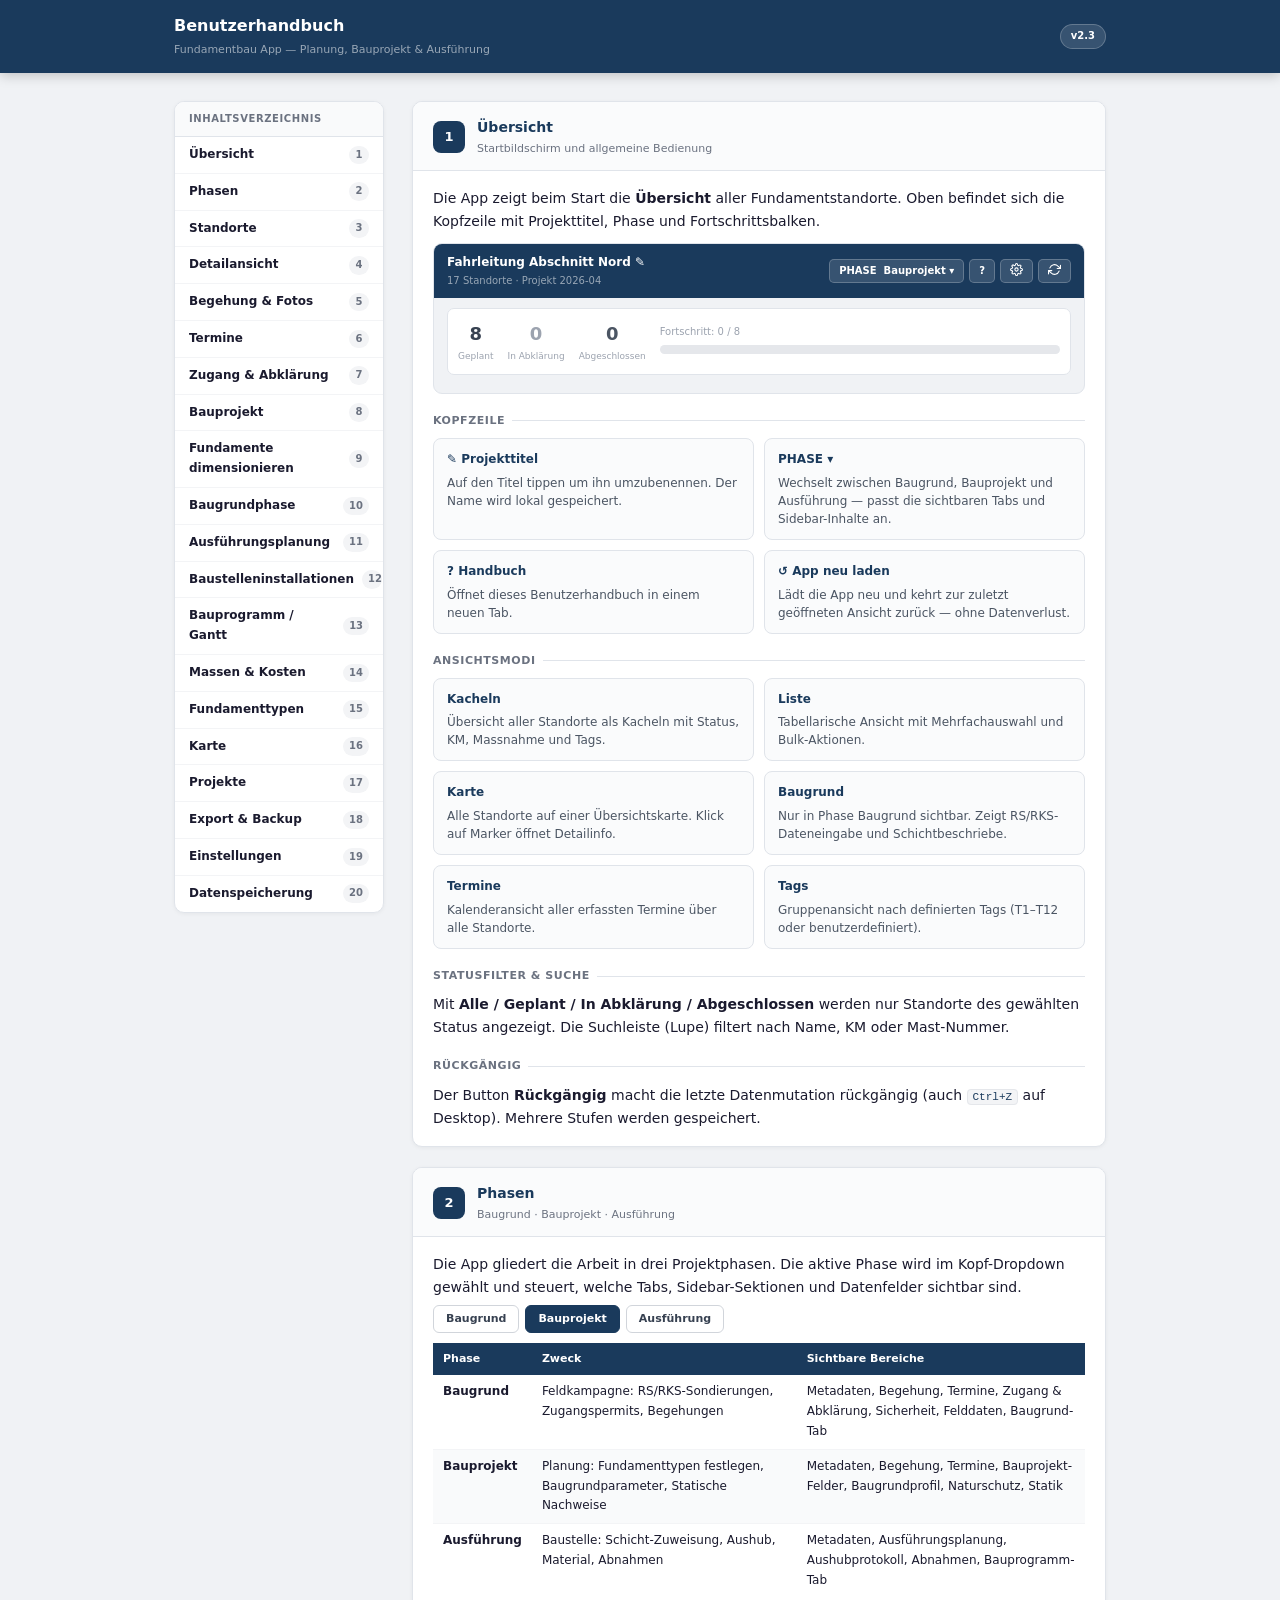
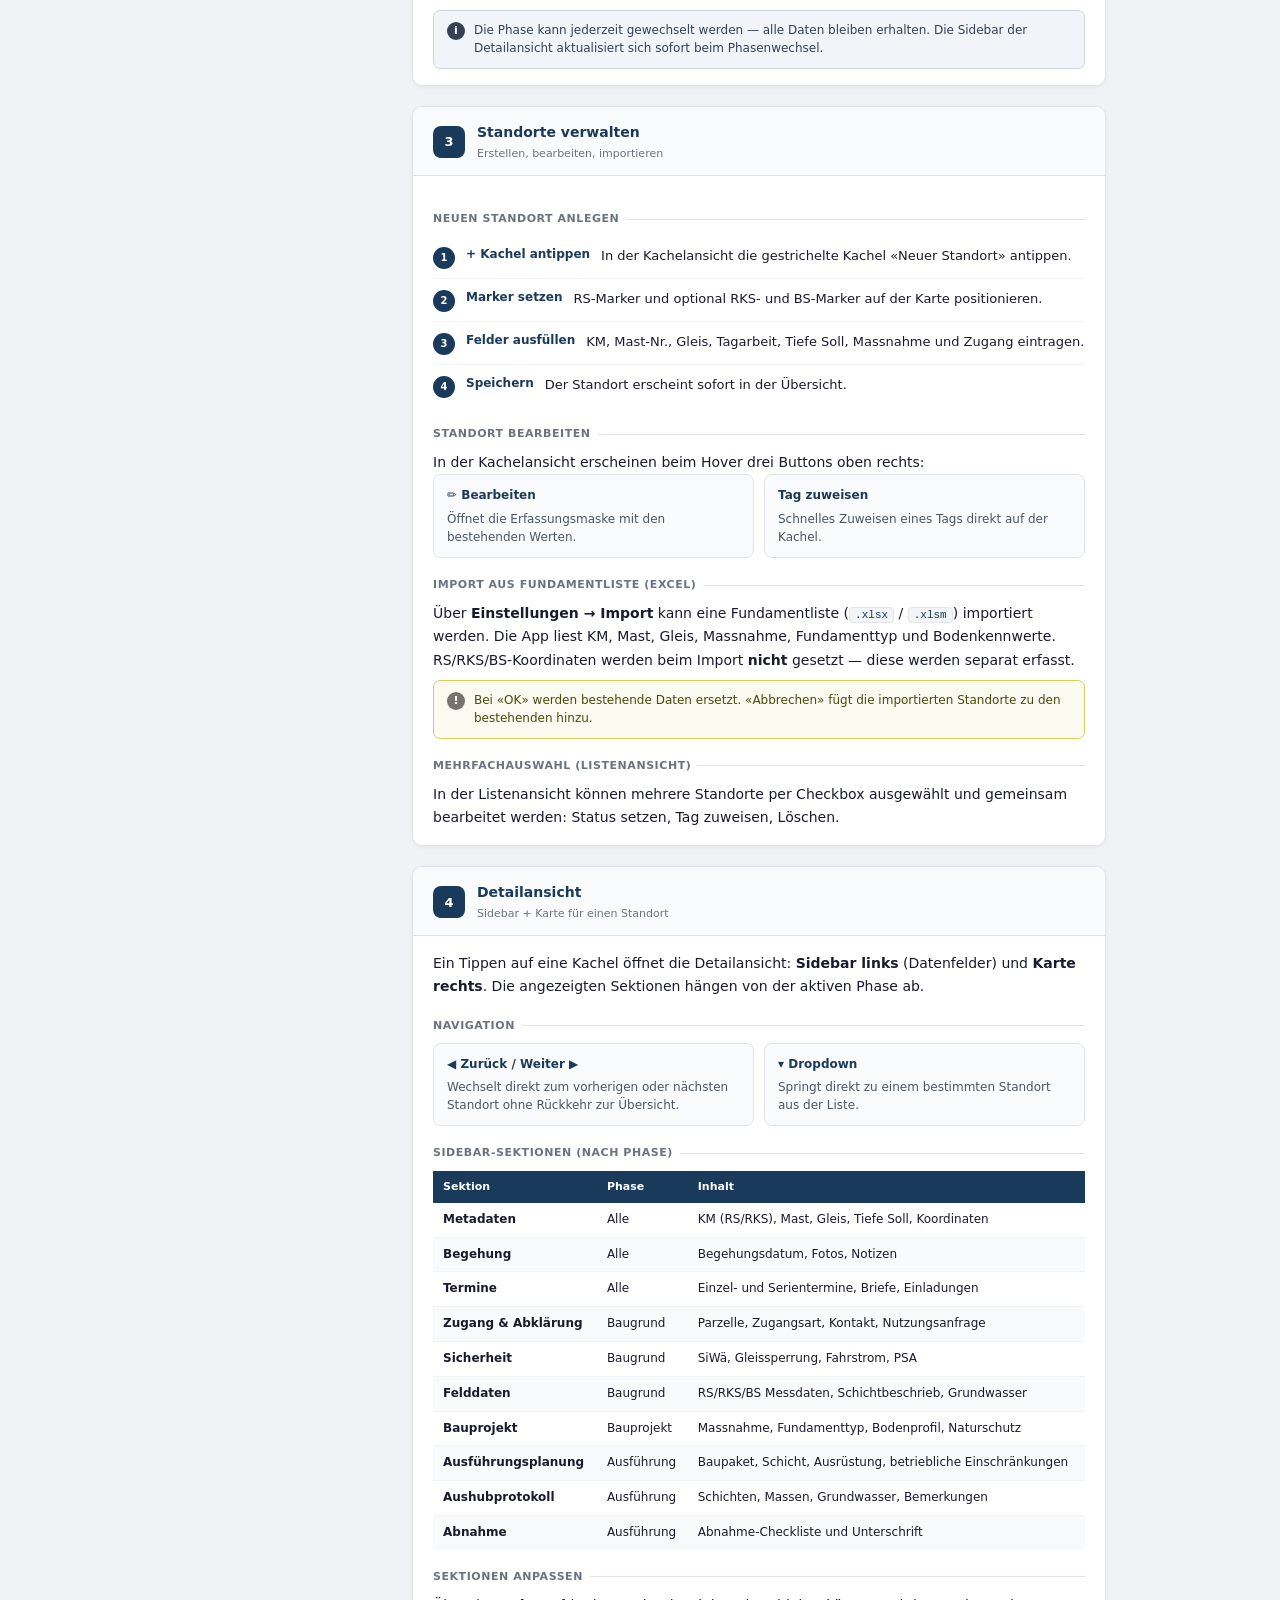
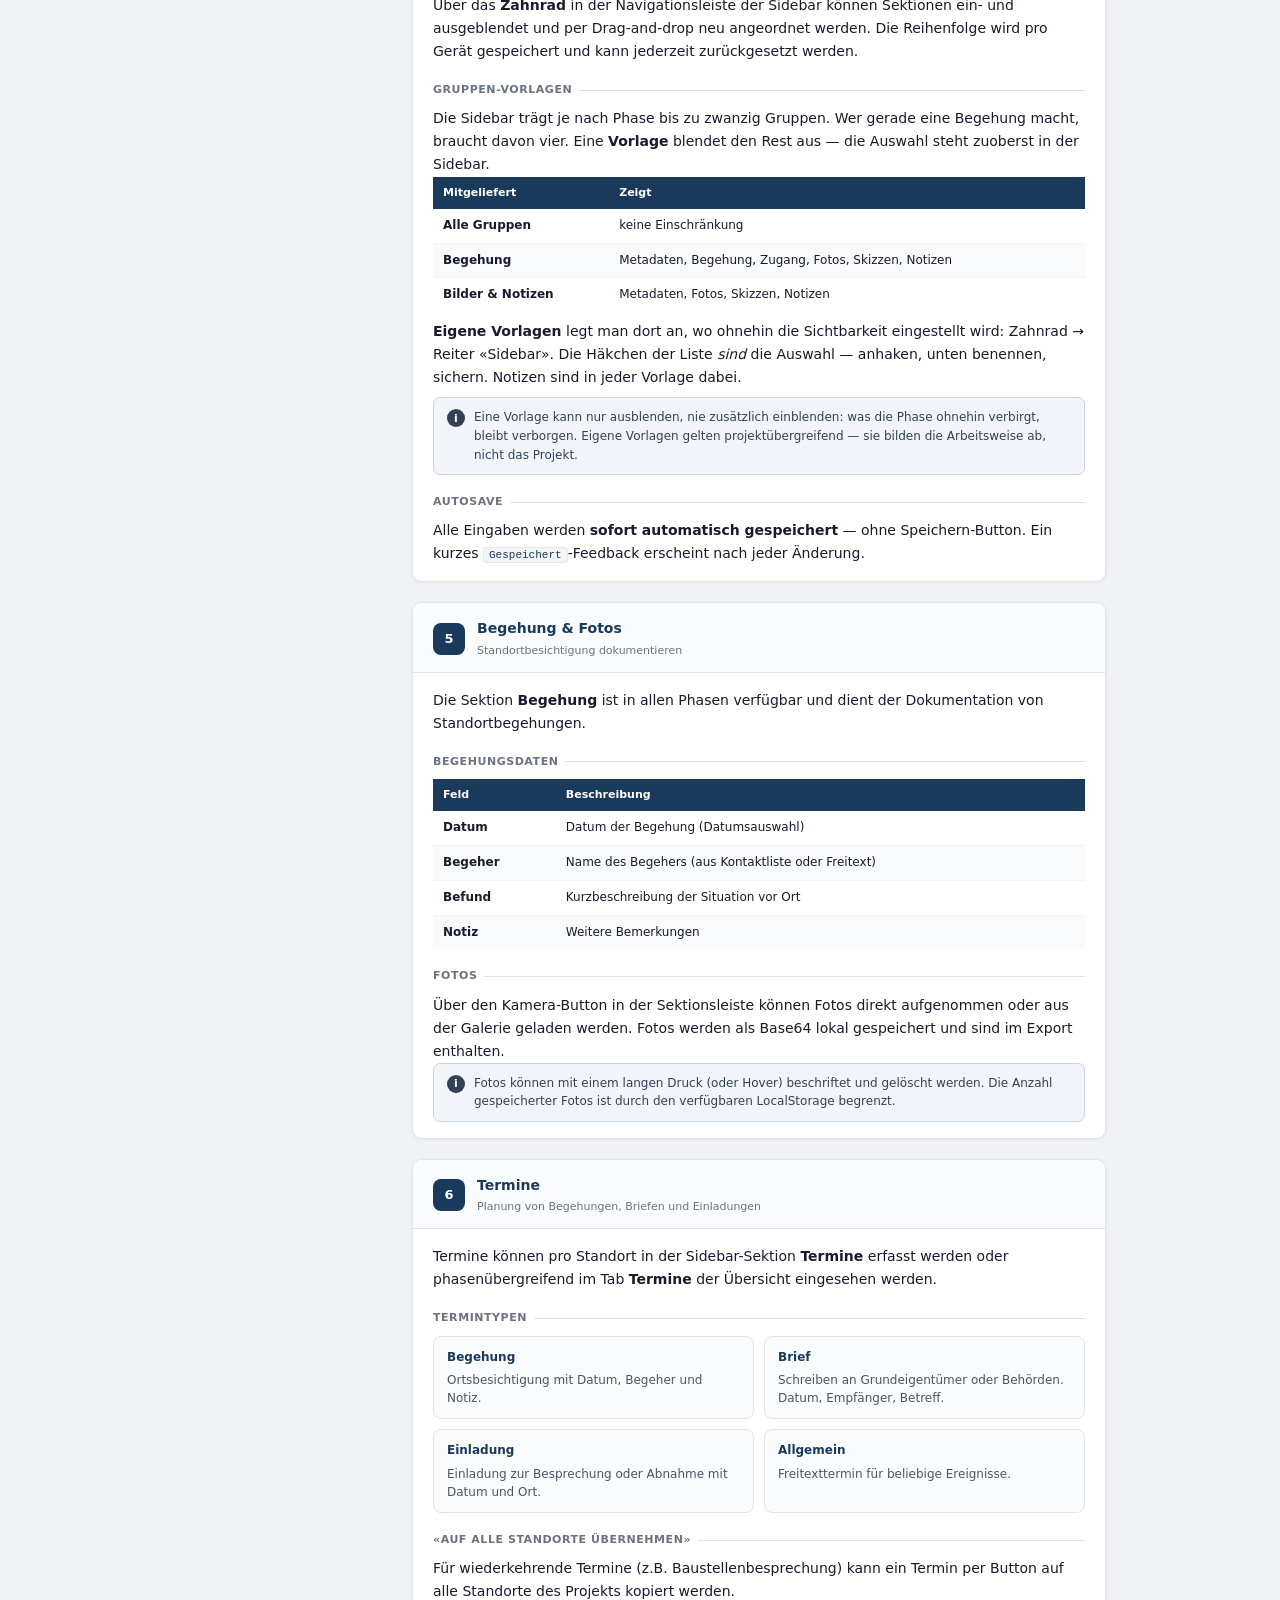
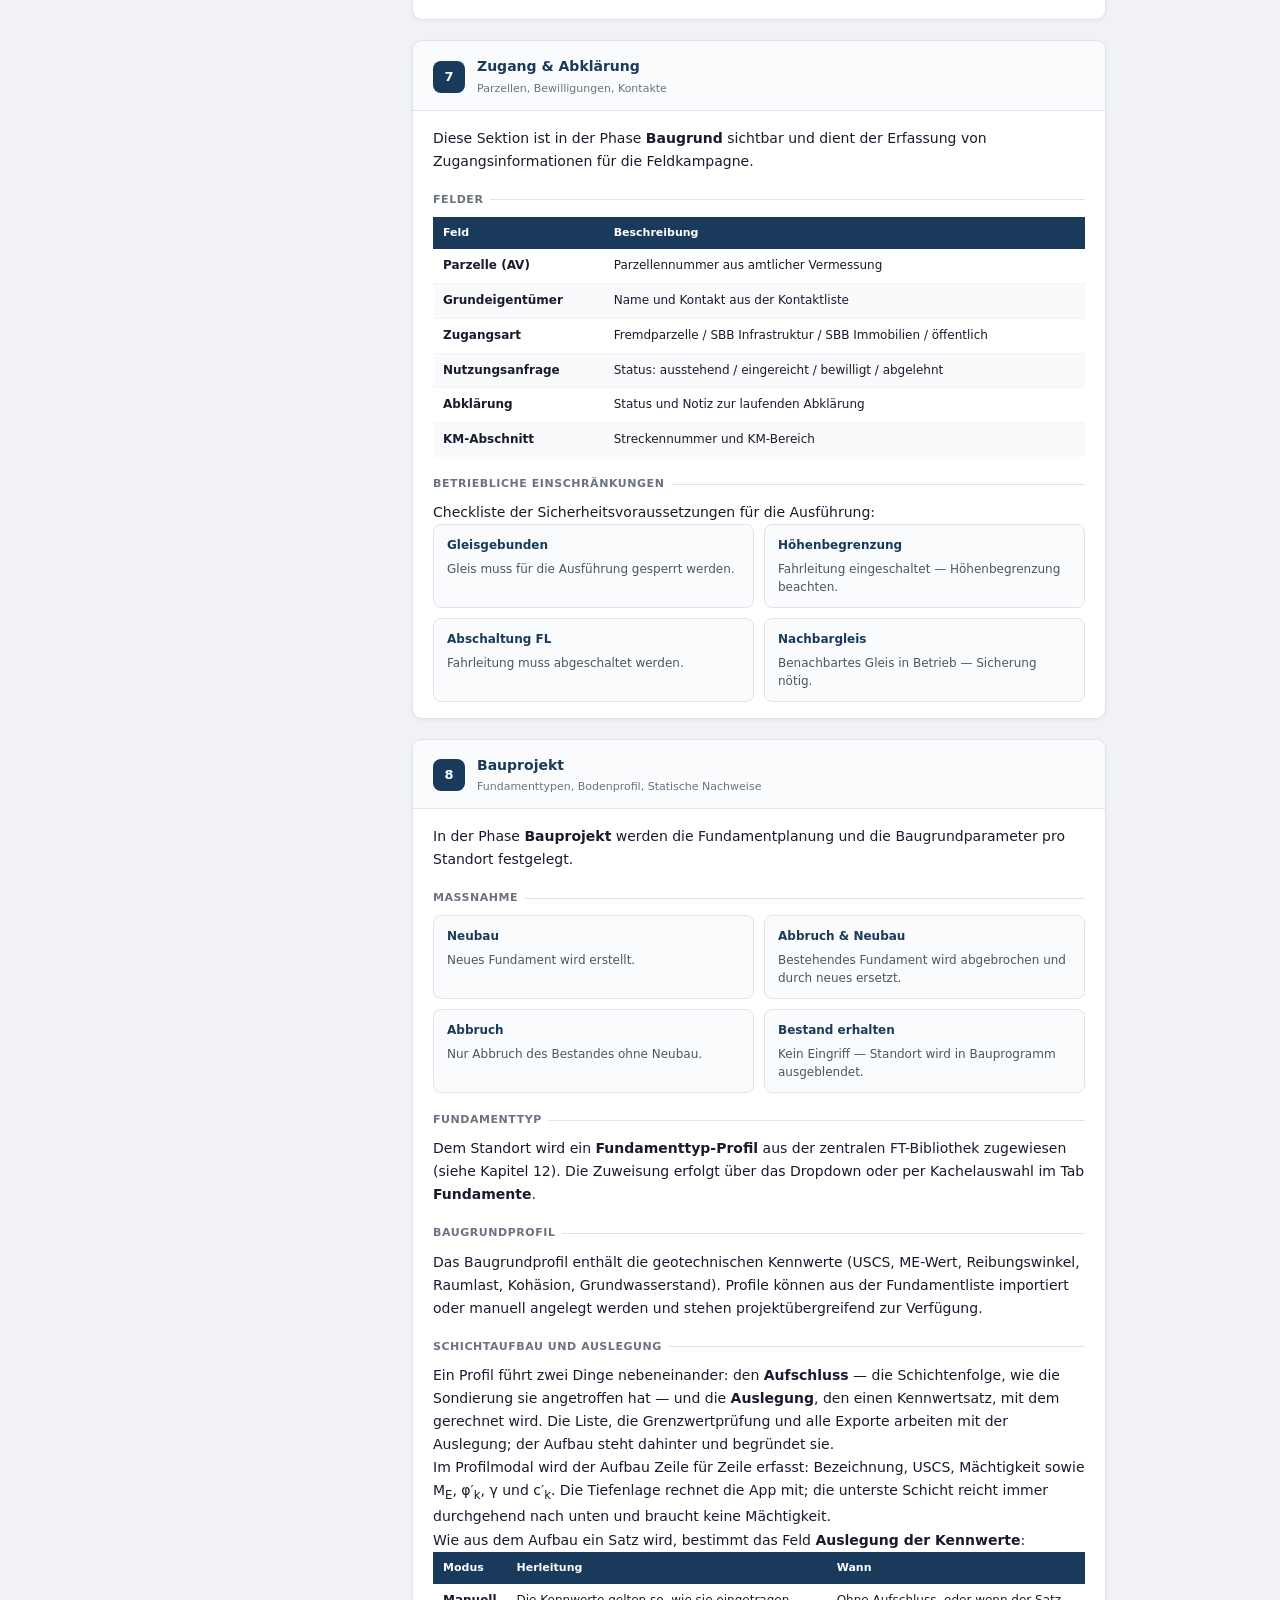
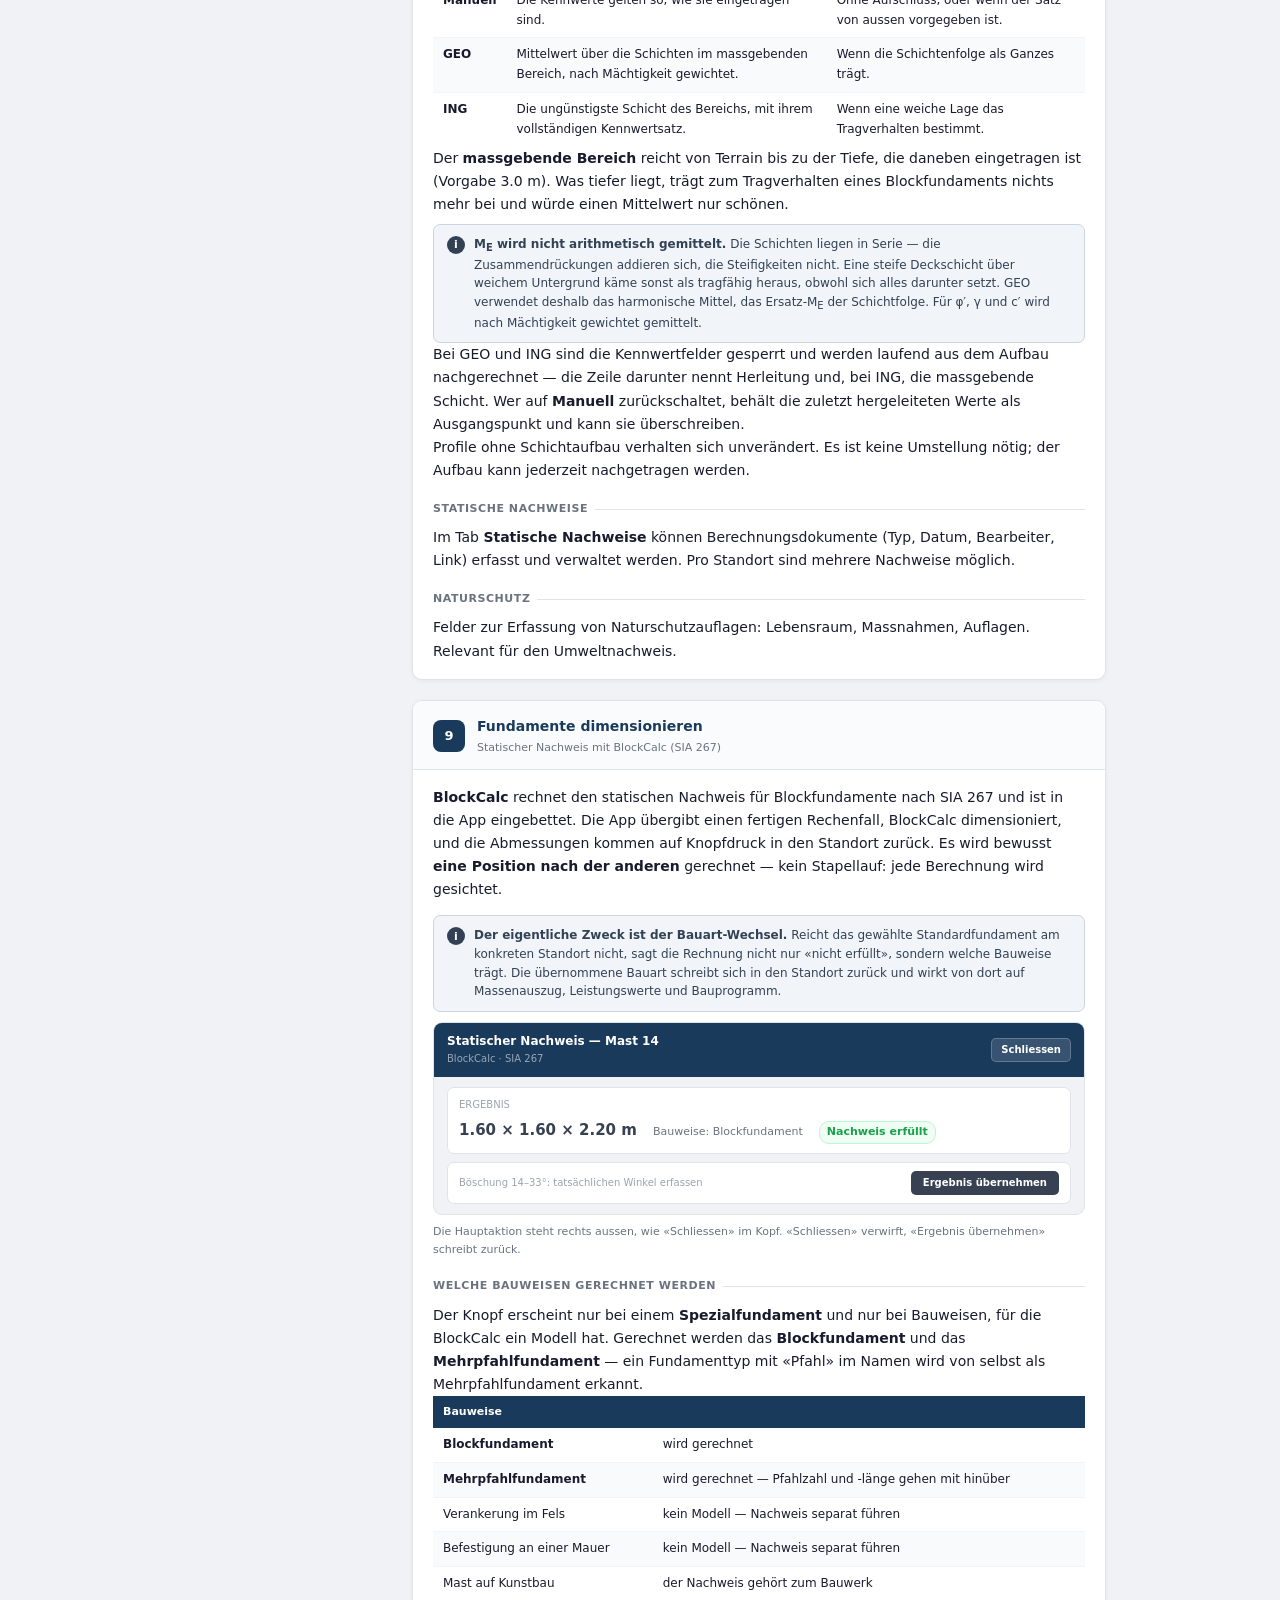
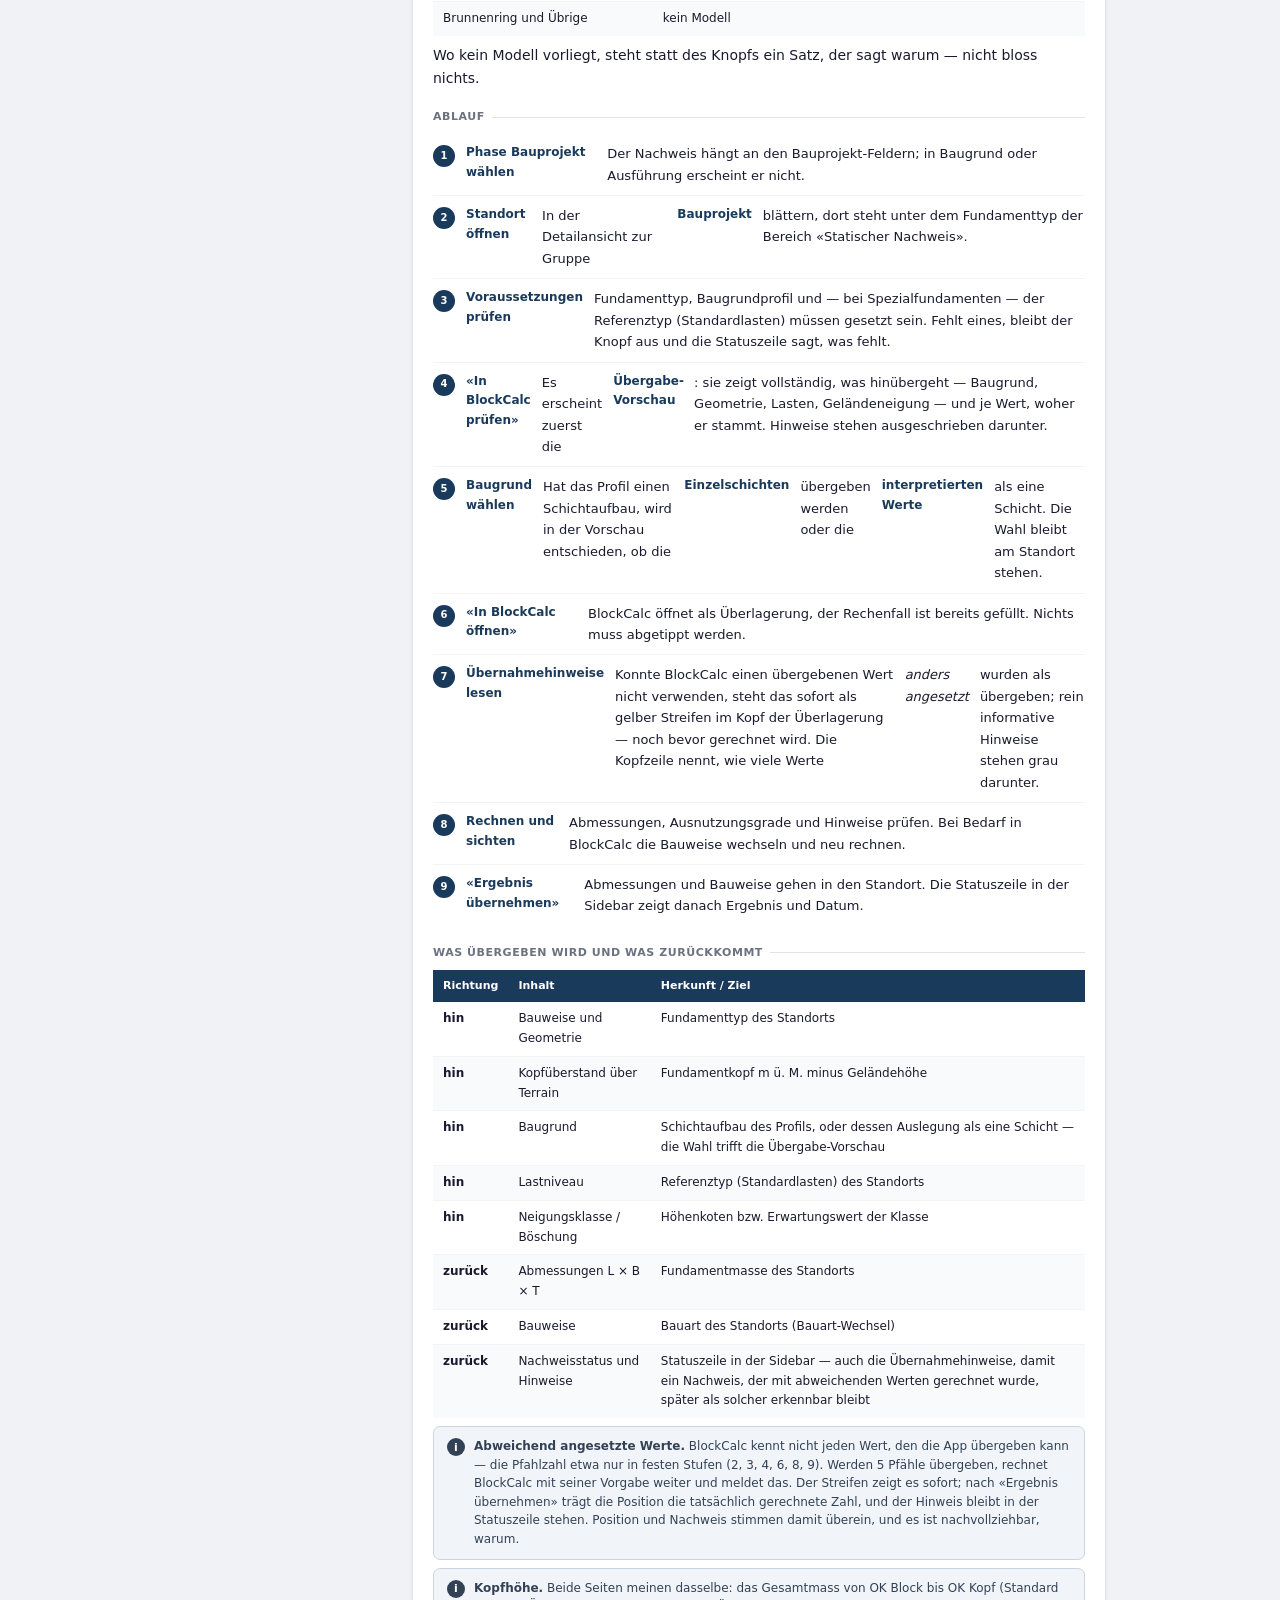
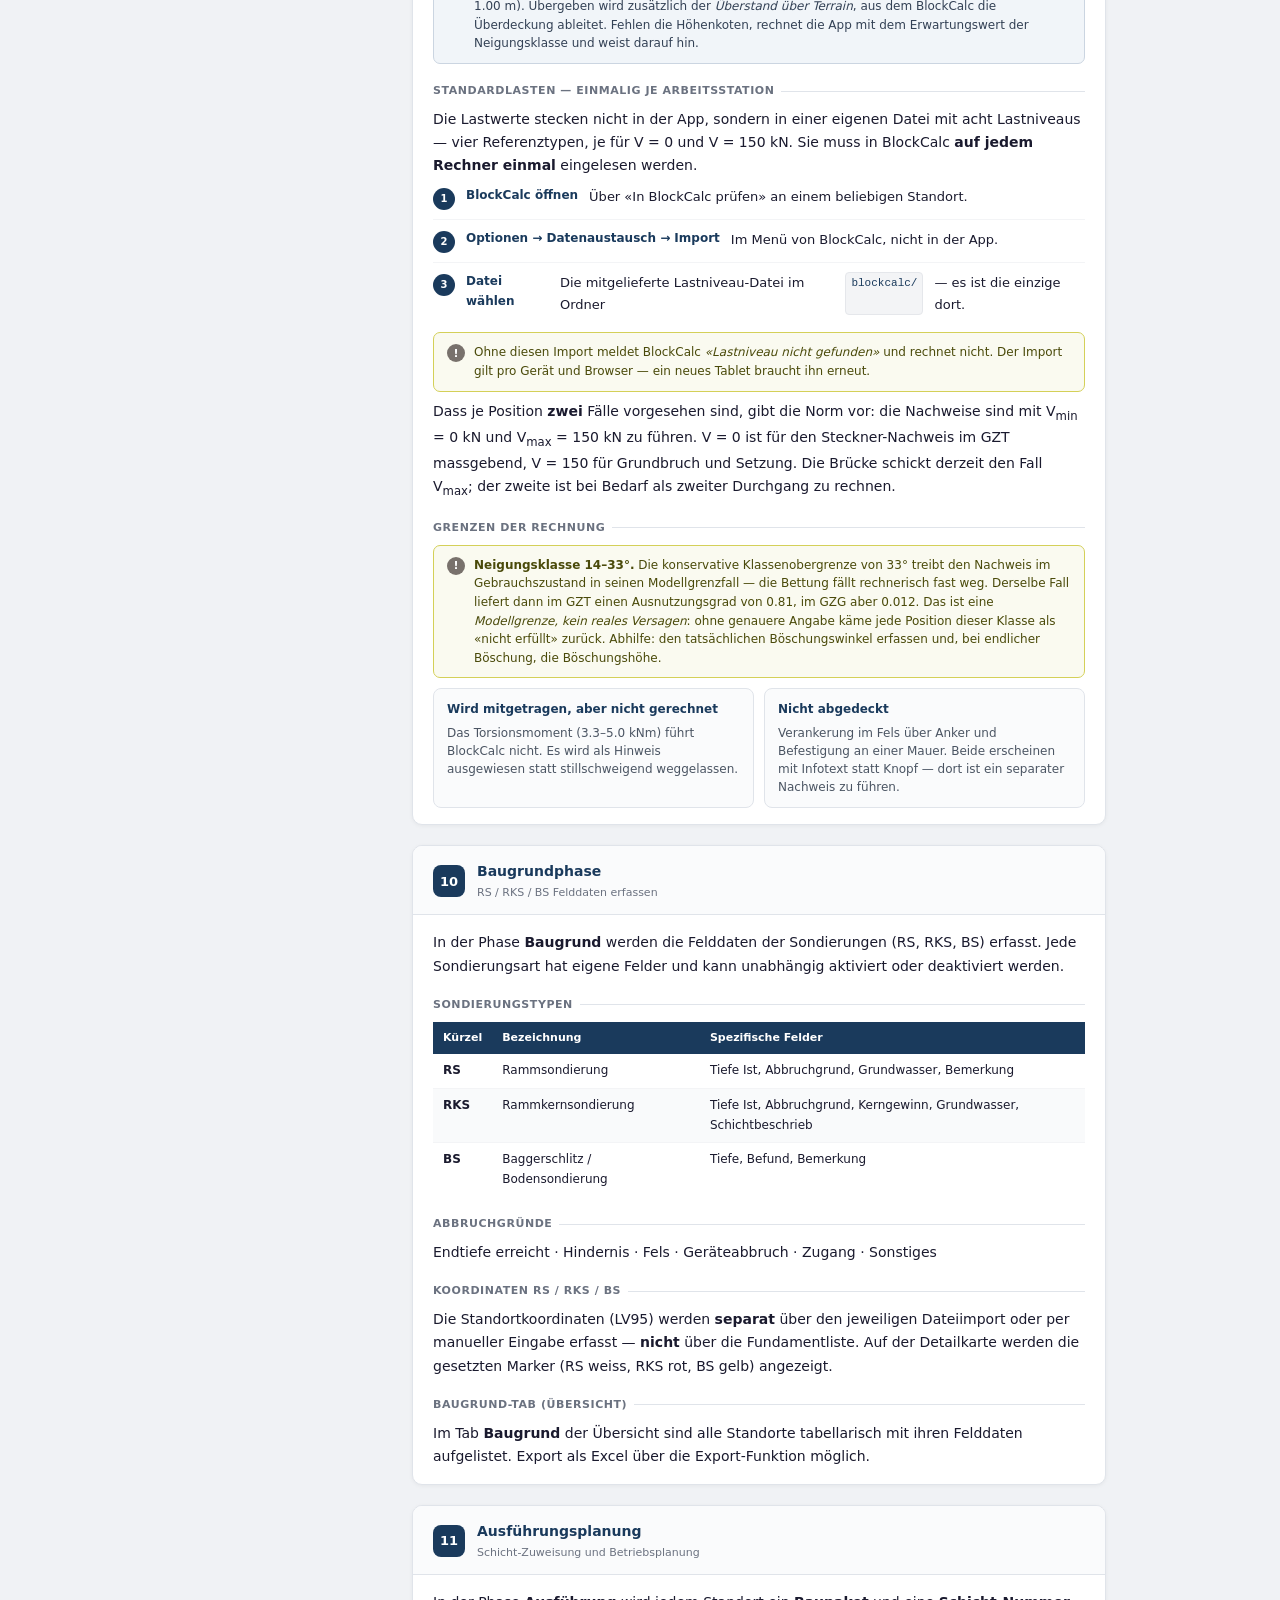
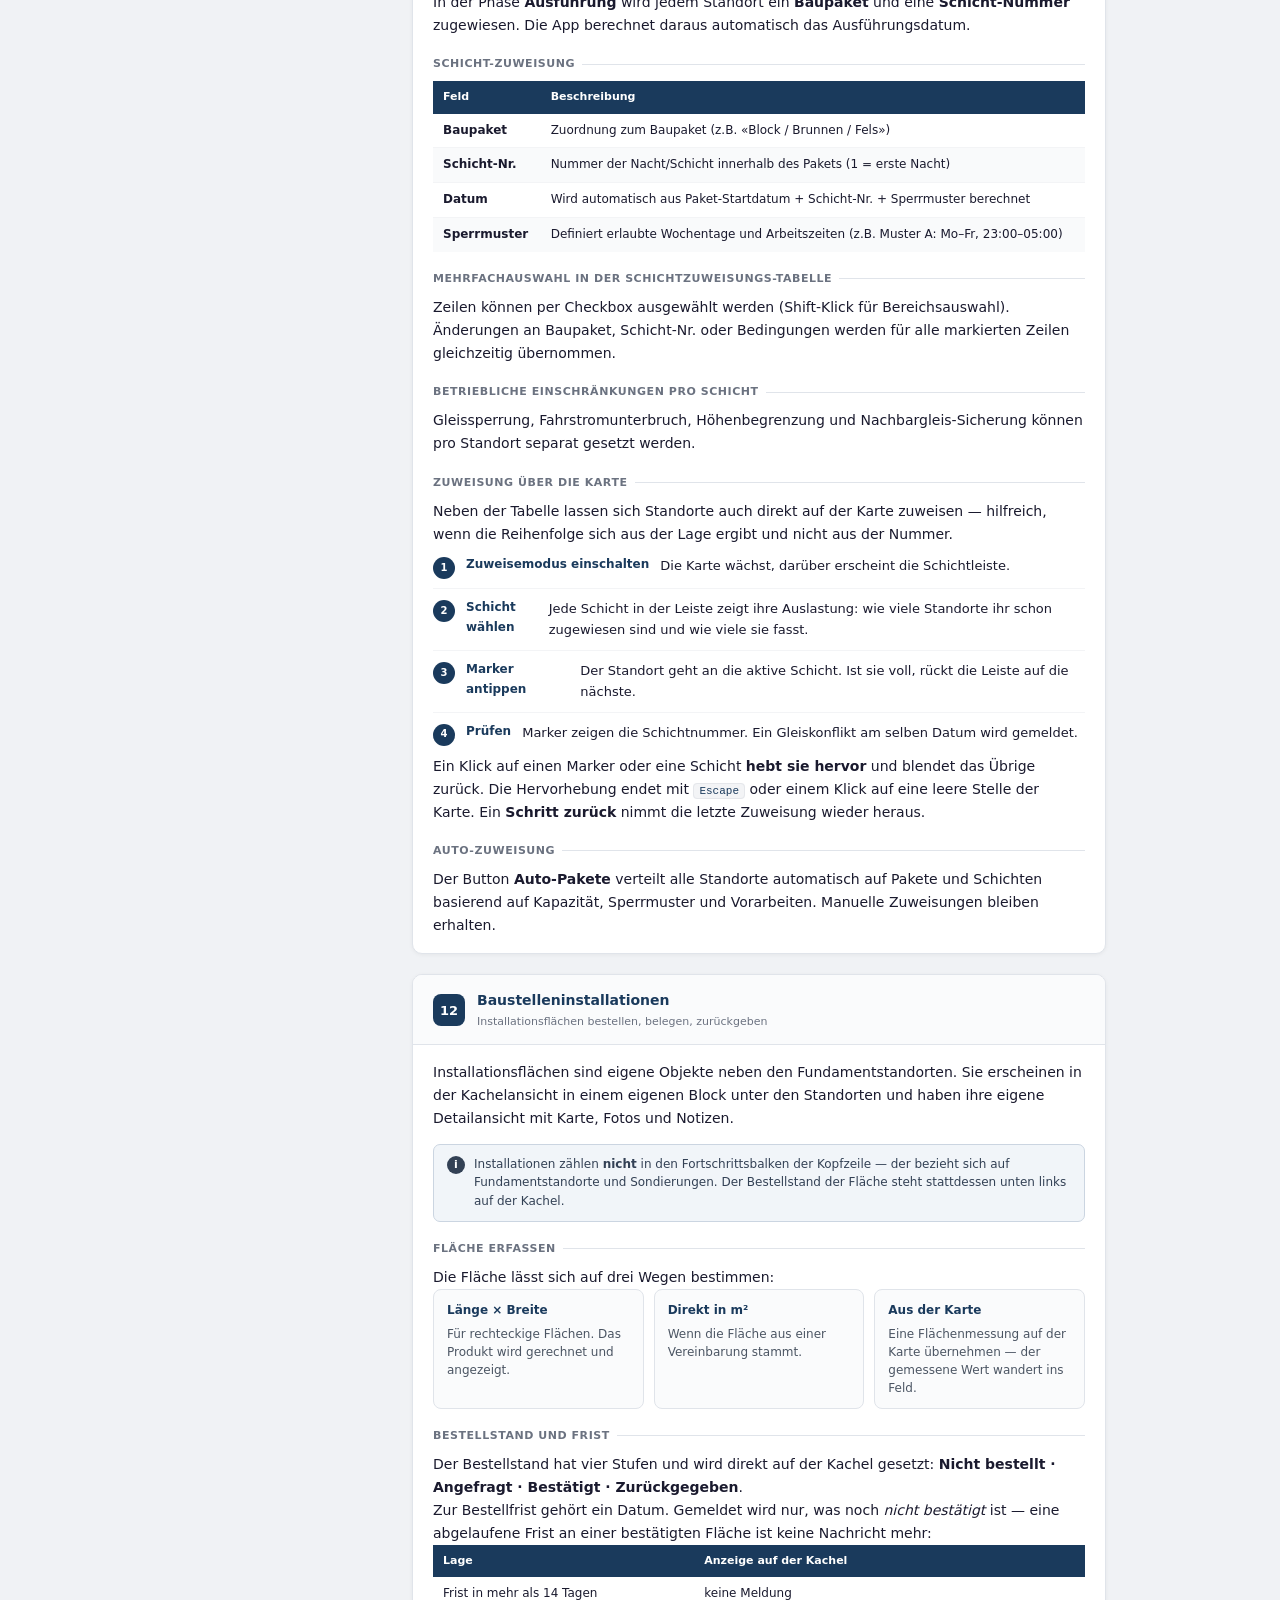
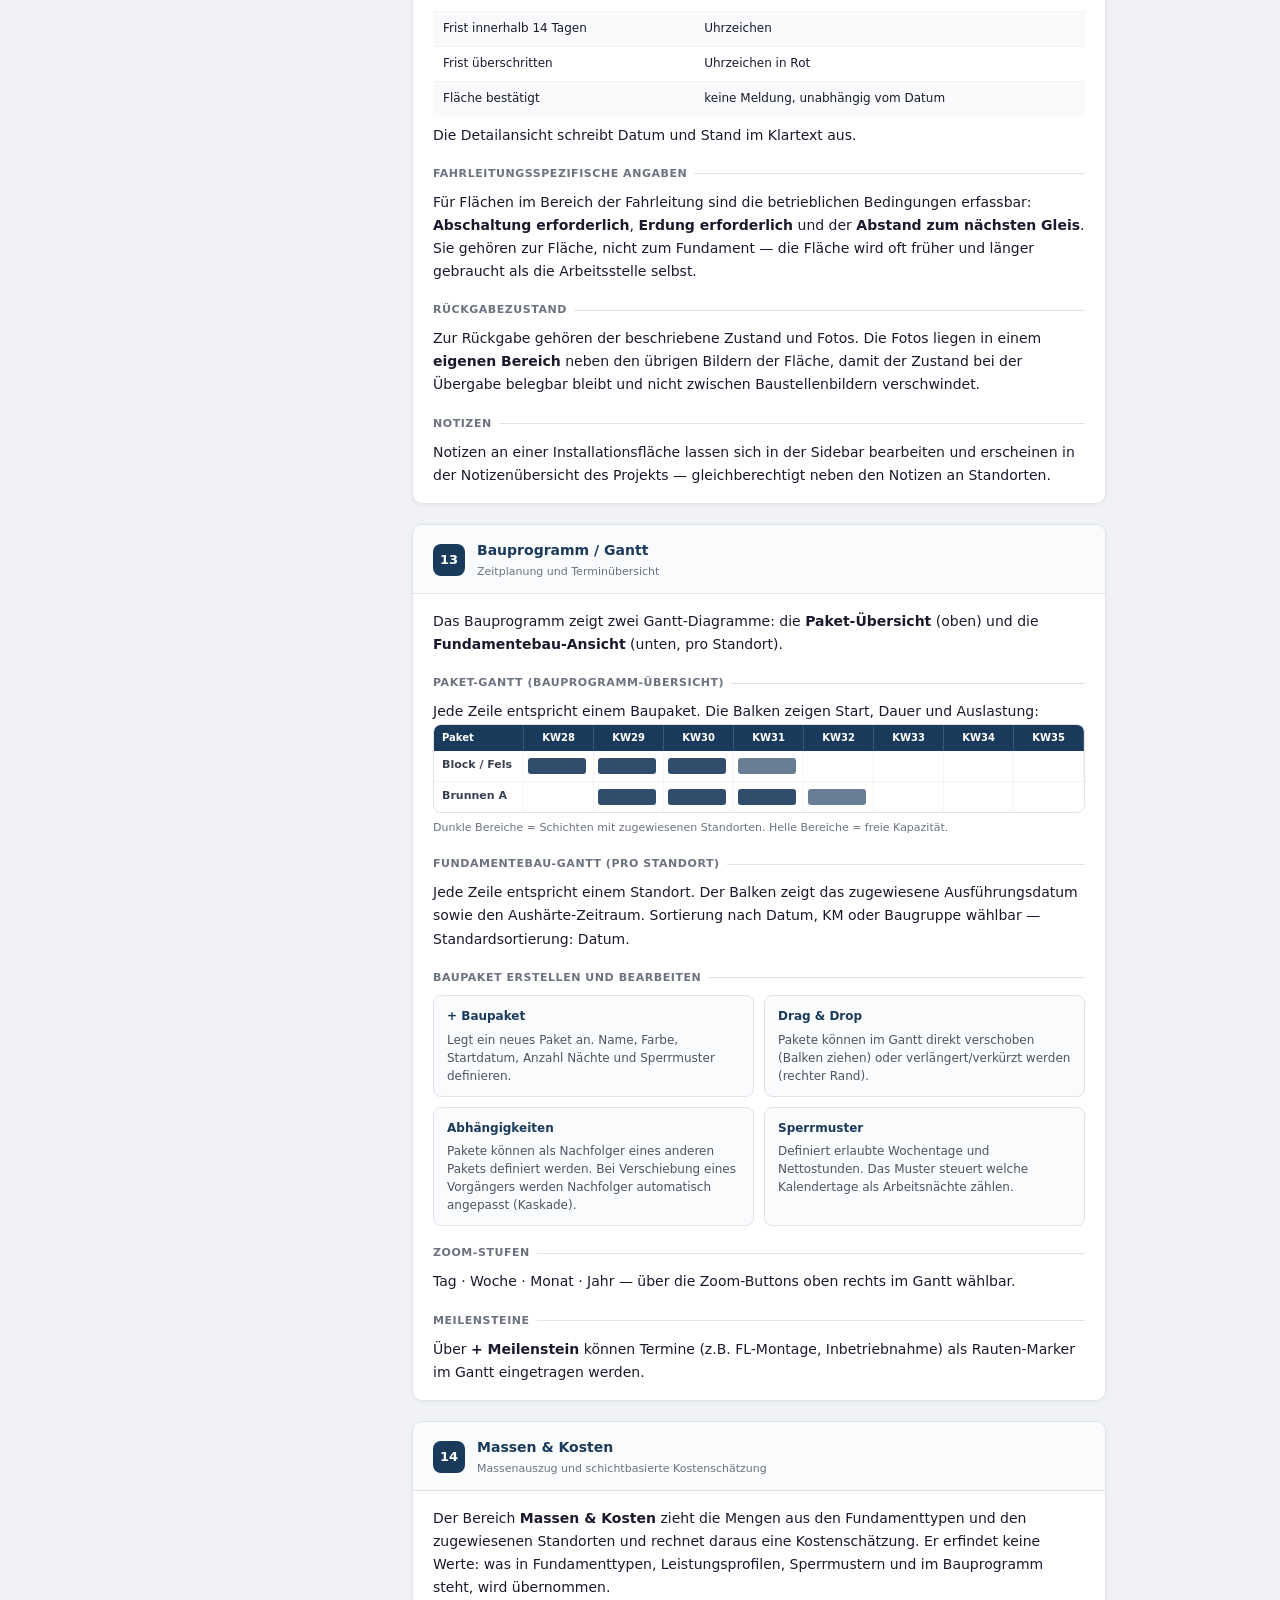
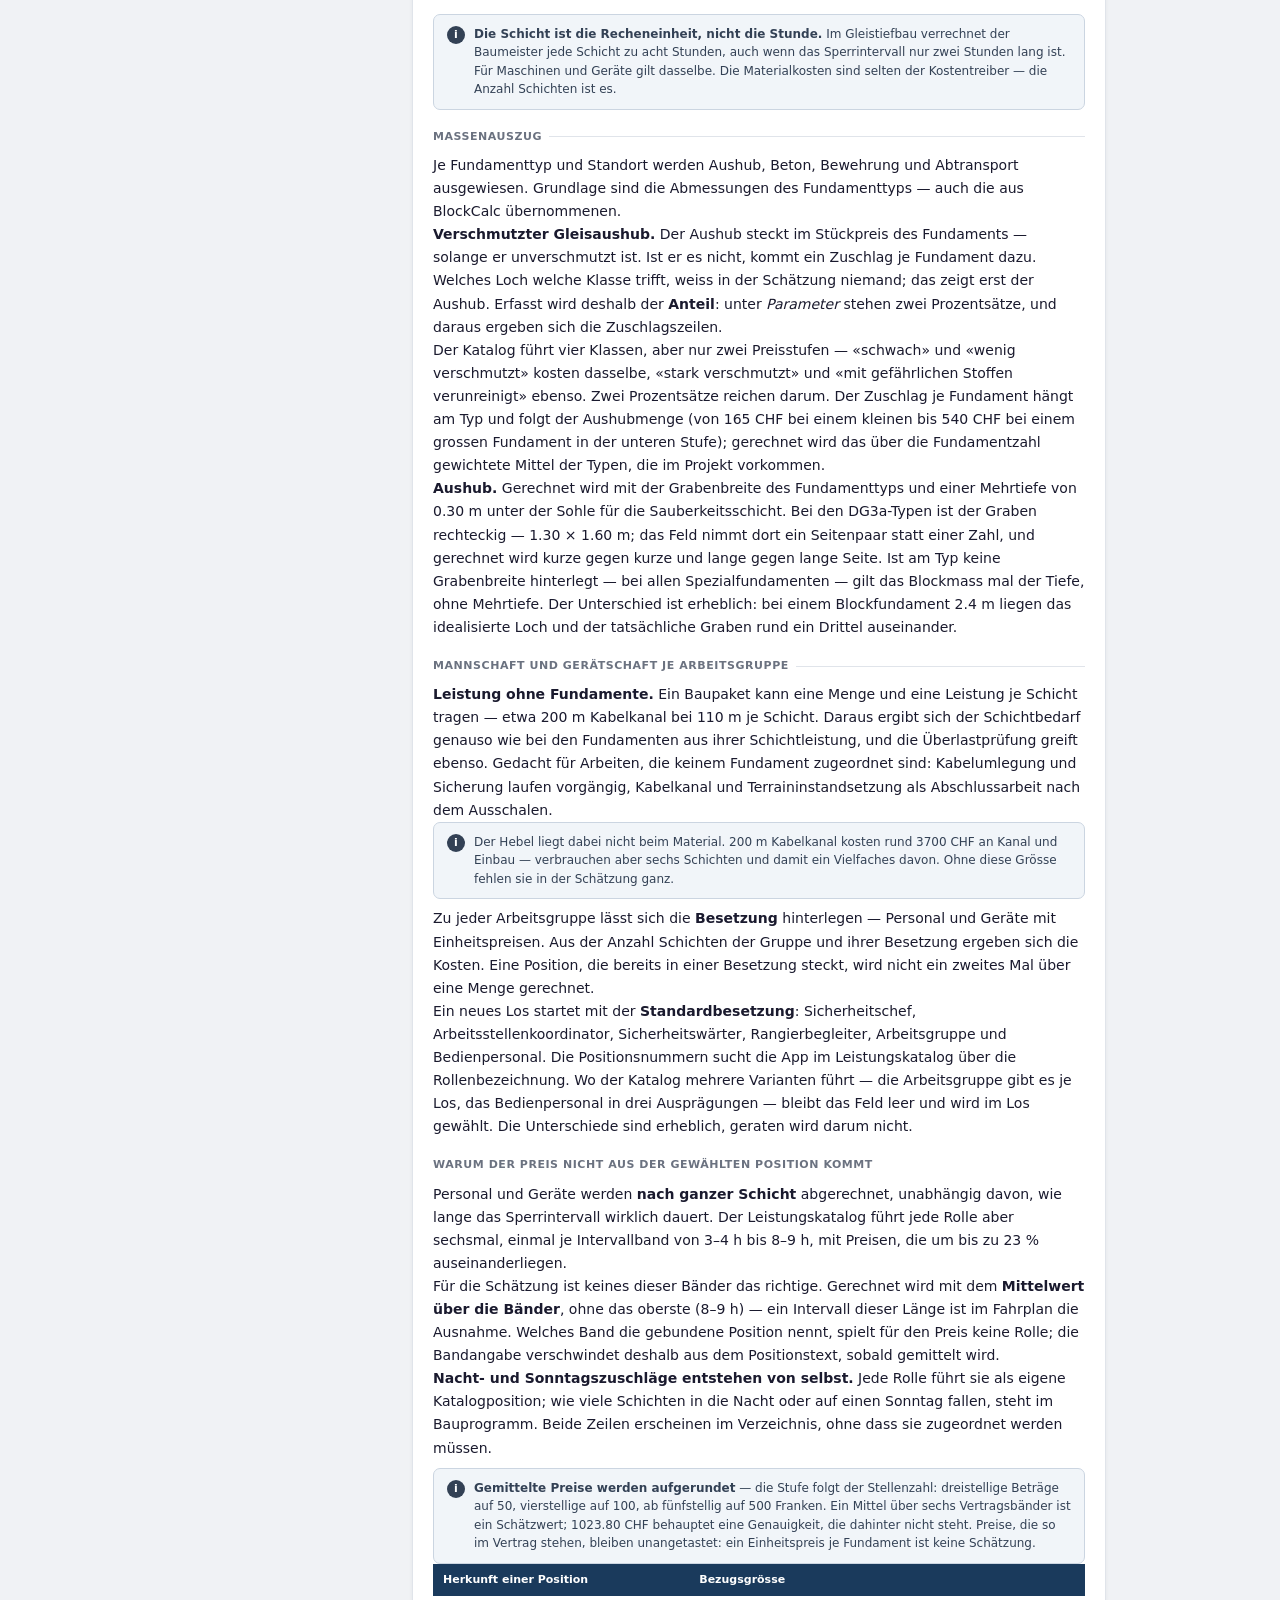
<file: manual.html>
<!DOCTYPE html>
<html lang="de">
<head>
<meta charset="UTF-8">
<meta name="viewport" content="width=device-width, initial-scale=1.0">
<title>Benutzerhandbuch – Fundamentbau App</title>
<style>
  :root {
    --brand: #1a3a5c;
    --brand-light: #2a5080;
    --bg: #f0f2f5;
    --white: #ffffff;
    --border: #e0e4ea;
    --text: #1a1a2e;
    --muted: #6b7280;
    --subtle: #9ca3af;
  }

  * { box-sizing: border-box; margin: 0; padding: 0; }

  body {
    font-family: 'Segoe UI', system-ui, sans-serif;
    background: var(--bg);
    color: var(--text);
    font-size: 14px;
    line-height: 1.65;
  }

  /* ── Header ── */
  .page-header {
    background: var(--brand);
    color: white;
    position: sticky;
    top: 0;
    z-index: 100;
    box-shadow: 0 2px 12px rgba(0,0,0,0.22);
  }
  .page-header-inner {
    max-width: 980px;
    margin: 0 auto;
    padding: 13px 24px;
    display: flex;
    align-items: center;
    justify-content: space-between;
    gap: 16px;
  }
  .page-header h1 { font-size: 16px; font-weight: 700; }
  .page-header p  { font-size: 11px; opacity: 0.55; margin-top: 2px; }
  .header-badge {
    font-size: 10px; font-weight: 700; padding: 3px 10px;
    background: rgba(255,255,255,0.13); border: 1px solid rgba(255,255,255,0.22);
    border-radius: 20px; white-space: nowrap;
  }

  /* ── Layout ── */
  .layout {
    max-width: 980px;
    margin: 0 auto;
    padding: 28px 24px;
    display: grid;
    grid-template-columns: 210px 1fr;
    gap: 28px;
    align-items: start;
  }

  /* ── Sidebar Nav ── */
  .sidebar {
    position: sticky;
    top: 64px;
    background: white;
    border-radius: 10px;
    border: 1px solid var(--border);
    overflow: hidden;
    box-shadow: 0 1px 4px rgba(0,0,0,0.05);
  }
  .sidebar-title {
    padding: 9px 14px;
    font-size: 10px;
    font-weight: 700;
    text-transform: uppercase;
    letter-spacing: 0.06em;
    color: var(--muted);
    background: #f9fafb;
    border-bottom: 1px solid var(--border);
  }
  .sidebar nav a {
    display: flex;
    align-items: center;
    gap: 8px;
    padding: 8px 14px;
    font-size: 12px;
    font-weight: 600;
    color: var(--text);
    text-decoration: none;
    border-bottom: 1px solid #f3f4f6;
    transition: background 0.1s, color 0.1s;
  }
  .sidebar nav a:last-child { border-bottom: none; }
  .sidebar nav a:hover { background: #f1f5f9; color: var(--brand); }
  .sidebar nav a .nav-num {
    margin-left: auto;
    font-size: 10px;
    font-weight: 700;
    color: var(--muted);
    background: #f3f4f6;
    padding: 1px 6px;
    border-radius: 10px;
    min-width: 20px;
    text-align: center;
  }

  /* ── Main Content ── */
  .content { min-width: 0; }

  /* ── Section ── */
  .section {
    background: white;
    border-radius: 10px;
    border: 1px solid var(--border);
    margin-bottom: 20px;
    overflow: hidden;
    box-shadow: 0 1px 4px rgba(0,0,0,0.05);
  }
  .section-header {
    padding: 14px 20px 12px;
    border-bottom: 1px solid var(--border);
    display: flex;
    align-items: center;
    gap: 12px;
    background: #fafbfc;
  }
  .section-num {
    width: 32px; height: 32px;
    background: var(--brand);
    border-radius: 8px;
    display: flex; align-items: center; justify-content: center;
    color: white; font-size: 13px; font-weight: 700;
    flex-shrink: 0;
  }
  .section-header h2 { font-size: 14px; font-weight: 700; color: var(--brand); }
  .section-header p  { font-size: 11px; color: var(--muted); margin-top: 1px; }
  .section-body { padding: 16px 20px; }
  .section-body > * + * { margin-top: 14px; }

  /* ── Subsection ── */
  .sub { margin-top: 18px; }
  .sub h3 {
    font-size: 11px; font-weight: 700; text-transform: uppercase;
    letter-spacing: 0.05em; color: var(--muted); margin-bottom: 8px;
    display: flex; align-items: center; gap: 7px;
  }
  .sub h3::after { content: ''; flex: 1; height: 1px; background: var(--border); }

  /* ── Info boxes ── */
  .info-box {
    padding: 10px 13px; border-radius: 7px;
    font-size: 12px; line-height: 1.55;
    display: flex; gap: 9px; align-items: flex-start;
  }
  .ib-icon {
    font-size: 11px; font-weight: 700;
    width: 18px; height: 18px; border-radius: 50%;
    display: flex; align-items: center; justify-content: center;
    flex-shrink: 0; margin-top: 1px;
  }
  .info-tip  { background: #f1f5f9; border: 1px solid #cbd5e1; color: #334155; }
  .info-tip  .ib-icon { background: #334155; color: white; }
  .info-warn { background: #fafaf0; border: 1px solid #d4d058; color: #4a4a0a; }
  .info-warn .ib-icon { background: #78716c; color: white; }
  .info-ok   { background: #f0faf4; border: 1px solid #bbddc9; color: #1a4a2e; }
  .info-ok   .ib-icon { background: #374151; color: white; }

  /* ── Two column ── */
  .two-col { display: grid; grid-template-columns: 1fr 1fr; gap: 10px; }
  .three-col { display: grid; grid-template-columns: 1fr 1fr 1fr; gap: 10px; }

  /* ── Feature card ── */
  .feat-card {
    border: 1px solid var(--border); border-radius: 8px;
    padding: 11px 13px; background: #fafbfc;
  }
  .feat-card h4 { font-size: 12px; font-weight: 700; color: var(--brand); margin-bottom: 4px; }
  .feat-card p  { font-size: 12px; color: #4b5563; line-height: 1.5; }

  /* ── Step list ── */
  .steps { list-style: none; counter-reset: steps; }
  .steps li {
    counter-increment: steps;
    display: flex; gap: 11px;
    padding: 9px 0;
    border-bottom: 1px solid #f3f4f6;
    font-size: 13px;
  }
  .steps li:last-child { border-bottom: none; }
  .steps li::before {
    content: counter(steps);
    min-width: 22px; height: 22px;
    background: var(--brand); color: white;
    border-radius: 50%; font-size: 10px; font-weight: 700;
    display: flex; align-items: center; justify-content: center;
    flex-shrink: 0; margin-top: 2px;
  }
  .steps li strong { display: block; font-size: 12px; color: var(--brand); margin-bottom: 2px; }

  /* ── Table ── */
  .data-table { width: 100%; border-collapse: collapse; font-size: 12px; }
  .data-table th {
    background: var(--brand); color: white;
    padding: 7px 10px; text-align: left; font-size: 11px; font-weight: 700;
  }
  .data-table td { padding: 7px 10px; border-bottom: 1px solid #f3f4f6; vertical-align: top; }
  .data-table tr:last-child td { border-bottom: none; }
  .data-table tr:nth-child(even) td { background: #f9fafb; }

  /* ── Badge ── */
  .badge {
    display: inline-flex; align-items: center;
    padding: 1px 7px; border-radius: 10px;
    font-size: 11px; font-weight: 700;
    background: #f3f4f6; color: #374151; border: 1px solid #e5e7eb;
  }
  .badge-phase {
    padding: 2px 8px; border-radius: 5px; font-size: 11px; font-weight: 700;
    background: #1a3a5c; color: white;
  }

  /* ── Mockup UI ── */
  .mockup {
    border: 1px solid var(--border);
    border-radius: 9px; overflow: hidden;
    background: var(--bg); margin: 10px 0;
    font-size: 12px;
  }
  .mockup-bar {
    background: var(--brand);
    padding: 9px 13px;
    display: flex; align-items: center; justify-content: space-between; gap: 8px;
  }
  .mockup-bar-title { color: white; font-size: 12px; font-weight: 700; }
  .mockup-bar-sub   { color: rgba(255,255,255,0.55); font-size: 10px; }
  .mockup-btn {
    background: rgba(255,255,255,0.13);
    border: 1px solid rgba(255,255,255,0.22);
    color: white; padding: 3px 9px; border-radius: 5px;
    font-size: 10px; font-weight: 700;
  }
  .mockup-body { padding: 10px 13px; }

  /* ── Inline code ── */
  code {
    background: #f3f4f6; border: 1px solid #e5e7eb;
    padding: 1px 5px; border-radius: 4px;
    font-size: 11px; font-family: 'Courier New', monospace;
    color: var(--brand);
  }

  /* ── Progress demo ── */
  .prog-bar {
    height: 9px; background: #e5e7eb; border-radius: 5px; overflow: hidden;
    display: flex; margin: 5px 0;
  }
  .pb-g { background: #374151; }
  .pb-a { background: #9ca3af; }

  /* ── Phase chip row ── */
  .phase-row {
    display: flex; gap: 6px; flex-wrap: wrap; margin: 6px 0;
  }
  .phase-chip {
    padding: 4px 12px; border-radius: 6px; font-size: 11px; font-weight: 700;
    border: 1px solid #d1d5db; background: white; color: #374151;
  }
  .phase-chip.active {
    background: var(--brand); color: white; border-color: var(--brand);
  }

  /* ── Gantt demo bar ── */
  .gantt-demo {
    border: 1px solid var(--border); border-radius: 8px; overflow: hidden;
    font-size: 11px; background: white;
  }
  .gantt-header {
    background: var(--brand); color: white;
    display: grid; grid-template-columns: 90px repeat(8,1fr);
    font-size: 10px; font-weight: 700;
  }
  .gantt-header div { padding: 5px 4px; border-right: 1px solid rgba(255,255,255,0.15); text-align: center; }
  .gantt-header div:first-child { text-align: left; padding-left: 8px; }
  .gantt-row {
    display: grid; grid-template-columns: 90px repeat(8,1fr);
    border-bottom: 1px solid #f3f4f6;
  }
  .gantt-row:last-child { border-bottom: none; }
  .gantt-cell { padding: 5px 4px; border-right: 1px solid #f3f4f6; }
  .gantt-cell:first-child { font-weight: 600; color: #374151; padding-left: 8px; }
  .gantt-bar {
    height: 16px; border-radius: 3px; background: var(--brand);
    opacity: 0.65; margin: 2px 0;
  }
  .gantt-bar.sat { opacity: 0.9; }

  /* ── Responsive ── */
  @media (max-width: 720px) {
    .layout { grid-template-columns: 1fr; padding: 14px; gap: 14px; }
    .sidebar { position: static; }
    .two-col, .three-col { grid-template-columns: 1fr; }
  }

  /* ── Footer ── */
  .page-footer {
    max-width: 980px; margin: 0 auto;
    padding: 16px 24px 40px;
    text-align: center; font-size: 11px; color: var(--subtle);
  }
</style>
</head>
<body>

<div class="page-header">
  <div class="page-header-inner">
    <div>
      <h1>Benutzerhandbuch</h1>
      <p>Fundamentbau App — Planung, Bauprojekt &amp; Ausführung</p>
    </div>
    <span class="header-badge">v2.3</span>
  </div>
</div>

<div class="layout">

  <!-- ══════════ NAV ══════════ -->
  <div class="sidebar">
    <div class="sidebar-title">Inhaltsverzeichnis</div>
    <nav>
      <a href="#uebersicht">Übersicht<span class="nav-num">1</span></a>
      <a href="#phasen">Phasen<span class="nav-num">2</span></a>
      <a href="#standorte">Standorte<span class="nav-num">3</span></a>
      <a href="#detailansicht">Detailansicht<span class="nav-num">4</span></a>
      <a href="#begehung">Begehung &amp; Fotos<span class="nav-num">5</span></a>
      <a href="#termine">Termine<span class="nav-num">6</span></a>
      <a href="#zugang">Zugang &amp; Abklärung<span class="nav-num">7</span></a>
      <a href="#bauprojekt">Bauprojekt<span class="nav-num">8</span></a>
      <a href="#blockcalc">Fundamente dimensionieren<span class="nav-num">9</span></a>
      <a href="#baugrund">Baugrundphase<span class="nav-num">10</span></a>
      <a href="#ausfplanung">Ausführungsplanung<span class="nav-num">11</span></a>
      <a href="#installationen">Baustelleninstallationen<span class="nav-num">12</span></a>
      <a href="#bauprogramm">Bauprogramm / Gantt<span class="nav-num">13</span></a>
      <a href="#kosten">Massen &amp; Kosten<span class="nav-num">14</span></a>
      <a href="#fundamenttypen">Fundamenttypen<span class="nav-num">15</span></a>
      <a href="#karte">Karte<span class="nav-num">16</span></a>
      <a href="#projekte">Projekte<span class="nav-num">17</span></a>
      <a href="#export">Export &amp; Backup<span class="nav-num">18</span></a>
      <a href="#einstellungen">Einstellungen<span class="nav-num">19</span></a>
      <a href="#daten">Datenspeicherung<span class="nav-num">20</span></a>
    </nav>
  </div>

  <!-- ══════════ CONTENT ══════════ -->
  <div class="content">

    <!-- 1 · ÜBERSICHT -->
    <div class="section" id="uebersicht">
      <div class="section-header">
        <div class="section-num">1</div>
        <div><h2>Übersicht</h2><p>Startbildschirm und allgemeine Bedienung</p></div>
      </div>
      <div class="section-body">
        <p>Die App zeigt beim Start die <strong>Übersicht</strong> aller Fundamentstandorte. Oben befindet sich die Kopfzeile mit Projekttitel, Phase und Fortschrittsbalken.</p>

        <div class="mockup">
          <div class="mockup-bar">
            <div>
              <div class="mockup-bar-title">Fahrleitung Abschnitt Nord ✎</div>
              <div class="mockup-bar-sub">17 Standorte · Projekt 2026-04</div>
            </div>
            <div style="display:flex;gap:5px;">
              <div class="mockup-btn">PHASE &nbsp;Bauprojekt ▾</div>
              <div class="mockup-btn">?</div>
              <div class="mockup-btn"><svg width="13" height="13" viewBox="0 0 24 24" fill="none" stroke="currentColor" stroke-width="2" stroke-linecap="round" stroke-linejoin="round" style="flex-shrink:0;vertical-align:-2px;" aria-hidden="true"><circle cx="12" cy="12" r="3"/><path d="M19.4 15a1.65 1.65 0 0 0 .33 1.82l.06.06a2 2 0 1 1-2.83 2.83l-.06-.06a1.65 1.65 0 0 0-1.82-.33 1.65 1.65 0 0 0-1 1.51V21a2 2 0 0 1-4 0v-.09A1.65 1.65 0 0 0 9 19.4a1.65 1.65 0 0 0-1.82.33l-.06.06a2 2 0 1 1-2.83-2.83l.06-.06a1.65 1.65 0 0 0 .33-1.82 1.65 1.65 0 0 0-1.51-1H3a2 2 0 0 1 0-4h.09A1.65 1.65 0 0 0 4.6 9a1.65 1.65 0 0 0-.33-1.82l-.06-.06a2 2 0 1 1 2.83-2.83l.06.06A1.65 1.65 0 0 0 9 4.6a1.65 1.65 0 0 0 1-1.51V3a2 2 0 0 1 4 0v.09a1.65 1.65 0 0 0 1 1.51 1.65 1.65 0 0 0 1.82-.33l.06-.06a2 2 0 1 1 2.83 2.83l-.06.06a1.65 1.65 0 0 0-.33 1.82V9a1.65 1.65 0 0 0 1.51 1H21a2 2 0 0 1 0 4h-.09a1.65 1.65 0 0 0-1.51 1z"/></svg></div>
              <div class="mockup-btn"><svg width="13" height="13" viewBox="0 0 24 24" fill="none" stroke="currentColor" stroke-width="2" stroke-linecap="round" stroke-linejoin="round" style="flex-shrink:0;vertical-align:-2px;" aria-hidden="true"><polyline points="23 4 23 10 17 10"/><polyline points="1 20 1 14 7 14"/><path d="M3.51 9a9 9 0 0 1 14.85-3.36L23 10M1 14l4.64 4.36A9 9 0 0 0 20.49 15"/></svg></div>
            </div>
          </div>
          <div class="mockup-body">
            <div style="display:flex;gap:14px;align-items:center;padding:10px;background:white;border-radius:7px;border:1px solid var(--border);margin-bottom:8px;">
              <div style="text-align:center;"><div style="font-size:18px;font-weight:700;color:#374151;">8</div><div style="font-size:9px;color:#9ca3af;">Geplant</div></div>
              <div style="text-align:center;"><div style="font-size:18px;font-weight:700;color:#9ca3af;">0</div><div style="font-size:9px;color:#9ca3af;">In Abklärung</div></div>
              <div style="text-align:center;"><div style="font-size:18px;font-weight:700;color:#4b5563;">0</div><div style="font-size:9px;color:#9ca3af;">Abgeschlossen</div></div>
              <div style="flex:1;">
                <div style="font-size:10px;color:#9ca3af;margin-bottom:3px;">Fortschritt: 0 / 8</div>
                <div class="prog-bar"><div class="pb-g" style="width:0;"></div><div class="pb-a" style="width:0;"></div></div>
              </div>
            </div>
          </div>
        </div>

        <div class="sub">
          <h3>Kopfzeile</h3>
          <div class="two-col">
            <div class="feat-card"><h4>✎ Projekttitel</h4><p>Auf den Titel tippen um ihn umzubenennen. Der Name wird lokal gespeichert.</p></div>
            <div class="feat-card"><h4>PHASE ▾</h4><p>Wechselt zwischen Baugrund, Bauprojekt und Ausführung — passt die sichtbaren Tabs und Sidebar-Inhalte an.</p></div>
            <div class="feat-card"><h4>? Handbuch</h4><p>Öffnet dieses Benutzerhandbuch in einem neuen Tab.</p></div>
            <div class="feat-card"><h4>↺ App neu laden</h4><p>Lädt die App neu und kehrt zur zuletzt geöffneten Ansicht zurück — ohne Datenverlust.</p></div>
          </div>
        </div>

        <div class="sub">
          <h3>Ansichtsmodi</h3>
          <div class="two-col">
            <div class="feat-card"><h4>Kacheln</h4><p>Übersicht aller Standorte als Kacheln mit Status, KM, Massnahme und Tags.</p></div>
            <div class="feat-card"><h4>Liste</h4><p>Tabellarische Ansicht mit Mehrfachauswahl und Bulk-Aktionen.</p></div>
            <div class="feat-card"><h4>Karte</h4><p>Alle Standorte auf einer Übersichtskarte. Klick auf Marker öffnet Detailinfo.</p></div>
            <div class="feat-card"><h4>Baugrund</h4><p>Nur in Phase Baugrund sichtbar. Zeigt RS/RKS-Dateneingabe und Schichtbeschriebe.</p></div>
            <div class="feat-card"><h4>Termine</h4><p>Kalenderansicht aller erfassten Termine über alle Standorte.</p></div>
            <div class="feat-card"><h4>Tags</h4><p>Gruppenansicht nach definierten Tags (T1–T12 oder benutzerdefiniert).</p></div>
          </div>
        </div>

        <div class="sub">
          <h3>Statusfilter &amp; Suche</h3>
          <p>Mit <strong>Alle / Geplant / In Abklärung / Abgeschlossen</strong> werden nur Standorte des gewählten Status angezeigt. Die Suchleiste (Lupe) filtert nach Name, KM oder Mast-Nummer.</p>
        </div>

        <div class="sub">
          <h3>Rückgängig</h3>
          <p>Der Button <strong>Rückgängig</strong> macht die letzte Datenmutation rückgängig (auch <code>Ctrl+Z</code> auf Desktop). Mehrere Stufen werden gespeichert.</p>
        </div>
      </div>
    </div>

    <!-- 2 · PHASEN -->
    <div class="section" id="phasen">
      <div class="section-header">
        <div class="section-num">2</div>
        <div><h2>Phasen</h2><p>Baugrund · Bauprojekt · Ausführung</p></div>
      </div>
      <div class="section-body">
        <p>Die App gliedert die Arbeit in drei Projektphasen. Die aktive Phase wird im Kopf-Dropdown gewählt und steuert, welche Tabs, Sidebar-Sektionen und Datenfelder sichtbar sind.</p>

        <div class="phase-row">
          <div class="phase-chip">Baugrund</div>
          <div class="phase-chip active">Bauprojekt</div>
          <div class="phase-chip">Ausführung</div>
        </div>

        <table class="data-table" style="margin-top:10px;">
          <thead><tr><th>Phase</th><th>Zweck</th><th>Sichtbare Bereiche</th></tr></thead>
          <tbody>
            <tr>
              <td><strong>Baugrund</strong></td>
              <td>Feldkampagne: RS/RKS-Sondierungen, Zugangspermits, Begehungen</td>
              <td>Metadaten, Begehung, Termine, Zugang &amp; Abklärung, Sicherheit, Felddaten, Baugrund-Tab</td>
            </tr>
            <tr>
              <td><strong>Bauprojekt</strong></td>
              <td>Planung: Fundamenttypen festlegen, Baugrundparameter, Statische Nachweise</td>
              <td>Metadaten, Begehung, Termine, Bauprojekt-Felder, Baugrundprofil, Naturschutz, Statik</td>
            </tr>
            <tr>
              <td><strong>Ausführung</strong></td>
              <td>Baustelle: Schicht-Zuweisung, Aushub, Material, Abnahmen</td>
              <td>Metadaten, Ausführungsplanung, Aushubprotokoll, Abnahmen, Bauprogramm-Tab</td>
            </tr>
          </tbody>
        </table>

        <div class="info-box info-tip" style="margin-top:12px;">
          <span class="ib-icon">i</span>
          <span>Die Phase kann jederzeit gewechselt werden — alle Daten bleiben erhalten. Die Sidebar der Detailansicht aktualisiert sich sofort beim Phasenwechsel.</span>
        </div>
      </div>
    </div>

    <!-- 3 · STANDORTE -->
    <div class="section" id="standorte">
      <div class="section-header">
        <div class="section-num">3</div>
        <div><h2>Standorte verwalten</h2><p>Erstellen, bearbeiten, importieren</p></div>
      </div>
      <div class="section-body">

        <div class="sub">
          <h3>Neuen Standort anlegen</h3>
          <ol class="steps">
            <li><strong>+ Kachel antippen</strong>In der Kachelansicht die gestrichelte Kachel «Neuer Standort» antippen.</li>
            <li><strong>Marker setzen</strong>RS-Marker und optional RKS- und BS-Marker auf der Karte positionieren.</li>
            <li><strong>Felder ausfüllen</strong>KM, Mast-Nr., Gleis, Tagarbeit, Tiefe Soll, Massnahme und Zugang eintragen.</li>
            <li><strong>Speichern</strong>Der Standort erscheint sofort in der Übersicht.</li>
          </ol>
        </div>

        <div class="sub">
          <h3>Standort bearbeiten</h3>
          <p>In der Kachelansicht erscheinen beim Hover drei Buttons oben rechts:</p>
          <div class="two-col">
            <div class="feat-card"><h4>✏ Bearbeiten</h4><p>Öffnet die Erfassungsmaske mit den bestehenden Werten.</p></div>
            <div class="feat-card"><h4>Tag zuweisen</h4><p>Schnelles Zuweisen eines Tags direkt auf der Kachel.</p></div>
          </div>
        </div>

        <div class="sub">
          <h3>Import aus Fundamentliste (Excel)</h3>
          <p>Über <strong>Einstellungen → Import</strong> kann eine Fundamentliste (<code>.xlsx</code> / <code>.xlsm</code>) importiert werden. Die App liest KM, Mast, Gleis, Massnahme, Fundamenttyp und Bodenkennwerte. RS/RKS/BS-Koordinaten werden beim Import <strong>nicht</strong> gesetzt — diese werden separat erfasst.</p>
          <div class="info-box info-warn" style="margin-top:8px;">
            <span class="ib-icon">!</span>
            <span>Bei «OK» werden bestehende Daten ersetzt. «Abbrechen» fügt die importierten Standorte zu den bestehenden hinzu.</span>
          </div>
        </div>

        <div class="sub">
          <h3>Mehrfachauswahl (Listenansicht)</h3>
          <p>In der Listenansicht können mehrere Standorte per Checkbox ausgewählt und gemeinsam bearbeitet werden: Status setzen, Tag zuweisen, Löschen.</p>
        </div>
      </div>
    </div>

    <!-- 4 · DETAILANSICHT -->
    <div class="section" id="detailansicht">
      <div class="section-header">
        <div class="section-num">4</div>
        <div><h2>Detailansicht</h2><p>Sidebar + Karte für einen Standort</p></div>
      </div>
      <div class="section-body">
        <p>Ein Tippen auf eine Kachel öffnet die Detailansicht: <strong>Sidebar links</strong> (Datenfelder) und <strong>Karte rechts</strong>. Die angezeigten Sektionen hängen von der aktiven Phase ab.</p>

        <div class="sub">
          <h3>Navigation</h3>
          <div class="two-col">
            <div class="feat-card"><h4>◀ Zurück / Weiter ▶</h4><p>Wechselt direkt zum vorherigen oder nächsten Standort ohne Rückkehr zur Übersicht.</p></div>
            <div class="feat-card"><h4>▾ Dropdown</h4><p>Springt direkt zu einem bestimmten Standort aus der Liste.</p></div>
          </div>
        </div>

        <div class="sub">
          <h3>Sidebar-Sektionen (nach Phase)</h3>
          <table class="data-table">
            <thead><tr><th>Sektion</th><th>Phase</th><th>Inhalt</th></tr></thead>
            <tbody>
              <tr><td><strong>Metadaten</strong></td><td>Alle</td><td>KM (RS/RKS), Mast, Gleis, Tiefe Soll, Koordinaten</td></tr>
              <tr><td><strong>Begehung</strong></td><td>Alle</td><td>Begehungsdatum, Fotos, Notizen</td></tr>
              <tr><td><strong>Termine</strong></td><td>Alle</td><td>Einzel- und Serientermine, Briefe, Einladungen</td></tr>
              <tr><td><strong>Zugang &amp; Abklärung</strong></td><td>Baugrund</td><td>Parzelle, Zugangsart, Kontakt, Nutzungsanfrage</td></tr>
              <tr><td><strong>Sicherheit</strong></td><td>Baugrund</td><td>SiWä, Gleissperrung, Fahrstrom, PSA</td></tr>
              <tr><td><strong>Felddaten</strong></td><td>Baugrund</td><td>RS/RKS/BS Messdaten, Schichtbeschrieb, Grundwasser</td></tr>
              <tr><td><strong>Bauprojekt</strong></td><td>Bauprojekt</td><td>Massnahme, Fundamenttyp, Bodenprofil, Naturschutz</td></tr>
              <tr><td><strong>Ausführungsplanung</strong></td><td>Ausführung</td><td>Baupaket, Schicht, Ausrüstung, betriebliche Einschränkungen</td></tr>
              <tr><td><strong>Aushubprotokoll</strong></td><td>Ausführung</td><td>Schichten, Massen, Grundwasser, Bemerkungen</td></tr>
              <tr><td><strong>Abnahme</strong></td><td>Ausführung</td><td>Abnahme-Checkliste und Unterschrift</td></tr>
            </tbody>
          </table>
        </div>

        <div class="sub">
          <h3>Sektionen anpassen</h3>
          <p>Über das <strong>Zahnrad</strong> in der Navigationsleiste der Sidebar können Sektionen ein- und ausgeblendet und per Drag-and-drop neu angeordnet werden. Die Reihenfolge wird pro Gerät gespeichert und kann jederzeit zurückgesetzt werden.</p>
        </div>

        <div class="sub">
          <h3>Gruppen-Vorlagen</h3>
          <p>Die Sidebar trägt je nach Phase bis zu zwanzig Gruppen. Wer gerade eine Begehung macht, braucht davon vier. Eine <strong>Vorlage</strong> blendet den Rest aus — die Auswahl steht zuoberst in der Sidebar.</p>
          <table class="data-table">
            <thead><tr><th>Mitgeliefert</th><th>Zeigt</th></tr></thead>
            <tbody>
              <tr><td><strong>Alle Gruppen</strong></td><td>keine Einschränkung</td></tr>
              <tr><td><strong>Begehung</strong></td><td>Metadaten, Begehung, Zugang, Fotos, Skizzen, Notizen</td></tr>
              <tr><td><strong>Bilder &amp; Notizen</strong></td><td>Metadaten, Fotos, Skizzen, Notizen</td></tr>
            </tbody>
          </table>
          <p style="margin-top:8px;"><strong>Eigene Vorlagen</strong> legt man dort an, wo ohnehin die Sichtbarkeit eingestellt wird: Zahnrad → Reiter «Sidebar». Die Häkchen der Liste <em>sind</em> die Auswahl — anhaken, unten benennen, sichern. Notizen sind in jeder Vorlage dabei.</p>
          <div class="info-box info-tip" style="margin-top:8px;">
            <span class="ib-icon">i</span>
            <span>Eine Vorlage kann nur ausblenden, nie zusätzlich einblenden: was die Phase ohnehin verbirgt, bleibt verborgen. Eigene Vorlagen gelten projektübergreifend — sie bilden die Arbeitsweise ab, nicht das Projekt.</span>
          </div>
        </div>

        <div class="sub">
          <h3>Autosave</h3>
          <p>Alle Eingaben werden <strong>sofort automatisch gespeichert</strong> — ohne Speichern-Button. Ein kurzes <code>Gespeichert</code>-Feedback erscheint nach jeder Änderung.</p>
        </div>
      </div>
    </div>

    <!-- 5 · BEGEHUNG & FOTOS -->
    <div class="section" id="begehung">
      <div class="section-header">
        <div class="section-num">5</div>
        <div><h2>Begehung &amp; Fotos</h2><p>Standortbesichtigung dokumentieren</p></div>
      </div>
      <div class="section-body">
        <p>Die Sektion <strong>Begehung</strong> ist in allen Phasen verfügbar und dient der Dokumentation von Standortbegehungen.</p>

        <div class="sub">
          <h3>Begehungsdaten</h3>
          <table class="data-table">
            <thead><tr><th>Feld</th><th>Beschreibung</th></tr></thead>
            <tbody>
              <tr><td><strong>Datum</strong></td><td>Datum der Begehung (Datumsauswahl)</td></tr>
              <tr><td><strong>Begeher</strong></td><td>Name des Begehers (aus Kontaktliste oder Freitext)</td></tr>
              <tr><td><strong>Befund</strong></td><td>Kurzbeschreibung der Situation vor Ort</td></tr>
              <tr><td><strong>Notiz</strong></td><td>Weitere Bemerkungen</td></tr>
            </tbody>
          </table>
        </div>

        <div class="sub">
          <h3>Fotos</h3>
          <p>Über den Kamera-Button in der Sektionsleiste können Fotos direkt aufgenommen oder aus der Galerie geladen werden. Fotos werden als Base64 lokal gespeichert und sind im Export enthalten.</p>
          <div class="info-box info-tip">
            <span class="ib-icon">i</span>
            <span>Fotos können mit einem langen Druck (oder Hover) beschriftet und gelöscht werden. Die Anzahl gespeicherter Fotos ist durch den verfügbaren LocalStorage begrenzt.</span>
          </div>
        </div>
      </div>
    </div>

    <!-- 6 · TERMINE -->
    <div class="section" id="termine">
      <div class="section-header">
        <div class="section-num">6</div>
        <div><h2>Termine</h2><p>Planung von Begehungen, Briefen und Einladungen</p></div>
      </div>
      <div class="section-body">
        <p>Termine können pro Standort in der Sidebar-Sektion <strong>Termine</strong> erfasst werden oder phasenübergreifend im Tab <strong>Termine</strong> der Übersicht eingesehen werden.</p>

        <div class="sub">
          <h3>Termintypen</h3>
          <div class="two-col">
            <div class="feat-card"><h4>Begehung</h4><p>Ortsbesichtigung mit Datum, Begeher und Notiz.</p></div>
            <div class="feat-card"><h4>Brief</h4><p>Schreiben an Grundeigentümer oder Behörden. Datum, Empfänger, Betreff.</p></div>
            <div class="feat-card"><h4>Einladung</h4><p>Einladung zur Besprechung oder Abnahme mit Datum und Ort.</p></div>
            <div class="feat-card"><h4>Allgemein</h4><p>Freitexttermin für beliebige Ereignisse.</p></div>
          </div>
        </div>

        <div class="sub">
          <h3>«Auf alle Standorte übernehmen»</h3>
          <p>Für wiederkehrende Termine (z.B. Baustellenbesprechung) kann ein Termin per Button auf alle Standorte des Projekts kopiert werden.</p>
        </div>
      </div>
    </div>

    <!-- 7 · ZUGANG & ABKLÄRUNG -->
    <div class="section" id="zugang">
      <div class="section-header">
        <div class="section-num">7</div>
        <div><h2>Zugang &amp; Abklärung</h2><p>Parzellen, Bewilligungen, Kontakte</p></div>
      </div>
      <div class="section-body">
        <p>Diese Sektion ist in der Phase <strong>Baugrund</strong> sichtbar und dient der Erfassung von Zugangsinformationen für die Feldkampagne.</p>

        <div class="sub">
          <h3>Felder</h3>
          <table class="data-table">
            <thead><tr><th>Feld</th><th>Beschreibung</th></tr></thead>
            <tbody>
              <tr><td><strong>Parzelle (AV)</strong></td><td>Parzellennummer aus amtlicher Vermessung</td></tr>
              <tr><td><strong>Grundeigentümer</strong></td><td>Name und Kontakt aus der Kontaktliste</td></tr>
              <tr><td><strong>Zugangsart</strong></td><td>Fremdparzelle / SBB Infrastruktur / SBB Immobilien / öffentlich</td></tr>
              <tr><td><strong>Nutzungsanfrage</strong></td><td>Status: ausstehend / eingereicht / bewilligt / abgelehnt</td></tr>
              <tr><td><strong>Abklärung</strong></td><td>Status und Notiz zur laufenden Abklärung</td></tr>
              <tr><td><strong>KM-Abschnitt</strong></td><td>Streckennummer und KM-Bereich</td></tr>
            </tbody>
          </table>
        </div>

        <div class="sub">
          <h3>Betriebliche Einschränkungen</h3>
          <p>Checkliste der Sicherheitsvoraussetzungen für die Ausführung:</p>
          <div class="two-col">
            <div class="feat-card"><h4>Gleisgebunden</h4><p>Gleis muss für die Ausführung gesperrt werden.</p></div>
            <div class="feat-card"><h4>Höhenbegrenzung</h4><p>Fahrleitung eingeschaltet — Höhenbegrenzung beachten.</p></div>
            <div class="feat-card"><h4>Abschaltung FL</h4><p>Fahrleitung muss abgeschaltet werden.</p></div>
            <div class="feat-card"><h4>Nachbargleis</h4><p>Benachbartes Gleis in Betrieb — Sicherung nötig.</p></div>
          </div>
        </div>
      </div>
    </div>

    <!-- 8 · BAUPROJEKT -->
    <div class="section" id="bauprojekt">
      <div class="section-header">
        <div class="section-num">8</div>
        <div><h2>Bauprojekt</h2><p>Fundamenttypen, Bodenprofil, Statische Nachweise</p></div>
      </div>
      <div class="section-body">
        <p>In der Phase <strong>Bauprojekt</strong> werden die Fundamentplanung und die Baugrundparameter pro Standort festgelegt.</p>

        <div class="sub">
          <h3>Massnahme</h3>
          <div class="two-col">
            <div class="feat-card"><h4>Neubau</h4><p>Neues Fundament wird erstellt.</p></div>
            <div class="feat-card"><h4>Abbruch &amp; Neubau</h4><p>Bestehendes Fundament wird abgebrochen und durch neues ersetzt.</p></div>
            <div class="feat-card"><h4>Abbruch</h4><p>Nur Abbruch des Bestandes ohne Neubau.</p></div>
            <div class="feat-card"><h4>Bestand erhalten</h4><p>Kein Eingriff — Standort wird in Bauprogramm ausgeblendet.</p></div>
          </div>
        </div>

        <div class="sub">
          <h3>Fundamenttyp</h3>
          <p>Dem Standort wird ein <strong>Fundamenttyp-Profil</strong> aus der zentralen FT-Bibliothek zugewiesen (siehe Kapitel 12). Die Zuweisung erfolgt über das Dropdown oder per Kachelauswahl im Tab <strong>Fundamente</strong>.</p>
        </div>

        <div class="sub">
          <h3>Baugrundprofil</h3>
          <p>Das Baugrundprofil enthält die geotechnischen Kennwerte (USCS, ME-Wert, Reibungswinkel, Raumlast, Kohäsion, Grundwasserstand). Profile können aus der Fundamentliste importiert oder manuell angelegt werden und stehen projektübergreifend zur Verfügung.</p>
        </div>

        <div class="sub">
          <h3>Schichtaufbau und Auslegung</h3>
          <p>Ein Profil führt zwei Dinge nebeneinander: den <strong>Aufschluss</strong> — die Schichtenfolge, wie die Sondierung sie angetroffen hat — und die <strong>Auslegung</strong>, den einen Kennwertsatz, mit dem gerechnet wird. Die Liste, die Grenzwertprüfung und alle Exporte arbeiten mit der Auslegung; der Aufbau steht dahinter und begründet sie.</p>
          <p>Im Profilmodal wird der Aufbau Zeile für Zeile erfasst: Bezeichnung, USCS, Mächtigkeit sowie M<sub>E</sub>, φ&prime;<sub>k</sub>, γ und c&prime;<sub>k</sub>. Die Tiefenlage rechnet die App mit; die unterste Schicht reicht immer durchgehend nach unten und braucht keine Mächtigkeit.</p>
          <p>Wie aus dem Aufbau ein Satz wird, bestimmt das Feld <strong>Auslegung der Kennwerte</strong>:</p>
          <table class="data-table">
            <thead><tr><th>Modus</th><th>Herleitung</th><th>Wann</th></tr></thead>
            <tbody>
              <tr><td><strong>Manuell</strong></td><td>Die Kennwerte gelten so, wie sie eingetragen sind.</td><td>Ohne Aufschluss, oder wenn der Satz von aussen vorgegeben ist.</td></tr>
              <tr><td><strong>GEO</strong></td><td>Mittelwert über die Schichten im massgebenden Bereich, nach Mächtigkeit gewichtet.</td><td>Wenn die Schichtenfolge als Ganzes trägt.</td></tr>
              <tr><td><strong>ING</strong></td><td>Die ungünstigste Schicht des Bereichs, mit ihrem vollständigen Kennwertsatz.</td><td>Wenn eine weiche Lage das Tragverhalten bestimmt.</td></tr>
            </tbody>
          </table>
          <p>Der <strong>massgebende Bereich</strong> reicht von Terrain bis zu der Tiefe, die daneben eingetragen ist (Vorgabe 3.0 m). Was tiefer liegt, trägt zum Tragverhalten eines Blockfundaments nichts mehr bei und würde einen Mittelwert nur schönen.</p>
          <div class="info-box info-tip" style="margin-top:8px;">
            <span class="ib-icon">i</span>
            <span><strong>M<sub>E</sub> wird nicht arithmetisch gemittelt.</strong> Die Schichten liegen in Serie — die Zusammendrückungen addieren sich, die Steifigkeiten nicht. Eine steife Deckschicht über weichem Untergrund käme sonst als tragfähig heraus, obwohl sich alles darunter setzt. GEO verwendet deshalb das harmonische Mittel, das Ersatz-M<sub>E</sub> der Schichtfolge. Für φ&prime;, γ und c&prime; wird nach Mächtigkeit gewichtet gemittelt.</span>
          </div>
          <p>Bei GEO und ING sind die Kennwertfelder gesperrt und werden laufend aus dem Aufbau nachgerechnet — die Zeile darunter nennt Herleitung und, bei ING, die massgebende Schicht. Wer auf <strong>Manuell</strong> zurückschaltet, behält die zuletzt hergeleiteten Werte als Ausgangspunkt und kann sie überschreiben.</p>
          <p>Profile ohne Schichtaufbau verhalten sich unverändert. Es ist keine Umstellung nötig; der Aufbau kann jederzeit nachgetragen werden.</p>
        </div>

        <div class="sub">
          <h3>Statische Nachweise</h3>
          <p>Im Tab <strong>Statische Nachweise</strong> können Berechnungsdokumente (Typ, Datum, Bearbeiter, Link) erfasst und verwaltet werden. Pro Standort sind mehrere Nachweise möglich.</p>
        </div>

        <div class="sub">
          <h3>Naturschutz</h3>
          <p>Felder zur Erfassung von Naturschutzauflagen: Lebensraum, Massnahmen, Auflagen. Relevant für den Umweltnachweis.</p>
        </div>
      </div>
    </div>

    <!-- 9 · FUNDAMENTE DIMENSIONIEREN -->
    <div class="section" id="blockcalc">
      <div class="section-header">
        <div class="section-num">9</div>
        <div><h2>Fundamente dimensionieren</h2><p>Statischer Nachweis mit BlockCalc (SIA 267)</p></div>
      </div>
      <div class="section-body">
        <p><strong>BlockCalc</strong> rechnet den statischen Nachweis für Blockfundamente nach SIA 267 und ist in die App eingebettet. Die App übergibt einen fertigen Rechenfall, BlockCalc dimensioniert, und die Abmessungen kommen auf Knopfdruck in den Standort zurück. Es wird bewusst <strong>eine Position nach der anderen</strong> gerechnet — kein Stapellauf: jede Berechnung wird gesichtet.</p>

        <div class="info-box info-tip">
          <span class="ib-icon">i</span>
          <span><strong>Der eigentliche Zweck ist der Bauart-Wechsel.</strong> Reicht das gewählte Standardfundament am konkreten Standort nicht, sagt die Rechnung nicht nur «nicht erfüllt», sondern welche Bauweise trägt. Die übernommene Bauart schreibt sich in den Standort zurück und wirkt von dort auf Massenauszug, Leistungswerte und Bauprogramm.</span>
        </div>

        <div class="mockup">
          <div class="mockup-bar">
            <div>
              <div class="mockup-bar-title">Statischer Nachweis — Mast 14</div>
              <div class="mockup-bar-sub">BlockCalc · SIA 267</div>
            </div>
            <div class="mockup-btn">Schliessen</div>
          </div>
          <div class="mockup-body">
            <div style="background:white;border:1px solid var(--border);border-radius:7px;padding:9px 11px;margin-bottom:8px;">
              <div style="font-size:10px;color:#9ca3af;margin-bottom:5px;">ERGEBNIS</div>
              <div style="display:flex;gap:16px;align-items:baseline;flex-wrap:wrap;">
                <div style="font-size:15px;font-weight:700;color:#374151;">1.60 × 1.60 × 2.20 m</div>
                <div style="font-size:11px;color:#6b7280;">Bauweise: Blockfundament</div>
                <span class="badge" style="background:#f0fdf4;color:#16a34a;border-color:#bbf7d0;">Nachweis erfüllt</span>
              </div>
            </div>
            <div style="display:flex;align-items:center;gap:10px;background:white;border:1px solid var(--border);border-radius:7px;padding:8px 11px;">
              <div style="flex:1;font-size:10px;color:#9ca3af;">Böschung 14–33°: tatsächlichen Winkel erfassen</div>
              <div style="background:#374151;color:white;padding:4px 12px;border-radius:5px;font-size:10px;font-weight:600;">Ergebnis übernehmen</div>
            </div>
          </div>
        </div>
        <p style="font-size:11px;color:var(--muted);margin-top:-2px;">Die Hauptaktion steht rechts aussen, wie «Schliessen» im Kopf. «Schliessen» verwirft, «Ergebnis übernehmen» schreibt zurück.</p>

        <div class="sub">
          <h3>Welche Bauweisen gerechnet werden</h3>
          <p>Der Knopf erscheint nur bei einem <strong>Spezialfundament</strong> und nur bei Bauweisen, für die BlockCalc ein Modell hat. Gerechnet werden das <strong>Blockfundament</strong> und das <strong>Mehrpfahlfundament</strong> — ein Fundamenttyp mit «Pfahl» im Namen wird von selbst als Mehrpfahlfundament erkannt.</p>
          <table class="data-table">
            <thead><tr><th>Bauweise</th><th></th></tr></thead>
            <tbody>
              <tr><td><strong>Blockfundament</strong></td><td>wird gerechnet</td></tr>
              <tr><td><strong>Mehrpfahlfundament</strong></td><td>wird gerechnet — Pfahlzahl und -länge gehen mit hinüber</td></tr>
              <tr><td>Verankerung im Fels</td><td>kein Modell — Nachweis separat führen</td></tr>
              <tr><td>Befestigung an einer Mauer</td><td>kein Modell — Nachweis separat führen</td></tr>
              <tr><td>Mast auf Kunstbau</td><td>der Nachweis gehört zum Bauwerk</td></tr>
              <tr><td>Brunnenring und Übrige</td><td>kein Modell</td></tr>
            </tbody>
          </table>
          <p style="margin-top:8px;">Wo kein Modell vorliegt, steht statt des Knopfs ein Satz, der sagt warum — nicht bloss nichts.</p>
        </div>

        <div class="sub">
          <h3>Ablauf</h3>
          <ol class="steps">
            <li><strong>Phase Bauprojekt wählen</strong>Der Nachweis hängt an den Bauprojekt-Feldern; in Baugrund oder Ausführung erscheint er nicht.</li>
            <li><strong>Standort öffnen</strong>In der Detailansicht zur Gruppe <strong>Bauprojekt</strong> blättern, dort steht unter dem Fundamenttyp der Bereich «Statischer Nachweis».</li>
            <li><strong>Voraussetzungen prüfen</strong>Fundamenttyp, Baugrundprofil und — bei Spezialfundamenten — der Referenztyp (Standardlasten) müssen gesetzt sein. Fehlt eines, bleibt der Knopf aus und die Statuszeile sagt, was fehlt.</li>
            <li><strong>«In BlockCalc prüfen»</strong>Es erscheint zuerst die <strong>Übergabe-Vorschau</strong>: sie zeigt vollständig, was hinübergeht — Baugrund, Geometrie, Lasten, Geländeneigung — und je Wert, woher er stammt. Hinweise stehen ausgeschrieben darunter.</li>
            <li><strong>Baugrund wählen</strong>Hat das Profil einen Schichtaufbau, wird in der Vorschau entschieden, ob die <strong>Einzelschichten</strong> übergeben werden oder die <strong>interpretierten Werte</strong> als eine Schicht. Die Wahl bleibt am Standort stehen.</li>
            <li><strong>«In BlockCalc öffnen»</strong>BlockCalc öffnet als Überlagerung, der Rechenfall ist bereits gefüllt. Nichts muss abgetippt werden.</li>
            <li><strong>Übernahmehinweise lesen</strong>Konnte BlockCalc einen übergebenen Wert nicht verwenden, steht das sofort als gelber Streifen im Kopf der Überlagerung — noch bevor gerechnet wird. Die Kopfzeile nennt, wie viele Werte <em>anders angesetzt</em> wurden als übergeben; rein informative Hinweise stehen grau darunter.</li>
            <li><strong>Rechnen und sichten</strong>Abmessungen, Ausnutzungsgrade und Hinweise prüfen. Bei Bedarf in BlockCalc die Bauweise wechseln und neu rechnen.</li>
            <li><strong>«Ergebnis übernehmen»</strong>Abmessungen und Bauweise gehen in den Standort. Die Statuszeile in der Sidebar zeigt danach Ergebnis und Datum.</li>
          </ol>
        </div>

        <div class="sub">
          <h3>Was übergeben wird und was zurückkommt</h3>
          <table class="data-table">
            <thead><tr><th>Richtung</th><th>Inhalt</th><th>Herkunft / Ziel</th></tr></thead>
            <tbody>
              <tr><td><strong>hin</strong></td><td>Bauweise und Geometrie</td><td>Fundamenttyp des Standorts</td></tr>
              <tr><td><strong>hin</strong></td><td>Kopfüberstand über Terrain</td><td>Fundamentkopf m ü. M. minus Geländehöhe</td></tr>
              <tr><td><strong>hin</strong></td><td>Baugrund</td><td>Schichtaufbau des Profils, oder dessen Auslegung als eine Schicht — die Wahl trifft die Übergabe-Vorschau</td></tr>
              <tr><td><strong>hin</strong></td><td>Lastniveau</td><td>Referenztyp (Standardlasten) des Standorts</td></tr>
              <tr><td><strong>hin</strong></td><td>Neigungsklasse / Böschung</td><td>Höhenkoten bzw. Erwartungswert der Klasse</td></tr>
              <tr><td><strong>zurück</strong></td><td>Abmessungen L × B × T</td><td>Fundamentmasse des Standorts</td></tr>
              <tr><td><strong>zurück</strong></td><td>Bauweise</td><td>Bauart des Standorts (Bauart-Wechsel)</td></tr>
              <tr><td><strong>zurück</strong></td><td>Nachweisstatus und Hinweise</td><td>Statuszeile in der Sidebar — auch die Übernahmehinweise, damit ein Nachweis, der mit abweichenden Werten gerechnet wurde, später als solcher erkennbar bleibt</td></tr>
            </tbody>
          </table>
          <div class="info-box info-tip" style="margin-top:8px;">
            <span class="ib-icon">i</span>
            <span><strong>Abweichend angesetzte Werte.</strong> BlockCalc kennt nicht jeden Wert, den die App übergeben kann — die Pfahlzahl etwa nur in festen Stufen (2, 3, 4, 6, 8, 9). Werden 5 Pfähle übergeben, rechnet BlockCalc mit seiner Vorgabe weiter und meldet das. Der Streifen zeigt es sofort; nach «Ergebnis übernehmen» trägt die Position die tatsächlich gerechnete Zahl, und der Hinweis bleibt in der Statuszeile stehen. Position und Nachweis stimmen damit überein, und es ist nachvollziehbar, warum.</span>
          </div>
          <div class="info-box info-tip" style="margin-top:8px;">
            <span class="ib-icon">i</span>
            <span><strong>Kopfhöhe.</strong> Beide Seiten meinen dasselbe: das Gesamtmass von OK Block bis OK Kopf (Standard 1.00 m). Übergeben wird zusätzlich der <em>Überstand über Terrain</em>, aus dem BlockCalc die Überdeckung ableitet. Fehlen die Höhenkoten, rechnet die App mit dem Erwartungswert der Neigungsklasse und weist darauf hin.</span>
          </div>
        </div>

        <div class="sub">
          <h3>Standardlasten — einmalig je Arbeitsstation</h3>
          <p>Die Lastwerte stecken nicht in der App, sondern in einer eigenen Datei mit acht Lastniveaus — vier Referenztypen, je für V = 0 und V = 150 kN. Sie muss in BlockCalc <strong>auf jedem Rechner einmal</strong> eingelesen werden.</p>
          <ol class="steps">
            <li><strong>BlockCalc öffnen</strong>Über «In BlockCalc prüfen» an einem beliebigen Standort.</li>
            <li><strong>Optionen → Datenaustausch → Import</strong>Im Menü von BlockCalc, nicht in der App.</li>
            <li><strong>Datei wählen</strong>Die mitgelieferte Lastniveau-Datei im Ordner <code>blockcalc/</code> — es ist die einzige dort.</li>
          </ol>
          <div class="info-box info-warn" style="margin-top:8px;">
            <span class="ib-icon">!</span>
            <span>Ohne diesen Import meldet BlockCalc <em>«Lastniveau nicht gefunden»</em> und rechnet nicht. Der Import gilt pro Gerät und Browser — ein neues Tablet braucht ihn erneut.</span>
          </div>
          <p style="margin-top:8px;">Dass je Position <strong>zwei</strong> Fälle vorgesehen sind, gibt die Norm vor: die Nachweise sind mit V<sub>min</sub> = 0 kN und V<sub>max</sub> = 150 kN zu führen. V = 0 ist für den Steckner-Nachweis im GZT massgebend, V = 150 für Grundbruch und Setzung. Die Brücke schickt derzeit den Fall V<sub>max</sub>; der zweite ist bei Bedarf als zweiter Durchgang zu rechnen.</p>
        </div>

        <div class="sub">
          <h3>Grenzen der Rechnung</h3>
          <div class="info-box info-warn">
            <span class="ib-icon">!</span>
            <span><strong>Neigungsklasse 14–33°.</strong> Die konservative Klassenobergrenze von 33° treibt den Nachweis im Gebrauchszustand in seinen Modellgrenzfall — die Bettung fällt rechnerisch fast weg. Derselbe Fall liefert dann im GZT einen Ausnutzungsgrad von 0.81, im GZG aber 0.012. Das ist eine <em>Modellgrenze, kein reales Versagen</em>: ohne genauere Angabe käme jede Position dieser Klasse als «nicht erfüllt» zurück. Abhilfe: den tatsächlichen Böschungswinkel erfassen und, bei endlicher Böschung, die Böschungshöhe.</span>
          </div>
          <div class="two-col" style="margin-top:10px;">
            <div class="feat-card">
              <h4>Wird mitgetragen, aber nicht gerechnet</h4>
              <p>Das Torsionsmoment (3.3–5.0 kNm) führt BlockCalc nicht. Es wird als Hinweis ausgewiesen statt stillschweigend weggelassen.</p>
            </div>
            <div class="feat-card">
              <h4>Nicht abgedeckt</h4>
              <p>Verankerung im Fels über Anker und Befestigung an einer Mauer. Beide erscheinen mit Infotext statt Knopf — dort ist ein separater Nachweis zu führen.</p>
            </div>
          </div>
        </div>
      </div>
    </div>

    <!-- 10 · BAUGRUNDPHASE -->
    <div class="section" id="baugrund">
      <div class="section-header">
        <div class="section-num">10</div>
        <div><h2>Baugrundphase</h2><p>RS / RKS / BS Felddaten erfassen</p></div>
      </div>
      <div class="section-body">
        <p>In der Phase <strong>Baugrund</strong> werden die Felddaten der Sondierungen (RS, RKS, BS) erfasst. Jede Sondierungsart hat eigene Felder und kann unabhängig aktiviert oder deaktiviert werden.</p>

        <div class="sub">
          <h3>Sondierungstypen</h3>
          <table class="data-table">
            <thead><tr><th>Kürzel</th><th>Bezeichnung</th><th>Spezifische Felder</th></tr></thead>
            <tbody>
              <tr><td><strong>RS</strong></td><td>Rammsondierung</td><td>Tiefe Ist, Abbruchgrund, Grundwasser, Bemerkung</td></tr>
              <tr><td><strong>RKS</strong></td><td>Rammkernsondierung</td><td>Tiefe Ist, Abbruchgrund, Kerngewinn, Grundwasser, Schichtbeschrieb</td></tr>
              <tr><td><strong>BS</strong></td><td>Baggerschlitz / Bodensondierung</td><td>Tiefe, Befund, Bemerkung</td></tr>
            </tbody>
          </table>
        </div>

        <div class="sub">
          <h3>Abbruchgründe</h3>
          <p>Endtiefe erreicht · Hindernis · Fels · Geräteabbruch · Zugang · Sonstiges</p>
        </div>

        <div class="sub">
          <h3>Koordinaten RS / RKS / BS</h3>
          <p>Die Standortkoordinaten (LV95) werden <strong>separat</strong> über den jeweiligen Dateiimport oder per manueller Eingabe erfasst — <strong>nicht</strong> über die Fundamentliste. Auf der Detailkarte werden die gesetzten Marker (RS weiss, RKS rot, BS gelb) angezeigt.</p>
        </div>

        <div class="sub">
          <h3>Baugrund-Tab (Übersicht)</h3>
          <p>Im Tab <strong>Baugrund</strong> der Übersicht sind alle Standorte tabellarisch mit ihren Felddaten aufgelistet. Export als Excel über die Export-Funktion möglich.</p>
        </div>
      </div>
    </div>

    <!-- 11 · AUSFÜHRUNGSPLANUNG -->
    <div class="section" id="ausfplanung">
      <div class="section-header">
        <div class="section-num">11</div>
        <div><h2>Ausführungsplanung</h2><p>Schicht-Zuweisung und Betriebsplanung</p></div>
      </div>
      <div class="section-body">
        <p>In der Phase <strong>Ausführung</strong> wird jedem Standort ein <strong>Baupaket</strong> und eine <strong>Schicht-Nummer</strong> zugewiesen. Die App berechnet daraus automatisch das Ausführungsdatum.</p>

        <div class="sub">
          <h3>Schicht-Zuweisung</h3>
          <table class="data-table">
            <thead><tr><th>Feld</th><th>Beschreibung</th></tr></thead>
            <tbody>
              <tr><td><strong>Baupaket</strong></td><td>Zuordnung zum Baupaket (z.B. «Block / Brunnen / Fels»)</td></tr>
              <tr><td><strong>Schicht-Nr.</strong></td><td>Nummer der Nacht/Schicht innerhalb des Pakets (1 = erste Nacht)</td></tr>
              <tr><td><strong>Datum</strong></td><td>Wird automatisch aus Paket-Startdatum + Schicht-Nr. + Sperrmuster berechnet</td></tr>
              <tr><td><strong>Sperrmuster</strong></td><td>Definiert erlaubte Wochentage und Arbeitszeiten (z.B. Muster A: Mo–Fr, 23:00–05:00)</td></tr>
            </tbody>
          </table>
        </div>

        <div class="sub">
          <h3>Mehrfachauswahl in der Schichtzuweisungs-Tabelle</h3>
          <p>Zeilen können per Checkbox ausgewählt werden (Shift-Klick für Bereichsauswahl). Änderungen an Baupaket, Schicht-Nr. oder Bedingungen werden für alle markierten Zeilen gleichzeitig übernommen.</p>
        </div>

        <div class="sub">
          <h3>Betriebliche Einschränkungen pro Schicht</h3>
          <p>Gleissperrung, Fahrstromunterbruch, Höhenbegrenzung und Nachbargleis-Sicherung können pro Standort separat gesetzt werden.</p>
        </div>

        <div class="sub">
          <h3>Zuweisung über die Karte</h3>
          <p>Neben der Tabelle lassen sich Standorte auch direkt auf der Karte zuweisen — hilfreich, wenn die Reihenfolge sich aus der Lage ergibt und nicht aus der Nummer.</p>
          <ol class="steps">
            <li><strong>Zuweisemodus einschalten</strong>Die Karte wächst, darüber erscheint die Schichtleiste.</li>
            <li><strong>Schicht wählen</strong>Jede Schicht in der Leiste zeigt ihre Auslastung: wie viele Standorte ihr schon zugewiesen sind und wie viele sie fasst.</li>
            <li><strong>Marker antippen</strong>Der Standort geht an die aktive Schicht. Ist sie voll, rückt die Leiste auf die nächste.</li>
            <li><strong>Prüfen</strong>Marker zeigen die Schichtnummer. Ein Gleiskonflikt am selben Datum wird gemeldet.</li>
          </ol>
          <p>Ein Klick auf einen Marker oder eine Schicht <strong>hebt sie hervor</strong> und blendet das Übrige zurück. Die Hervorhebung endet mit <code>Escape</code> oder einem Klick auf eine leere Stelle der Karte. Ein <strong>Schritt zurück</strong> nimmt die letzte Zuweisung wieder heraus.</p>
        </div>

        <div class="sub">
          <h3>Auto-Zuweisung</h3>
          <p>Der Button <strong>Auto-Pakete</strong> verteilt alle Standorte automatisch auf Pakete und Schichten basierend auf Kapazität, Sperrmuster und Vorarbeiten. Manuelle Zuweisungen bleiben erhalten.</p>
        </div>
      </div>
    </div>

    <!-- 12 · BAUSTELLENINSTALLATIONEN -->
    <div class="section" id="installationen">
      <div class="section-header">
        <div class="section-num">12</div>
        <div><h2>Baustelleninstallationen</h2><p>Installationsflächen bestellen, belegen, zurückgeben</p></div>
      </div>
      <div class="section-body">
        <p>Installationsflächen sind eigene Objekte neben den Fundamentstandorten. Sie erscheinen in der Kachelansicht in einem eigenen Block unter den Standorten und haben ihre eigene Detailansicht mit Karte, Fotos und Notizen.</p>

        <div class="info-box info-tip">
          <span class="ib-icon">i</span>
          <span>Installationen zählen <strong>nicht</strong> in den Fortschrittsbalken der Kopfzeile — der bezieht sich auf Fundamentstandorte und Sondierungen. Der Bestellstand der Fläche steht stattdessen unten links auf der Kachel.</span>
        </div>

        <div class="sub">
          <h3>Fläche erfassen</h3>
          <p>Die Fläche lässt sich auf drei Wegen bestimmen:</p>
          <div class="three-col">
            <div class="feat-card"><h4>Länge × Breite</h4><p>Für rechteckige Flächen. Das Produkt wird gerechnet und angezeigt.</p></div>
            <div class="feat-card"><h4>Direkt in m²</h4><p>Wenn die Fläche aus einer Vereinbarung stammt.</p></div>
            <div class="feat-card"><h4>Aus der Karte</h4><p>Eine Flächenmessung auf der Karte übernehmen — der gemessene Wert wandert ins Feld.</p></div>
          </div>
        </div>

        <div class="sub">
          <h3>Bestellstand und Frist</h3>
          <p>Der Bestellstand hat vier Stufen und wird direkt auf der Kachel gesetzt: <strong>Nicht bestellt · Angefragt · Bestätigt · Zurückgegeben</strong>.</p>
          <p>Zur Bestellfrist gehört ein Datum. Gemeldet wird nur, was noch <em>nicht bestätigt</em> ist — eine abgelaufene Frist an einer bestätigten Fläche ist keine Nachricht mehr:</p>
          <table class="data-table">
            <thead><tr><th>Lage</th><th>Anzeige auf der Kachel</th></tr></thead>
            <tbody>
              <tr><td>Frist in mehr als 14 Tagen</td><td>keine Meldung</td></tr>
              <tr><td>Frist innerhalb 14 Tagen</td><td>Uhrzeichen</td></tr>
              <tr><td>Frist überschritten</td><td>Uhrzeichen in Rot</td></tr>
              <tr><td>Fläche bestätigt</td><td>keine Meldung, unabhängig vom Datum</td></tr>
            </tbody>
          </table>
          <p style="margin-top:8px;">Die Detailansicht schreibt Datum und Stand im Klartext aus.</p>
        </div>

        <div class="sub">
          <h3>Fahrleitungsspezifische Angaben</h3>
          <p>Für Flächen im Bereich der Fahrleitung sind die betrieblichen Bedingungen erfassbar: <strong>Abschaltung erforderlich</strong>, <strong>Erdung erforderlich</strong> und der <strong>Abstand zum nächsten Gleis</strong>. Sie gehören zur Fläche, nicht zum Fundament — die Fläche wird oft früher und länger gebraucht als die Arbeitsstelle selbst.</p>
        </div>

        <div class="sub">
          <h3>Rückgabezustand</h3>
          <p>Zur Rückgabe gehören der beschriebene Zustand und Fotos. Die Fotos liegen in einem <strong>eigenen Bereich</strong> neben den übrigen Bildern der Fläche, damit der Zustand bei der Übergabe belegbar bleibt und nicht zwischen Baustellenbildern verschwindet.</p>
        </div>

        <div class="sub">
          <h3>Notizen</h3>
          <p>Notizen an einer Installationsfläche lassen sich in der Sidebar bearbeiten und erscheinen in der Notizenübersicht des Projekts — gleichberechtigt neben den Notizen an Standorten.</p>
        </div>
      </div>
    </div>

    <!-- 13 · BAUPROGRAMM / GANTT -->
    <div class="section" id="bauprogramm">
      <div class="section-header">
        <div class="section-num">13</div>
        <div><h2>Bauprogramm / Gantt</h2><p>Zeitplanung und Terminübersicht</p></div>
      </div>
      <div class="section-body">
        <p>Das Bauprogramm zeigt zwei Gantt-Diagramme: die <strong>Paket-Übersicht</strong> (oben) und die <strong>Fundamentebau-Ansicht</strong> (unten, pro Standort).</p>

        <div class="sub">
          <h3>Paket-Gantt (Bauprogramm-Übersicht)</h3>
          <p>Jede Zeile entspricht einem Baupaket. Die Balken zeigen Start, Dauer und Auslastung:</p>
          <div class="gantt-demo">
            <div class="gantt-header">
              <div>Paket</div><div>KW28</div><div>KW29</div><div>KW30</div><div>KW31</div><div>KW32</div><div>KW33</div><div>KW34</div><div>KW35</div>
            </div>
            <div class="gantt-row">
              <div class="gantt-cell">Block / Fels</div>
              <div class="gantt-cell"><div class="gantt-bar sat" style="width:95%;"></div></div>
              <div class="gantt-cell"><div class="gantt-bar sat" style="width:95%;"></div></div>
              <div class="gantt-cell"><div class="gantt-bar sat" style="width:95%;"></div></div>
              <div class="gantt-cell"><div class="gantt-bar" style="width:95%;"></div></div>
              <div class="gantt-cell"></div><div class="gantt-cell"></div><div class="gantt-cell"></div><div class="gantt-cell"></div>
            </div>
            <div class="gantt-row">
              <div class="gantt-cell">Brunnen A</div>
              <div class="gantt-cell"></div>
              <div class="gantt-cell"><div class="gantt-bar sat" style="width:95%;"></div></div>
              <div class="gantt-cell"><div class="gantt-bar sat" style="width:95%;"></div></div>
              <div class="gantt-cell"><div class="gantt-bar sat" style="width:95%;"></div></div>
              <div class="gantt-cell"><div class="gantt-bar" style="width:95%;"></div></div>
              <div class="gantt-cell"></div><div class="gantt-cell"></div>
            </div>
          </div>
          <p style="margin-top:6px;font-size:11px;color:var(--muted);">Dunkle Bereiche = Schichten mit zugewiesenen Standorten. Helle Bereiche = freie Kapazität.</p>
        </div>

        <div class="sub">
          <h3>Fundamentebau-Gantt (pro Standort)</h3>
          <p>Jede Zeile entspricht einem Standort. Der Balken zeigt das zugewiesene Ausführungsdatum sowie den Aushärte-Zeitraum. Sortierung nach Datum, KM oder Baugruppe wählbar — Standardsortierung: Datum.</p>
        </div>

        <div class="sub">
          <h3>Baupaket erstellen und bearbeiten</h3>
          <div class="two-col">
            <div class="feat-card"><h4>+ Baupaket</h4><p>Legt ein neues Paket an. Name, Farbe, Startdatum, Anzahl Nächte und Sperrmuster definieren.</p></div>
            <div class="feat-card"><h4>Drag &amp; Drop</h4><p>Pakete können im Gantt direkt verschoben (Balken ziehen) oder verlängert/verkürzt werden (rechter Rand).</p></div>
            <div class="feat-card"><h4>Abhängigkeiten</h4><p>Pakete können als Nachfolger eines anderen Pakets definiert werden. Bei Verschiebung eines Vorgängers werden Nachfolger automatisch angepasst (Kaskade).</p></div>
            <div class="feat-card"><h4>Sperrmuster</h4><p>Definiert erlaubte Wochentage und Nettostunden. Das Muster steuert welche Kalendertage als Arbeitsnächte zählen.</p></div>
          </div>
        </div>

        <div class="sub">
          <h3>Zoom-Stufen</h3>
          <p>Tag · Woche · Monat · Jahr — über die Zoom-Buttons oben rechts im Gantt wählbar.</p>
        </div>

        <div class="sub">
          <h3>Meilensteine</h3>
          <p>Über <strong>+ Meilenstein</strong> können Termine (z.B. FL-Montage, Inbetriebnahme) als Rauten-Marker im Gantt eingetragen werden.</p>
        </div>
      </div>
    </div>

    <!-- 14 · MASSEN & KOSTEN -->
    <div class="section" id="kosten">
      <div class="section-header">
        <div class="section-num">14</div>
        <div><h2>Massen &amp; Kosten</h2><p>Massenauszug und schichtbasierte Kostenschätzung</p></div>
      </div>
      <div class="section-body">
        <p>Der Bereich <strong>Massen &amp; Kosten</strong> zieht die Mengen aus den Fundamenttypen und den zugewiesenen Standorten und rechnet daraus eine Kostenschätzung. Er erfindet keine Werte: was in Fundamenttypen, Leistungsprofilen, Sperrmustern und im Bauprogramm steht, wird übernommen.</p>

        <div class="info-box info-tip">
          <span class="ib-icon">i</span>
          <span><strong>Die Schicht ist die Recheneinheit, nicht die Stunde.</strong> Im Gleistiefbau verrechnet der Baumeister jede Schicht zu acht Stunden, auch wenn das Sperrintervall nur zwei Stunden lang ist. Für Maschinen und Geräte gilt dasselbe. Die Materialkosten sind selten der Kostentreiber — die Anzahl Schichten ist es.</span>
        </div>

        <div class="sub">
          <h3>Massenauszug</h3>
          <p>Je Fundamenttyp und Standort werden Aushub, Beton, Bewehrung und Abtransport ausgewiesen. Grundlage sind die Abmessungen des Fundamenttyps — auch die aus BlockCalc übernommenen.</p>
          <p><strong>Verschmutzter Gleisaushub.</strong> Der Aushub steckt im Stückpreis des Fundaments — solange er unverschmutzt ist. Ist er es nicht, kommt ein Zuschlag je Fundament dazu. Welches Loch welche Klasse trifft, weiss in der Schätzung niemand; das zeigt erst der Aushub. Erfasst wird deshalb der <strong>Anteil</strong>: unter <em>Parameter</em> stehen zwei Prozentsätze, und daraus ergeben sich die Zuschlagszeilen.</p>
          <p>Der Katalog führt vier Klassen, aber nur zwei Preisstufen — «schwach» und «wenig verschmutzt» kosten dasselbe, «stark verschmutzt» und «mit gefährlichen Stoffen verunreinigt» ebenso. Zwei Prozentsätze reichen darum. Der Zuschlag je Fundament hängt am Typ und folgt der Aushubmenge (von 165&nbsp;CHF bei einem kleinen bis 540&nbsp;CHF bei einem grossen Fundament in der unteren Stufe); gerechnet wird das über die Fundamentzahl gewichtete Mittel der Typen, die im Projekt vorkommen.</p>
          <p><strong>Aushub.</strong> Gerechnet wird mit der Grabenbreite des Fundamenttyps und einer Mehrtiefe von 0.30&nbsp;m unter der Sohle für die Sauberkeitsschicht. Bei den DG3a-Typen ist der Graben rechteckig — 1.30&nbsp;×&nbsp;1.60&nbsp;m; das Feld nimmt dort ein Seitenpaar statt einer Zahl, und gerechnet wird kurze gegen kurze und lange gegen lange Seite. Ist am Typ keine Grabenbreite hinterlegt — bei allen Spezialfundamenten — gilt das Blockmass mal der Tiefe, ohne Mehrtiefe. Der Unterschied ist erheblich: bei einem Blockfundament&nbsp;2.4&nbsp;m liegen das idealisierte Loch und der tatsächliche Graben rund ein Drittel auseinander.</p>
        </div>

        <div class="sub">
          <h3>Mannschaft und Gerätschaft je Arbeitsgruppe</h3>
          <p><strong>Leistung ohne Fundamente.</strong> Ein Baupaket kann eine Menge und eine Leistung je Schicht tragen — etwa 200&nbsp;m Kabelkanal bei 110&nbsp;m je Schicht. Daraus ergibt sich der Schichtbedarf genauso wie bei den Fundamenten aus ihrer Schichtleistung, und die Überlastprüfung greift ebenso. Gedacht für Arbeiten, die keinem Fundament zugeordnet sind: Kabelumlegung und Sicherung laufen vorgängig, Kabelkanal und Terraininstandsetzung als Abschlussarbeit nach dem Ausschalen.</p>
          <div class="info-box info-tip" style="margin-bottom:8px;">
            <span class="ib-icon">i</span>
            <span>Der Hebel liegt dabei nicht beim Material. 200&nbsp;m Kabelkanal kosten rund 3700&nbsp;CHF an Kanal und Einbau — verbrauchen aber sechs Schichten und damit ein Vielfaches davon. Ohne diese Grösse fehlen sie in der Schätzung ganz.</span>
          </div>
          <p>Zu jeder Arbeitsgruppe lässt sich die <strong>Besetzung</strong> hinterlegen — Personal und Geräte mit Einheitspreisen. Aus der Anzahl Schichten der Gruppe und ihrer Besetzung ergeben sich die Kosten. Eine Position, die bereits in einer Besetzung steckt, wird nicht ein zweites Mal über eine Menge gerechnet.</p>
          <p>Ein neues Los startet mit der <strong>Standardbesetzung</strong>: Sicherheitschef, Arbeitsstellenkoordinator, Sicherheitswärter, Rangierbegleiter, Arbeitsgruppe und Bedienpersonal. Die Positionsnummern sucht die App im Leistungskatalog über die Rollenbezeichnung. Wo der Katalog mehrere Varianten führt — die Arbeitsgruppe gibt es je Los, das Bedienpersonal in drei Ausprägungen — bleibt das Feld leer und wird im Los gewählt. Die Unterschiede sind erheblich, geraten wird darum nicht.</p>

          <h4 style="font-size:11px;font-weight:700;text-transform:uppercase;letter-spacing:0.05em;color:var(--muted);margin:18px 0 8px;">Warum der Preis nicht aus der gewählten Position kommt</h4>
          <p>Personal und Geräte werden <strong>nach ganzer Schicht</strong> abgerechnet, unabhängig davon, wie lange das Sperrintervall wirklich dauert. Der Leistungskatalog führt jede Rolle aber sechsmal, einmal je Intervallband von 3–4&nbsp;h bis 8–9&nbsp;h, mit Preisen, die um bis zu 23&nbsp;% auseinanderliegen.</p>
          <p>Für die Schätzung ist keines dieser Bänder das richtige. Gerechnet wird mit dem <strong>Mittelwert über die Bänder</strong>, ohne das oberste (8–9&nbsp;h) — ein Intervall dieser Länge ist im Fahrplan die Ausnahme. Welches Band die gebundene Position nennt, spielt für den Preis keine Rolle; die Bandangabe verschwindet deshalb aus dem Positionstext, sobald gemittelt wird.</p>
          <p><strong>Nacht- und Sonntagszuschläge entstehen von selbst.</strong> Jede Rolle führt sie als eigene Katalogposition; wie viele Schichten in die Nacht oder auf einen Sonntag fallen, steht im Bauprogramm. Beide Zeilen erscheinen im Verzeichnis, ohne dass sie zugeordnet werden müssen.</p>
          <div class="info-box info-tip" style="margin-top:8px;">
            <span class="ib-icon">i</span>
            <span><strong>Gemittelte Preise werden aufgerundet</strong> — die Stufe folgt der Stellenzahl: dreistellige Beträge auf 50, vierstellige auf 100, ab fünfstellig auf 500 Franken. Ein Mittel über sechs Vertragsbänder ist ein Schätzwert; 1023.80&nbsp;CHF behauptet eine Genauigkeit, die dahinter nicht steht. Preise, die so im Vertrag stehen, bleiben unangetastet: ein Einheitspreis je Fundament ist keine Schätzung.</span>
          </div>
          <table class="data-table">
            <thead><tr><th>Herkunft einer Position</th><th>Bezugsgrösse</th></tr></thead>
            <tbody>
              <tr><td>Schicht (Tag / Nacht / Sonntag)</td><td>Anzahl Schichten der Gruppe</td></tr>
              <tr><td>Stunden (Tag / Nacht / Sonntag)</td><td>Anzahl Schichten × Stunden je Schicht (Vorgabe 8)</td></tr>
              <tr><td>Installation</td><td>Prozentsatz der massgebenden Bausumme</td></tr>
              <tr><td>Menge</td><td>Massenauszug (m³, m², Stück)</td></tr>
            </tbody>
          </table>
          <p style="margin-top:8px;">Nacht- und Sonntagszuschläge sind eigene Positionen mit eigenen Einheitspreisen, so wie sie in der Vorlage hinterlegt sind.</p>
        </div>

        <div class="sub">
          <h3>Sicherheit und Bahnersatz</h3>
          <p>Sicherheitspersonal ist zu bezahlen und wird als Schichtposition geführt. Ebenso Bahnersatzmassnahmen, mit denen sich das Sperrintervall verlängern lässt — sie sind nicht kostenlos und gehören in die Schätzung, sobald mit ihnen geplant wird.</p>
        </div>

        <div class="sub">
          <h3>Vor- und Nacharbeiten</h3>
          <p>Was sich nicht aus Massen und Schichten ergibt — Vor- und Nacharbeiten von Hand —, wird als Position aus einem <strong>vordefinierten Katalog</strong> eingetragen. Der Katalog stammt aus der Vorlage, damit Bezeichnung und Einheit über die Projekte gleich bleiben.</p>
        </div>

        <div class="sub">
          <h3>Installationskosten</h3>
          <p>Die Installationskosten hängen von der Bausumme ab. Statt eines festen Betrags zwischen zwei Grenzen wird ein <strong>Prozentsatz</strong> auf die massgebende Bausumme gerechnet. Welche Abschnitte des Leistungsverzeichnisses in diese Bausumme zählen, ist einstellbar; die Installationspositionen selbst zählen nicht mit, sonst läge der Betrag in seiner eigenen Grundlage.</p>
        </div>

        <div class="sub">
          <h3>Kosten je Fundament</h3>
          <p>Zum Schluss werden die Baukosten durch die Anzahl Fundamente geteilt. Diese Zahl ist keine Position, sondern eine <strong>Kontrollgrösse</strong>: sie lässt sich mit Erfahrungswerten vergleichen und deckt Fehler in Mengen oder Schichtzahlen schneller auf als die Endsumme.</p>
        </div>
      </div>
    </div>

    <!-- 15 · FUNDAMENTTYPEN -->
    <div class="section" id="fundamenttypen">
      <div class="section-header">
        <div class="section-num">15</div>
        <div><h2>Fundamenttypen</h2><p>FT-Profile und Leistungsprofile</p></div>
      </div>
      <div class="section-body">
        <p>Der Tab <strong>Fundamente</strong> (in Phase Bauprojekt und Ausführung sichtbar) enthält die zentrale Bibliothek aller Fundamenttypen und Leistungsprofile des Projekts.</p>

        <div class="sub">
          <h3>Fundamenttyp-Profile (FT)</h3>
          <p>Jeder Fundamenttyp definiert die geometrischen und technischen Eigenschaften eines Fundamenttyps:</p>
          <table class="data-table">
            <thead><tr><th>Feld</th><th>Beschreibung</th></tr></thead>
            <tbody>
              <tr><td><strong>Name / Typ</strong></td><td>Bezeichnung (z.B. «Blockfundament, Standardtyp»)</td></tr>
              <tr><td><strong>Fundamentart</strong></td><td>Blockfundament / Bohrpfahlfundament / Brunnen / Fels / Mehrpfahl</td></tr>
              <tr><td><strong>Tiefe Soll</strong></td><td>Planmässige Fundationstiefe in Metern</td></tr>
              <tr><td><strong>Schrauben</strong></td><td>Schraubentyp (M30 / M36 / ohne)</td></tr>
              <tr><td><strong>Leistungsprofil</strong></td><td>Zugeordnetes Leistungsprofil (Kapazität pro Schicht)</td></tr>
            </tbody>
          </table>
        </div>

        <div class="sub">
          <h3>Leistungsprofile (LP)</h3>
          <p>Leistungsprofile definieren die Arbeitskapazität einer Maschine/Schicht. Sie werden Fundamenttypen zugewiesen und steuern die Auto-Zuweisung im Bauprogramm:</p>
          <table class="data-table">
            <thead><tr><th>Feld</th><th>Beschreibung</th></tr></thead>
            <tbody>
              <tr><td><strong>Name</strong></td><td>Bezeichnung (z.B. «Blockfundament Standard»)</td></tr>
              <tr><td><strong>FT-Intervall</strong></td><td>Stunden pro Fundament (bestimmt Anzahl Fundamente pro Schicht)</td></tr>
              <tr><td><strong>Fundamenttyp-Zuweisung</strong></td><td>Für welche FT-Typen dieses LP gilt</td></tr>
            </tbody>
          </table>
        </div>

        <div class="sub">
          <h3>Standard-Fundamenttypen</h3>
          <p>Die App enthält vordefinierte Standard-FT (aus der importierten Fundamentliste). Diese können bearbeitet, aber nicht gelöscht werden. Eigene Spezial-FT können hinzugefügt werden.</p>
        </div>

        <div class="sub">
          <h3>Parameterdatenbank</h3>
          <p>Zugang: <strong>App-Einstellungen → Parameterdatenbank</strong>. Hier liegen die Kennwerte der Standardfundamente an einer Stelle — getrennt von den Zuweisungen, die auf sie verweisen. Änderungen wirken sofort auf alle Standorte, die den Typ verwenden.</p>
          <p>Bearbeitet wird nur im <strong>Bearbeiten-Modus</strong>; ausserhalb ist die Tabelle eine Lesekarte. Drei Registerkarten:</p>
          <table class="data-table">
            <thead><tr><th>Registerkarte</th><th>Inhalt</th></tr></thead>
            <tbody>
              <tr><td><strong>Geometrie</strong></td><td>Bezeichnung, Hangneigung, Kopfabmessung und -höhe, Blockabmessung, Tiefe</td></tr>
              <tr><td><strong>Material &amp; Bewehrung</strong></td><td>Beton, Betondeckung, Bewehrungsstahl, Längs- und Querbewehrung, Anker</td></tr>
              <tr><td><strong>Masttypen</strong></td><td>Masttypen mit ihren Kennwerten; Einträge lassen sich ergänzen und entfernen</td></tr>
            </tbody>
          </table>
          <div class="info-box info-tip" style="margin-top:8px;">
            <span class="ib-icon">i</span>
            <span><strong>Die Spalte Hangneigung steuert die Auswahl.</strong> Sie entscheidet, welche Fundamenttypen bei welcher Geländeneigung überhaupt angeboten werden. Stellt man einen Typ von «14–33°» auf «≤ 14°», verschwindet er als Böschungsvariante aus der Auswahl in der Sidebar — ohne dass dort etwas geändert wurde.</span>
          </div>
          <p style="margin-top:8px;">Eine <strong>Namensänderung</strong> zieht sich durch: die Bibliothek und sämtliche Zuweisungen in den Bauprojektdaten werden nachgeführt.</p>
        </div>

        <div class="sub">
          <h3>Parameterdatenbank austauschen</h3>
          <ol class="steps">
            <li><strong>Excel-Export</strong>Schreibt eine Datei mit je einem Blatt für Geometrie und Material.</li>
            <li><strong>Ausserhalb bearbeiten</strong>Die Datei lässt sich weitergeben und im Team anpassen.</li>
            <li><strong>Excel-Import</strong>Liest die geänderten Werte zurück; sie wirken sofort auf alle Standorte.</li>
          </ol>
          <div class="info-box info-warn" style="margin-top:8px;">
            <span class="ib-icon">!</span>
            <span><strong>Zurücksetzen</strong> verwirft alle eigenen Werte und stellt die Auslieferungswerte wieder her. Das lässt sich nicht rückgängig machen — vorher exportieren.</span>
          </div>
        </div>

        <div class="sub">
          <h3>FT-Zuweisung zu Standorten</h3>
          <p>In der Kachelansicht des Fundamente-Tabs können mehrere Standard-FT gleichzeitig ausgewählt und gemeinsam ein Leistungsprofil zugewiesen werden (<strong>Alle auswählen</strong> + Bulk-Zuweisung).</p>
        </div>
      </div>
    </div>

    <!-- 16 · KARTE -->
    <div class="section" id="karte">
      <div class="section-header">
        <div class="section-num">16</div>
        <div><h2>Karte</h2><p>Übersichtskarte und Standortmarker</p></div>
      </div>
      <div class="section-body">

        <div class="sub">
          <h3>Detailkarte (in der Detailansicht)</h3>
          <p>Die rechte Hälfte der Detailansicht zeigt eine interaktive Karte mit den Markern des aktuellen Standorts:</p>
          <table class="data-table">
            <thead><tr><th>Marker</th><th>Farbe</th><th>Bedeutung</th></tr></thead>
            <tbody>
              <tr><td><strong>RS</strong></td><td>Weiss / Blau</td><td>Rammsondierung — Maststandort (Rohrstock)</td></tr>
              <tr><td><strong>RKS</strong></td><td>Rot / Rosa</td><td>Rammkernsondierung — Bohrstandort</td></tr>
              <tr><td><strong>BS</strong></td><td>Gelb / Orange</td><td>Baggerschlitz / Bodensondierung</td></tr>
            </tbody>
          </table>
          <p style="margin-top:8px;">Marker werden per Klick auf die Karte gesetzt (Modus-Wahl: RS / RKS / BS). Position kann durch Verschieben angepasst werden.</p>
        </div>

        <div class="sub">
          <h3>Übersichtskarte</h3>
          <p>Im Tab <strong>Karte</strong> der Übersicht sind alle Standorte auf einer gemeinsamen Karte dargestellt. Farbe und Symbol zeigen den Status. Klick auf einen Marker öffnet eine Kurzinfo mit direktem Link zur Detailansicht.</p>
        </div>

        <div class="sub">
          <h3>Kartenebenen</h3>
          <div class="two-col">
            <div class="feat-card"><h4>Swisstopo Luftbild</h4><p>Hochauflösendes Orthofoto der Schweiz (Standard).</p></div>
            <div class="feat-card"><h4>Swisstopo Karte</h4><p>Topografische Karte der Schweiz.</p></div>
          </div>
        </div>

        <div class="sub">
          <h3>Skizze</h3>
          <p>Über den Bleistift-Button in der Detailkarte kann eine Freihand-Skizze über das Kartenbild gelegt werden (Linie, Radierer, Farbwahl). Die Skizze wird pro Standort gespeichert.</p>
        </div>

        <div class="sub">
          <h3>Messen &amp; Vermassung</h3>
          <p>Die Karte misst <strong>Distanzen</strong> und <strong>Flächen</strong>. Beim Zeichnen wird jede Teilstrecke angeschrieben, am Ende Gesamtlänge beziehungsweise Fläche und Umfang.</p>
          <table class="data-table">
            <thead><tr><th>Handgriff</th><th>Wirkung</th></tr></thead>
            <tbody>
              <tr><td>Punkt ziehen</td><td>Eckpunkt einer gespeicherten Vermassung verschieben, Werte rechnen neu</td></tr>
              <tr><td>Vermassung ziehen</td><td>ganze Messung verschieben, Masse bleiben gleich</td></tr>
              <tr><td>Rechtsklick auf Punkt</td><td>Punkt löschen oder einen neuen einfügen</td></tr>
              <tr><td>Radierer</td><td>einzelne Vermassung entfernen</td></tr>
              <tr><td>Auge</td><td>alle Vermassungen aus- und einblenden</td></tr>
            </tbody>
          </table>
          <p style="margin-top:8px;"><strong>Farbe und Deckkraft</strong> für Distanz und Fläche stehen in den App-Einstellungen unter «Kartendarstellung» — halbdurchsichtig gezeichnet bleibt das Luftbild darunter lesbar. Eine gemessene Fläche lässt sich als Grösse einer Baustelleninstallation übernehmen.</p>
        </div>

        <div class="sub">
          <h3>Werkzeugleiste</h3>
          <p>Die Leiste unten auf der Karte richtet sich nach dem Platz, den die Karte tatsächlich hat: wird es eng, weichen zuerst die Beschriftungen, dann rücken die Werkzeuge zusammen, und zuletzt zeigt die Strichstärke nur noch die gewählte — ein Tipp darauf klappt die übrigen auf. Wird die Karte wieder breiter, kommt alles von selbst zurück.</p>
          <p>In den App-Einstellungen lässt sich <strong>«nur Symbole»</strong> dauerhaft erzwingen. <code>Escape</code> bringt die Leiste in die neutrale Stellung «Karte» zurück.</p>
        </div>

        <div class="sub">
          <h3>Koordinaten map.geo.admin.ch</h3>
          <p>Der Link <strong>→ map.geo.admin.ch öffnen</strong> in den Metadaten öffnet den Standort direkt im offiziellen Geoportal des Bundes.</p>
        </div>
      </div>
    </div>

    <!-- 17 · PROJEKTE -->
    <div class="section" id="projekte">
      <div class="section-header">
        <div class="section-num">17</div>
        <div><h2>Projekte</h2><p>Mehrere Projekte verwalten</p></div>
      </div>
      <div class="section-body">
        <p>Die App unterstützt mehrere unabhängige Projekte. Der Wechsel erfolgt über das Ordner-Symbol in der Kopfzeile.</p>

        <div class="sub">
          <h3>Projektliste</h3>
          <p>Alle gespeicherten Projekte werden mit Name, Anzahl Standorte und letztem Änderungsdatum aufgelistet. Ein Klick wechselt das aktive Projekt.</p>
        </div>

        <div class="sub">
          <h3>Neues Projekt</h3>
          <ol class="steps">
            <li><strong>«+ Neues Projekt»</strong>Button in der Projektliste antippen.</li>
            <li><strong>Name eingeben</strong>Projektname vergeben (z.B. «Fahrleitung Abschnitt Süd»).</li>
            <li><strong>Optional: Fundamentliste importieren</strong>Direkt beim Erstellen eine Excel-Datei laden.</li>
          </ol>
        </div>

        <div class="sub">
          <h3>Projekt löschen</h3>
          <p>Löscht alle Daten des Projekts unwiderruflich. Nur nach Bestätigung mit Projektnamen möglich.</p>
          <div class="info-box info-warn">
            <span class="ib-icon">!</span>
            <span>Vor dem Löschen ein Backup als JSON exportieren (Kapitel 15).</span>
          </div>
        </div>
      </div>
    </div>

    <!-- 18 · EXPORT & BACKUP -->
    <div class="section" id="export">
      <div class="section-header">
        <div class="section-num">18</div>
        <div><h2>Export &amp; Backup</h2><p>Daten sichern und weitergeben</p></div>
      </div>
      <div class="section-body">

        <div class="sub">
          <h3>Exportformate</h3>
          <table class="data-table">
            <thead><tr><th>Format</th><th>Inhalt</th><th>Verwendung</th></tr></thead>
            <tbody>
              <tr><td><strong>Fundamentliste (Excel)</strong></td><td>KM, Mast, Koordinaten, Bodenparameter, Fundamenttyp</td><td>Standardformat, Weitergabe an Planer</td></tr>
              <tr><td><strong>Schichtzuweisung (Excel)</strong></td><td>Alle Standorte mit Baupaket, Schicht, Datum, Einschränkungen</td><td>Ausführungsplanung, Bauleitung</td></tr>
              <tr><td><strong>Baugrund (Excel)</strong></td><td>Felddaten RS/RKS/BS, Schichtbeschriebe</td><td>Geotechnischer Bericht</td></tr>
              <tr><td><strong>Backup (JSON)</strong></td><td>Alle Projektdaten inkl. Fotos, Einstellungen</td><td>Vollsicherung, Gerätetransfer</td></tr>
            </tbody>
          </table>
        </div>

        <div class="sub">
          <h3>Backup wiederherstellen</h3>
          <p>Eine gespeicherte JSON-Datei kann über <strong>Einstellungen → Backup wiederherstellen</strong> importiert werden. Dies überschreibt alle bestehenden Daten des aktiven Projekts.</p>
          <div class="info-box info-tip">
            <span class="ib-icon">i</span>
            <span>Für den Wechsel zwischen zwei Geräten: Auf Gerät A exportieren (JSON), auf Gerät B die Datei importieren. Alle Daten inkl. Fotos werden übertragen.</span>
          </div>
        </div>

        <div class="sub">
          <h3>PDF-Export</h3>
          <p>Einzelne Standorte können als PDF-Bericht exportiert werden (Button in der Detailansicht). Das PDF enthält Metadaten, Felddaten, Skizze und Fotos.</p>
        </div>
      </div>
    </div>

    <!-- 19 · EINSTELLUNGEN -->
    <div class="section" id="einstellungen">
      <div class="section-header">
        <div class="section-num">19</div>
        <div><h2>App-Einstellungen</h2><p>Projektkonfiguration und Darstellung</p></div>
      </div>
      <div class="section-body">
        <p>Die App-Einstellungen sind über das <strong>Zahnrad-Symbol</strong> <svg width="13" height="13" viewBox="0 0 24 24" fill="none" stroke="currentColor" stroke-width="2" stroke-linecap="round" stroke-linejoin="round" style="flex-shrink:0;vertical-align:-2px;" aria-hidden="true"><circle cx="12" cy="12" r="3"/><path d="M19.4 15a1.65 1.65 0 0 0 .33 1.82l.06.06a2 2 0 1 1-2.83 2.83l-.06-.06a1.65 1.65 0 0 0-1.82-.33 1.65 1.65 0 0 0-1 1.51V21a2 2 0 0 1-4 0v-.09A1.65 1.65 0 0 0 9 19.4a1.65 1.65 0 0 0-1.82.33l-.06.06a2 2 0 1 1-2.83-2.83l.06-.06a1.65 1.65 0 0 0 .33-1.82 1.65 1.65 0 0 0-1.51-1H3a2 2 0 0 1 0-4h.09A1.65 1.65 0 0 0 4.6 9a1.65 1.65 0 0 0-.33-1.82l-.06-.06a2 2 0 1 1 2.83-2.83l.06.06A1.65 1.65 0 0 0 9 4.6a1.65 1.65 0 0 0 1-1.51V3a2 2 0 0 1 4 0v.09a1.65 1.65 0 0 0 1 1.51 1.65 1.65 0 0 0 1.82-.33l.06-.06a2 2 0 1 1 2.83 2.83l-.06.06a1.65 1.65 0 0 0-.33 1.82V9a1.65 1.65 0 0 0 1.51 1H21a2 2 0 0 1 0 4h-.09a1.65 1.65 0 0 0-1.51 1z"/></svg>  in der Kopfzeile erreichbar.</p>

        <div class="sub">
          <h3>Projekteinstellungen</h3>
          <table class="data-table">
            <thead><tr><th>Einstellung</th><th>Beschreibung</th></tr></thead>
            <tbody>
              <tr><td><strong>Projektname / ISP</strong></td><td>Projekttitel und ISP-Nummer</td></tr>
              <tr><td><strong>Baubeginn</strong></td><td>Frühester möglicher Ausführungsbeginn — Pakete davor werden rot markiert</td></tr>
              <tr><td><strong>Feiertage berücksichtigen</strong></td><td>Schweizer Feiertage werden bei der Schicht-Datumsberechnung übersprungen</td></tr>
              <tr><td><strong>Aushärtetage</strong></td><td>Standard-Aushärtezeit für Fundamente in Tagen (Standard: 28)</td></tr>
            </tbody>
          </table>
        </div>

        <div class="sub">
          <h3>Sidebar-Reihenfolge</h3>
          <p>Im Tab <strong>App-Einstellungen</strong> der Sidebar (erreichbar über den Gruppen-Button in der Detailansicht) können Sidebar-Sektionen per Drag-and-drop neu angeordnet und einzeln ein-/ausgeblendet werden. Mit <strong>Zurücksetzen</strong> wird die Standard-Reihenfolge wiederhergestellt.</p>
        </div>

        <div class="sub">
          <h3>Kontakte</h3>
          <p>Zentrale Kontaktliste für Grundeigentümer, SiWä-Verantwortliche und weitere Beteiligte. Kontakte können Standorten in der Sektion «Zugang &amp; Abklärung» zugewiesen werden.</p>
        </div>

        <div class="sub">
          <h3>Baugruppen</h3>
          <p>Standorte können thematisch in Baugruppen zusammengefasst werden (z.B. nach Losabschnitt). Baugruppen sind im Bauprogramm als Gruppierungsoption verfügbar.</p>
        </div>
      </div>
    </div>

    <!-- 20 · DATENSPEICHERUNG -->
    <div class="section" id="daten">
      <div class="section-header">
        <div class="section-num">20</div>
        <div><h2>Datenspeicherung</h2><p>Lokale Speicherung und Datensicherheit</p></div>
      </div>
      <div class="section-body">
        <p>Die App speichert alle Daten <strong>lokal im Browser</strong> (LocalStorage des Geräts). Es gibt keinen Server und keine Cloud-Anbindung.</p>

        <div class="sub">
          <h3>Speicherort</h3>
          <div class="two-col">
            <div class="feat-card"><h4>LocalStorage</h4><p>Alle Projektdaten, Einstellungen und Fotos werden im Browserspeicher des Geräts gehalten.</p></div>
            <div class="feat-card"><h4>Kein Server</h4><p>Daten verlassen das Gerät nur durch den manuellen JSON-Export.</p></div>
          </div>
        </div>

        <div class="sub">
          <h3>Wichtige Hinweise</h3>
          <div class="info-box info-warn">
            <span class="ib-icon">!</span>
            <span>Browser-Cache leeren löscht alle App-Daten unwiderruflich. Regelmässige JSON-Backups sind zwingend empfohlen.</span>
          </div>
          <div class="info-box info-tip" style="margin-top:8px;">
            <span class="ib-icon">i</span>
            <span>Auf mobilen Geräten kann der Browser Speicher freigeben, wenn der Systemspeicher knapp wird. Fotos als Base64 können viel Speicher belegen — regelmässig exportieren.</span>
          </div>
        </div>

        <div class="sub">
          <h3>Speicherlimit</h3>
          <p>Browser erlauben typischerweise 5–50 MB LocalStorage. Bei sehr vielen hochauflösenden Fotos kann dieses Limit erreicht werden. Die App zeigt eine Warnung wenn der Speicher unter 10 % der verfügbaren Kapazität fällt.</p>
        </div>

        <div class="sub">
          <h3>Geräteübergreifend arbeiten</h3>
          <ol class="steps">
            <li><strong>Auf Gerät A: Backup exportieren</strong>Einstellungen → Backup (JSON) → Datei speichern.</li>
            <li><strong>Datei übertragen</strong>Per E-Mail, USB oder Cloud-Dienst auf Gerät B übertragen.</li>
            <li><strong>Auf Gerät B: Backup importieren</strong>Einstellungen → Backup wiederherstellen → Datei auswählen.</li>
          </ol>
        </div>
      </div>
    </div>

  </div><!-- /.content -->
</div><!-- /.layout -->

<div class="page-footer">
  Fundamentbau App &nbsp;·&nbsp; Benutzerhandbuch v2.3 &nbsp;·&nbsp; Alle Daten werden lokal gespeichert
</div>

</body>
</html>
</file>
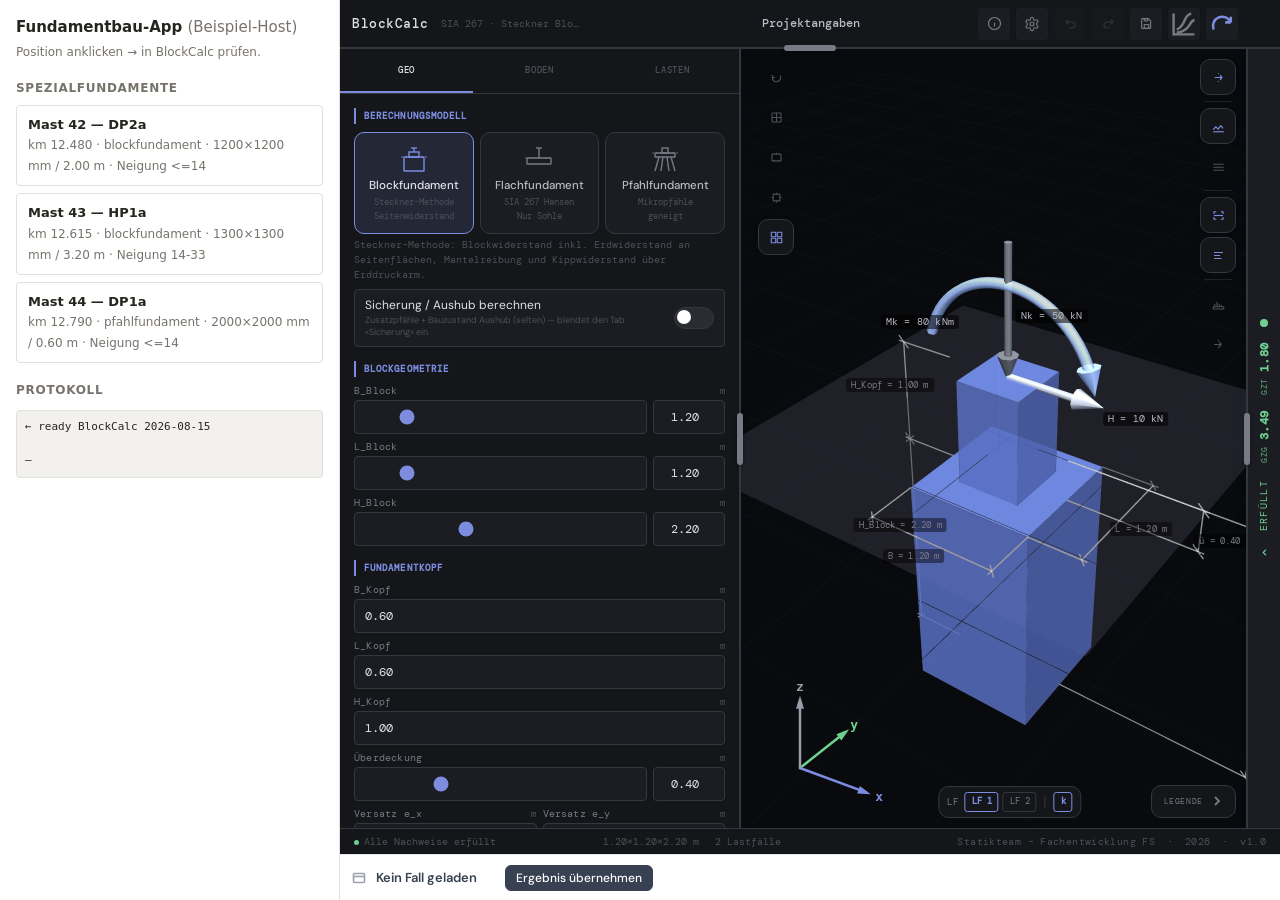
<file: blockcalc/embed-beispiel.html>
<!doctype html>
<html lang="de">
<head>
<meta charset="utf-8">
<meta name="viewport" content="width=device-width,initial-scale=1">
<title>BlockCalc — Einbindungsbeispiel (Host-Seite)</title>
<!--
  Referenz-Implementierung der HOST-Seite (Fundamentbau-App) für die iframe-Einbindung.
  Diese Datei ist Vorlage und Testpartner zugleich — der produktive Code in der Fundamentbau-App
  folgt demselben Ablauf.

  Ablauf
    1. Host öffnet <iframe src="blockcalc/index.html?embed=1">
    2. Guest meldet  {type:'blockcalc:ready'}
    3. Host schickt  {type:'blockcalc:case',   payload:{…}}
    4. Guest meldet  {type:'blockcalc:loaded', id, hinweise:[…]}
    5. Ingenieur prüft/dimensioniert in BlockCalc
    6. Guest schickt {type:'blockcalc:result', id, payload:{…}}   ← Abmessungen zurückschreiben
       oder          {type:'blockcalc:cancel', id}

  Origin
    Liegt BlockCalc als Unterordner der Host-App, ist alles same-origin — nichts zu konfigurieren.
    Bei getrennten Origins zusätzlich EMBED_ORIGINS in index.html ergänzen.
-->
<style>
  :root{ --bg:#faf9f7; --s1:#fff; --ol:#e2e0dc; --on:#26241f; --dim:#77736c; --acc:#4a5cb8; }
  *{box-sizing:border-box}
  body{margin:0;font:14px/1.5 system-ui,sans-serif;background:var(--bg);color:var(--on);
       display:grid;grid-template-columns:340px 1fr;height:100dvh}
  .side{border-right:1px solid var(--ol);background:var(--s1);overflow-y:auto;padding:16px}
  h1{font-size:15px;margin:0 0 4px} h2{font-size:12px;margin:18px 0 8px;color:var(--dim);
     text-transform:uppercase;letter-spacing:.06em;font-weight:600}
  .pos{border:1px solid var(--ol);border-radius:4px;padding:9px 11px;margin-bottom:7px;cursor:pointer}
  .pos:hover{border-color:var(--acc)}
  .pos b{display:block;font-size:13px} .pos span{color:var(--dim);font-size:12px}
  .pos .res{margin-top:6px;padding-top:6px;border-top:1px dashed var(--ol);font-size:12px}
  .ok{color:#2f7a45} .bad{color:#a02020}
  iframe{border:0;width:100%;height:100%;display:block}
  pre{background:#f3f1ee;border:1px solid var(--ol);border-radius:4px;padding:8px;
      font-size:11px;white-space:pre-wrap;word-break:break-word;max-height:230px;overflow:auto}
</style>
</head>
<body>
<div class="side">
  <h1>Fundamentbau-App <span style="color:var(--dim);font-weight:400">(Beispiel-Host)</span></h1>
  <div style="color:var(--dim);font-size:12px">Position anklicken → in BlockCalc prüfen.</div>

  <h2>Spezialfundamente</h2>
  <div id="liste"></div>

  <h2>Protokoll</h2>
  <pre id="log">–</pre>
</div>
<iframe id="bc" src="index.html?embed=1" title="BlockCalc"></iframe>

<script>
// ── Positionen: so, wie sie aus der Fundamentbau-App kämen ────────────────────
// Nur Positionen mit Spezialfundament werden gerechnet.
const POSITIONEN = [
  { id:'P-101', fundament:'Mast 42', mastNr:'42', km:'12.480', typ:'DP2a',
    fundamentArt:'blockfundament', blockAbmessung:'1200×1200 mm', tiefe:2.00,
    kopfAbmessung:'600×600 mm', kopfHoehe:1.00, terrain:null,
    neigungKlasse:'<=14',
    bk:{ me:25, phi:27, gamma:20, c:0, grundwasser:false } },

  { id:'P-102', fundament:'Mast 43', mastNr:'43', km:'12.615', typ:'HP1a',
    fundamentArt:'blockfundament', blockAbmessung:'1300×1300 mm', tiefe:3.20,
    kopfAbmessung:'600×600 mm', kopfHoehe:1.00, terrain:0.25,
    neigungKlasse:'14-33',
    bk:{ me:15, phi:24, gamma:19, c:5, grundwasser:true, gwTiefe:2.60 } },

  { id:'P-103', fundament:'Mast 44', mastNr:'44', km:'12.790', typ:'DP1a',
    fundamentArt:'pfahlfundament', blockAbmessung:'2000×2000 mm', tiefe:0.60,
    kopfAbmessung:'600×600 mm', kopfHoehe:1.00, terrain:null,
    anzahlPfaehle:4, pfahlLaenge:10.0,
    neigungKlasse:'<=14',
    bk:{ me:25, phi:30, gamma:20, c:0, grundwasser:false } },
];

const ERGEBNIS = {};                       // id → zurückgemeldetes Resultat
const logEl = document.getElementById('log');
const frame = document.getElementById('bc');
let ready = false, wartend = null;

const log = (...a) => { logEl.textContent =
  (a.map(x => typeof x==='string' ? x : JSON.stringify(x,null,1)).join(' ') + '\n\n' + logEl.textContent)
  .slice(0, 4000); };

// „1200×1200 mm" → [1.20, 1.20]
function masse(s){
  const m = String(s||'').match(/(\d+(?:[.,]\d+)?)\s*[×x*]\s*(\d+(?:[.,]\d+)?)/);
  if(!m) return [null,null];
  const f = v => { const n = parseFloat(String(v).replace(',','.')); return n > 20 ? n/1000 : n; };
  return [f(m[1]), f(m[2])];
}

// ── Position → Rechenfall (das eigentliche Austauschformat) ───────────────────
function baueFall(p){
  const [B,L]   = masse(p.blockAbmessung);
  const [Bk,Lk] = masse(p.kopfAbmessung);
  const ART = { blockfundament:'block', flachfundament:'flach', stahlplatte:'flach',
                pfahlfundament:'pfahlbock' };
  return {
    schema:'blockcalc.case/1',
    id: p.id,
    meta:{ projekt:'Weinfelden–Sulgen', fundament:p.fundament, mastNr:p.mastNr, km:p.km,
           bearbeiter:'—' },
    modell: ART[p.fundamentArt] || 'block',
    geometrie:{
      B, L, H_Block:p.tiefe, B_Kopf:Bk, L_Kopf:Lk,
      kopfHoehe: p.kopfHoehe,                 // GESAMTMASS OK Block → OK Kopf
      ueberstand: p.terrain,                  // OK Kopf über Terrain; null ⇒ BlockCalc nimmt ü = 0.40
      pfahlAnzahl:p.anzahlPfaehle, pfahlLaenge:p.pfahlLaenge
    },
    baugrund:{
      schichten:[{ name:'Baugrund', phi:p.bk.phi, c:p.bk.c, gamma:p.bk.gamma,
                   gamma2:Math.max(8, p.bk.gamma-10), me:p.bk.me, d:999 }],
      gw: !!p.bk.grundwasser, gwTiefe: p.bk.gwTiefe ?? null,
      neigung:{ klasse:p.neigungKlasse }      // BlockCalc setzt konservativ die Klassenobergrenze
    },
    lasten:{ typ:p.typ, vFall:'max' }         // V=150; der V=0-Fall wird separat geschickt
  };
}

function pruefen(p){
  const fall = baueFall(p);
  if(!ready){ wartend = fall; log('warte auf BlockCalc …'); return; }
  frame.contentWindow.postMessage({v:1, type:'blockcalc:case', payload:fall}, '*');
  log('→ case', p.id, p.typ);
}

// ── Rückmeldungen ─────────────────────────────────────────────────────────────
addEventListener('message', e => {
  const d = e.data;
  if(!d || typeof d!=='object' || String(d.type||'').indexOf('blockcalc:')!==0) return;
  // Produktiv: e.origin gegen den erwarteten Origin prüfen (bei Unterordner === location.origin)
  if(d.type === 'blockcalc:ready'){
    ready = true; log('← ready', d.version);
    if(wartend){ frame.contentWindow.postMessage({v:1,type:'blockcalc:case',payload:wartend},'*'); wartend=null; }
  }
  else if(d.type === 'blockcalc:loaded'){ log('← loaded', d.id, d.hinweise&&d.hinweise.length?d.hinweise:''); }
  else if(d.type === 'blockcalc:cancel'){ log('← abgebrochen', d.id); }
  else if(d.type === 'blockcalc:error'){  log('← FEHLER', d.message); }
  else if(d.type === 'blockcalc:result'){
    const r = d.payload; ERGEBNIS[d.id] = r; log('← result', r); rendern();
    // Hier schreibt die Fundamentbau-App die dimensionierten Werte in die Position zurück:
    const p = POSITIONEN.find(x => x.id === d.id);
    if(p && r.abmessung && r.abmessung.B){
      p.blockAbmessung = Math.round(r.abmessung.B*1000)+'×'+Math.round(r.abmessung.L*1000)+' mm';
      if(r.abmessung.H_Block) p.tiefe = r.abmessung.H_Block;
      rendern();
    }
  }
});

// ── Liste ─────────────────────────────────────────────────────────────────────
function rendern(){
  document.getElementById('liste').innerHTML = POSITIONEN.map(p => {
    const r = ERGEBNIS[p.id];
    const res = !r ? '' :
      `<div class="res ${r.nachweise.erfuellt?'ok':'bad'}">
         ${r.bauweise} · ${r.abmessungText}<br>
         η = ${r.nachweise.etaMin==null?'–':r.nachweise.etaMin.toFixed(2)}
         (${r.nachweise.massgebend}) — ${r.nachweise.erfuellt?'erfüllt':'nicht erfüllt'}
       </div>`;
    return `<div class="pos" onclick="pruefen(POSITIONEN[${POSITIONEN.indexOf(p)}])">
              <b>${p.fundament} — ${p.typ}</b>
              <span>km ${p.km} · ${p.fundamentArt} · ${p.blockAbmessung} / ${Number(p.tiefe).toFixed(2)} m
                    · Neigung ${p.neigungKlasse}</span>${res}
            </div>`;
  }).join('');
}
rendern();
</script>
</body>
</html>
</file>
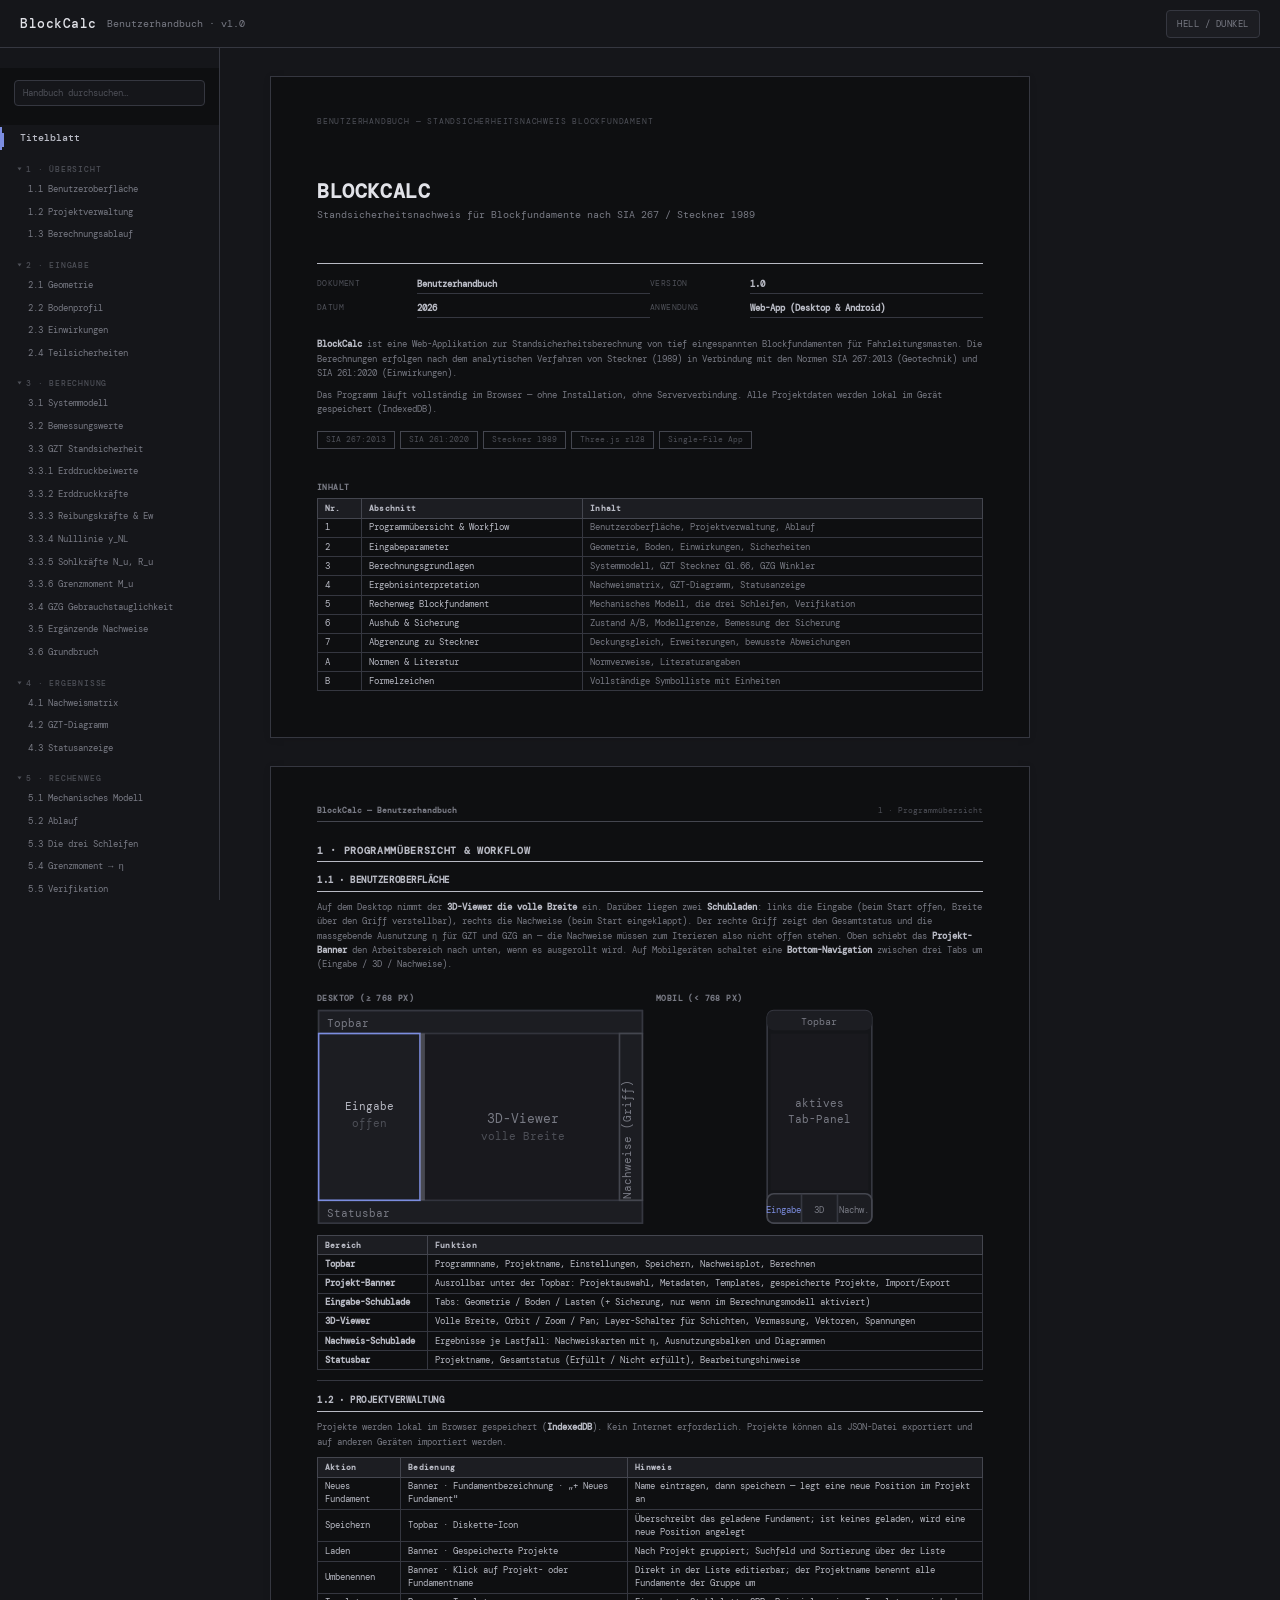
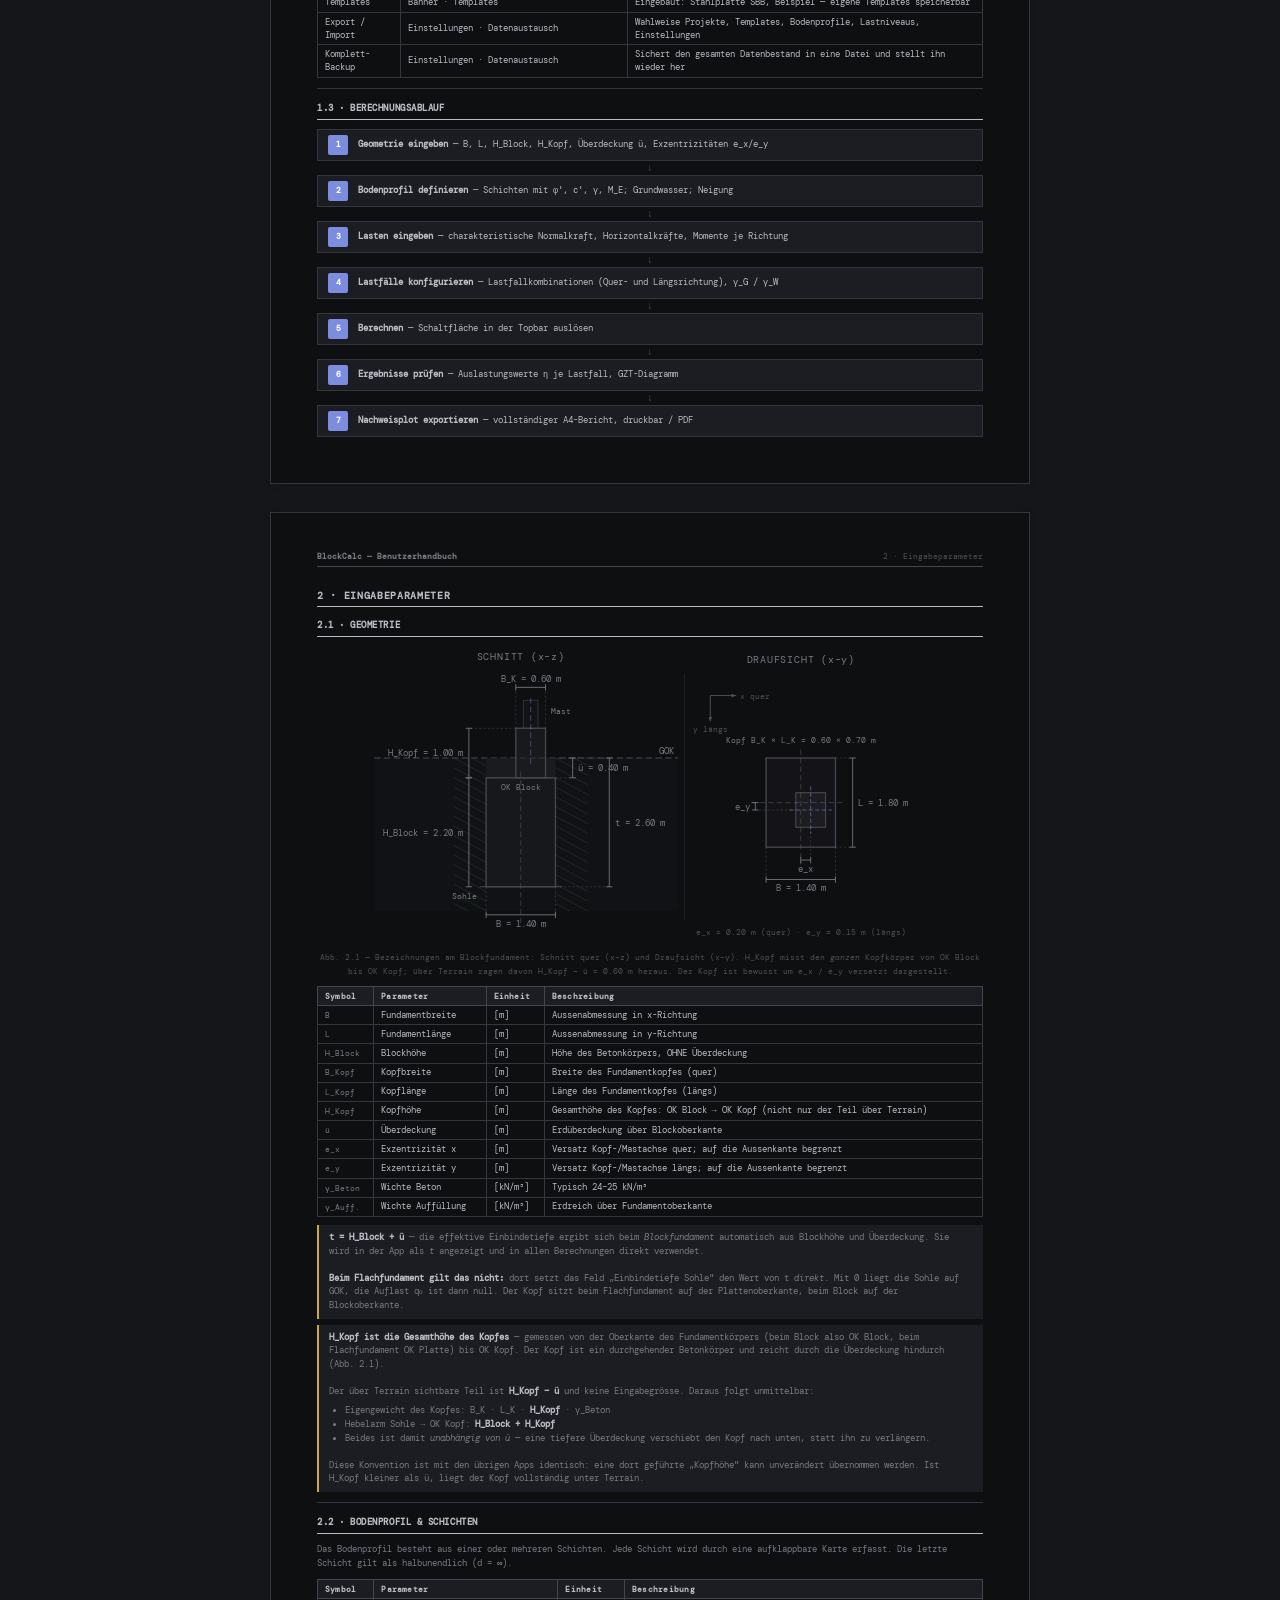
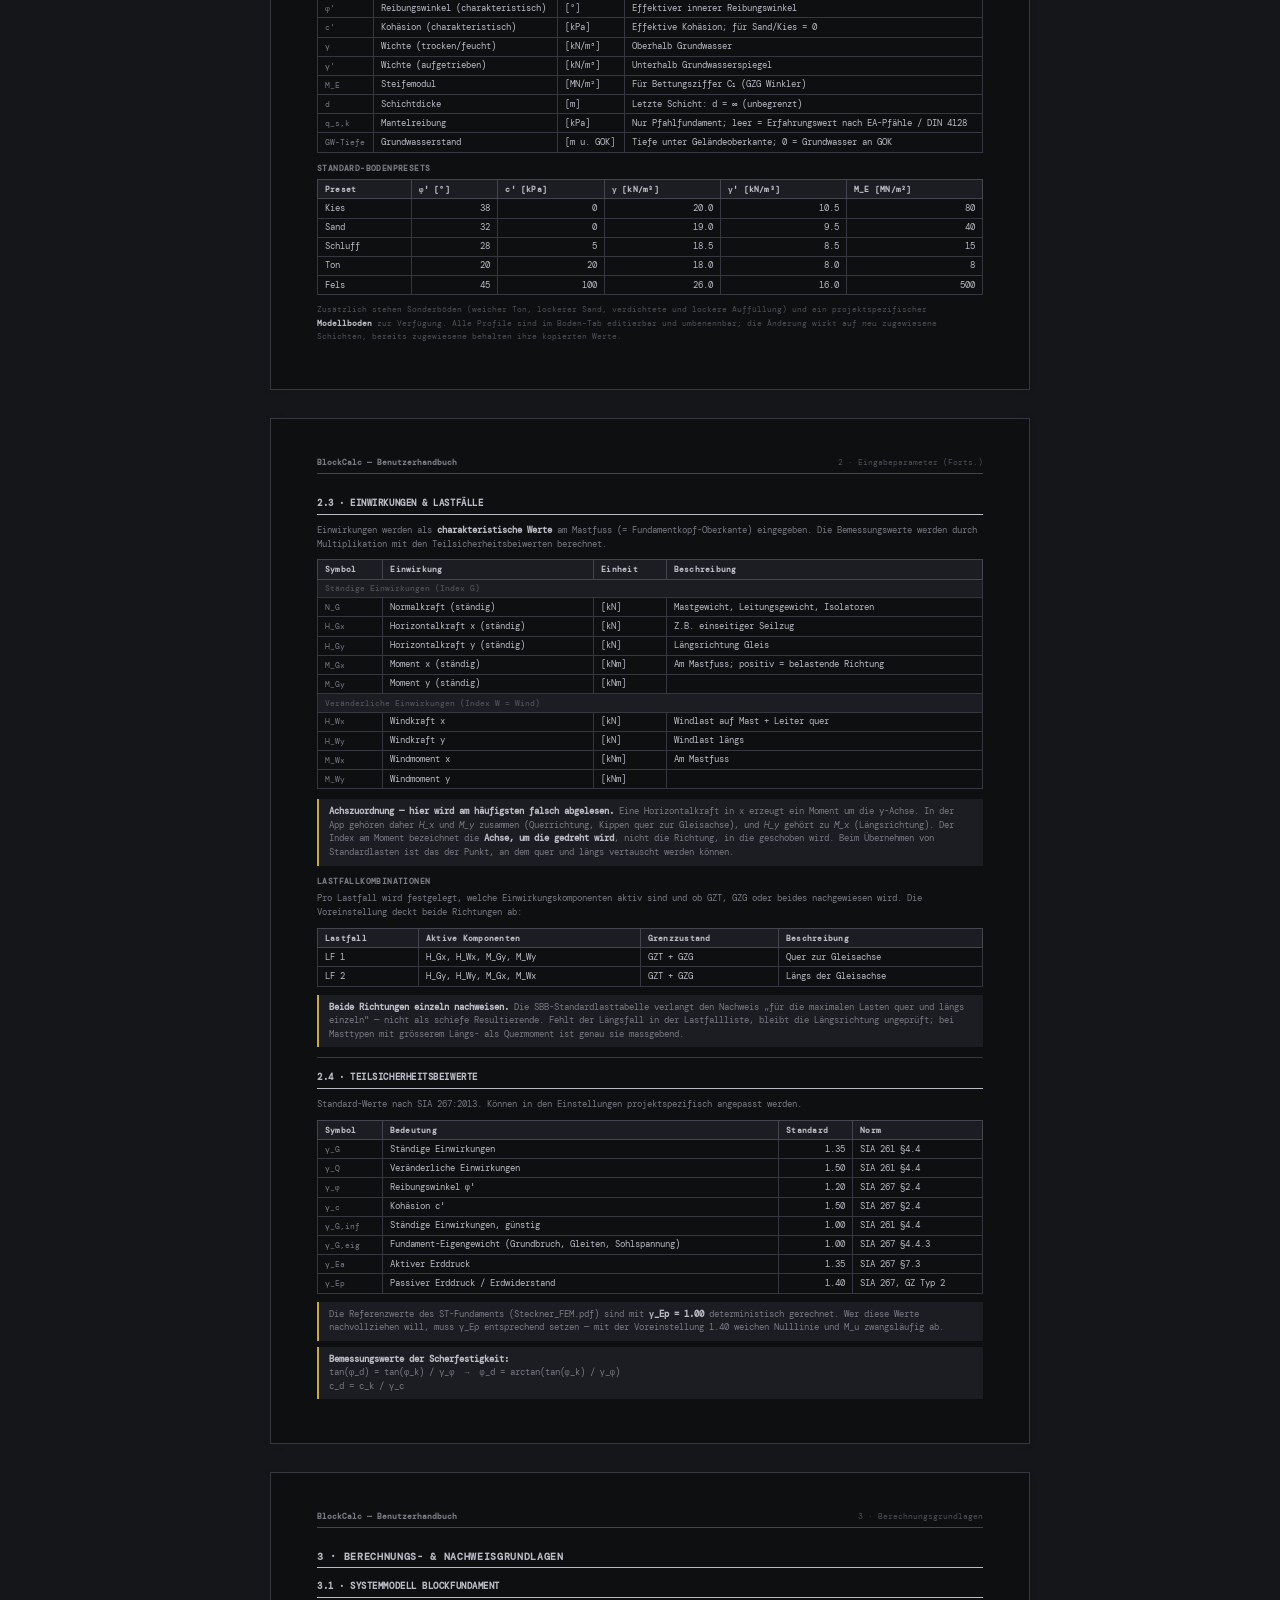
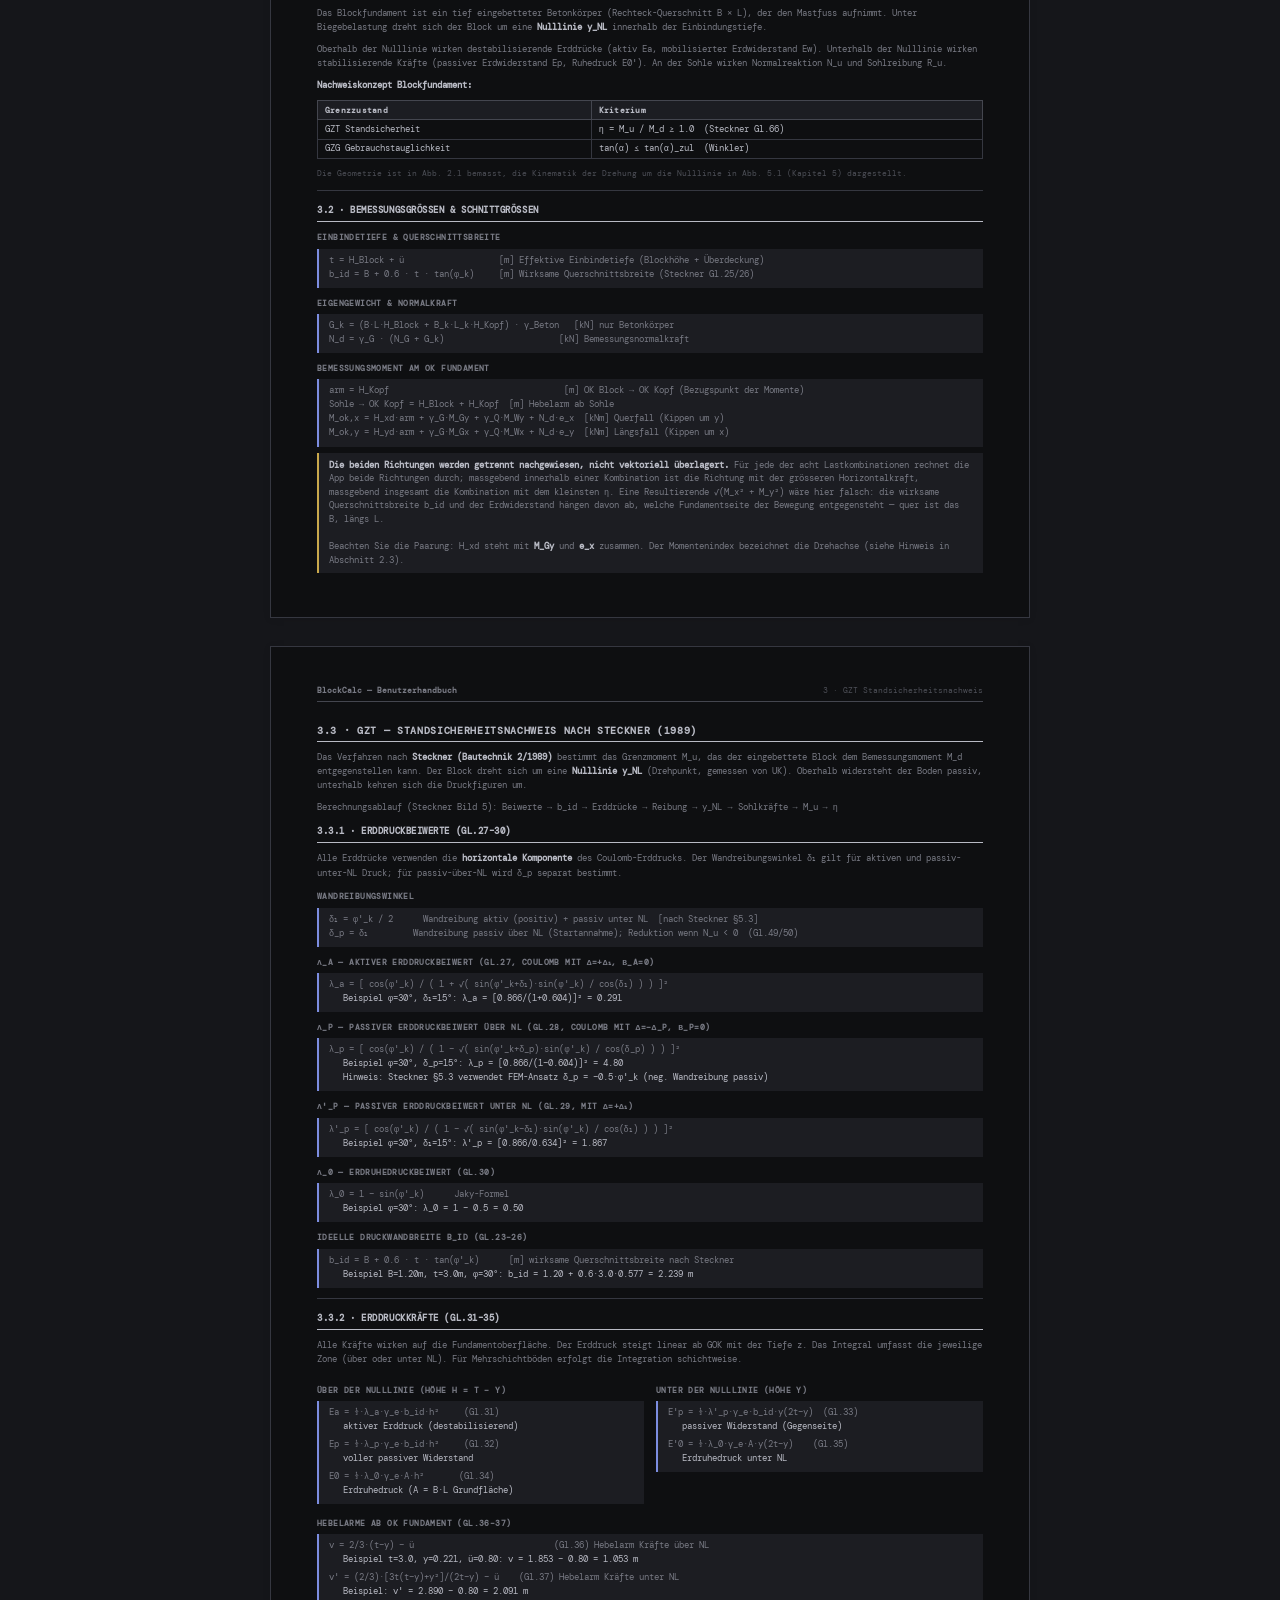
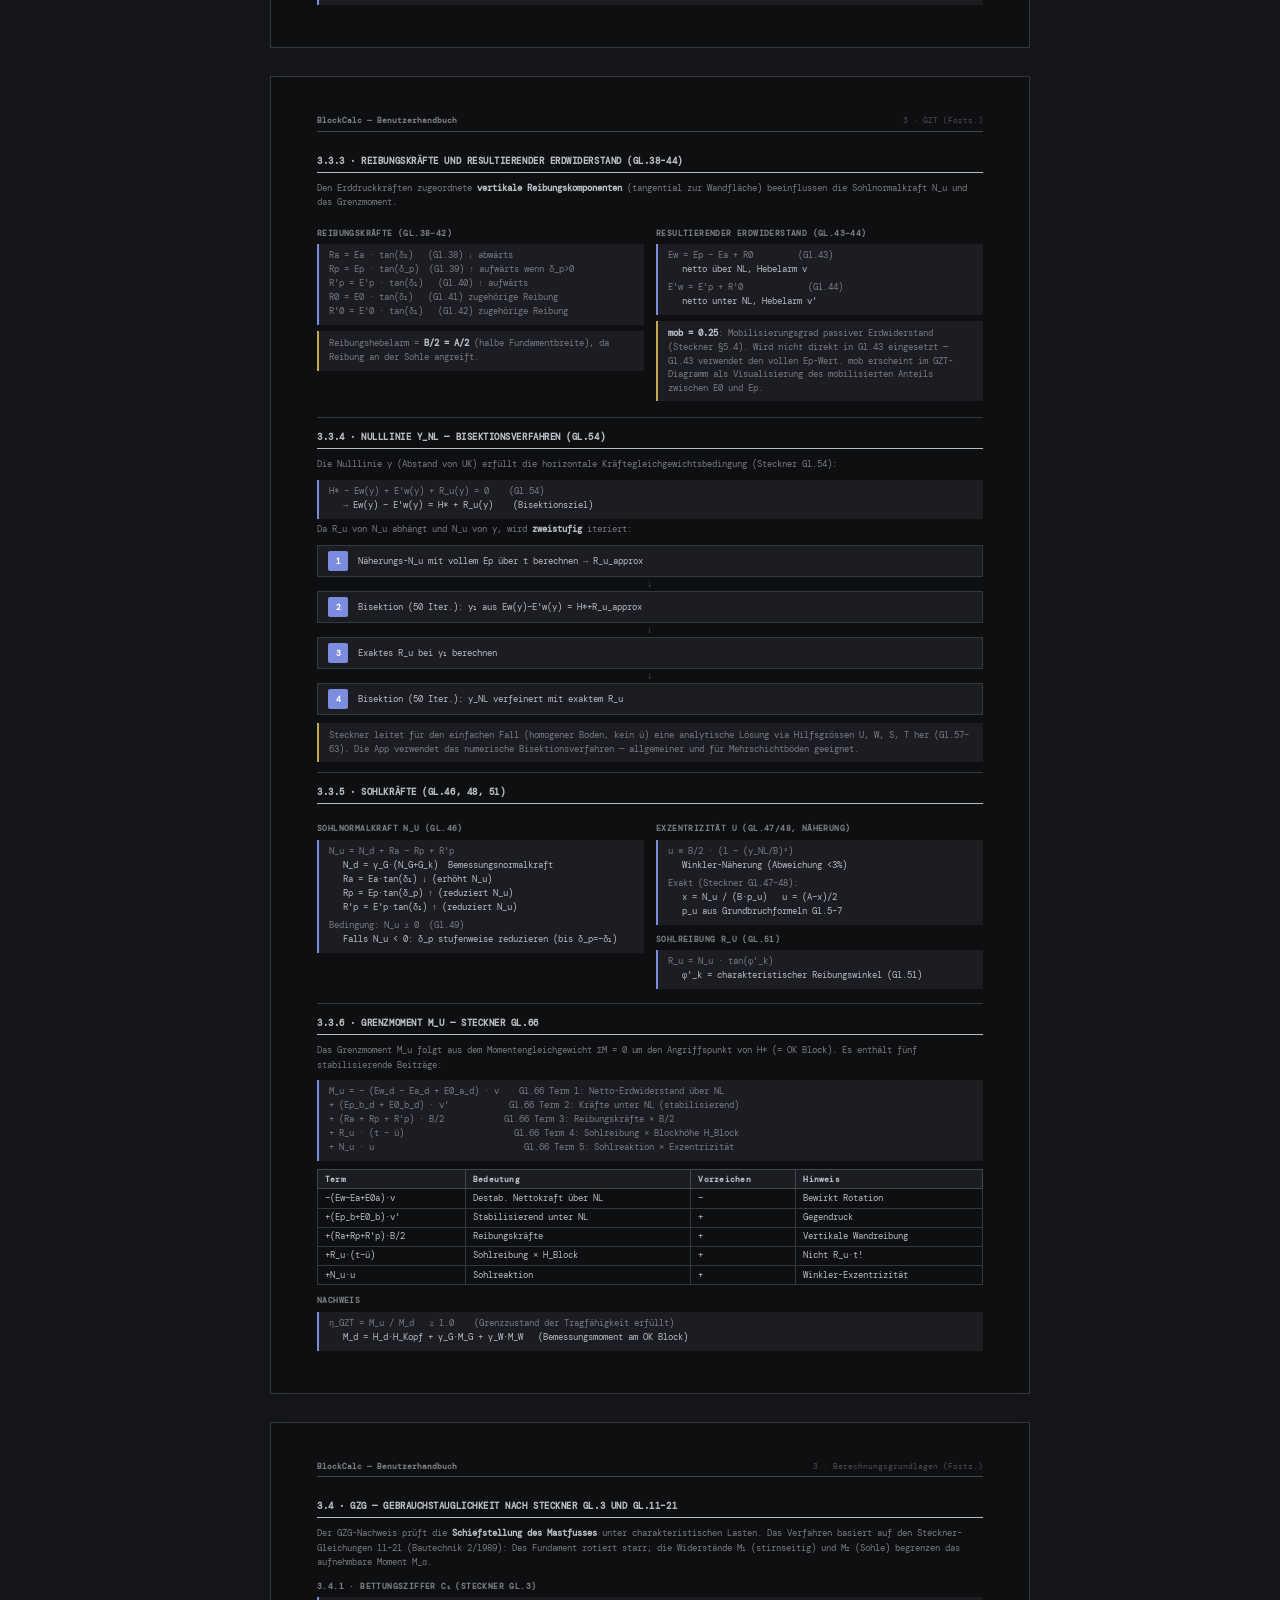
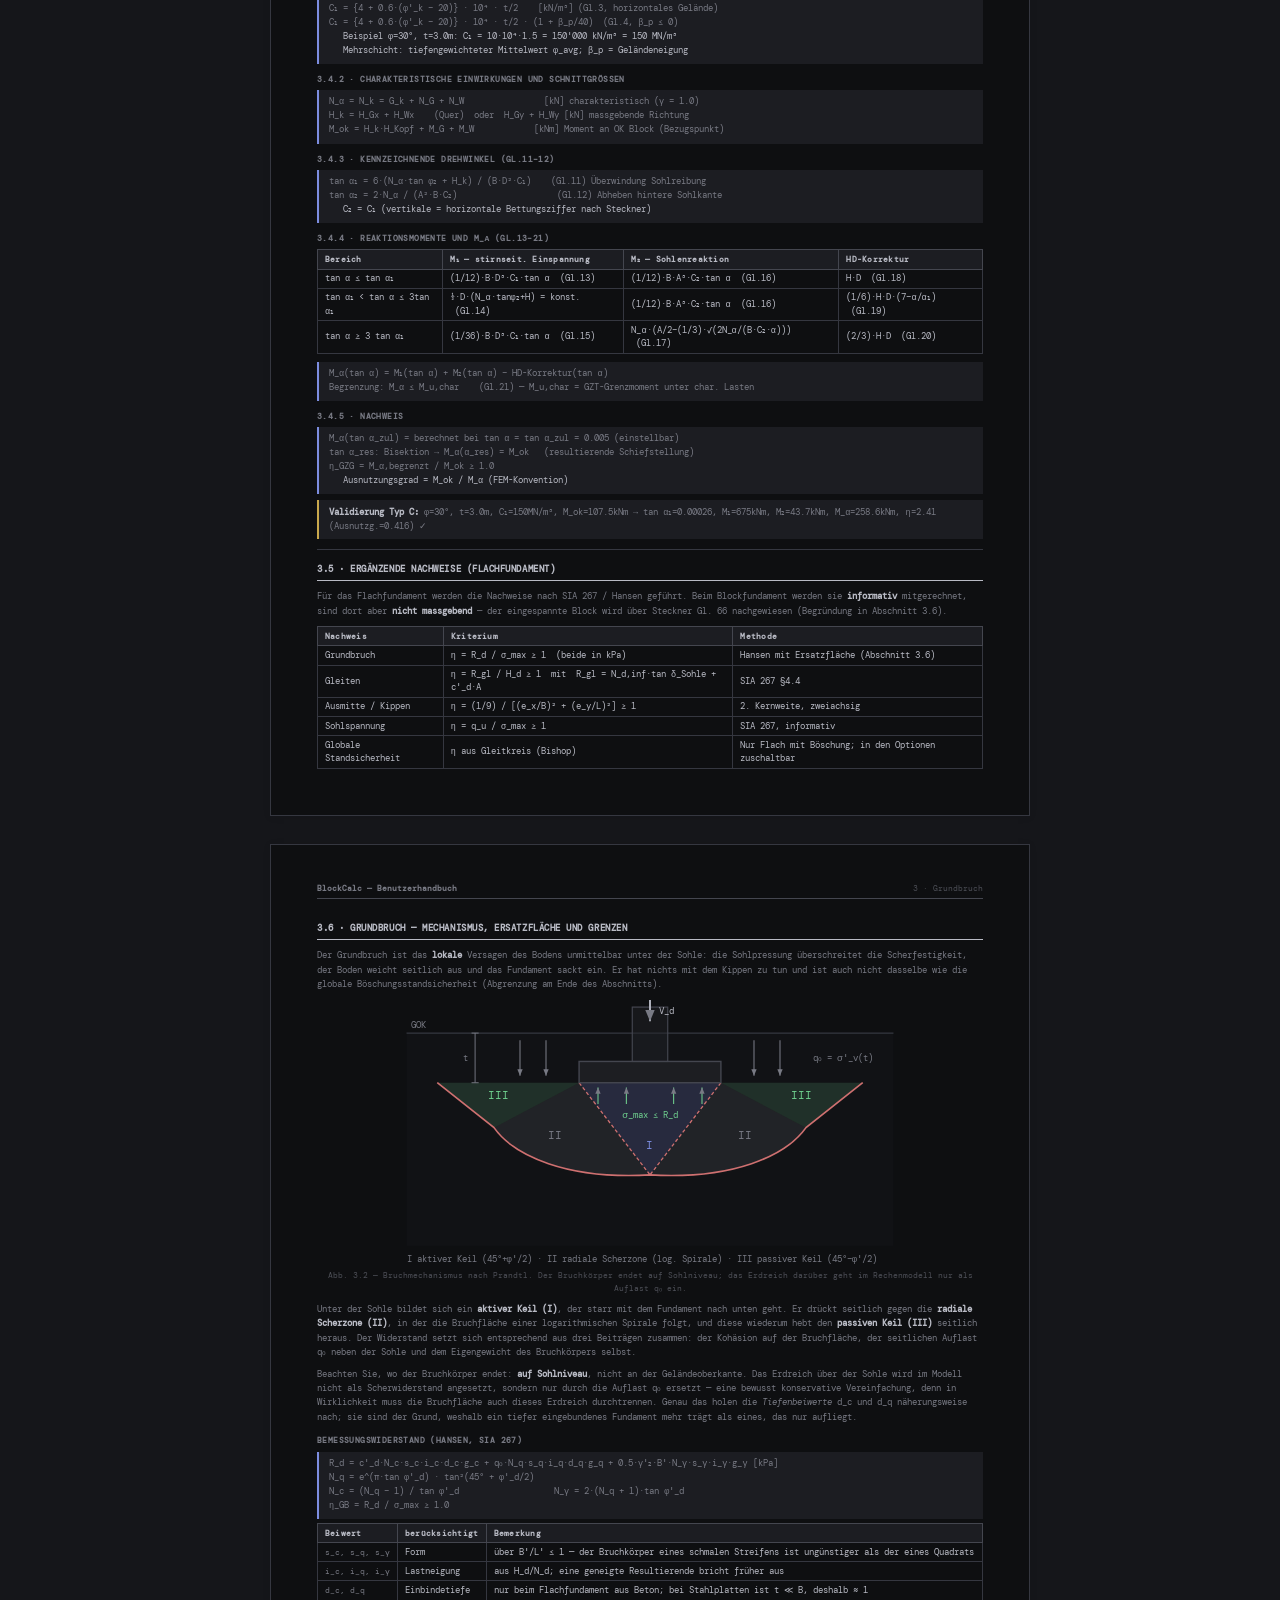
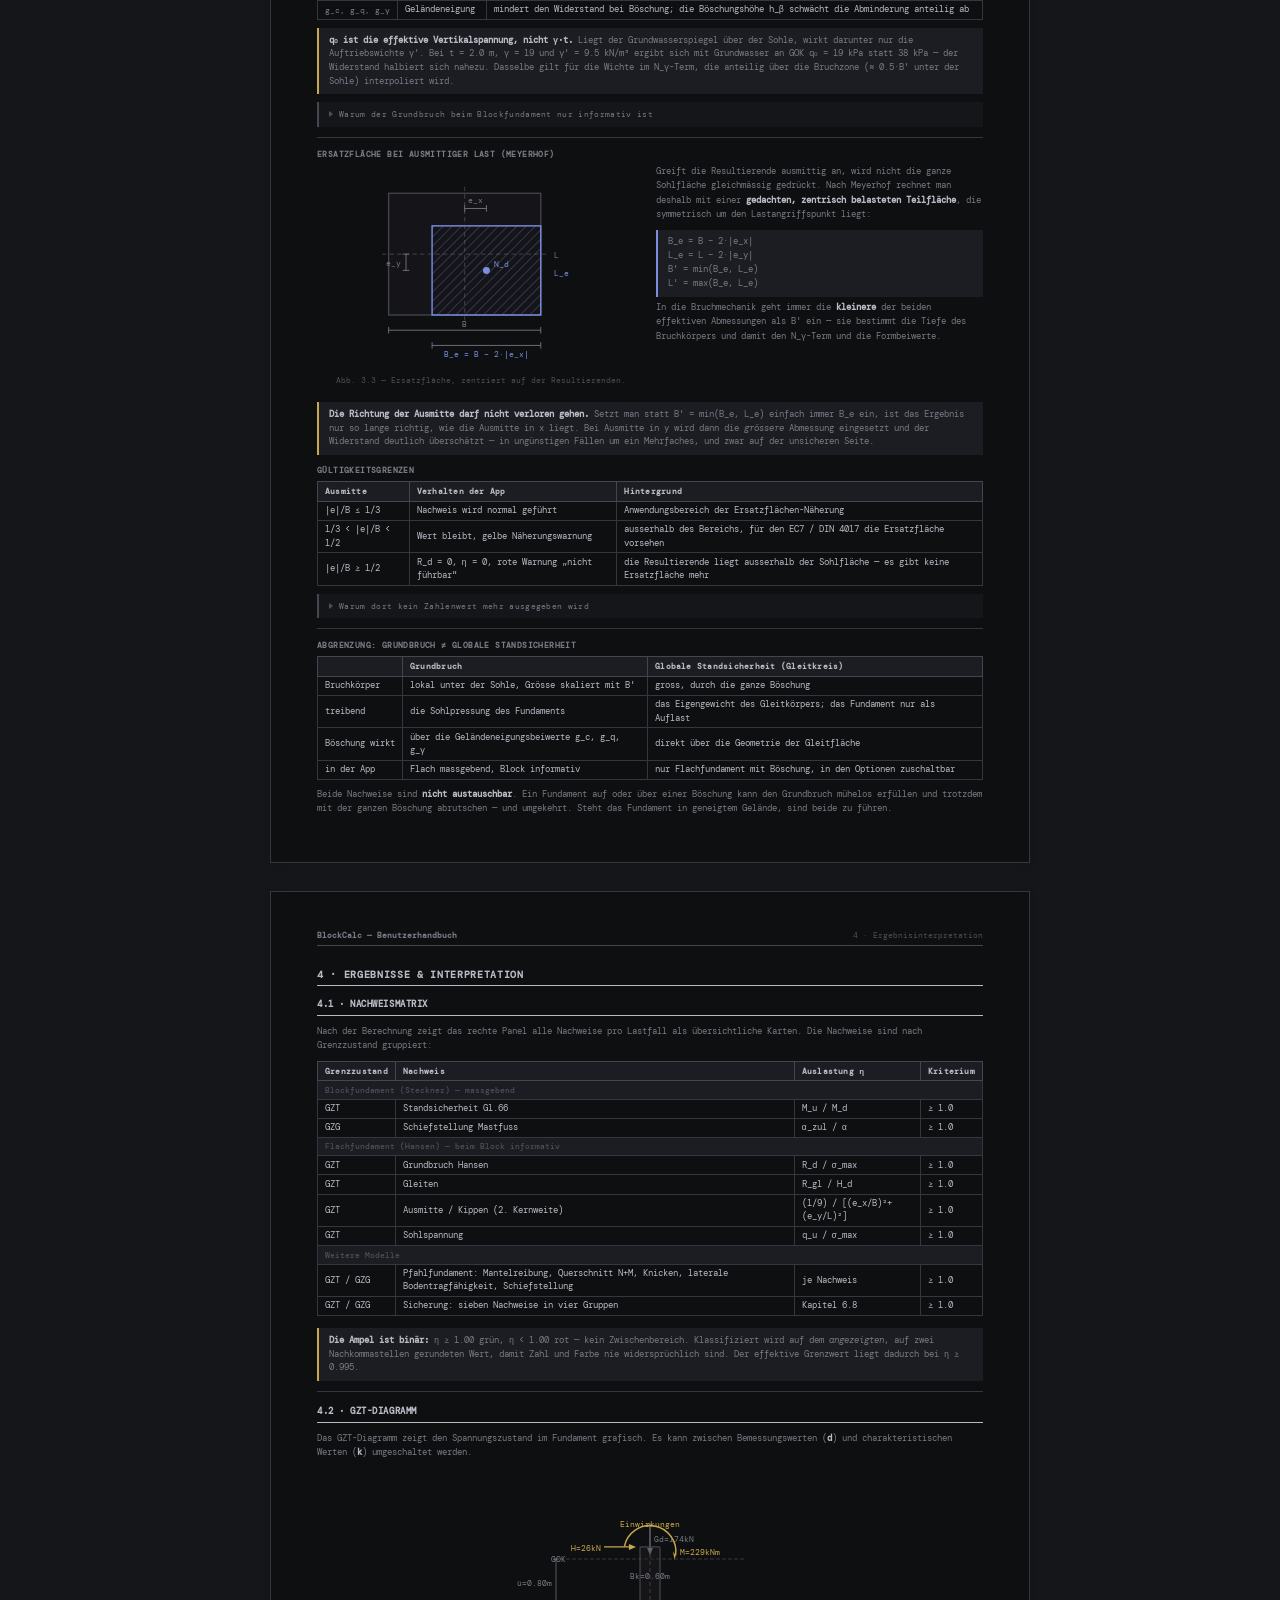
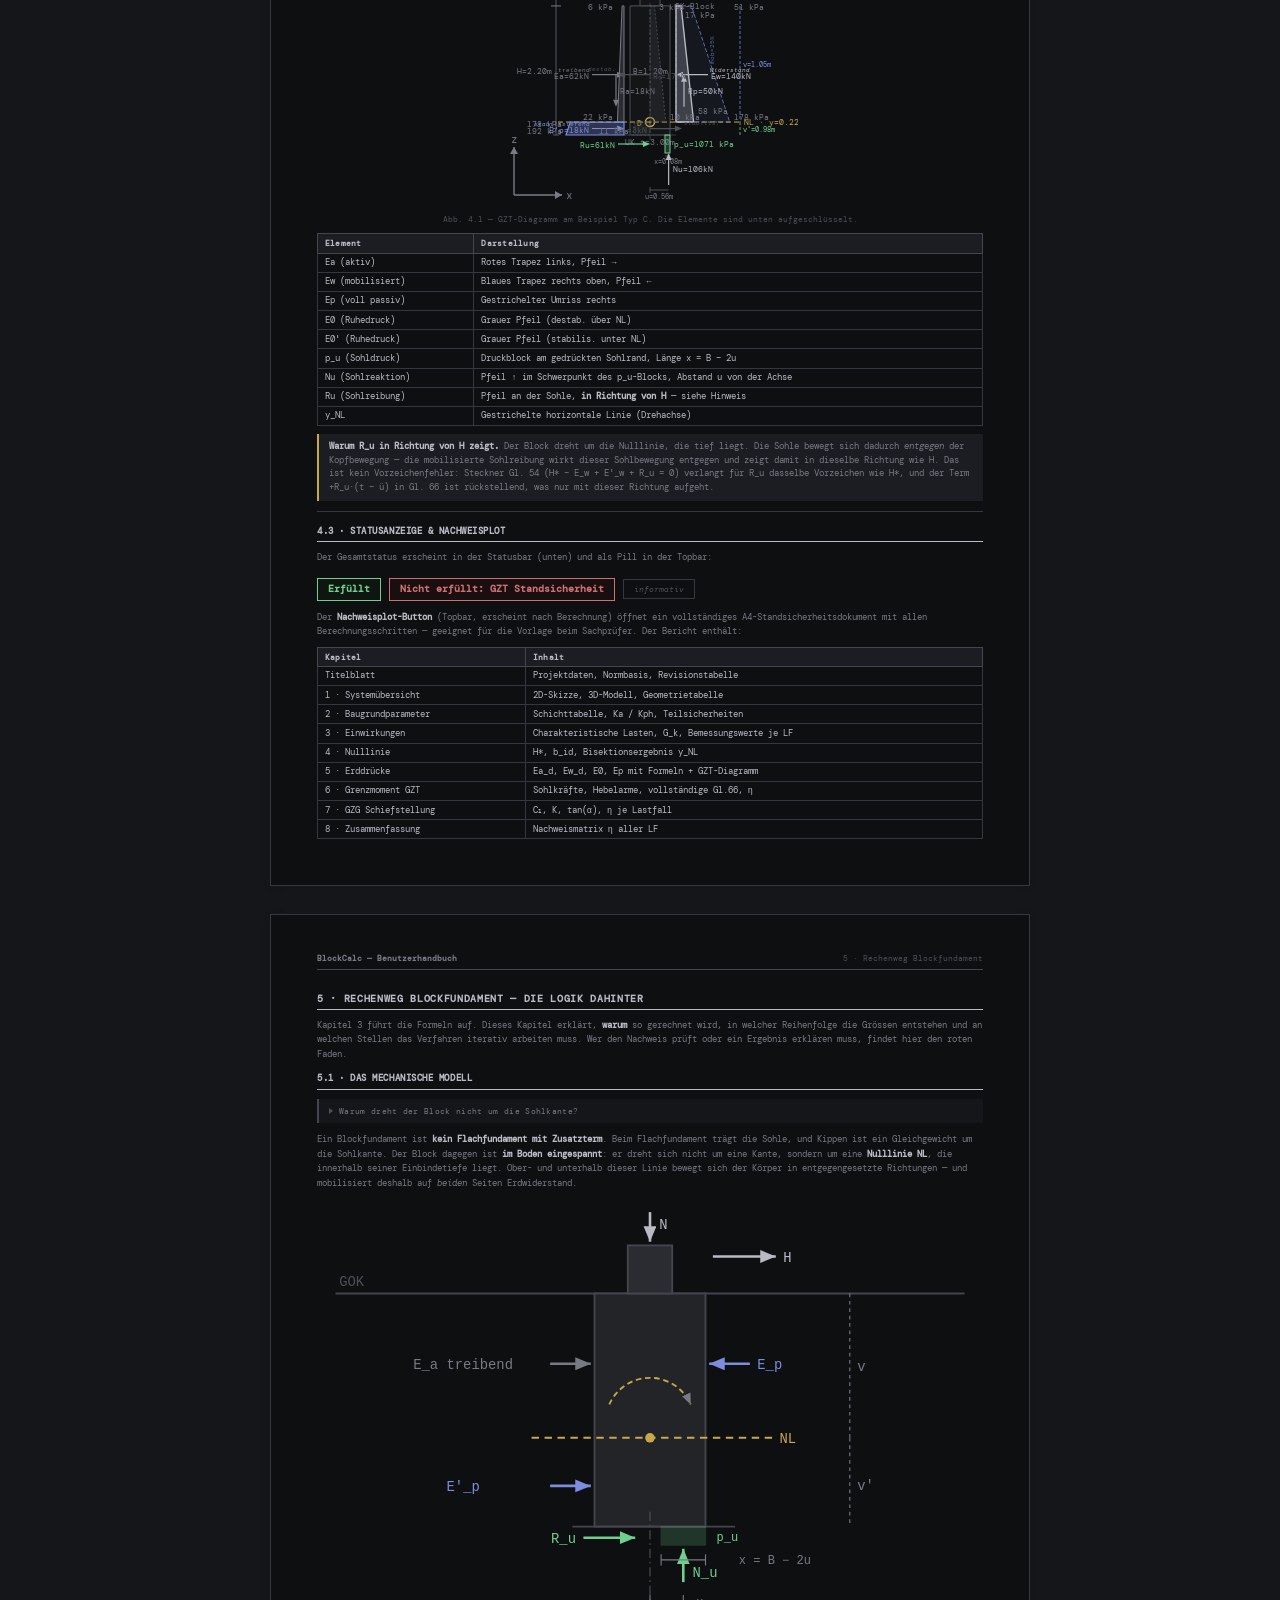
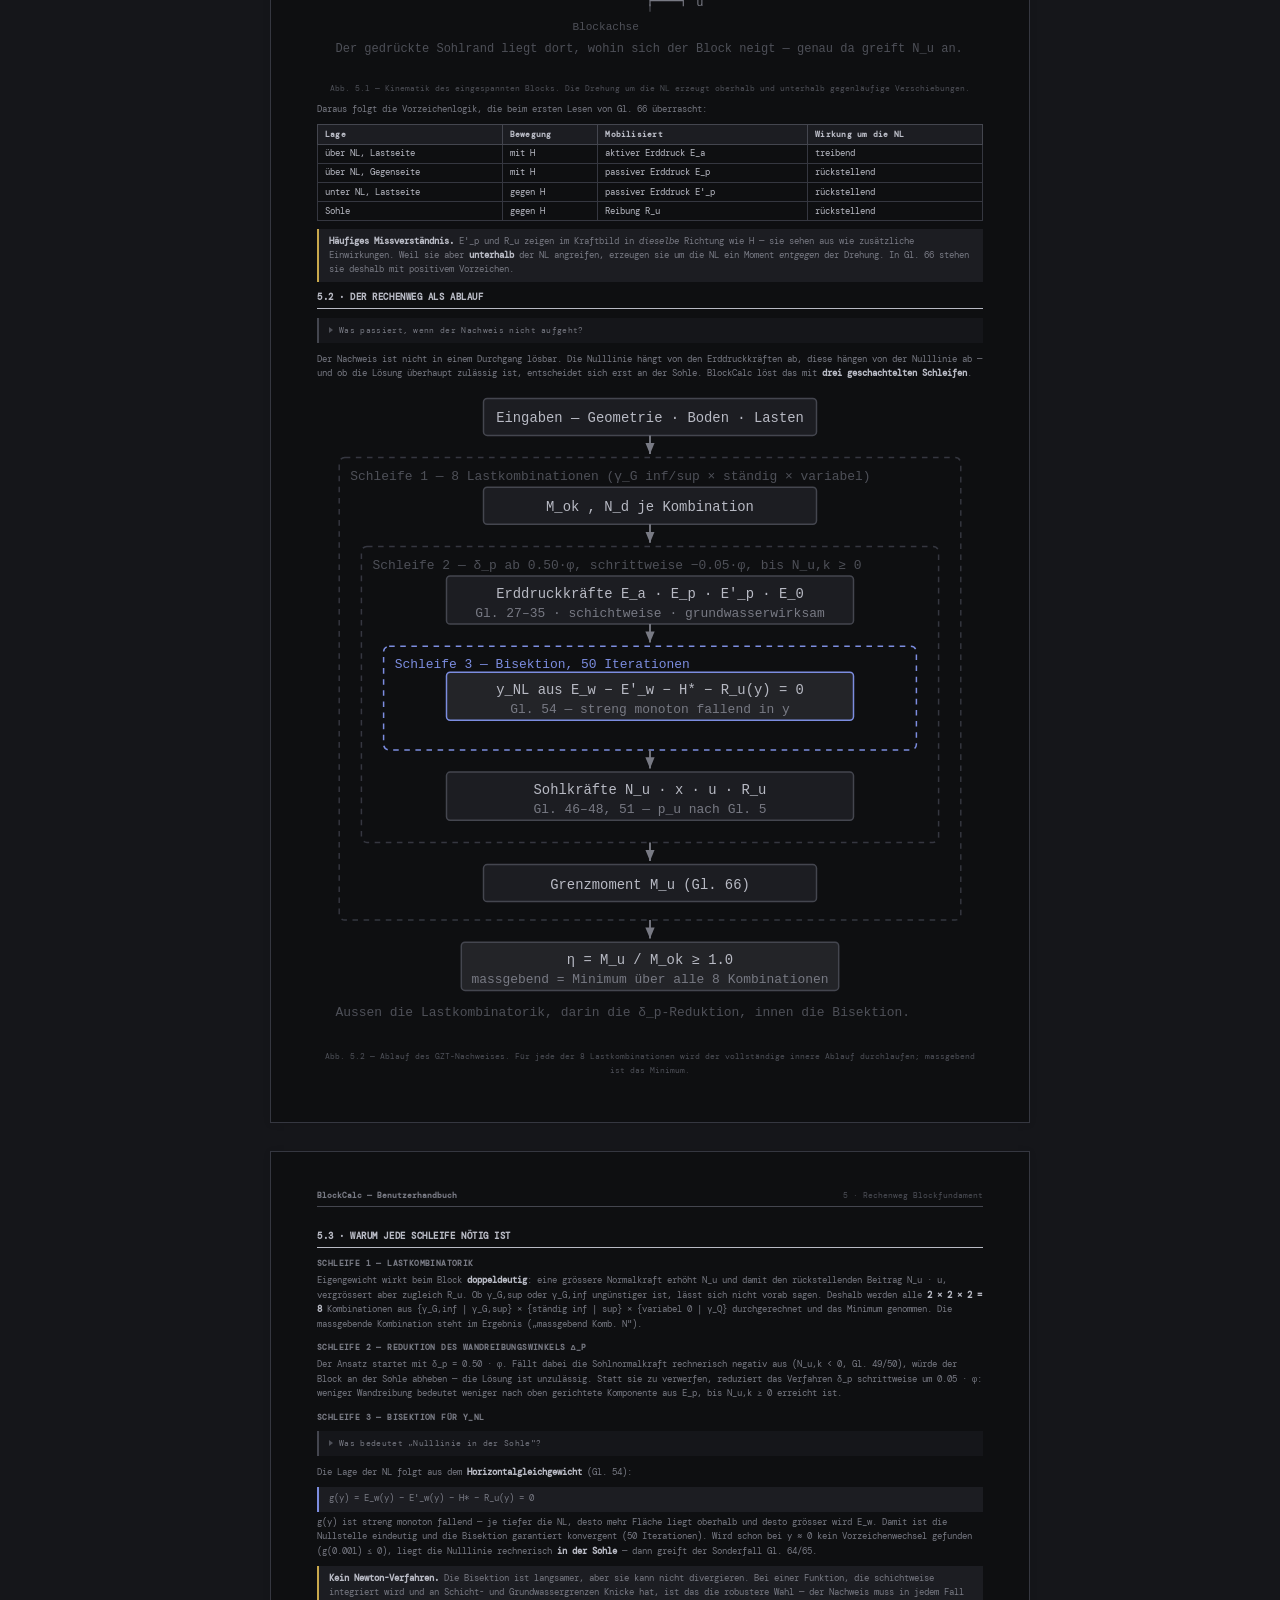
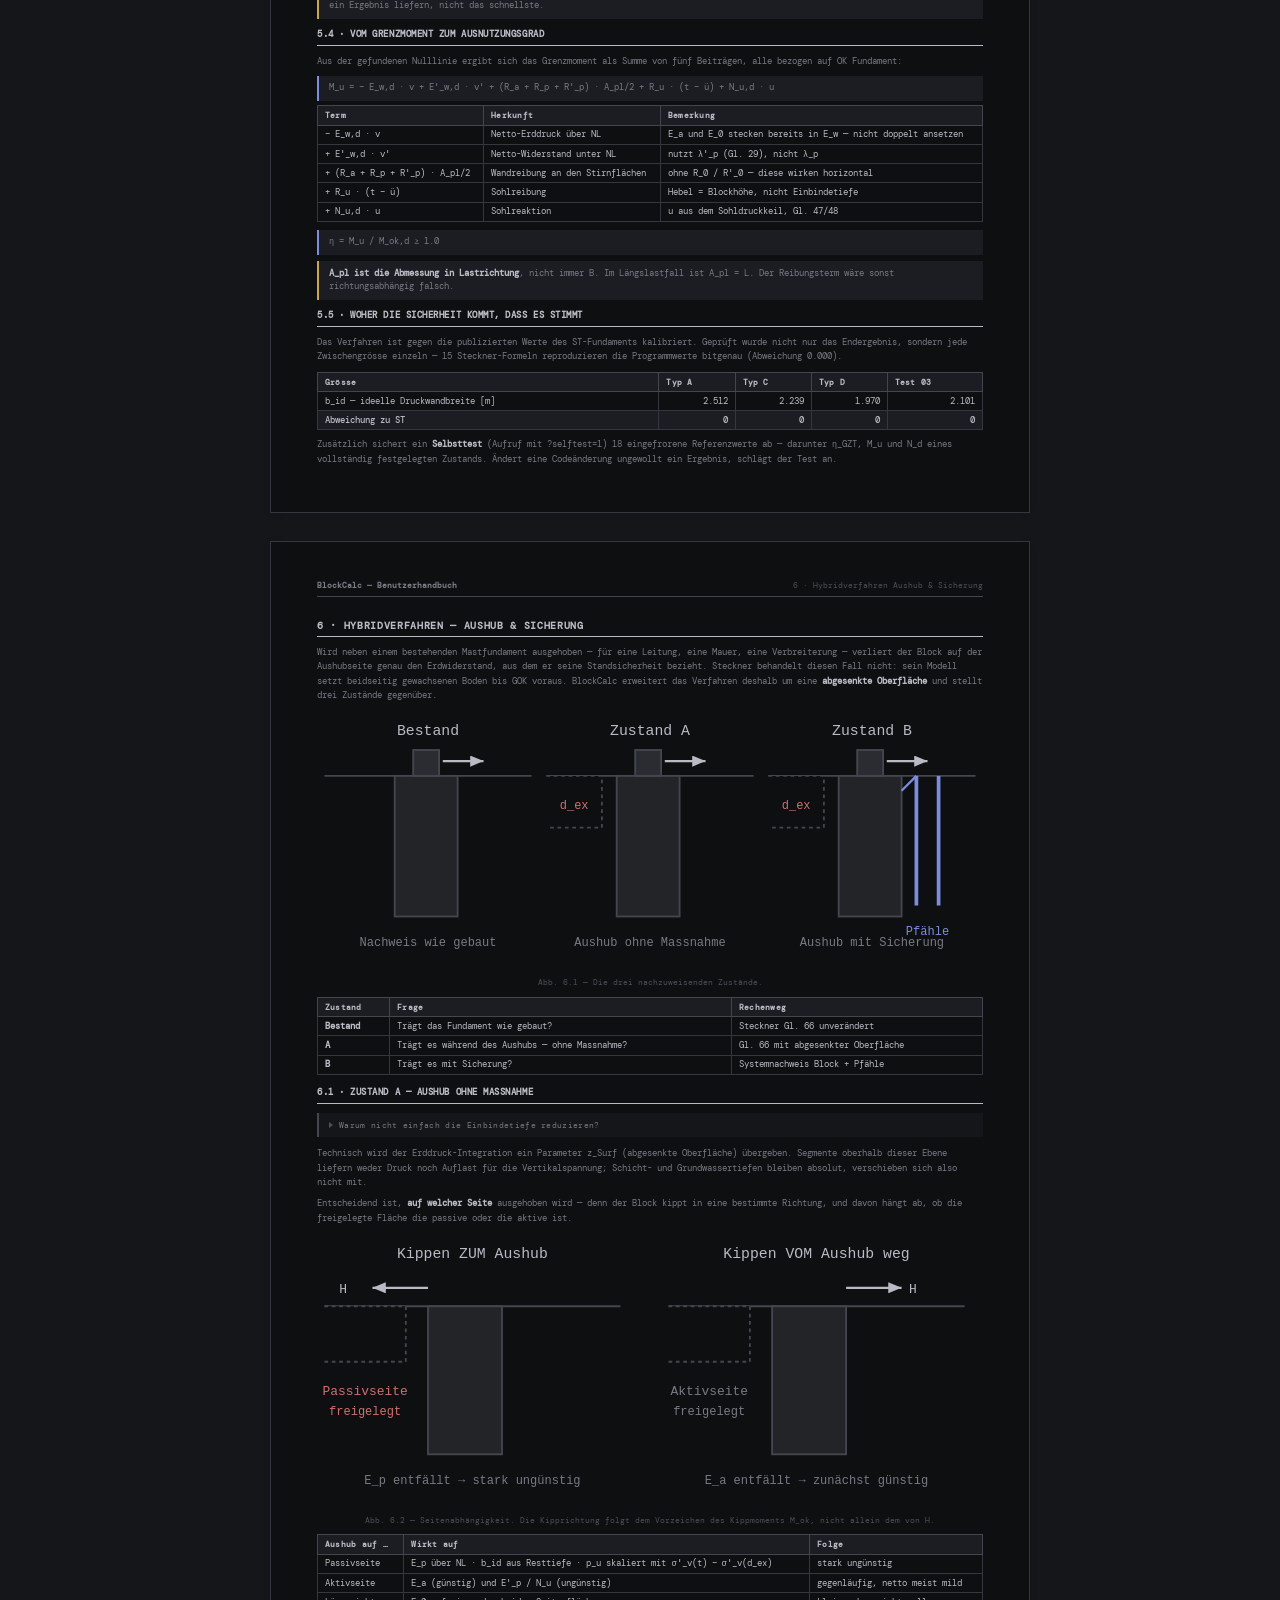
<file: blockcalc/handbuch.html>
<!DOCTYPE html>
<html lang="de" data-theme="dark">
<head>
<meta charset="UTF-8">
<meta name="viewport" content="width=device-width, initial-scale=1.0">
<title>BlockCalc — Benutzerhandbuch</title>
<link href="https://fonts.googleapis.com/css2?family=DM+Mono:wght@400;500&family=DM+Sans:wght@300;400;500&display=swap" rel="stylesheet">
<style>
/* ═══════════════════════════════════════════
   TOKENS — Dark & Light (identisch index.html)
   ═══════════════════════════════════════════ */
:root {
  --ease: cubic-bezier(0.2,0,0,1);
  --f-ui:   'DM Sans', system-ui, sans-serif;
  --f-mono: 'DM Mono', monospace;
  --r1:4px; --r2:10px; --r3:16px;
}
[data-theme="dark"] {
  --bg:   #0e0f11; --s1:#15161a; --s2:#1c1d22; --s3:#232428; --s4:#2a2c32;
  --ol:   #353740; --ol2:#44464f;
  --on:   #e1e2e8; --on2:#b8bac4; --dim:#787a84; --xdim:#4e5058;
  --acc:  #7c8de0;
  --ok:   #6fcf8e;
  --warn: #c9a84c;
  --fail: #cf7070;
}
[data-theme="light"] {
  --bg:   #f4f4f6; --s1:#ffffff; --s2:#f0f0f4; --s3:#e8e8ee; --s4:#dddde6;
  --ol:   #d0d0da; --ol2:#b8b8c8;
  --on:   #111218; --on2:#3a3c48; --dim:#70727e; --xdim:#9a9caa;
  --acc:  #4a5cb8;
  --ok:   #1a7a40;
  --warn: #8a6010;
  --fail: #a02020;
}

*, *::before, *::after { box-sizing:border-box; margin:0; padding:0; }
html { font-family:var(--f-ui); background:var(--s1); color:var(--on);
  -webkit-font-smoothing:antialiased; font-size:13px; }
body { background:var(--s1); }

/* ── Topbar ─────────────────────────────── */
.hb-topbar {
  position:sticky; top:0; z-index:100;
  display:flex; align-items:center; gap:10px;
  padding:0 20px; height:48px;
  background:var(--s1); border-bottom:1px solid var(--ol);
  font-family:var(--f-mono);
}
.hb-logo { font-size:13px; font-weight:500; letter-spacing:.04em; }
.hb-title { font-size:10px; color:var(--dim); }
.hb-sep { flex:1; }
.hb-theme {
  height:28px; padding:0 10px; border-radius:var(--r1);
  background:var(--s2); border:1px solid var(--ol); color:var(--dim);
  font-family:var(--f-mono); font-size:9px; cursor:pointer;
  letter-spacing:.06em; text-transform:uppercase;
}
.hb-theme:hover { background:var(--s3); color:var(--on); }

/* ── Navigation (linke Leiste) ───────────── */
.hb-layout { display:grid; grid-template-columns:220px 1fr; min-height:calc(100vh - 48px); }
.hb-nav {
  position:sticky; top:48px; height:calc(100vh - 48px); overflow-y:auto;
  border-right:1px solid var(--ol); padding:20px 0 40px;
  background:var(--s1); font-family:var(--f-mono); font-size:9px;
}
.hb-nav::-webkit-scrollbar { width:2px; }
.hb-nav::-webkit-scrollbar-thumb { background:var(--ol); }
.hb-nav-sec {
  font-size:8px; color:var(--xdim); letter-spacing:.1em; text-transform:uppercase;
  padding:14px 18px 4px; font-weight:500;
}
.hb-nav a {
  display:block; padding:5px 18px 5px 26px; color:var(--dim);
  text-decoration:none; font-size:9px; line-height:1.4;
  border-left:2px solid transparent; margin-left:0;
  transition:color .12s, border-color .12s;
}
.hb-nav a:hover { color:var(--on); border-left-color:var(--ol2); }
.hb-nav a.active { color:var(--acc); border-left-color:var(--acc); }
.hb-nav a.top { padding-left:18px; font-weight:500; color:var(--on2); font-size:9.5px; }

/* ── Hauptinhalt ────────────────────────── */
.hb-main { padding:0 0 80px; overflow-x:hidden; }

/* ── A4-Seiten ──────────────────────────── */
.np-wrap { padding:28px 40px; max-width:860px; }
.np-page {
  width:100%; max-width:760px; margin:0 auto 28px; padding:38px 46px;
  background:var(--bg); border:1px solid var(--ol);
  box-shadow:0 1px 8px rgba(0,0,0,.07);
  font-family:var(--f-mono); font-size:9px; color:var(--on2);
  line-height:1.55; box-sizing:border-box;
}
/* Seitenkopf */
.np-ph {
  display:flex; justify-content:space-between; align-items:baseline;
  border-bottom:.5px solid var(--ol2); padding-bottom:4px; margin-bottom:20px;
  font-size:7.5px; color:var(--xdim);
}
.np-ph strong { color:var(--dim); font-weight:600; }
/* Kapitelheader */
.np-ch {
  font-size:9.5px; font-weight:700; text-transform:uppercase; letter-spacing:.07em;
  border-bottom:1px solid var(--on2); padding:2px 0; margin:18px 0 9px; color:var(--on2);
}
.np-ch:first-child { margin-top:0; }
.np-sh {
  font-size:9px; font-weight:700; letter-spacing:.06em; text-transform:uppercase;
  padding:3px 0; border-bottom:1px solid var(--on2); margin:0 0 9px; color:var(--on2);
}
.np-sh2 {
  font-size:8px; font-weight:600; letter-spacing:.05em; text-transform:uppercase;
  color:var(--dim); margin:9px 0 5px;
}
/* Tabellen */
.np-tbl { width:100%; border-collapse:collapse; font-size:8.5px; margin-bottom:8px; }
.np-tbl th {
  background:var(--s2); padding:3px 7px; text-align:left;
  font-weight:600; border:.5px solid var(--ol2); font-size:8px; letter-spacing:.03em;
}
.np-tbl td { padding:2.5px 7px; border:.5px solid var(--ol); }
.np-tbl .r { text-align:right; font-variant-numeric:tabular-nums; }
.np-tbl .sym { color:var(--dim); font-size:8px; }
.np-tbl .hl td { background:var(--s2); font-weight:500; }
.np-tbl .di { color:var(--xdim); font-style:italic; font-size:8px; }
/* Spalten-Layout */
.np-g2 { display:grid; grid-template-columns:1fr 1fr; gap:12px; margin-bottom:8px; }
.np-g3 { display:grid; grid-template-columns:1fr 1fr 1fr; gap:10px; margin-bottom:8px; }
/* Formelblöcke — dreizeilig */
.np-calc {
  background:var(--s2); border-left:2px solid var(--acc);
  padding:5px 10px 6px; font-size:8.5px; margin:4px 0;
  line-height:1.65; font-family:var(--f-mono);
}
.np-cf { color:var(--dim); }
.np-cv { color:var(--on2); padding-left:14px; }
.np-cr { color:var(--acc); font-weight:700; padding-left:14px; }
/* Hinweisbox */
.np-note {
  background:var(--s2); border-left:2px solid var(--warn);
  padding:6px 10px; font-size:8.5px; margin:6px 0; line-height:1.6;
  color:var(--dim);
}
.np-note strong { color:var(--on2); }
/* Eta-Badges */
.np-eta {
  display:inline-flex; align-items:center; gap:5px;
  padding:3px 10px; font-weight:700; font-size:9.5px; border:.5px solid; margin-top:5px;
}
.np-eta.ok  { color:var(--ok);   border-color:var(--ok);   background:rgba(34,139,34,.06); }
.np-eta.fail{ color:var(--fail); border-color:var(--fail); background:rgba(200,0,0,.06); }
.np-eta.inf { color:var(--xdim); border-color:var(--ol); font-weight:400; font-style:italic; font-size:8px; }
/* Trennlinie */
.np-hr { border:none; border-top:.5px solid var(--ol); margin:10px 0; }
/* Bild-Platzhalter */
.np-img-ph {
  border:1px dashed var(--ol2); background:var(--s2);
  display:flex; flex-direction:column; align-items:center; justify-content:center;
  gap:6px; color:var(--xdim); font-size:8.5px; font-family:var(--f-mono);
  text-align:center; padding:20px;
}
.np-img-ph svg { opacity:.35; }
#hb-system-svg, #hb-gzt-svg { display:block; }
#hb-system-svg svg, #hb-gzt-svg svg { display:block; width:100%; height:auto; }
/* Deckblatt */
.np-firma { font-size:8px; color:var(--xdim); letter-spacing:.1em; text-transform:uppercase; margin-bottom:52px; }
.np-ct { font-size:20px; font-weight:700; letter-spacing:.03em; text-transform:uppercase; line-height:1.2; margin:0 0 4px; color:var(--on); }
.np-cs { font-size:10px; color:var(--dim); margin-bottom:40px; }
.np-cblock { border-top:1.5px solid var(--on2); padding-top:14px; }
.np-cmeta { display:grid; grid-template-columns:100px 1fr 100px 1fr; row-gap:8px; font-size:8.5px; margin-bottom:20px; }
.np-cmeta .k { font-size:7.5px; color:var(--xdim); text-transform:uppercase; letter-spacing:.05em; }
.np-cmeta .v { font-weight:600; border-bottom:.5px solid var(--ol); padding-bottom:2px; }
.np-badges { display:flex; flex-wrap:wrap; gap:5px; margin-top:14px; }
.np-badge { font-size:7.5px; padding:2px 8px; border:.5px solid var(--ol2); color:var(--xdim); }
/* Paragraph-Text */
.np-p { font-size:8.5px; line-height:1.7; color:var(--dim); margin-bottom:7px; font-family:var(--f-mono); }
.np-p strong { color:var(--on2); }
/* Nummerierte Liste */
.np-ol { padding-left:16px; font-size:8.5px; line-height:1.85; color:var(--dim); margin-bottom:7px; }
.np-ol li { margin-bottom:2px; }
.np-ol strong { color:var(--on2); }
/* Flussdiagramm-Schritte */
.np-flow { display:flex; flex-direction:column; gap:0; margin:8px 0; }
.np-flow-step {
  display:flex; align-items:center; gap:10px;
  padding:5px 10px; background:var(--s2); border:1px solid var(--ol);
  font-size:8.5px; color:var(--on2);
}
.np-flow-step .nr {
  min-width:20px; height:20px; background:var(--acc);
  display:flex; align-items:center; justify-content:center;
  color:#fff; font-weight:700; font-size:8px; flex-shrink:0; border-radius:2px;
}
.np-flow-arrow {
  display:flex; justify-content:center; align-items:center;
  height:14px; color:var(--xdim); font-size:10px;
}
/* Abschnitts-Divider für Navigation */
.np-div-sec {
  font-size:8px; color:var(--xdim); letter-spacing:.1em; text-transform:uppercase;
  margin:20px 0 4px; font-family:var(--f-mono);
}

/* ── Drucken ────────────────────────────── */
@media print {
  .hb-topbar, .hb-nav { display:none !important; }
  .hb-layout { display:block; }
  .np-wrap { padding:0; }
  .np-page { box-shadow:none; border:none; margin:0; width:100%; padding:14mm 18mm; page-break-after:always; }
}

@media (max-width:700px) {
  .hb-layout { grid-template-columns:1fr; }
  .hb-nav { display:none; }
  .np-wrap { padding:16px; }
  .np-page { padding:22px 18px; }
  .np-g2, .np-g3 { grid-template-columns:1fr; }
}

/* Aufklappbarer Verstaendnistext — bewusst zurueckhaltend, stoert den Lesefluss nicht */
.np-info { border-left:2px solid var(--ol2); background:var(--s1); margin:8px 0 10px;
  font-family:var(--f-mono); }
.np-info > summary { list-style:none; cursor:pointer; padding:6px 10px; font-size:8px;
  color:var(--dim); letter-spacing:.04em; display:flex; align-items:center; gap:6px; }
.np-info > summary::-webkit-details-marker { display:none; }
.np-info > summary::before { content:''; width:0; height:0; flex-shrink:0;
  border-left:4px solid var(--xdim); border-top:3px solid transparent; border-bottom:3px solid transparent;
  transition:transform .15s; }
.np-info[open] > summary::before { transform:rotate(90deg); }
.np-info[open] > summary { color:var(--on2); }
.np-info:hover { border-left-color:var(--acc); }
.np-info .np-info-bd { padding:0 10px 9px 20px; font-size:8.5px; line-height:1.7; color:var(--dim); }
.np-info .np-info-bd strong { color:var(--on2); }
.np-info .np-info-bd em { color:var(--on2); font-style:italic; }
@media print { .np-info { border-left-color:var(--ol); } .np-info > summary::before { display:none; }
  .np-info .np-info-bd { display:block !important; } }

/* Dynamische Navigation: einklappbare Gruppen + Scroll-Spy */
.hb-nav-sec { cursor:pointer; user-select:none; display:flex; align-items:center; gap:5px; }
.hb-nav-sec::before { content:''; width:0; height:0; flex-shrink:0;
  border-left:3.5px solid var(--xdim); border-top:2.5px solid transparent; border-bottom:2.5px solid transparent;
  transition:transform .15s; }
.hb-nav-sec.open::before { transform:rotate(90deg); }
.hb-nav-sec:hover { color:var(--on2); }
.hb-nav-grp { overflow:hidden; max-height:0; transition:max-height .22s ease; }
.hb-nav-grp.open { max-height:400px; }
nav a.active { color:var(--acc); }
nav a.active::before { content:''; position:absolute; left:0; width:2px; height:14px;
  background:var(--acc); margin-top:1px; }
nav a { position:relative; }


/* Volltextsuche im Navigationskopf */
.hb-search-wrap { padding:12px 14px 8px; position:sticky; top:0; background:var(--bg); z-index:5; }
#hb-search { width:100%; box-sizing:border-box; padding:6px 8px; font:inherit; font-size:9px;
  font-family:var(--f-mono); color:var(--on); background:var(--s1);
  border:1px solid var(--ol); border-radius:4px; }
#hb-search:focus { outline:none; border-color:var(--acc); }
#hb-search::placeholder { color:var(--xdim); }
.hb-search-info { font-size:7.5px; color:var(--xdim); font-family:var(--f-mono);
  padding:4px 2px 0; min-height:11px; }
.hb-hit { background:var(--acc); color:#fff; border-radius:2px; padding:0 1px; }
.hb-hit.cur { background:var(--warn); color:#111; }
.np-page.hb-hidden { display:none; }
@media print { .hb-search-wrap { display:none; } .np-page.hb-hidden { display:block !important; }
  .hb-hit { background:none; color:inherit; } }

</style>
</head>
<body>

<!-- ── Topbar ──────────────────────────────── -->
<div class="hb-topbar">
  <span class="hb-logo">BlockCalc</span>
  <span class="hb-title">Benutzerhandbuch · v1.0</span>
  <span class="hb-sep"></span>
  <button class="hb-theme" onclick="toggleTheme()">Hell / Dunkel</button>
</div>

<div class="hb-layout">

<!-- ── Navigation ──────────────────────────── -->
<nav class="hb-nav">
  <div class="hb-search-wrap">
    <input id="hb-search" type="search" placeholder="Handbuch durchsuchen…" autocomplete="off"
           spellcheck="false" oninput="hbSuche(this.value)" onkeydown="hbSucheTaste(event)">
    <div class="hb-search-info" id="hb-search-info"></div>
  </div>
  <div class="hb-nav-sec">Handbuch</div>
  <a href="#deckblatt" class="top">Titelblatt</a>

  <div class="hb-nav-sec">1 · Übersicht</div>
  <a href="#s11">1.1 Benutzeroberfläche</a>
  <a href="#s12">1.2 Projektverwaltung</a>
  <a href="#s13">1.3 Berechnungsablauf</a>

  <div class="hb-nav-sec">2 · Eingabe</div>
  <a href="#s21">2.1 Geometrie</a>
  <a href="#s22">2.2 Bodenprofil</a>
  <a href="#s23">2.3 Einwirkungen</a>
  <a href="#s24">2.4 Teilsicherheiten</a>

  <div class="hb-nav-sec">3 · Berechnung</div>
  <a href="#s31">3.1 Systemmodell</a>
  <a href="#s32">3.2 Bemessungswerte</a>
  <a href="#s33">3.3 GZT Standsicherheit</a>
  <a href="#s331">3.3.1 Erddruckbeiwerte</a>
  <a href="#s332">3.3.2 Erddruckkräfte</a>
  <a href="#s333">3.3.3 Reibungskräfte &amp; Ew</a>
  <a href="#s334">3.3.4 Nulllinie y_NL</a>
  <a href="#s335">3.3.5 Sohlkräfte N_u, R_u</a>
  <a href="#s336">3.3.6 Grenzmoment M_u</a>
  <a href="#s34">3.4 GZG Gebrauchstauglichkeit</a>
  <a href="#s35">3.5 Ergänzende Nachweise</a>
  <a href="#s36">3.6 Grundbruch</a>

  <div class="hb-nav-sec">4 · Ergebnisse</div>
  <a href="#s41">4.1 Nachweismatrix</a>
  <a href="#s42">4.2 GZT-Diagramm</a>
  <a href="#s43">4.3 Statusanzeige</a>

  <div class="hb-nav-sec">5 · Rechenweg</div>
  <a href="#s51">5.1 Mechanisches Modell</a>
  <a href="#s52">5.2 Ablauf</a>
  <a href="#s53">5.3 Die drei Schleifen</a>
  <a href="#s54">5.4 Grenzmoment → η</a>
  <a href="#s55">5.5 Verifikation</a>

  <div class="hb-nav-sec">6 · Aushub &amp; Sicherung</div>
  <a href="#s61">6.1 Zustand A</a>
  <a href="#s62">6.2 Modellgrenze</a>
  <a href="#s63">6.3 Zustand B</a>
  <a href="#s64">6.4 Ansatz Ingenieurbüro</a>
  <a href="#s65">6.5 Kraftweg Sicherung</a>
  <a href="#s66">6.6 Lastaufteilung</a>
  <a href="#s67">6.7 Wirkungsschatten</a>
  <a href="#s68">6.8 Nachweiskette</a>

  <div class="hb-nav-sec">7 · Abgrenzung</div>
  <a href="#s71">7.1 Übersicht</a>
  <a href="#s72">7.2 Abweichungen</a>
  <a href="#s73">7.3 Folgen</a>
  <a href="#s74">7.4 Modellgrenzen</a>

  <div class="hb-nav-sec">Anhang</div>
  <a href="#anhA">A · Normen & Literatur</a>
  <a href="#anhB">B · Formelzeichen</a>
</nav>

<!-- ── Hauptinhalt ──────────────────────────── -->
<main class="hb-main">
<div class="np-wrap">

<!-- ════════════════════════════════════════════
     DECKBLATT
     ════════════════════════════════════════════ -->
<div class="np-page" id="deckblatt">
  <div class="np-firma">Benutzerhandbuch — Standsicherheitsnachweis Blockfundament</div>
  <div class="np-ct">BlockCalc</div>
  <div class="np-cs">Standsicherheitsnachweis für Blockfundamente nach SIA 267 / Steckner 1989</div>

  <div class="np-cblock">
    <div class="np-cmeta">
      <div class="k">Dokument</div><div class="v">Benutzerhandbuch</div>
      <div class="k">Version</div><div class="v">1.0</div>
      <div class="k">Datum</div><div class="v">2026</div>
      <div class="k">Anwendung</div><div class="v">Web-App (Desktop &amp; Android)</div>
    </div>

    <div class="np-p" style="margin-top:14px">
      <strong>BlockCalc</strong> ist eine Web-Applikation zur Standsicherheitsberechnung von tief eingespannten Blockfundamenten
      für Fahrleitungsmasten. Die Berechnungen erfolgen nach dem analytischen Verfahren von Steckner (1989)
      in Verbindung mit den Normen SIA 267:2013 (Geotechnik) und SIA 261:2020 (Einwirkungen).
    </div>
    <div class="np-p">
      Das Programm läuft vollständig im Browser — ohne Installation, ohne Serververbindung.
      Alle Projektdaten werden lokal im Gerät gespeichert (IndexedDB).
    </div>

    <div class="np-badges">
      <span class="np-badge">SIA 267:2013</span>
      <span class="np-badge">SIA 261:2020</span>
      <span class="np-badge">Steckner 1989</span>
      <span class="np-badge">Three.js r128</span>
      <span class="np-badge">Single-File App</span>
    </div>
  </div>

  <div style="margin-top:32px">
    <div class="np-sh2">Inhalt</div>
    <table class="np-tbl">
      <thead><tr><th>Nr.</th><th>Abschnitt</th><th>Inhalt</th></tr></thead>
      <tbody>
        <tr><td>1</td><td>Programmübersicht &amp; Workflow</td><td style="color:var(--dim)">Benutzeroberfläche, Projektverwaltung, Ablauf</td></tr>
        <tr><td>2</td><td>Eingabeparameter</td><td style="color:var(--dim)">Geometrie, Boden, Einwirkungen, Sicherheiten</td></tr>
        <tr><td>3</td><td>Berechnungsgrundlagen</td><td style="color:var(--dim)">Systemmodell, GZT Steckner Gl.66, GZG Winkler</td></tr>
        <tr><td>4</td><td>Ergebnisinterpretation</td><td style="color:var(--dim)">Nachweismatrix, GZT-Diagramm, Statusanzeige</td></tr>
        <tr><td>5</td><td>Rechenweg Blockfundament</td><td style="color:var(--dim)">Mechanisches Modell, die drei Schleifen, Verifikation</td></tr>
        <tr><td>6</td><td>Aushub &amp; Sicherung</td><td style="color:var(--dim)">Zustand A/B, Modellgrenze, Bemessung der Sicherung</td></tr>
        <tr><td>7</td><td>Abgrenzung zu Steckner</td><td style="color:var(--dim)">Deckungsgleich, Erweiterungen, bewusste Abweichungen</td></tr>
        <tr><td>A</td><td>Normen &amp; Literatur</td><td style="color:var(--dim)">Normverweise, Literaturangaben</td></tr>
        <tr><td>B</td><td>Formelzeichen</td><td style="color:var(--dim)">Vollständige Symbolliste mit Einheiten</td></tr>
      </tbody>
    </table>
  </div>
</div><!-- /deckblatt -->


<!-- ════════════════════════════════════════════
     1 · PROGRAMMÜBERSICHT & WORKFLOW
     ════════════════════════════════════════════ -->
<div class="np-page" id="kap1">
  <div class="np-ph"><strong>BlockCalc — Benutzerhandbuch</strong><span>1 · Programmübersicht</span></div>

  <div class="np-ch" id="s11">1 · Programmübersicht &amp; Workflow</div>

  <div class="np-sh">1.1 · Benutzeroberfläche</div>

  <div class="np-p">
    Auf dem Desktop nimmt der <strong>3D-Viewer die volle Breite</strong> ein. Darüber liegen zwei
    <strong>Schubladen</strong>: links die Eingabe (beim Start offen, Breite über den Griff verstellbar),
    rechts die Nachweise (beim Start eingeklappt). Der rechte Griff zeigt den Gesamtstatus und die
    massgebende Ausnutzung η für GZT und GZG an — die Nachweise müssen zum Iterieren also nicht offen
    stehen. Oben schiebt das <strong>Projekt-Banner</strong> den Arbeitsbereich nach unten, wenn es
    ausgerollt wird. Auf Mobilgeräten schaltet eine <strong>Bottom-Navigation</strong> zwischen drei
    Tabs um (Eingabe / 3D / Nachweise).
  </div>

  <div class="np-g2" style="margin:10px 0">
    <div>
      <div class="np-sh2">Desktop (≥ 768 px)</div>
      <svg viewBox="0 0 200 132" style="width:100%;height:auto;display:block">
        <rect x="1" y="1" width="198" height="130" fill="var(--s1)" stroke="var(--ol)"/>
        <rect x="1" y="1" width="198" height="14" fill="var(--s2)" stroke="var(--ol)"/>
        <text x="6" y="11" font-size="7" fill="var(--dim)" font-family="var(--f-mono)">Topbar</text>
        <rect x="1" y="117" width="198" height="14" fill="var(--s2)" stroke="var(--ol)"/>
        <text x="6" y="127" font-size="7" fill="var(--dim)" font-family="var(--f-mono)">Statusbar</text>
        <rect x="1" y="15" width="198" height="102" fill="var(--s3)" opacity="0.3"/>
        <text x="126" y="70" font-size="8" fill="var(--dim)" text-anchor="middle" font-family="var(--f-mono)">3D-Viewer</text>
        <text x="126" y="80" font-size="7" fill="var(--xdim)" text-anchor="middle" font-family="var(--f-mono)">volle Breite</text>
        <rect x="1" y="15" width="62" height="102" fill="var(--s2)" stroke="var(--acc)" stroke-width="1"/>
        <text x="32" y="62" font-size="7" fill="var(--on2)" text-anchor="middle" font-family="var(--f-mono)">Eingabe</text>
        <text x="32" y="72" font-size="6.5" fill="var(--xdim)" text-anchor="middle" font-family="var(--f-mono)">offen</text>
        <rect x="185" y="15" width="14" height="102" fill="var(--s2)" stroke="var(--ol2)"/>
        <text x="192" y="80" font-size="6.5" fill="var(--dim)" text-anchor="middle" font-family="var(--f-mono)" transform="rotate(-90 192 80)">Nachweise (Griff)</text>
        <rect x="63" y="15" width="3" height="102" fill="var(--dim)" opacity="0.5"/>
      </svg>
    </div>
    <div>
      <div class="np-sh2">Mobil (&lt; 768 px)</div>
      <svg viewBox="0 0 200 132" style="width:100%;height:auto;display:block">
        <rect x="68" y="1" width="64" height="130" rx="4" fill="var(--s1)" stroke="var(--ol)"/>
        <rect x="68" y="1" width="64" height="12" rx="4" fill="var(--s2)"/>
        <text x="100" y="10" font-size="6" fill="var(--dim)" text-anchor="middle" font-family="var(--f-mono)">Topbar</text>
        <rect x="70" y="15" width="60" height="96" fill="var(--s3)" opacity="0.3"/>
        <text x="100" y="60" font-size="6.5" fill="var(--dim)" text-anchor="middle" font-family="var(--f-mono)">aktives</text>
        <text x="100" y="70" font-size="6.5" fill="var(--dim)" text-anchor="middle" font-family="var(--f-mono)">Tab-Panel</text>
        <rect x="68" y="113" width="64" height="18" rx="4" fill="var(--s2)" stroke="var(--ol2)"/>
        <line x1="89" y1="113" x2="89" y2="131" stroke="var(--ol)"/>
        <line x1="111" y1="113" x2="111" y2="131" stroke="var(--ol)"/>
        <text x="78" y="125" font-size="5.5" fill="var(--acc)" text-anchor="middle" font-family="var(--f-mono)">Eingabe</text>
        <text x="100" y="125" font-size="5.5" fill="var(--dim)" text-anchor="middle" font-family="var(--f-mono)">3D</text>
        <text x="121" y="125" font-size="5.5" fill="var(--dim)" text-anchor="middle" font-family="var(--f-mono)">Nachw.</text>
      </svg>
    </div>
  </div>

  <table class="np-tbl">
    <thead><tr><th>Bereich</th><th>Funktion</th></tr></thead>
    <tbody>
      <tr><td><strong>Topbar</strong></td><td>Programmname, Projektname, Einstellungen, Speichern, Nachweisplot, Berechnen</td></tr>
      <tr><td><strong>Projekt-Banner</strong></td><td>Ausrollbar unter der Topbar: Projektauswahl, Metadaten, Templates, gespeicherte Projekte, Import/Export</td></tr>
      <tr><td><strong>Eingabe-Schublade</strong></td><td>Tabs: Geometrie / Boden / Lasten (+ Sicherung, nur wenn im Berechnungsmodell aktiviert)</td></tr>
      <tr><td><strong>3D-Viewer</strong></td><td>Volle Breite, Orbit / Zoom / Pan; Layer-Schalter für Schichten, Vermassung, Vektoren, Spannungen</td></tr>
      <tr><td><strong>Nachweis-Schublade</strong></td><td>Ergebnisse je Lastfall: Nachweiskarten mit η, Ausnutzungsbalken und Diagrammen</td></tr>
      <tr><td><strong>Statusbar</strong></td><td>Projektname, Gesamtstatus (Erfüllt / Nicht erfüllt), Bearbeitungshinweise</td></tr>
    </tbody>
  </table>

  <div class="np-hr"></div>
  <div class="np-sh" id="s12">1.2 · Projektverwaltung</div>

  <div class="np-p">
    Projekte werden lokal im Browser gespeichert (<strong>IndexedDB</strong>).
    Kein Internet erforderlich. Projekte können als JSON-Datei exportiert und auf anderen Geräten importiert werden.
  </div>

  <table class="np-tbl">
    <thead><tr><th>Aktion</th><th>Bedienung</th><th>Hinweis</th></tr></thead>
    <tbody>
      <tr><td>Neues Fundament</td><td>Banner · Fundamentbezeichnung · „+ Neues Fundament"</td><td>Name eintragen, dann speichern — legt eine neue Position im Projekt an</td></tr>
      <tr><td>Speichern</td><td>Topbar · Diskette-Icon</td><td>Überschreibt das geladene Fundament; ist keines geladen, wird eine neue Position angelegt</td></tr>
      <tr><td>Laden</td><td>Banner · Gespeicherte Projekte</td><td>Nach Projekt gruppiert; Suchfeld und Sortierung über der Liste</td></tr>
      <tr><td>Umbenennen</td><td>Banner · Klick auf Projekt- oder Fundamentname</td><td>Direkt in der Liste editierbar; der Projektname benennt alle Fundamente der Gruppe um</td></tr>
      <tr><td>Templates</td><td>Banner · Templates</td><td>Eingebaut: Stahlplatte SBB, Beispiel — eigene Templates speicherbar</td></tr>
      <tr><td>Export / Import</td><td>Einstellungen · Datenaustausch</td><td>Wahlweise Projekte, Templates, Bodenprofile, Lastniveaus, Einstellungen</td></tr>
      <tr><td>Komplett-Backup</td><td>Einstellungen · Datenaustausch</td><td>Sichert den gesamten Datenbestand in eine Datei und stellt ihn wieder her</td></tr>
    </tbody>
  </table>

  <div class="np-hr"></div>
  <div class="np-sh" id="s13">1.3 · Berechnungsablauf</div>

  <div class="np-flow">
    <div class="np-flow-step"><span class="nr">1</span><span><strong>Geometrie eingeben</strong> — B, L, H_Block, H_Kopf, Überdeckung ü, Exzentrizitäten e_x/e_y</span></div>
    <div class="np-flow-arrow">↓</div>
    <div class="np-flow-step"><span class="nr">2</span><span><strong>Bodenprofil definieren</strong> — Schichten mit φ', c', γ, M_E; Grundwasser; Neigung</span></div>
    <div class="np-flow-arrow">↓</div>
    <div class="np-flow-step"><span class="nr">3</span><span><strong>Lasten eingeben</strong> — charakteristische Normalkraft, Horizontalkräfte, Momente je Richtung</span></div>
    <div class="np-flow-arrow">↓</div>
    <div class="np-flow-step"><span class="nr">4</span><span><strong>Lastfälle konfigurieren</strong> — Lastfallkombinationen (Quer- und Längsrichtung), γ_G / γ_W</span></div>
    <div class="np-flow-arrow">↓</div>
    <div class="np-flow-step"><span class="nr">5</span><span><strong>Berechnen</strong> — Schaltfläche in der Topbar auslösen</span></div>
    <div class="np-flow-arrow">↓</div>
    <div class="np-flow-step"><span class="nr">6</span><span><strong>Ergebnisse prüfen</strong> — Auslastungswerte η je Lastfall, GZT-Diagramm</span></div>
    <div class="np-flow-arrow">↓</div>
    <div class="np-flow-step"><span class="nr">7</span><span><strong>Nachweisplot exportieren</strong> — vollständiger A4-Bericht, druckbar / PDF</span></div>
  </div>

</div><!-- /kap1 -->


<!-- ════════════════════════════════════════════
     2 · EINGABEPARAMETER
     ════════════════════════════════════════════ -->
<div class="np-page" id="kap2">
  <div class="np-ph"><strong>BlockCalc — Benutzerhandbuch</strong><span>2 · Eingabeparameter</span></div>

  <div class="np-ch">2 · Eingabeparameter</div>

  <div class="np-sh" id="s21">2.1 · Geometrie</div>

  <div id="hb-system-svg" style="max-width:560px; margin:0 auto 4px"></div>
  <div class="np-p" style="text-align:center;color:var(--xdim);font-size:8px">Abb. 2.1 — Bezeichnungen am Blockfundament: Schnitt quer (x–z) und Draufsicht (x–y).
  H_Kopf misst den <em>ganzen</em> Kopfkörper von OK Block bis OK Kopf; über Terrain ragen
  davon H_Kopf − ü = 0.60 m heraus. Der Kopf ist bewusst um e_x / e_y versetzt dargestellt.</div>
  <div class="np-geo">
    <div>
      <table class="np-tbl">
        <thead><tr><th>Symbol</th><th>Parameter</th><th>Einheit</th><th>Beschreibung</th></tr></thead>
        <tbody>
          <tr><td class="sym">B</td><td>Fundamentbreite</td><td>[m]</td><td>Aussenabmessung in x-Richtung</td></tr>
          <tr><td class="sym">L</td><td>Fundamentlänge</td><td>[m]</td><td>Aussenabmessung in y-Richtung</td></tr>
          <tr><td class="sym">H_Block</td><td>Blockhöhe</td><td>[m]</td><td>Höhe des Betonkörpers, OHNE Überdeckung</td></tr>
          <tr><td class="sym">B_Kopf</td><td>Kopfbreite</td><td>[m]</td><td>Breite des Fundamentkopfes (quer)</td></tr>
          <tr><td class="sym">L_Kopf</td><td>Kopflänge</td><td>[m]</td><td>Länge des Fundamentkopfes (längs)</td></tr>
          <tr><td class="sym">H_Kopf</td><td>Kopfhöhe</td><td>[m]</td><td>Gesamthöhe des Kopfes: OK Block → OK Kopf (nicht nur der Teil über Terrain)</td></tr>
          <tr><td class="sym">ü</td><td>Überdeckung</td><td>[m]</td><td>Erdüberdeckung über Blockoberkante</td></tr>
          <tr><td class="sym">e_x</td><td>Exzentrizität x</td><td>[m]</td><td>Versatz Kopf-/Mastachse quer; auf die Aussenkante begrenzt</td></tr>
          <tr><td class="sym">e_y</td><td>Exzentrizität y</td><td>[m]</td><td>Versatz Kopf-/Mastachse längs; auf die Aussenkante begrenzt</td></tr>
          <tr><td class="sym">γ_Beton</td><td>Wichte Beton</td><td>[kN/m³]</td><td>Typisch 24–25 kN/m³</td></tr>
          <tr><td class="sym">γ_Auff.</td><td>Wichte Auffüllung</td><td>[kN/m³]</td><td>Erdreich über Fundamentoberkante</td></tr>
        </tbody>
      </table>
    </div>
  </div>

  <div class="np-note">
    <strong>t = H_Block + ü</strong> — die effektive Einbindetiefe ergibt sich beim <em>Blockfundament</em>
    automatisch aus Blockhöhe und Überdeckung. Sie wird in der App als <em>t</em> angezeigt und in allen
    Berechnungen direkt verwendet.<br><br>
    <strong>Beim Flachfundament gilt das nicht:</strong> dort setzt das Feld „Einbindetiefe Sohle" den Wert
    von t <em>direkt</em>. Mit 0 liegt die Sohle auf GOK, die Auflast q₀ ist dann null. Der Kopf sitzt beim
    Flachfundament auf der Plattenoberkante, beim Block auf der Blockoberkante.
  </div>
  <div class="np-note">
    <strong>H_Kopf ist die Gesamthöhe des Kopfes</strong> — gemessen von der Oberkante des
    Fundamentkörpers (beim Block also OK Block, beim Flachfundament OK Platte) bis OK Kopf. Der Kopf
    ist ein durchgehender Betonkörper und reicht durch die Überdeckung hindurch (Abb. 2.1).<br><br>
    Der über Terrain sichtbare Teil ist <strong>H_Kopf − ü</strong> und keine Eingabegrösse. Daraus
    folgt unmittelbar:
    <ul style="margin:6px 0 0 16px;padding:0">
      <li>Eigengewicht des Kopfes: B_K · L_K · <strong>H_Kopf</strong> · γ_Beton</li>
      <li>Hebelarm Sohle → OK Kopf: <strong>H_Block + H_Kopf</strong></li>
      <li>Beides ist damit <em>unabhängig von ü</em> — eine tiefere Überdeckung verschiebt den Kopf
          nach unten, statt ihn zu verlängern.</li>
    </ul>
    <br>Diese Konvention ist mit den übrigen Apps identisch: eine dort geführte „Kopfhöhe" kann
    unverändert übernommen werden. Ist H_Kopf kleiner als ü, liegt der Kopf vollständig unter Terrain.
  </div>

  <div class="np-hr"></div>
  <div class="np-sh" id="s22">2.2 · Bodenprofil &amp; Schichten</div>

  <div class="np-p">
    Das Bodenprofil besteht aus einer oder mehreren Schichten. Jede Schicht wird durch
    eine aufklappbare Karte erfasst. Die letzte Schicht gilt als halbunendlich (d = ∞).
  </div>

  <table class="np-tbl">
    <thead><tr><th>Symbol</th><th>Parameter</th><th>Einheit</th><th>Beschreibung</th></tr></thead>
    <tbody>
      <tr><td class="sym">φ'</td><td>Reibungswinkel (charakteristisch)</td><td>[°]</td><td>Effektiver innerer Reibungswinkel</td></tr>
      <tr><td class="sym">c'</td><td>Kohäsion (charakteristisch)</td><td>[kPa]</td><td>Effektive Kohäsion; für Sand/Kies = 0</td></tr>
      <tr><td class="sym">γ</td><td>Wichte (trocken/feucht)</td><td>[kN/m³]</td><td>Oberhalb Grundwasser</td></tr>
      <tr><td class="sym">γ'</td><td>Wichte (aufgetrieben)</td><td>[kN/m³]</td><td>Unterhalb Grundwasserspiegel</td></tr>
      <tr><td class="sym">M_E</td><td>Steifemodul</td><td>[MN/m²]</td><td>Für Bettungsziffer C₁ (GZG Winkler)</td></tr>
      <tr><td class="sym">d</td><td>Schichtdicke</td><td>[m]</td><td>Letzte Schicht: d = ∞ (unbegrenzt)</td></tr>
      <tr><td class="sym">q_s,k</td><td>Mantelreibung</td><td>[kPa]</td><td>Nur Pfahlfundament; leer = Erfahrungswert nach EA-Pfähle / DIN 4128</td></tr>
      <tr><td class="sym">GW-Tiefe</td><td>Grundwasserstand</td><td>[m u. GOK]</td><td>Tiefe unter Geländeoberkante; 0 = Grundwasser an GOK</td></tr>
    </tbody>
  </table>

  <div class="np-sh2">Standard-Bodenpresets</div>
  <table class="np-tbl">
    <thead><tr><th>Preset</th><th>φ' [°]</th><th>c' [kPa]</th><th>γ [kN/m³]</th><th>γ' [kN/m³]</th><th>M_E [MN/m²]</th></tr></thead>
    <tbody>
      <tr><td>Kies</td><td class="r">38</td><td class="r">0</td><td class="r">20.0</td><td class="r">10.5</td><td class="r">80</td></tr>
      <tr><td>Sand</td><td class="r">32</td><td class="r">0</td><td class="r">19.0</td><td class="r">9.5</td><td class="r">40</td></tr>
      <tr><td>Schluff</td><td class="r">28</td><td class="r">5</td><td class="r">18.5</td><td class="r">8.5</td><td class="r">15</td></tr>
      <tr><td>Ton</td><td class="r">20</td><td class="r">20</td><td class="r">18.0</td><td class="r">8.0</td><td class="r">8</td></tr>
      <tr><td>Fels</td><td class="r">45</td><td class="r">100</td><td class="r">26.0</td><td class="r">16.0</td><td class="r">500</td></tr>
    </tbody>
  </table>
  <div class="np-p" style="font-size:8px;color:var(--xdim)">
    Zusätzlich stehen Sonderböden (weicher Ton, lockerer Sand, verdichtete und lockere Auffüllung) und
    ein projektspezifischer <strong>Modellboden</strong> zur Verfügung. Alle Profile sind im Boden-Tab
    editierbar und umbenennbar; die Änderung wirkt auf <em>neu</em> zugewiesene Schichten, bereits
    zugewiesene behalten ihre kopierten Werte.
  </div>

</div><!-- /kap2a -->

<div class="np-page" id="kap2b">
  <div class="np-ph"><strong>BlockCalc — Benutzerhandbuch</strong><span>2 · Eingabeparameter (Forts.)</span></div>

  <div class="np-sh" id="s23">2.3 · Einwirkungen &amp; Lastfälle</div>

  <div class="np-p">
    Einwirkungen werden als <strong>charakteristische Werte</strong> am Mastfuss (= Fundamentkopf-Oberkante)
    eingegeben. Die Bemessungswerte werden durch Multiplikation mit den Teilsicherheitsbeiwerten berechnet.
  </div>

  <table class="np-tbl" style="margin-bottom:10px">
    <thead><tr><th>Symbol</th><th>Einwirkung</th><th>Einheit</th><th>Beschreibung</th></tr></thead>
    <tbody>
      <tr class="hl"><td colspan="4" style="font-size:8px;color:var(--xdim)">Ständige Einwirkungen (Index G)</td></tr>
      <tr><td class="sym">N_G</td><td>Normalkraft (ständig)</td><td>[kN]</td><td>Mastgewicht, Leitungsgewicht, Isolatoren</td></tr>
      <tr><td class="sym">H_Gx</td><td>Horizontalkraft x (ständig)</td><td>[kN]</td><td>Z.B. einseitiger Seilzug</td></tr>
      <tr><td class="sym">H_Gy</td><td>Horizontalkraft y (ständig)</td><td>[kN]</td><td>Längsrichtung Gleis</td></tr>
      <tr><td class="sym">M_Gx</td><td>Moment x (ständig)</td><td>[kNm]</td><td>Am Mastfuss; positiv = belastende Richtung</td></tr>
      <tr><td class="sym">M_Gy</td><td>Moment y (ständig)</td><td>[kNm]</td><td></td></tr>
      <tr class="hl"><td colspan="4" style="font-size:8px;color:var(--xdim)">Veränderliche Einwirkungen (Index W = Wind)</td></tr>
      <tr><td class="sym">H_Wx</td><td>Windkraft x</td><td>[kN]</td><td>Windlast auf Mast + Leiter quer</td></tr>
      <tr><td class="sym">H_Wy</td><td>Windkraft y</td><td>[kN]</td><td>Windlast längs</td></tr>
      <tr><td class="sym">M_Wx</td><td>Windmoment x</td><td>[kNm]</td><td>Am Mastfuss</td></tr>
      <tr><td class="sym">M_Wy</td><td>Windmoment y</td><td>[kNm]</td><td></td></tr>
    </tbody>
  </table>

  <div class="np-note">
    <strong>Achszuordnung — hier wird am häufigsten falsch abgelesen.</strong> Eine Horizontalkraft in
    x erzeugt ein Moment um die y-Achse. In der App gehören daher <em>H_x</em> und <em>M_y</em> zusammen
    (Querrichtung, Kippen quer zur Gleisachse), und <em>H_y</em> gehört zu <em>M_x</em> (Längsrichtung).
    Der Index am Moment bezeichnet die <strong>Achse, um die gedreht wird</strong>, nicht die Richtung,
    in die geschoben wird. Beim Übernehmen von Standardlasten ist das der Punkt, an dem quer und längs
    vertauscht werden können.
  </div>

  <div class="np-sh2">Lastfallkombinationen</div>
  <div class="np-p">
    Pro Lastfall wird festgelegt, welche Einwirkungskomponenten aktiv sind und ob GZT, GZG oder beides
    nachgewiesen wird. Die Voreinstellung deckt beide Richtungen ab:
  </div>
  <table class="np-tbl">
    <thead><tr><th>Lastfall</th><th>Aktive Komponenten</th><th>Grenzzustand</th><th>Beschreibung</th></tr></thead>
    <tbody>
      <tr><td>LF 1</td><td>H_Gx, H_Wx, M_Gy, M_Wy</td><td>GZT + GZG</td><td>Quer zur Gleisachse</td></tr>
      <tr><td>LF 2</td><td>H_Gy, H_Wy, M_Gx, M_Wx</td><td>GZT + GZG</td><td>Längs der Gleisachse</td></tr>
    </tbody>
  </table>
  <div class="np-note">
    <strong>Beide Richtungen einzeln nachweisen.</strong> Die SBB-Standardlasttabelle verlangt den
    Nachweis „für die maximalen Lasten quer und längs einzeln" — nicht als schiefe Resultierende.
    Fehlt der Längsfall in der Lastfallliste, bleibt die Längsrichtung ungeprüft; bei Masttypen mit
    grösserem Längs- als Quermoment ist genau sie massgebend.
  </div>

  <div class="np-hr"></div>
  <div class="np-sh" id="s24">2.4 · Teilsicherheitsbeiwerte</div>

  <div class="np-p">Standard-Werte nach SIA 267:2013. Können in den Einstellungen projektspezifisch angepasst werden.</div>

  <table class="np-tbl">
    <thead><tr><th>Symbol</th><th>Bedeutung</th><th>Standard</th><th>Norm</th></tr></thead>
    <tbody>
      <tr><td class="sym">γ_G</td><td>Ständige Einwirkungen</td><td class="r">1.35</td><td>SIA 261 §4.4</td></tr>
      <tr><td class="sym">γ_Q</td><td>Veränderliche Einwirkungen</td><td class="r">1.50</td><td>SIA 261 §4.4</td></tr>
      <tr><td class="sym">γ_φ</td><td>Reibungswinkel φ'</td><td class="r">1.20</td><td>SIA 267 §2.4</td></tr>
      <tr><td class="sym">γ_c</td><td>Kohäsion c'</td><td class="r">1.50</td><td>SIA 267 §2.4</td></tr>
      <tr><td class="sym">γ_G,inf</td><td>Ständige Einwirkungen, günstig</td><td class="r">1.00</td><td>SIA 261 §4.4</td></tr>
      <tr><td class="sym">γ_G,eig</td><td>Fundament-Eigengewicht (Grundbruch, Gleiten, Sohlspannung)</td><td class="r">1.00</td><td>SIA 267 §4.4.3</td></tr>
      <tr><td class="sym">γ_Ea</td><td>Aktiver Erddruck</td><td class="r">1.35</td><td>SIA 267 §7.3</td></tr>
      <tr><td class="sym">γ_Ep</td><td>Passiver Erddruck / Erdwiderstand</td><td class="r">1.40</td><td>SIA 267, GZ Typ 2</td></tr>
    </tbody>
  </table>
  <div class="np-note">
    Die Referenzwerte des ST-Fundaments (Steckner_FEM.pdf) sind mit <strong>γ_Ep = 1.00</strong>
    deterministisch gerechnet. Wer diese Werte nachvollziehen will, muss γ_Ep entsprechend setzen —
    mit der Voreinstellung 1.40 weichen Nulllinie und M_u zwangsläufig ab.
  </div>

  <div class="np-note">
    <strong>Bemessungswerte der Scherfestigkeit:</strong><br>
    tan(φ_d) = tan(φ_k) / γ_φ &nbsp;→&nbsp; φ_d = arctan(tan(φ_k) / γ_φ)<br>
    c_d = c_k / γ_c
  </div>

</div><!-- /kap2b -->


<!-- ════════════════════════════════════════════
     3 · BERECHNUNGSGRUNDLAGEN
     ════════════════════════════════════════════ -->
<div class="np-page" id="kap3a">
  <div class="np-ph"><strong>BlockCalc — Benutzerhandbuch</strong><span>3 · Berechnungsgrundlagen</span></div>

  <div class="np-ch">3 · Berechnungs- &amp; Nachweisgrundlagen</div>

  <div class="np-sh" id="s31">3.1 · Systemmodell Blockfundament</div>

  <div>
    <div>
      <div class="np-p">
        Das Blockfundament ist ein tief eingebetteter Betonkörper (Rechteck-Querschnitt B × L),
        der den Mastfuss aufnimmt. Unter Biegebelastung dreht sich der Block um eine
        <strong>Nulllinie y_NL</strong> innerhalb der Einbindungstiefe.
      </div>
      <div class="np-p">
        Oberhalb der Nulllinie wirken destabilisierende Erddrücke (aktiv Ea, mobilisierter
        Erdwiderstand Ew). Unterhalb der Nulllinie wirken stabilisierende Kräfte (passiver
        Erdwiderstand Ep, Ruhedruck E0'). An der Sohle wirken Normalreaktion N_u und Sohlreibung R_u.
      </div>
      <div class="np-p">
        <strong>Nachweiskonzept Blockfundament:</strong>
      </div>
      <table class="np-tbl">
        <thead><tr><th>Grenzzustand</th><th>Kriterium</th></tr></thead>
        <tbody>
          <tr><td>GZT Standsicherheit</td><td>η = M_u / M_d ≥ 1.0 &nbsp;(Steckner Gl.66)</td></tr>
          <tr><td>GZG Gebrauchstauglichkeit</td><td>tan(α) ≤ tan(α)_zul &nbsp;(Winkler)</td></tr>
        </tbody>
      </table>
      <div class="np-p" style="color:var(--xdim);font-size:8px">
        Die Geometrie ist in Abb. 2.1 bemasst, die Kinematik der Drehung um die Nulllinie in
        Abb. 5.1 (Kapitel 5) dargestellt.
      </div>
    </div>
  </div>

  <div class="np-hr"></div>
  <div class="np-sh" id="s32">3.2 · Bemessungsgrössen &amp; Schnittgrössen</div>

  <div class="np-sh2">Einbindetiefe &amp; Querschnittsbreite</div>
  <div class="np-calc">
    <div class="np-cf">t = H_Block + ü &nbsp;&nbsp;&nbsp;&nbsp;&nbsp;&nbsp;&nbsp;&nbsp;&nbsp;&nbsp;&nbsp;&nbsp;&nbsp;&nbsp;&nbsp;&nbsp;&nbsp;&nbsp;[m]  Effektive Einbindetiefe (Blockhöhe + Überdeckung)</div>
    <div class="np-cf">b_id = B + 0.6 · t · tan(φ_k) &nbsp;&nbsp;&nbsp;&nbsp;[m]  Wirksame Querschnittsbreite (Steckner Gl.25/26)</div>
  </div>

  <div class="np-sh2">Eigengewicht &amp; Normalkraft</div>
  <div class="np-calc">
    <div class="np-cf">G_k = (B·L·H_Block + B_k·L_k·H_Kopf) · γ_Beton &nbsp;&nbsp;[kN]  nur Betonkörper</div>
    <div class="np-cf">N_d = γ_G · (N_G + G_k) &nbsp;&nbsp;&nbsp;&nbsp;&nbsp;&nbsp;&nbsp;&nbsp;&nbsp;&nbsp;&nbsp;&nbsp;&nbsp;&nbsp;&nbsp;&nbsp;&nbsp;&nbsp;&nbsp;&nbsp;&nbsp;&nbsp;[kN]  Bemessungsnormalkraft</div>
  </div>

  <div class="np-sh2">Bemessungsmoment am OK Fundament</div>
  <div class="np-calc">
    <div class="np-cf">arm = H_Kopf &nbsp;&nbsp;&nbsp;&nbsp;&nbsp;&nbsp;&nbsp;&nbsp;&nbsp;&nbsp;&nbsp;&nbsp;&nbsp;&nbsp;&nbsp;&nbsp;&nbsp;&nbsp;&nbsp;&nbsp;&nbsp;&nbsp;&nbsp;&nbsp;&nbsp;&nbsp;&nbsp;&nbsp;&nbsp;&nbsp;&nbsp;&nbsp;&nbsp;&nbsp;[m]  OK Block → OK Kopf (Bezugspunkt der Momente)</div>
    <div class="np-cf">Sohle → OK Kopf = H_Block + H_Kopf &nbsp;[m]  Hebelarm ab Sohle</div>
    <div class="np-cf">M_ok,x = H_xd·arm + γ_G·M_Gy + γ_Q·M_Wy + N_d·e_x &nbsp;[kNm]  Querfall (Kippen um y)</div>
    <div class="np-cf">M_ok,y = H_yd·arm + γ_G·M_Gx + γ_Q·M_Wx + N_d·e_y &nbsp;[kNm]  Längsfall (Kippen um x)</div>
  </div>

  <div class="np-note">
    <strong>Die beiden Richtungen werden getrennt nachgewiesen, nicht vektoriell überlagert.</strong>
    Für jede der acht Lastkombinationen rechnet die App beide Richtungen durch; massgebend innerhalb
    einer Kombination ist die Richtung mit der grösseren Horizontalkraft, massgebend insgesamt die
    Kombination mit dem kleinsten η. Eine Resultierende √(M_x² + M_y²) wäre hier falsch: die wirksame
    Querschnittsbreite b_id und der Erdwiderstand hängen davon ab, welche Fundamentseite der Bewegung
    entgegensteht — quer ist das B, längs L.<br><br>
    Beachten Sie die Paarung: H_xd steht mit <strong>M_Gy</strong> und <strong>e_x</strong> zusammen.
    Der Momentenindex bezeichnet die Drehachse (siehe Hinweis in Abschnitt 2.3).
  </div>
</div><!-- /kap3a -->

<!-- GZT Seite 1: Erddruckbeiwerte + Erddruckkräfte -->
<div class="np-page" id="kap3b">
  <div class="np-ph"><strong>BlockCalc — Benutzerhandbuch</strong><span>3 · GZT Standsicherheitsnachweis</span></div>

  <div class="np-ch" id="s33">3.3 · GZT — Standsicherheitsnachweis nach Steckner (1989)</div>

  <div class="np-p">
    Das Verfahren nach <strong>Steckner (Bautechnik 2/1989)</strong> bestimmt das Grenzmoment M_u, das der eingebettete Block dem Bemessungsmoment M_d entgegenstellen kann. Der Block dreht sich um eine <strong>Nulllinie y_NL</strong> (Drehpunkt, gemessen von UK). Oberhalb widersteht der Boden passiv, unterhalb kehren sich die Druckfiguren um.
  </div>
  <div class="np-p">Berechnungsablauf (Steckner Bild 5): Beiwerte → b_id → Erddrücke → Reibung → y_NL → Sohlkräfte → M_u → η</div>

  <div class="np-sh" id="s331">3.3.1 · Erddruckbeiwerte (Gl.27–30)</div>

  <div class="np-p">Alle Erddrücke verwenden die <strong>horizontale Komponente</strong> des Coulomb-Erddrucks. Der Wandreibungswinkel δ₁ gilt für aktiven und passiv-unter-NL Druck; für passiv-über-NL wird δ_p separat bestimmt.</div>

  <div class="np-sh2">Wandreibungswinkel</div>
  <div class="np-calc">
    <div class="np-cf">δ₁ = φ'_k / 2 &nbsp;&nbsp;&nbsp;&nbsp;&nbsp;Wandreibung aktiv (positiv) + passiv unter NL &nbsp;[nach Steckner §5.3]</div>
    <div class="np-cf">δ_p = δ₁ &nbsp;&nbsp;&nbsp;&nbsp;&nbsp;&nbsp;&nbsp;&nbsp;Wandreibung passiv über NL (Startannahme); Reduktion wenn N_u &lt; 0 &nbsp;(Gl.49/50)</div>
  </div>

  <div class="np-sh2">λ_a — aktiver Erddruckbeiwert (Gl.27, Coulomb mit δ=+δ₁, β_a=0)</div>
  <div class="np-calc">
    <div class="np-cf">λ_a = [ cos(φ'_k) / ( 1 + √( sin(φ'_k+δ₁)·sin(φ'_k) / cos(δ₁) ) ) ]²</div>
    <div class="np-cv">Beispiel φ=30°, δ₁=15°:  λ_a = [0.866/(1+0.604)]² = 0.291</div>
  </div>

  <div class="np-sh2">λ_p — passiver Erddruckbeiwert über NL (Gl.28, Coulomb mit δ=−δ_p, β_p=0)</div>
  <div class="np-calc">
    <div class="np-cf">λ_p = [ cos(φ'_k) / ( 1 − √( sin(φ'_k+δ_p)·sin(φ'_k) / cos(δ_p) ) ) ]²</div>
    <div class="np-cv">Beispiel φ=30°, δ_p=15°:  λ_p = [0.866/(1−0.604)]² = 4.80</div>
    <div class="np-cv">Hinweis: Steckner §5.3 verwendet FEM-Ansatz δ_p = −0.5·φ'_k (neg. Wandreibung passiv)</div>
  </div>

  <div class="np-sh2">λ'_p — passiver Erddruckbeiwert unter NL (Gl.29, mit δ=+δ₁)</div>
  <div class="np-calc">
    <div class="np-cf">λ'_p = [ cos(φ'_k) / ( 1 − √( sin(φ'_k−δ₁)·sin(φ'_k) / cos(δ₁) ) ) ]²</div>
    <div class="np-cv">Beispiel φ=30°, δ₁=15°:  λ'_p = [0.866/0.634]² = 1.867</div>
  </div>

  <div class="np-sh2">λ_0 — Erdruhedruckbeiwert (Gl.30)</div>
  <div class="np-calc">
    <div class="np-cf">λ_0 = 1 − sin(φ'_k) &nbsp;&nbsp;&nbsp;&nbsp;&nbsp;Jaky-Formel</div>
    <div class="np-cv">Beispiel φ=30°:  λ_0 = 1 − 0.5 = 0.50</div>
  </div>

  <div class="np-sh2">Ideelle Druckwandbreite b_id (Gl.23–26)</div>
  <div class="np-calc">
    <div class="np-cf">b_id = B + 0.6 · t · tan(φ'_k) &nbsp;&nbsp;&nbsp;&nbsp;&nbsp;[m]  wirksame Querschnittsbreite nach Steckner</div>
    <div class="np-cv">Beispiel B=1.20m, t=3.0m, φ=30°:  b_id = 1.20 + 0.6·3.0·0.577 = 2.239 m</div>
  </div>

  <div class="np-hr"></div>

  <div class="np-sh" id="s332">3.3.2 · Erddruckkräfte (Gl.31–35)</div>

  <div class="np-p">Alle Kräfte wirken auf die Fundamentoberfläche. Der Erddruck steigt linear ab GOK mit der Tiefe z. Das Integral umfasst die jeweilige Zone (über oder unter NL). Für Mehrschichtböden erfolgt die Integration schichtweise.</div>

  <div class="np-g2">
    <div>
      <div class="np-sh2">Über der Nulllinie (Höhe h = t − y)</div>
      <div class="np-calc">
        <div class="np-cf">Ea = ½·λ_a·γ_e·b_id·h² &nbsp;&nbsp;&nbsp;&nbsp;(Gl.31)</div>
        <div class="np-cv">aktiver Erddruck (destabilisierend)</div>
        <div class="np-cf" style="margin-top:4px">Ep = ½·λ_p·γ_e·b_id·h² &nbsp;&nbsp;&nbsp;&nbsp;(Gl.32)</div>
        <div class="np-cv">voller passiver Widerstand</div>
        <div class="np-cf" style="margin-top:4px">E0 = ½·λ_0·γ_e·A·h² &nbsp;&nbsp;&nbsp;&nbsp;&nbsp;&nbsp;(Gl.34)</div>
        <div class="np-cv">Erdruhedruck (A = B·L Grundfläche)</div>
      </div>
    </div>
    <div>
      <div class="np-sh2">Unter der Nulllinie (Höhe y)</div>
      <div class="np-calc">
        <div class="np-cf">E'p = ½·λ'_p·γ_e·b_id·y(2t−y) &nbsp;(Gl.33)</div>
        <div class="np-cv">passiver Widerstand (Gegenseite)</div>
        <div class="np-cf" style="margin-top:4px">E'0 = ½·λ_0·γ_e·A·y(2t−y) &nbsp;&nbsp;&nbsp;(Gl.35)</div>
        <div class="np-cv">Erdruhedruck unter NL</div>
      </div>
    </div>
  </div>

  <div class="np-sh2">Hebelarme ab OK Fundament (Gl.36–37)</div>
  <div class="np-calc">
    <div class="np-cf">v  = 2/3·(t−y) − ü &nbsp;&nbsp;&nbsp;&nbsp;&nbsp;&nbsp;&nbsp;&nbsp;&nbsp;&nbsp;&nbsp;&nbsp;&nbsp;&nbsp;&nbsp;&nbsp;&nbsp;&nbsp;&nbsp;&nbsp;&nbsp;&nbsp;&nbsp;&nbsp;&nbsp;&nbsp;&nbsp;(Gl.36)  Hebelarm Kräfte über NL</div>
    <div class="np-cv">Beispiel t=3.0, y=0.221, ü=0.80: v = 1.853 − 0.80 = 1.053 m</div>
    <div class="np-cf" style="margin-top:4px">v' = (2/3)·[3t(t−y)+y²]/(2t−y) − ü &nbsp;&nbsp;&nbsp;(Gl.37)  Hebelarm Kräfte unter NL</div>
    <div class="np-cv">Beispiel: v' = 2.890 − 0.80 = 2.091 m</div>
  </div>

</div><!-- /kap3b -->

<!-- GZT Seite 2: Reibungskräfte + Nulllinie + Sohlkräfte + Grenzmoment -->
<div class="np-page" id="kap3b2">
  <div class="np-ph"><strong>BlockCalc — Benutzerhandbuch</strong><span>3 · GZT (Forts.)</span></div>

  <div class="np-sh" id="s333">3.3.3 · Reibungskräfte und resultierender Erdwiderstand (Gl.38–44)</div>

  <div class="np-p">Den Erddruckkräften zugeordnete <strong>vertikale Reibungskomponenten</strong> (tangential zur Wandfläche) beeinflussen die Sohlnormalkraft N_u und das Grenzmoment.</div>

  <div class="np-g2">
    <div>
      <div class="np-sh2">Reibungskräfte (Gl.38–42)</div>
      <div class="np-calc">
        <div class="np-cf">Ra   = Ea  · tan(δ₁) &nbsp;&nbsp;(Gl.38) ↓ abwärts</div>
        <div class="np-cf">Rp   = Ep  · tan(δ_p) &nbsp;(Gl.39) ↑ aufwärts wenn δ_p&gt;0</div>
        <div class="np-cf">R'p  = E'p · tan(δ₁) &nbsp;&nbsp;(Gl.40) ↑ aufwärts</div>
        <div class="np-cf">R0   = E0  · tan(δ₁) &nbsp;&nbsp;(Gl.41) zugehörige Reibung</div>
        <div class="np-cf">R'0  = E'0 · tan(δ₁) &nbsp;&nbsp;(Gl.42) zugehörige Reibung</div>
      </div>
      <div class="np-note" style="margin-top:6px">
        Reibungshebelarm = <strong>B/2 = A/2</strong> (halbe Fundamentbreite), da Reibung an der Sohle angreift.
      </div>
    </div>
    <div>
      <div class="np-sh2">Resultierender Erdwiderstand (Gl.43–44)</div>
      <div class="np-calc">
        <div class="np-cf">Ew  = Ep − Ea + R0 &nbsp;&nbsp;&nbsp;&nbsp;&nbsp;&nbsp;&nbsp;&nbsp;(Gl.43)</div>
        <div class="np-cv">netto über NL, Hebelarm v</div>
        <div class="np-cf" style="margin-top:4px">E'w = E'p + R'0 &nbsp;&nbsp;&nbsp;&nbsp;&nbsp;&nbsp;&nbsp;&nbsp;&nbsp;&nbsp;&nbsp;&nbsp;(Gl.44)</div>
        <div class="np-cv">netto unter NL, Hebelarm v'</div>
      </div>
      <div class="np-note" style="margin-top:6px">
        <strong>mob = 0.25</strong>: Mobilisierungsgrad passiver Erdwiderstand (Steckner §5.4). Wird <em>nicht</em> direkt in Gl.43 eingesetzt — Gl.43 verwendet den vollen Ep-Wert. mob erscheint im GZT-Diagramm als Visualisierung des mobilisierten Anteils zwischen E0 und Ep.
      </div>
    </div>
  </div>

  <div class="np-hr"></div>

  <div class="np-sh" id="s334">3.3.4 · Nulllinie y_NL — Bisektionsverfahren (Gl.54)</div>

  <div class="np-p">Die Nulllinie y (Abstand von UK) erfüllt die horizontale Kräftegleichgewichtsbedingung (Steckner Gl.54):</div>
  <div class="np-calc">
    <div class="np-cf">H* − Ew(y) + E'w(y) + R_u(y) = 0 &nbsp;&nbsp;&nbsp;(Gl.54)</div>
    <div class="np-cv">→ Ew(y) − E'w(y) = H* + R_u(y) &nbsp;&nbsp;&nbsp;(Bisektionsziel)</div>
  </div>

  <div class="np-p">Da R_u von N_u abhängt und N_u von y, wird <strong>zweistufig</strong> iteriert:</div>
  <div class="np-flow">
    <div class="np-flow-step"><span class="nr">1</span><span>Näherungs-N_u mit vollem Ep über t berechnen → R_u_approx</span></div>
    <div class="np-flow-arrow">↓</div>
    <div class="np-flow-step"><span class="nr">2</span><span>Bisektion (50 Iter.): y₁ aus Ew(y)−E'w(y) = H*+R_u_approx</span></div>
    <div class="np-flow-arrow">↓</div>
    <div class="np-flow-step"><span class="nr">3</span><span>Exaktes R_u bei y₁ berechnen</span></div>
    <div class="np-flow-arrow">↓</div>
    <div class="np-flow-step"><span class="nr">4</span><span>Bisektion (50 Iter.): y_NL verfeinert mit exaktem R_u</span></div>
  </div>

  <div class="np-note" style="margin-top:8px">
    Steckner leitet für den einfachen Fall (homogener Boden, kein ü) eine analytische Lösung via Hilfsgrössen U, W, S, T her (Gl.57–63). Die App verwendet das numerische Bisektionsverfahren — allgemeiner und für Mehrschichtböden geeignet.
  </div>

  <div class="np-hr"></div>

  <div class="np-sh" id="s335">3.3.5 · Sohlkräfte (Gl.46, 48, 51)</div>

  <div class="np-g2">
    <div>
      <div class="np-sh2">Sohlnormalkraft N_u (Gl.46)</div>
      <div class="np-calc">
        <div class="np-cf">N_u = N_d + Ra − Rp + R'p</div>
        <div class="np-cv">N_d = γ_G·(N_G+G_k) &nbsp;Bemessungsnormalkraft</div>
        <div class="np-cv">Ra  = Ea·tan(δ₁)   ↓ (erhöht N_u)</div>
        <div class="np-cv">Rp  = Ep·tan(δ_p)  ↑ (reduziert N_u)</div>
        <div class="np-cv">R'p = E'p·tan(δ₁)  ↑ (reduziert N_u)</div>
        <div class="np-cf" style="margin-top:4px">Bedingung: N_u ≥ 0 &nbsp;(Gl.49)</div>
        <div class="np-cv">Falls N_u &lt; 0: δ_p stufenweise reduzieren (bis δ_p=−δ₁)</div>
      </div>
    </div>
    <div>
      <div class="np-sh2">Exzentrizität u (Gl.47/48, Näherung)</div>
      <div class="np-calc">
        <div class="np-cf">u ≈ B/2 · (1 − (y_NL/B)²)</div>
        <div class="np-cv">Winkler-Näherung (Abweichung &lt;3%)</div>
        <div class="np-cf" style="margin-top:4px">Exakt (Steckner Gl.47–48):</div>
        <div class="np-cv">x = N_u / (B·p_u) &nbsp;&nbsp;u = (A−x)/2</div>
        <div class="np-cv">p_u aus Grundbruchformeln Gl.5–7</div>
      </div>
      <div class="np-sh2" style="margin-top:8px">Sohlreibung R_u (Gl.51)</div>
      <div class="np-calc">
        <div class="np-cf">R_u = N_u · tan(φ'_k)</div>
        <div class="np-cv">φ'_k = charakteristischer Reibungswinkel (Gl.51)</div>
      </div>
    </div>
  </div>

  <div class="np-hr"></div>

  <div class="np-sh" id="s336">3.3.6 · Grenzmoment M_u — Steckner Gl.66</div>

  <div class="np-p">Das Grenzmoment M_u folgt aus dem Momentengleichgewicht ΣM = 0 um den Angriffspunkt von H* (= OK Block). Es enthält fünf stabilisierende Beiträge:</div>

  <div class="np-calc">
    <div class="np-cf">M_u = − (Ew_d − Ea_d + E0_a_d) · v &nbsp;&nbsp;&nbsp;Gl.66 Term 1: Netto-Erdwiderstand über NL</div>
    <div class="np-cf">    + (Ep_b_d + E0_b_d) · v' &nbsp;&nbsp;&nbsp;&nbsp;&nbsp;&nbsp;&nbsp;&nbsp;&nbsp;&nbsp;&nbsp;Gl.66 Term 2: Kräfte unter NL (stabilisierend)</div>
    <div class="np-cf">    + (Ra + Rp + R'p) · B/2 &nbsp;&nbsp;&nbsp;&nbsp;&nbsp;&nbsp;&nbsp;&nbsp;&nbsp;&nbsp;&nbsp;Gl.66 Term 3: Reibungskräfte × B/2</div>
    <div class="np-cf">    + R_u · (t − ü) &nbsp;&nbsp;&nbsp;&nbsp;&nbsp;&nbsp;&nbsp;&nbsp;&nbsp;&nbsp;&nbsp;&nbsp;&nbsp;&nbsp;&nbsp;&nbsp;&nbsp;&nbsp;&nbsp;&nbsp;&nbsp;Gl.66 Term 4: Sohlreibung × Blockhöhe H_Block</div>
    <div class="np-cf">    + N_u · u &nbsp;&nbsp;&nbsp;&nbsp;&nbsp;&nbsp;&nbsp;&nbsp;&nbsp;&nbsp;&nbsp;&nbsp;&nbsp;&nbsp;&nbsp;&nbsp;&nbsp;&nbsp;&nbsp;&nbsp;&nbsp;&nbsp;&nbsp;&nbsp;&nbsp;&nbsp;&nbsp;&nbsp;&nbsp;Gl.66 Term 5: Sohlreaktion × Exzentrizität</div>
  </div>

  <table class="np-tbl" style="margin-top:8px">
    <thead><tr><th>Term</th><th>Bedeutung</th><th>Vorzeichen</th><th>Hinweis</th></tr></thead>
    <tbody>
      <tr><td>−(Ew−Ea+E0a)·v</td><td>Destab. Nettokraft über NL</td><td>−</td><td>Bewirkt Rotation</td></tr>
      <tr><td>+(Ep_b+E0_b)·v'</td><td>Stabilisierend unter NL</td><td>+</td><td>Gegendruck</td></tr>
      <tr><td>+(Ra+Rp+R'p)·B/2</td><td>Reibungskräfte</td><td>+</td><td>Vertikale Wandreibung</td></tr>
      <tr><td>+R_u·(t−ü)</td><td>Sohlreibung × H_Block</td><td>+</td><td>Nicht R_u·t!</td></tr>
      <tr><td>+N_u·u</td><td>Sohlreaktion</td><td>+</td><td>Winkler-Exzentrizität</td></tr>
    </tbody>
  </table>

  <div class="np-sh2">Nachweis</div>
  <div class="np-calc">
    <div class="np-cf">η_GZT = M_u / M_d &nbsp;&nbsp;≥ 1.0 &nbsp;&nbsp;&nbsp;(Grenzzustand der Tragfähigkeit erfüllt)</div>
    <div class="np-cv">M_d = H_d·H_Kopf + γ_G·M_G + γ_W·M_W &nbsp;&nbsp;(Bemessungsmoment am OK Block)</div>
  </div>


</div><!-- /kap3b2 -->

<div class="np-page" id="kap3c">
  <div class="np-ph"><strong>BlockCalc — Benutzerhandbuch</strong><span>3 · Berechnungsgrundlagen (Forts.)</span></div>

  <div class="np-sh" id="s34">3.4 · GZG — Gebrauchstauglichkeit nach Steckner Gl.3 und Gl.11–21</div>

  <div class="np-p">
    Der GZG-Nachweis prüft die <strong>Schiefstellung des Mastfusses</strong> unter charakteristischen Lasten. Das Verfahren basiert auf den Steckner-Gleichungen 11–21 (Bautechnik 2/1989): Das Fundament rotiert starr; die Widerstände M₁ (stirnseitig) und M₂ (Sohle) begrenzen das aufnehmbare Moment M_α.
  </div>

  <div class="np-sh2">3.4.1 · Bettungsziffer C₁ (Steckner Gl.3)</div>
  <div class="np-calc">
    <div class="np-cf">C₁ = {4 + 0.6·(φ'_k − 20)} · 10⁴ · t/2 &nbsp;&nbsp;&nbsp;[kN/m³]  (Gl.3, horizontales Gelände)</div>
    <div class="np-cf">C₁ = {4 + 0.6·(φ'_k − 20)} · 10⁴ · t/2 · (1 + β_p/40) &nbsp;(Gl.4, β_p ≤ 0)</div>
    <div class="np-cv">Beispiel φ=30°, t=3.0m: C₁ = 10·10⁴·1.5 = 150'000 kN/m³ = 150 MN/m³</div>
    <div class="np-cv">Mehrschicht: tiefengewichteter Mittelwert φ_avg; β_p = Geländeneigung</div>
  </div>

  <div class="np-sh2">3.4.2 · Charakteristische Einwirkungen und Schnittgrössen</div>
  <div class="np-calc">
    <div class="np-cf">N_α = N_k = G_k + N_G + N_W &nbsp;&nbsp;&nbsp;&nbsp;&nbsp;&nbsp;&nbsp;&nbsp;&nbsp;&nbsp;&nbsp;&nbsp;&nbsp;&nbsp;&nbsp;[kN]   charakteristisch (γ = 1.0)</div>
    <div class="np-cf">H_k = H_Gx + H_Wx &nbsp;&nbsp;&nbsp;(Quer) &nbsp;oder &nbsp;H_Gy + H_Wy  [kN]   massgebende Richtung</div>
    <div class="np-cf">M_ok = H_k·H_Kopf + M_G + M_W &nbsp;&nbsp;&nbsp;&nbsp;&nbsp;&nbsp;&nbsp;&nbsp;&nbsp;&nbsp;&nbsp;[kNm]  Moment an OK Block (Bezugspunkt)</div>
  </div>

  <div class="np-sh2">3.4.3 · Kennzeichnende Drehwinkel (Gl.11–12)</div>
  <div class="np-calc">
    <div class="np-cf">tan α₁ = 6·(N_α·tan φ₂ + H_k) / (B·D²·C₁) &nbsp;&nbsp;&nbsp;(Gl.11)  Überwindung Sohlreibung</div>
    <div class="np-cf">tan α₂ = 2·N_α / (A²·B·C₂) &nbsp;&nbsp;&nbsp;&nbsp;&nbsp;&nbsp;&nbsp;&nbsp;&nbsp;&nbsp;&nbsp;&nbsp;&nbsp;&nbsp;&nbsp;&nbsp;&nbsp;&nbsp;&nbsp;(Gl.12)  Abheben hintere Sohlkante</div>
    <div class="np-cv">C₂ = C₁  (vertikale = horizontale Bettungsziffer nach Steckner)</div>
  </div>

  <div class="np-sh2">3.4.4 · Reaktionsmomente und M_α (Gl.13–21)</div>
  <table class="np-tbl">
    <thead><tr><th>Bereich</th><th>M₁ — stirnseit. Einspannung</th><th>M₂ — Sohlenreaktion</th><th>HD-Korrektur</th></tr></thead>
    <tbody>
      <tr><td>tan α ≤ tan α₁</td><td>(1/12)·B·D³·C₁·tan α &nbsp;(Gl.13)</td><td>(1/12)·B·A³·C₂·tan α &nbsp;(Gl.16)</td><td>H·D &nbsp;(Gl.18)</td></tr>
      <tr><td>tan α₁ &lt; tan α ≤ 3tan α₁</td><td>½·D·(N_α·tanφ₂+H) = konst. &nbsp;(Gl.14)</td><td>(1/12)·B·A³·C₂·tan α &nbsp;(Gl.16)</td><td>(1/6)·H·D·(7−α/α₁) &nbsp;(Gl.19)</td></tr>
      <tr><td>tan α ≥ 3 tan α₁</td><td>(1/36)·B·D³·C₁·tan α &nbsp;(Gl.15)</td><td>N_α·(A/2−(1/3)·√(2N_α/(B·C₂·α))) &nbsp;(Gl.17)</td><td>(2/3)·H·D &nbsp;(Gl.20)</td></tr>
    </tbody>
  </table>
  <div class="np-calc" style="margin-top:6px">
    <div class="np-cf">M_α(tan α) = M₁(tan α) + M₂(tan α) − HD-Korrektur(tan α)</div>
    <div class="np-cf">Begrenzung: M_α ≤ M_u,char &nbsp;&nbsp;&nbsp;(Gl.21)  — M_u,char = GZT-Grenzmoment unter char. Lasten</div>
  </div>

  <div class="np-sh2">3.4.5 · Nachweis</div>
  <div class="np-calc">
    <div class="np-cf">M_α(tan α_zul) = berechnet bei tan α = tan α_zul = 0.005 (einstellbar)</div>
    <div class="np-cf">tan α_res:  Bisektion → M_α(α_res) = M_ok &nbsp;&nbsp;(resultierende Schiefstellung)</div>
    <div class="np-cf">η_GZG = M_α,begrenzt / M_ok  ≥ 1.0</div>
    <div class="np-cv">Ausnutzungsgrad = M_ok / M_α (FEM-Konvention)</div>
  </div>
  <div class="np-note">
    <strong>Validierung Typ C:</strong> φ=30°, t=3.0m, C₁=150MN/m³, M_ok=107.5kNm → tan α₁=0.00026, M₁=675kNm, M₂=43.7kNm, M_α=258.6kNm, η=2.41 (Ausnutzg.=0.416) ✓
  </div>

  <div class="np-hr"></div>
  <div class="np-sh" id="s35">3.5 · Ergänzende Nachweise (Flachfundament)</div>

  <div class="np-p">
    Für das Flachfundament werden die Nachweise nach SIA 267 / Hansen geführt. Beim Blockfundament
    werden sie <strong>informativ</strong> mitgerechnet, sind dort aber <strong>nicht massgebend</strong> —
    der eingespannte Block wird über Steckner Gl. 66 nachgewiesen (Begründung in Abschnitt 3.6).
  </div>

  <table class="np-tbl">
    <thead><tr><th>Nachweis</th><th>Kriterium</th><th>Methode</th></tr></thead>
    <tbody>
      <tr><td>Grundbruch</td><td>η = R_d / σ_max ≥ 1 &nbsp;(beide in kPa)</td><td>Hansen mit Ersatzfläche (Abschnitt 3.6)</td></tr>
      <tr><td>Gleiten</td><td>η = R_gl / H_d ≥ 1 &nbsp;mit&nbsp; R_gl = N_d,inf·tan δ_Sohle + c'_d·A</td><td>SIA 267 §4.4</td></tr>
      <tr><td>Ausmitte / Kippen</td><td>η = (1/9) / [(e_x/B)² + (e_y/L)²] ≥ 1</td><td>2. Kernweite, zweiachsig</td></tr>
      <tr><td>Sohlspannung</td><td>η = q_u / σ_max ≥ 1</td><td>SIA 267, informativ</td></tr>
      <tr><td>Globale Standsicherheit</td><td>η aus Gleitkreis (Bishop)</td><td>Nur Flach mit Böschung; in den Optionen zuschaltbar</td></tr>
    </tbody>
  </table>

</div><!-- /kap3c -->


<!-- ════════════════════════════════════════════
     3.6 · GRUNDBRUCH
     ════════════════════════════════════════════ -->
<div class="np-page" id="kap3d">
  <div class="np-ph"><strong>BlockCalc — Benutzerhandbuch</strong><span>3 · Grundbruch</span></div>

  <div class="np-sh" id="s36">3.6 · Grundbruch — Mechanismus, Ersatzfläche und Grenzen</div>

  <div class="np-p">
    Der Grundbruch ist das <strong>lokale</strong> Versagen des Bodens unmittelbar unter der Sohle:
    die Sohlpressung überschreitet die Scherfestigkeit, der Boden weicht seitlich aus und das
    Fundament sackt ein. Er hat nichts mit dem Kippen zu tun und ist auch nicht dasselbe wie die
    globale Böschungsstandsicherheit (Abgrenzung am Ende des Abschnitts).
  </div>

  <svg viewBox="0 0 440 226" xmlns="http://www.w3.org/2000/svg" style="width:100%;height:auto;max-width:520px;display:block;margin:0 auto">
  <defs>
    <marker id="gbA" markerWidth="7" markerHeight="7" refX="6" refY="2.5" orient="auto">
      <path d="M0,0 L6,2.5 L0,5 z" fill="var(--dim)"/></marker>
    <marker id="gbF" markerWidth="7" markerHeight="7" refX="6" refY="2.5" orient="auto">
      <path d="M0,0 L6,2.5 L0,5 z" fill="var(--fail)"/></marker>
  </defs>

  <!-- Baugrund -->
  <rect x="14" y="28" width="412" height="180" fill="var(--s1)" opacity="0.5"/>
  <line x1="14" y1="28" x2="426" y2="28" stroke="var(--ol)" stroke-width="1.2"/>
  <text x="18" y="24" font-size="7.5" fill="var(--dim)" font-family="var(--f-mono)">GOK</text>

  <!-- Bruchzonen -->
  <path d="M160 70 L280 70 L220 148 Z" fill="var(--acc)" opacity="0.20"/>
  <path d="M280 70 L220 148 C 290 152 335 132 352 108 Z" fill="var(--dim)" opacity="0.16"/>
  <path d="M280 70 L352 108 L400 70 Z" fill="var(--ok)" opacity="0.16"/>
  <path d="M160 70 L220 148 C 150 152 105 132 88 108 Z" fill="var(--dim)" opacity="0.16"/>
  <path d="M160 70 L88 108 L40 70 Z" fill="var(--ok)" opacity="0.16"/>

  <!-- Bruchflaeche -->
  <path d="M40 70 L88 108 C 105 132 150 152 220 148 C 290 152 335 132 352 108 L400 70"
        fill="none" stroke="var(--fail)" stroke-width="1.4"/>
  <line x1="160" y1="70" x2="220" y2="148" stroke="var(--fail)" stroke-width="1.1" stroke-dasharray="3,2"/>
  <line x1="280" y1="70" x2="220" y2="148" stroke="var(--fail)" stroke-width="1.1" stroke-dasharray="3,2"/>

  <!-- Fundament -->
  <rect x="160" y="52" width="120" height="18" fill="var(--s3)" opacity="0.7"/>
  <rect x="160" y="52" width="120" height="18" fill="none" stroke="var(--ol2)" stroke-width="1.2"/>
  <rect x="205" y="6" width="30" height="46" fill="var(--s3)" opacity="0.45"/>
  <rect x="205" y="6" width="30" height="46" fill="none" stroke="var(--ol2)" stroke-width="1"/>

  <!-- Einwirkung -->
  <line x1="220" y1="0" x2="220" y2="18" stroke="var(--on2)" stroke-width="1.6" marker-end="url(#gbA)"/>
  <text x="228" y="12" font-size="8" fill="var(--on2)" font-family="var(--f-mono)">V_d</text>

  <!-- Auflast q0 seitlich -->
  <g stroke="var(--dim)" stroke-width="0.9">
    <line x1="110" y1="34" x2="110" y2="64" marker-end="url(#gbA)"/>
    <line x1="132" y1="34" x2="132" y2="64" marker-end="url(#gbA)"/>
    <line x1="308" y1="34" x2="308" y2="64" marker-end="url(#gbA)"/>
    <line x1="330" y1="34" x2="330" y2="64" marker-end="url(#gbA)"/>
  </g>
  <text x="358" y="52" font-size="8" fill="var(--dim)" font-family="var(--f-mono)">q₀ = σ&#39;_v(t)</text>

  <!-- Sohlspannung -->
  <g stroke="var(--ok)" stroke-width="0.9">
    <line x1="176" y1="88" x2="176" y2="74" marker-end="url(#gbA)"/>
    <line x1="200" y1="88" x2="200" y2="74" marker-end="url(#gbA)"/>
    <line x1="240" y1="88" x2="240" y2="74" marker-end="url(#gbA)"/>
    <line x1="264" y1="88" x2="264" y2="74" marker-end="url(#gbA)"/>
  </g>
  <text x="220" y="100" font-size="8" fill="var(--ok)" text-anchor="middle" font-family="var(--f-mono)">σ_max ≤ R_d</text>

  <!-- Einbindetiefe -->
  <g stroke="var(--dim)" stroke-width="0.8" fill="none">
    <line x1="72" y1="28" x2="72" y2="70"/>
    <line x1="69" y1="28" x2="75" y2="28"/><line x1="69" y1="70" x2="75" y2="70"/>
  </g>
  <text x="66" y="52" font-size="8" fill="var(--dim)" text-anchor="end" font-family="var(--f-mono)">t</text>

  <!-- Zonen -->
  <text x="220" y="126" font-size="9" fill="var(--acc)" text-anchor="middle" font-family="var(--f-mono)">I</text>
  <text x="300" y="118" font-size="9" fill="var(--dim)" text-anchor="middle" font-family="var(--f-mono)">II</text>
  <text x="140" y="118" font-size="9" fill="var(--dim)" text-anchor="middle" font-family="var(--f-mono)">II</text>
  <text x="348" y="84" font-size="9" fill="var(--ok)" text-anchor="middle" font-family="var(--f-mono)">III</text>
  <text x="92" y="84" font-size="9" fill="var(--ok)" text-anchor="middle" font-family="var(--f-mono)">III</text>

  <!-- Legende -->
  <text x="14" y="222" font-size="7.5" fill="var(--dim)" font-family="var(--f-mono)">I aktiver Keil (45°+φ&#39;/2)  ·  II radiale Scherzone (log. Spirale)  ·  III passiver Keil (45°−φ&#39;/2)</text>
</svg>
  <div class="np-p" style="text-align:center;color:var(--xdim);font-size:8px;margin-top:2px">
    Abb. 3.2 — Bruchmechanismus nach Prandtl. Der Bruchkörper endet auf Sohlniveau; das Erdreich
    darüber geht im Rechenmodell nur als Auflast q₀ ein.
  </div>

  <div class="np-p">
    Unter der Sohle bildet sich ein <strong>aktiver Keil (I)</strong>, der starr mit dem Fundament
    nach unten geht. Er drückt seitlich gegen die <strong>radiale Scherzone (II)</strong>, in der die
    Bruchfläche einer logarithmischen Spirale folgt, und diese wiederum hebt den
    <strong>passiven Keil (III)</strong> seitlich heraus. Der Widerstand setzt sich entsprechend
    aus drei Beiträgen zusammen: der Kohäsion auf der Bruchfläche, der seitlichen Auflast q₀ neben
    der Sohle und dem Eigengewicht des Bruchkörpers selbst.
  </div>

  <div class="np-p">
    Beachten Sie, wo der Bruchkörper endet: <strong>auf Sohlniveau</strong>, nicht an der
    Geländeoberkante. Das Erdreich über der Sohle wird im Modell nicht als Scherwiderstand
    angesetzt, sondern nur durch die Auflast q₀ ersetzt — eine bewusst konservative Vereinfachung,
    denn in Wirklichkeit muss die Bruchfläche auch dieses Erdreich durchtrennen. Genau das holen
    die <em>Tiefenbeiwerte</em> d_c und d_q näherungsweise nach; sie sind der Grund, weshalb ein
    tiefer eingebundenes Fundament mehr trägt als eines, das nur aufliegt.
  </div>

  <div class="np-sh2">Bemessungswiderstand (Hansen, SIA 267)</div>
  <div class="np-calc">
    <div class="np-cf">R_d = c&#39;_d·N_c·s_c·i_c·d_c·g_c  +  q₀·N_q·s_q·i_q·d_q·g_q  +  0.5·γ&#39;₂·B&#39;·N_γ·s_γ·i_γ·g_γ   [kPa]</div>
    <div class="np-cf">N_q = e^(π·tan φ&#39;_d) · tan²(45° + φ&#39;_d/2)</div>
    <div class="np-cf">N_c = (N_q − 1) / tan φ&#39;_d &nbsp;&nbsp;&nbsp;&nbsp;&nbsp;&nbsp;&nbsp;&nbsp;&nbsp;&nbsp;&nbsp;&nbsp;&nbsp;&nbsp;&nbsp;&nbsp;&nbsp;&nbsp;N_γ = 2·(N_q + 1)·tan φ&#39;_d</div>
    <div class="np-cf">η_GB = R_d / σ_max ≥ 1.0</div>
  </div>

  <table class="np-tbl">
    <thead><tr><th>Beiwert</th><th>berücksichtigt</th><th>Bemerkung</th></tr></thead>
    <tbody>
      <tr><td class="sym">s_c, s_q, s_γ</td><td>Form</td><td>über B&#39;/L&#39; ≤ 1 — der Bruchkörper eines schmalen Streifens ist ungünstiger als der eines Quadrats</td></tr>
      <tr><td class="sym">i_c, i_q, i_γ</td><td>Lastneigung</td><td>aus H_d/N_d; eine geneigte Resultierende bricht früher aus</td></tr>
      <tr><td class="sym">d_c, d_q</td><td>Einbindetiefe</td><td>nur beim Flachfundament aus Beton; bei Stahlplatten ist t ≪ B, deshalb ≈ 1</td></tr>
      <tr><td class="sym">g_c, g_q, g_γ</td><td>Geländeneigung</td><td>mindert den Widerstand bei Böschung; die Böschungshöhe h_β schwächt die Abminderung anteilig ab</td></tr>
    </tbody>
  </table>

  <div class="np-note">
    <strong>q₀ ist die effektive Vertikalspannung, nicht γ·t.</strong> Liegt der Grundwasserspiegel
    über der Sohle, wirkt darunter nur die Auftriebswichte γ&#39;. Bei t = 2.0 m, γ = 19 und γ&#39; = 9.5 kN/m³
    ergibt sich mit Grundwasser an GOK q₀ = 19 kPa statt 38 kPa — der Widerstand halbiert sich nahezu.
    Dasselbe gilt für die Wichte im N_γ-Term, die anteilig über die Bruchzone (≈ 0.5·B&#39; unter der Sohle)
    interpoliert wird.
  </div>

  <details class="np-info"><summary>Warum der Grundbruch beim Blockfundament nur informativ ist</summary>
    <div class="np-info-bd">
      Der Grundbruchnachweis unterstellt ein Fundament, das <em>auf</em> dem Baugrund liegt und dessen
      Standsicherheit allein aus der Sohle kommt. Der eingespannte Block trägt das Kippmoment dagegen
      ganz überwiegend über den seitlichen Erdwiderstand ab — die Sohle liefert nur die beiden letzten
      Terme von Gl. 66. Beim Block ist eine grosse Ausmitte deshalb der <strong>Regelfall</strong> und
      kein Alarmzeichen; Steckner lässt e → b/2 ausdrücklich zu, solange der Boden die Last auf einem
      schmalen Streifen mit p_u trägt.<br><br>
      Die App rechnet den Grundbruch beim Block trotzdem mit (mit einem Zuschlag aus der Mantelreibung
      an den Seitenflächen), zeigt ihn aber als informativ und lässt ihn <strong>nicht</strong> in den
      Gesamtstatus einfliessen. Massgebend ist dort Steckner Gl. 66.
    </div>
  </details>

  <div class="np-hr"></div>
  <div class="np-sh2">Ersatzfläche bei ausmittiger Last (Meyerhof)</div>

  <div class="np-g2">
    <div><svg viewBox="0 0 230 190" xmlns="http://www.w3.org/2000/svg" style="width:100%;height:auto;max-width:250px;display:block;margin:0 auto">
  <defs>
    <pattern id="gbH" width="6" height="6" patternUnits="userSpaceOnUse" patternTransform="rotate(45)">
      <line x1="0" y1="0" x2="0" y2="6" stroke="var(--acc)" stroke-width="0.9" opacity="0.55"/>
    </pattern>
  </defs>

  <!-- Sohlflaeche B x L -->
  <rect x="30" y="26" width="140" height="112" fill="var(--s2)" opacity="0.5"/>
  <rect x="30" y="26" width="140" height="112" fill="none" stroke="var(--ol2)" stroke-width="1.2"/>

  <!-- Ersatzflaeche B_e x L_e, zentriert auf der Resultierenden -->
  <rect x="70" y="56" width="100" height="82" fill="url(#gbH)"/>
  <rect x="70" y="56" width="100" height="82" fill="none" stroke="var(--acc)" stroke-width="1.3"/>

  <!-- Achsen und Resultierende -->
  <line x1="24" y1="82" x2="176" y2="82" stroke="var(--dim)" stroke-width="0.7" stroke-dasharray="4,3" opacity="0.6"/>
  <line x1="100" y1="20" x2="100" y2="144" stroke="var(--dim)" stroke-width="0.7" stroke-dasharray="4,3" opacity="0.6"/>
  <circle cx="120" cy="97" r="3.2" fill="var(--acc)"/>
  <text x="127" y="94" font-size="7.5" fill="var(--acc)" font-family="var(--f-mono)">N_d</text>

  <!-- Exzentrizitaeten -->
  <g stroke="var(--dim)" stroke-width="0.8" fill="none">
    <line x1="100" y1="40" x2="120" y2="40"/>
    <line x1="100" y1="37" x2="100" y2="43"/><line x1="120" y1="37" x2="120" y2="43"/>
    <line x1="46" y1="82" x2="46" y2="97"/>
    <line x1="43" y1="82" x2="49" y2="82"/><line x1="43" y1="97" x2="49" y2="97"/>
  </g>
  <text x="110" y="35" font-size="7.5" fill="var(--dim)" text-anchor="middle" font-family="var(--f-mono)">e_x</text>
  <text x="41" y="93" font-size="7.5" fill="var(--dim)" text-anchor="end" font-family="var(--f-mono)">e_y</text>

  <!-- Aussenmasse -->
  <g stroke="var(--dim)" stroke-width="0.8" fill="none">
    <line x1="30" y1="152" x2="170" y2="152"/>
    <line x1="30" y1="149" x2="30" y2="155"/><line x1="170" y1="149" x2="170" y2="155"/>
    <line x1="70" y1="166" x2="170" y2="166"/>
    <line x1="70" y1="163" x2="70" y2="169"/><line x1="170" y1="163" x2="170" y2="169"/>
  </g>
  <text x="100" y="149" font-size="7.5" fill="var(--dim)" text-anchor="middle" font-family="var(--f-mono)">B</text>
  <text x="120" y="177" font-size="7.5" fill="var(--acc)" text-anchor="middle" font-family="var(--f-mono)">B_e = B − 2·|e_x|</text>
  <text x="182" y="86" font-size="7.5" fill="var(--dim)" font-family="var(--f-mono)">L</text>
  <text x="182" y="102" font-size="7.5" fill="var(--acc)" font-family="var(--f-mono)">L_e</text>
</svg>
      <div class="np-p" style="text-align:center;color:var(--xdim);font-size:8px;margin-top:2px">
        Abb. 3.3 — Ersatzfläche, zentriert auf der Resultierenden.
      </div>
    </div>
    <div>
      <div class="np-p">
        Greift die Resultierende ausmittig an, wird nicht die ganze Sohlfläche gleichmässig gedrückt.
        Nach Meyerhof rechnet man deshalb mit einer <strong>gedachten, zentrisch belasteten Teilfläche</strong>,
        die symmetrisch um den Lastangriffspunkt liegt:
      </div>
      <div class="np-calc">
        <div class="np-cf">B_e = B − 2·|e_x|</div>
        <div class="np-cf">L_e = L − 2·|e_y|</div>
        <div class="np-cf">B&#39; = min(B_e, L_e)</div>
        <div class="np-cf">L&#39; = max(B_e, L_e)</div>
      </div>
      <div class="np-p">
        In die Bruchmechanik geht immer die <strong>kleinere</strong> der beiden effektiven Abmessungen
        als B&#39; ein — sie bestimmt die Tiefe des Bruchkörpers und damit den N_γ-Term und die
        Formbeiwerte.
      </div>
    </div>
  </div>

  <div class="np-note">
    <strong>Die Richtung der Ausmitte darf nicht verloren gehen.</strong> Setzt man statt B&#39; = min(B_e, L_e)
    einfach immer B_e ein, ist das Ergebnis nur so lange richtig, wie die Ausmitte in x liegt. Bei
    Ausmitte in y wird dann die <em>grössere</em> Abmessung eingesetzt und der Widerstand deutlich
    überschätzt — in ungünstigen Fällen um ein Mehrfaches, und zwar auf der unsicheren Seite.
  </div>

  <div class="np-sh2">Gültigkeitsgrenzen</div>
  <table class="np-tbl">
    <thead><tr><th>Ausmitte</th><th>Verhalten der App</th><th>Hintergrund</th></tr></thead>
    <tbody>
      <tr><td>|e|/B ≤ 1/3</td><td>Nachweis wird normal geführt</td><td>Anwendungsbereich der Ersatzflächen-Näherung</td></tr>
      <tr><td>1/3 &lt; |e|/B &lt; 1/2</td><td>Wert bleibt, gelbe Näherungswarnung</td><td>ausserhalb des Bereichs, für den EC7 / DIN 4017 die Ersatzfläche vorsehen</td></tr>
      <tr><td>|e|/B ≥ 1/2</td><td>R_d = 0, η = 0, rote Warnung „nicht führbar"</td><td>die Resultierende liegt ausserhalb der Sohlfläche — es gibt keine Ersatzfläche mehr</td></tr>
    </tbody>
  </table>

  <details class="np-info"><summary>Warum dort kein Zahlenwert mehr ausgegeben wird</summary>
    <div class="np-info-bd">
      Früher waren B_e und L_e auf 0.10 m begrenzt, damit keine Division durch null entsteht. Die Folge
      war ein <em>Phantomwert</em>: bei M = 60 und M = 120 kNm kam derselbe Widerstand R_d = 169.97 kPa
      heraus, weil beide Fälle in derselben Klemmung landeten. Der Nachweis sah dadurch bestanden aus,
      obwohl die Formel gar nicht mehr angewendet werden durfte.<br><br>
      Statt still zu klemmen, prüft die App jetzt die <strong>Gültigkeit</strong> und sagt es, wenn der
      Nachweis nicht führbar ist. Beim <em>Blockfundament</em> bleibt der Wert dagegen stehen — dort ist
      |e| ≥ B/2 normal und ein η = 0 wäre irreführend (siehe Aufklapptext oben).
    </div>
  </details>

  <div class="np-hr"></div>
  <div class="np-sh2">Abgrenzung: Grundbruch ≠ globale Standsicherheit</div>

  <table class="np-tbl">
    <thead><tr><th></th><th>Grundbruch</th><th>Globale Standsicherheit (Gleitkreis)</th></tr></thead>
    <tbody>
      <tr><td>Bruchkörper</td><td>lokal unter der Sohle, Grösse skaliert mit B&#39;</td><td>gross, durch die ganze Böschung</td></tr>
      <tr><td>treibend</td><td>die Sohlpressung des Fundaments</td><td>das Eigengewicht des Gleitkörpers; das Fundament nur als Auflast</td></tr>
      <tr><td>Böschung wirkt</td><td>über die Geländeneigungsbeiwerte g_c, g_q, g_γ</td><td>direkt über die Geometrie der Gleitfläche</td></tr>
      <tr><td>in der App</td><td>Flach massgebend, Block informativ</td><td>nur Flachfundament mit Böschung, in den Optionen zuschaltbar</td></tr>
    </tbody>
  </table>

  <div class="np-p">
    Beide Nachweise sind <strong>nicht austauschbar</strong>. Ein Fundament auf oder über einer Böschung
    kann den Grundbruch mühelos erfüllen und trotzdem mit der ganzen Böschung abrutschen — und
    umgekehrt. Steht das Fundament in geneigtem Gelände, sind beide zu führen.
  </div>

</div><!-- /kap3d -->

<!-- ════════════════════════════════════════════
     4 · ERGEBNISSE & INTERPRETATION
     ════════════════════════════════════════════ -->
<div class="np-page" id="kap4">
  <div class="np-ph"><strong>BlockCalc — Benutzerhandbuch</strong><span>4 · Ergebnisinterpretation</span></div>

  <div class="np-ch">4 · Ergebnisse &amp; Interpretation</div>

  <div class="np-sh" id="s41">4.1 · Nachweismatrix</div>

  <div class="np-p">
    Nach der Berechnung zeigt das rechte Panel alle Nachweise pro Lastfall als übersichtliche Karten.
    Die Nachweise sind nach Grenzzustand gruppiert:
  </div>

  <table class="np-tbl" style="margin-bottom:12px">
    <thead><tr><th>Grenzzustand</th><th>Nachweis</th><th>Auslastung η</th><th>Kriterium</th></tr></thead>
    <tbody>
      <tr class="hl"><td colspan="4" style="font-size:8px;color:var(--xdim)">Blockfundament (Steckner) — massgebend</td></tr>
      <tr><td>GZT</td><td>Standsicherheit Gl.66</td><td>M_u / M_d</td><td>≥ 1.0</td></tr>
      <tr><td>GZG</td><td>Schiefstellung Mastfuss</td><td>α_zul / α</td><td>≥ 1.0</td></tr>
      <tr class="hl"><td colspan="4" style="font-size:8px;color:var(--xdim)">Flachfundament (Hansen) — beim Block informativ</td></tr>
      <tr><td>GZT</td><td>Grundbruch Hansen</td><td>R_d / σ_max</td><td>≥ 1.0</td></tr>
      <tr><td>GZT</td><td>Gleiten</td><td>R_gl / H_d</td><td>≥ 1.0</td></tr>
      <tr><td>GZT</td><td>Ausmitte / Kippen (2. Kernweite)</td><td>(1/9) / [(e_x/B)²+(e_y/L)²]</td><td>≥ 1.0</td></tr>
      <tr><td>GZT</td><td>Sohlspannung</td><td>q_u / σ_max</td><td>≥ 1.0</td></tr>
      <tr class="hl"><td colspan="4" style="font-size:8px;color:var(--xdim)">Weitere Modelle</td></tr>
      <tr><td>GZT / GZG</td><td>Pfahlfundament: Mantelreibung, Querschnitt N+M, Knicken, laterale Bodentragfähigkeit, Schiefstellung</td><td>je Nachweis</td><td>≥ 1.0</td></tr>
      <tr><td>GZT / GZG</td><td>Sicherung: sieben Nachweise in vier Gruppen</td><td>Kapitel 6.8</td><td>≥ 1.0</td></tr>
    </tbody>
  </table>
  <div class="np-note">
    <strong>Die Ampel ist binär:</strong> η ≥ 1.00 grün, η &lt; 1.00 rot — kein Zwischenbereich.
    Klassifiziert wird auf dem <em>angezeigten</em>, auf zwei Nachkommastellen gerundeten Wert, damit
    Zahl und Farbe nie widersprüchlich sind. Der effektive Grenzwert liegt dadurch bei η ≥ 0.995.
  </div>

  <div class="np-hr"></div>
  <div class="np-sh" id="s42">4.2 · GZT-Diagramm</div>

  <div class="np-p">
    Das GZT-Diagramm zeigt den Spannungszustand im Fundament grafisch. Es kann zwischen
    Bemessungswerten (<strong>d</strong>) und charakteristischen Werten (<strong>k</strong>) umgeschaltet werden.
  </div>

  <div id="hb-gzt-svg" style="max-width:520px;margin:0 auto 4px"></div>
  <div class="np-p" style="text-align:center;color:var(--xdim);font-size:8px">
    Abb. 4.1 — GZT-Diagramm am Beispiel Typ C. Die Elemente sind unten aufgeschlüsselt.
  </div>
  <div>
    <div>
      <table class="np-tbl">
        <thead><tr><th>Element</th><th>Darstellung</th></tr></thead>
        <tbody>
          <tr><td>Ea (aktiv)</td><td>Rotes Trapez links, Pfeil →</td></tr>
          <tr><td>Ew (mobilisiert)</td><td>Blaues Trapez rechts oben, Pfeil ←</td></tr>
          <tr><td>Ep (voll passiv)</td><td>Gestrichelter Umriss rechts</td></tr>
          <tr><td>E0 (Ruhedruck)</td><td>Grauer Pfeil (destab. über NL)</td></tr>
          <tr><td>E0' (Ruhedruck)</td><td>Grauer Pfeil (stabilis. unter NL)</td></tr>
          <tr><td>p_u (Sohldruck)</td><td>Druckblock am gedrückten Sohlrand, Länge x = B − 2u</td></tr>
          <tr><td>Nu (Sohlreaktion)</td><td>Pfeil ↑ im Schwerpunkt des p_u-Blocks, Abstand u von der Achse</td></tr>
          <tr><td>Ru (Sohlreibung)</td><td>Pfeil an der Sohle, <strong>in Richtung von H</strong> — siehe Hinweis</td></tr>
          <tr><td>y_NL</td><td>Gestrichelte horizontale Linie (Drehachse)</td></tr>
        </tbody>
      </table>
    </div>
  </div>

  <div class="np-note">
    <strong>Warum R_u in Richtung von H zeigt.</strong> Der Block dreht um die Nulllinie, die tief liegt.
    Die Sohle bewegt sich dadurch <em>entgegen</em> der Kopfbewegung — die mobilisierte Sohlreibung wirkt
    dieser Sohlbewegung entgegen und zeigt damit in dieselbe Richtung wie H. Das ist kein Vorzeichenfehler:
    Steckner Gl. 54 (H* − E_w + E'_w + R_u = 0) verlangt für R_u dasselbe Vorzeichen wie H*, und der Term
    +R_u·(t − ü) in Gl. 66 ist rückstellend, was nur mit dieser Richtung aufgeht.
  </div>

  <div class="np-hr"></div>
  <div class="np-sh" id="s43">4.3 · Statusanzeige &amp; Nachweisplot</div>

  <div class="np-p">
    Der Gesamtstatus erscheint in der Statusbar (unten) und als Pill in der Topbar:
  </div>
  <div style="display:flex; gap:8px; margin-bottom:10px; align-items:center">
    <span class="np-eta ok">Erfüllt</span>
    <span class="np-eta fail">Nicht erfüllt: GZT Standsicherheit</span>
    <span class="np-eta inf">informativ</span>
  </div>

  <div class="np-p">
    Der <strong>Nachweisplot-Button</strong> (Topbar, erscheint nach Berechnung) öffnet ein vollständiges
    A4-Standsicherheitsdokument mit allen Berechnungsschritten — geeignet für die Vorlage beim Sachprüfer.
    Der Bericht enthält:
  </div>
  <table class="np-tbl">
    <thead><tr><th>Kapitel</th><th>Inhalt</th></tr></thead>
    <tbody>
      <tr><td>Titelblatt</td><td>Projektdaten, Normbasis, Revisionstabelle</td></tr>
      <tr><td>1 · Systemübersicht</td><td>2D-Skizze, 3D-Modell, Geometrietabelle</td></tr>
      <tr><td>2 · Baugrundparameter</td><td>Schichttabelle, Ka / Kph, Teilsicherheiten</td></tr>
      <tr><td>3 · Einwirkungen</td><td>Charakteristische Lasten, G_k, Bemessungswerte je LF</td></tr>
      <tr><td>4 · Nulllinie</td><td>H*, b_id, Bisektionsergebnis y_NL</td></tr>
      <tr><td>5 · Erddrücke</td><td>Ea_d, Ew_d, E0, Ep mit Formeln + GZT-Diagramm</td></tr>
      <tr><td>6 · Grenzmoment GZT</td><td>Sohlkräfte, Hebelarme, vollständige Gl.66, η</td></tr>
      <tr><td>7 · GZG Schiefstellung</td><td>C₁, K, tan(α), η je Lastfall</td></tr>
      <tr><td>8 · Zusammenfassung</td><td>Nachweismatrix η aller LF</td></tr>
    </tbody>
  </table>

</div><!-- /kap4 -->


<!-- ════════════════════════════════════════════
     5 · RECHENWEG BLOCKFUNDAMENT — LOGIK
     ════════════════════════════════════════════ -->
<div class="np-page" id="kap5">
  <div class="np-ph"><strong>BlockCalc — Benutzerhandbuch</strong><span>5 · Rechenweg Blockfundament</span></div>

  <div class="np-ch">5 · Rechenweg Blockfundament — die Logik dahinter</div>

  <div class="np-p">
    Kapitel 3 führt die Formeln auf. Dieses Kapitel erklärt, <strong>warum</strong> so gerechnet wird,
    in welcher Reihenfolge die Grössen entstehen und an welchen Stellen das Verfahren iterativ
    arbeiten muss. Wer den Nachweis prüft oder ein Ergebnis erklären muss, findet hier den roten Faden.
  </div>

  <div class="np-sh" id="s51">5.1 · Das mechanische Modell</div>
  <details class="np-info"><summary>Warum dreht der Block nicht um die Sohlkante?</summary><div class="np-info-bd">Ein Flachfundament liegt <em>auf</em> dem Boden — es kann nur um eine Sohlkante kippen. Der Block steht <em>im</em> Boden: schon eine kleine Drehung presst ihn oben gegen die eine und unten gegen die andere Wand. Diese beiden Gegendrücke bilden ein Kräftepaar, das die Drehachse nach innen zieht. Sie stellt sich dort ein, wo die Horizontalkräfte im Gleichgewicht sind — deshalb wird sie gerechnet und nicht angenommen.<br><br><strong>Praktische Folge:</strong> Ein Blockfundament wird nicht breiter, sondern <strong>tiefer</strong> wirtschaftlicher. Die Tiefe geht über den Hebelarm und die mit der Tiefe wachsenden Erddrücke etwa quadratisch ein, die Breite nur linear.</div></details>

  <div class="np-p">
    Ein Blockfundament ist <strong>kein Flachfundament mit Zusatzterm</strong>. Beim Flachfundament
    trägt die Sohle, und Kippen ist ein Gleichgewicht um die Sohlkante. Der Block dagegen ist
    <strong>im Boden eingespannt</strong>: er dreht sich nicht um eine Kante, sondern um eine
    <strong>Nulllinie NL</strong>, die innerhalb seiner Einbindetiefe liegt. Ober- und unterhalb
    dieser Linie bewegt sich der Körper in entgegengesetzte Richtungen — und mobilisiert deshalb auf
    <em>beiden</em> Seiten Erdwiderstand.
  </div>

  <div style="margin:10px 0"><svg viewBox="0 0 360 252" xmlns="http://www.w3.org/2000/svg" style="width:100%;height:auto"><defs><marker id="m1" markerWidth="7" markerHeight="7" refX="6" refY="2.5" orient="auto"><path d="M0,0 L6,2.5 L0,5 z" fill="var(--on2)"/></marker><marker id="m2" markerWidth="7" markerHeight="7" refX="6" refY="2.5" orient="auto"><path d="M0,0 L6,2.5 L0,5 z" fill="var(--acc)"/></marker><marker id="m3" markerWidth="7" markerHeight="7" refX="6" refY="2.5" orient="auto"><path d="M0,0 L6,2.5 L0,5 z" fill="var(--dim)"/></marker><marker id="m4" markerWidth="7" markerHeight="7" refX="6" refY="2.5" orient="auto"><path d="M0,0 L6,2.5 L0,5 z" fill="var(--ok)"/></marker></defs><line x1="10" y1="50" x2="350" y2="50" stroke="var(--ol2)"/><text x="12" y="46" font-size="7.5" fill="var(--xdim)" font-family="monospace">GOK</text><rect x="150" y="50" width="60" height="126" fill="var(--s3)" stroke="var(--ol2)"/><rect x="168" y="24" width="24" height="26" fill="var(--s4)" stroke="var(--ol2)"/><line x1="180" y1="6" x2="180" y2="22" stroke="var(--on2)" stroke-width="1.4" marker-end="url(#m1)"/><text x="185" y="15" font-size="7.5" fill="var(--on2)" font-family="monospace">N</text><line x1="214" y1="30" x2="248" y2="30" stroke="var(--on2)" stroke-width="1.4" marker-end="url(#m1)"/><text x="252" y="33" font-size="7.5" fill="var(--on2)" font-family="monospace">H</text><line x1="116" y1="128" x2="246" y2="128" stroke="var(--warn)" stroke-dasharray="4,3"/><circle cx="180" cy="128" r="2.6" fill="var(--warn)"/><text x="250" y="131" font-size="7.5" fill="var(--warn)" font-family="monospace">NL</text><path d="M158 110 A 24 24 0 0 1 202 110" fill="none" stroke="var(--warn)" stroke-dasharray="3,2" marker-end="url(#m3)"/><line x1="126" y1="88" x2="148" y2="88" stroke="var(--dim)" stroke-width="1.4" marker-end="url(#m3)"/><text x="52" y="91" font-size="7.5" fill="var(--dim)" font-family="monospace">E_a treibend</text><line x1="234" y1="88" x2="212" y2="88" stroke="var(--acc)" stroke-width="1.4" marker-end="url(#m2)"/><text x="238" y="91" font-size="7.5" fill="var(--acc)" font-family="monospace">E_p</text><line x1="126" y1="154" x2="148" y2="154" stroke="var(--acc)" stroke-width="1.4" marker-end="url(#m2)"/><text x="70" y="157" font-size="7.5" fill="var(--acc)" font-family="monospace">E&#39;_p</text><line x1="138" y1="176" x2="226" y2="176" stroke="var(--ol2)"/><line x1="180" y1="168" x2="180" y2="222" stroke="var(--xdim)" stroke-width=".6" stroke-dasharray="5,2,1,2"/><rect x="186" y="176" width="24" height="10" fill="var(--ok)" opacity=".2" stroke="var(--ok)" stroke-width=".6"/><text x="216" y="184" font-size="6.5" fill="var(--ok)" font-family="monospace">p_u</text><line x1="198" y1="206" x2="198" y2="188" stroke="var(--ok)" stroke-width="1.4" marker-end="url(#m4)"/><text x="203" y="203" font-size="7.5" fill="var(--ok)" font-family="monospace">N_u</text><line x1="144" y1="182" x2="172" y2="182" stroke="var(--ok)" stroke-width="1.4" marker-end="url(#m4)"/><text x="140" y="185" font-size="7.5" fill="var(--ok)" text-anchor="end" font-family="monospace">R_u</text><line x1="186" y1="194" x2="210" y2="194" stroke="var(--dim)" stroke-width=".6"/><line x1="186" y1="191" x2="186" y2="197" stroke="var(--dim)" stroke-width=".6"/><line x1="210" y1="191" x2="210" y2="197" stroke="var(--dim)" stroke-width=".6"/><text x="228" y="196" font-size="6.5" fill="var(--dim)" font-family="monospace">x = B − 2u</text><line x1="180" y1="216" x2="198" y2="216" stroke="var(--dim)" stroke-width=".6"/><line x1="180" y1="213" x2="180" y2="219" stroke="var(--dim)" stroke-width=".6"/><line x1="198" y1="213" x2="198" y2="219" stroke="var(--dim)" stroke-width=".6"/><text x="205" y="219" font-size="6.5" fill="var(--dim)" font-family="monospace">u</text><text x="174" y="232" font-size="6" fill="var(--xdim)" text-anchor="end" font-family="monospace">Blockachse</text><line x1="288" y1="50" x2="288" y2="128" stroke="var(--dim)" stroke-width=".6" stroke-dasharray="2,2"/><text x="292" y="92" font-size="7.5" fill="var(--dim)" font-family="monospace">v</text><line x1="288" y1="128" x2="288" y2="176" stroke="var(--dim)" stroke-width=".6" stroke-dasharray="2,2"/><text x="292" y="156" font-size="7.5" fill="var(--dim)" font-family="monospace">v&#39;</text><text x="10" y="244" font-size="6.5" fill="var(--xdim)" font-family="monospace">Der gedrückte Sohlrand liegt dort, wohin sich der Block neigt — genau da greift N_u an.</text></svg></div>
  <div class="np-p" style="text-align:center;color:var(--xdim);font-size:8px">
    Abb. 5.1 — Kinematik des eingespannten Blocks. Die Drehung um die NL erzeugt oberhalb und
    unterhalb gegenläufige Verschiebungen.
  </div>

  <div class="np-p">
    Daraus folgt die Vorzeichenlogik, die beim ersten Lesen von Gl. 66 überrascht:
  </div>

  <table class="np-tbl">
    <thead><tr><th>Lage</th><th>Bewegung</th><th>Mobilisiert</th><th>Wirkung um die NL</th></tr></thead>
    <tbody>
      <tr><td>über NL, Lastseite</td><td>mit H</td><td>aktiver Erddruck E_a</td><td>treibend</td></tr>
      <tr><td>über NL, Gegenseite</td><td>mit H</td><td>passiver Erddruck E_p</td><td>rückstellend</td></tr>
      <tr><td>unter NL, Lastseite</td><td>gegen H</td><td>passiver Erddruck E&#39;_p</td><td>rückstellend</td></tr>
      <tr><td>Sohle</td><td>gegen H</td><td>Reibung R_u</td><td>rückstellend</td></tr>
    </tbody>
  </table>

  <div class="np-note">
    <strong>Häufiges Missverständnis.</strong> E&#39;_p und R_u zeigen im Kraftbild in
    <em>dieselbe</em> Richtung wie H — sie sehen aus wie zusätzliche Einwirkungen. Weil sie aber
    <strong>unterhalb</strong> der NL angreifen, erzeugen sie um die NL ein Moment
    <em>entgegen</em> der Drehung. In Gl. 66 stehen sie deshalb mit positivem Vorzeichen.
  </div>

  <div class="np-sh" id="s52">5.2 · Der Rechenweg als Ablauf</div>
  <details class="np-info"><summary>Was passiert, wenn der Nachweis nicht aufgeht?</summary><div class="np-info-bd">Ein η &lt; 1 heisst nicht automatisch „Fundament zu klein". Prüfen Sie in dieser Reihenfolge: <strong>(1)</strong> Welcher Nachweis ist massgebend — GZT oder GZG? Der GZG (Schiefstellung) hängt an der Bettungsziffer C₁ und reagiert stark auf M_E und die Geländeneigung. <strong>(2)</strong> Welche Lastkombination? Steht dort eine inf-Kombination, ist das Eigengewicht günstig und mehr Beton hilft. <strong>(3)</strong> Wie tief liegt die Nulllinie? Sitzt sie fast in der Sohle, fehlt Einbindetiefe — Verbreitern bringt dann wenig.</div></details>

  <div class="np-p">
    Der Nachweis ist nicht in einem Durchgang lösbar. Die Nulllinie hängt von den Erddruckkräften ab,
    diese hängen von der Nulllinie ab — und ob die Lösung überhaupt zulässig ist, entscheidet sich
    erst an der Sohle. BlockCalc löst das mit <strong>drei geschachtelten Schleifen</strong>.
  </div>

  <div style="margin:10px 0"><svg viewBox="0 0 360 348" xmlns="http://www.w3.org/2000/svg" style="width:100%;height:auto"><defs><marker id="f1" markerWidth="7" markerHeight="7" refX="6" refY="2.5" orient="auto"><path d="M0,0 L6,2.5 L0,5 z" fill="var(--dim)"/></marker></defs><rect x="90" y="4" width="180" height="20" rx="2" fill="var(--s2)" stroke="var(--ol2)" stroke-width=".8"/><text x="180" y="17" font-size="7.5" fill="var(--on2)" text-anchor="middle" font-family="monospace">Eingaben — Geometrie · Boden · Lasten</text><line x1="180" y1="24" x2="180" y2="34" stroke="var(--dim)" marker-end="url(#f1)"/><rect x="12" y="36" width="336" height="250" rx="3" fill="none" stroke="var(--ol)" stroke-width=".8" stroke-dasharray="3,3"/><text x="18" y="48" font-size="7" fill="var(--xdim)" font-family="monospace">Schleife 1 — 8 Lastkombinationen (γ_G inf/sup × ständig × variabel)</text><rect x="90" y="52" width="180" height="20" rx="2" fill="var(--s2)" stroke="var(--ol2)" stroke-width=".8"/><text x="180" y="65" font-size="7.5" fill="var(--on2)" text-anchor="middle" font-family="monospace">M_ok , N_d je Kombination</text><line x1="180" y1="72" x2="180" y2="82" stroke="var(--dim)" marker-end="url(#f1)"/><rect x="24" y="84" width="312" height="160" rx="3" fill="none" stroke="var(--ol)" stroke-width=".8" stroke-dasharray="3,3"/><text x="30" y="96" font-size="7" fill="var(--xdim)" font-family="monospace">Schleife 2 — δ_p ab 0.50·φ, schrittweise −0.05·φ, bis N_u,k ≥ 0</text><rect x="70" y="100" width="220" height="26" rx="2" fill="var(--s2)" stroke="var(--ol2)" stroke-width=".8"/><text x="180" y="112" font-size="7.5" fill="var(--on2)" text-anchor="middle" font-family="monospace">Erddruckkräfte E_a · E_p · E&#39;_p · E_0</text><text x="180" y="122" font-size="7" fill="var(--dim)" text-anchor="middle" font-family="monospace">Gl. 27–35 · schichtweise · grundwasserwirksam</text><line x1="180" y1="126" x2="180" y2="136" stroke="var(--dim)" marker-end="url(#f1)"/><rect x="36" y="138" width="288" height="56" rx="3" fill="none" stroke="var(--acc)" stroke-width=".8" stroke-dasharray="3,3"/><text x="42" y="150" font-size="7" fill="var(--acc)" font-family="monospace">Schleife 3 — Bisektion, 50 Iterationen</text><rect x="70" y="152" width="220" height="26" rx="2" fill="var(--s3)" stroke="var(--acc)" stroke-width=".8"/><text x="180" y="164" font-size="7.5" fill="var(--on2)" text-anchor="middle" font-family="monospace">y_NL aus  E_w − E&#39;_w − H* − R_u(y) = 0</text><text x="180" y="174" font-size="7" fill="var(--dim)" text-anchor="middle" font-family="monospace">Gl. 54 — streng monoton fallend in y</text><line x1="180" y1="194" x2="180" y2="204" stroke="var(--dim)" marker-end="url(#f1)"/><rect x="70" y="206" width="220" height="26" rx="2" fill="var(--s2)" stroke="var(--ol2)" stroke-width=".8"/><text x="180" y="218" font-size="7.5" fill="var(--on2)" text-anchor="middle" font-family="monospace">Sohlkräfte  N_u · x · u · R_u</text><text x="180" y="228" font-size="7" fill="var(--dim)" text-anchor="middle" font-family="monospace">Gl. 46–48, 51 — p_u nach Gl. 5</text><line x1="180" y1="244" x2="180" y2="254" stroke="var(--dim)" marker-end="url(#f1)"/><rect x="90" y="256" width="180" height="20" rx="2" fill="var(--s2)" stroke="var(--ol2)" stroke-width=".8"/><text x="180" y="269" font-size="7.5" fill="var(--on2)" text-anchor="middle" font-family="monospace">Grenzmoment M_u  (Gl. 66)</text><line x1="180" y1="286" x2="180" y2="296" stroke="var(--dim)" marker-end="url(#f1)"/><rect x="78" y="298" width="204" height="26" rx="2" fill="var(--s3)" stroke="var(--ol2)" stroke-width=".8"/><text x="180" y="310" font-size="7.5" fill="var(--on2)" text-anchor="middle" font-family="monospace">η = M_u / M_ok  ≥ 1.0</text><text x="180" y="320" font-size="7" fill="var(--dim)" text-anchor="middle" font-family="monospace">massgebend = Minimum über alle 8 Kombinationen</text><text x="10" y="338" font-size="7" fill="var(--xdim)" font-family="monospace">Aussen die Lastkombinatorik, darin die δ_p-Reduktion, innen die Bisektion.</text></svg></div>
  <div class="np-p" style="text-align:center;color:var(--xdim);font-size:8px">
    Abb. 5.2 — Ablauf des GZT-Nachweises. Für jede der 8 Lastkombinationen wird der vollständige
    innere Ablauf durchlaufen; massgebend ist das Minimum.
  </div>

</div><!-- /kap5 -->


<div class="np-page" id="kap5b">
  <div class="np-ph"><strong>BlockCalc — Benutzerhandbuch</strong><span>5 · Rechenweg Blockfundament</span></div>

  <div class="np-sh" id="s53">5.3 · Warum jede Schleife nötig ist</div>

  <div class="np-sh2">Schleife 1 — Lastkombinatorik</div>
  <div class="np-p">
    Eigengewicht wirkt beim Block <strong>doppeldeutig</strong>: eine grössere Normalkraft erhöht
    N_u und damit den rückstellenden Beitrag N_u · u, vergrössert aber zugleich R_u. Ob γ_G,sup oder
    γ_G,inf ungünstiger ist, lässt sich nicht vorab sagen. Deshalb werden alle
    <strong>2 × 2 × 2 = 8</strong> Kombinationen aus {γ_G,inf | γ_G,sup} × {ständig inf | sup} ×
    {variabel 0 | γ_Q} durchgerechnet und das Minimum genommen. Die massgebende Kombination steht im
    Ergebnis („massgebend Komb. N").
  </div>

  <div class="np-sh2">Schleife 2 — Reduktion des Wandreibungswinkels δ_p</div>
  <div class="np-p">
    Der Ansatz startet mit δ_p = 0.50 · φ. Fällt dabei die Sohlnormalkraft rechnerisch negativ aus
    (N_u,k &lt; 0, Gl. 49/50), würde der Block an der Sohle abheben — die Lösung ist unzulässig.
    Statt sie zu verwerfen, reduziert das Verfahren δ_p schrittweise um 0.05 · φ: weniger
    Wandreibung bedeutet weniger nach oben gerichtete Komponente aus E_p, bis N_u,k ≥ 0 erreicht ist.
  </div>

  <div class="np-sh2">Schleife 3 — Bisektion für y_NL</div>
  <details class="np-info"><summary>Was bedeutet „Nulllinie in der Sohle"?</summary><div class="np-info-bd">Findet die Bisektion keinen Vorzeichenwechsel, liegt die rechnerische Drehachse an der Blockunterkante. Der Block dreht dann nicht mehr <em>im</em> Boden, sondern kippt über die Sohlkante — das Verhalten eines Flachfundaments. Steckner fängt das mit den Gl. 64/65 ab. Tritt der Fall im <strong>Bestand</strong> auf, ist er gutartig und die Kurve bleibt stetig. Tritt er im <strong>Aushubzustand</strong> auf, ist er das Warnsignal für die Degeneration (Kapitel 6.2).</div></details>
  <div class="np-p">
    Die Lage der NL folgt aus dem <strong>Horizontalgleichgewicht</strong> (Gl. 54):
  </div>
  <div class="np-calc">
    <div class="np-cf">g(y) = E_w(y) − E&#39;_w(y) − H* − R_u(y) = 0</div>
  </div>
  <div class="np-p">
    g(y) ist streng monoton fallend — je tiefer die NL, desto mehr Fläche liegt oberhalb und desto
    grösser wird E_w. Damit ist die Nullstelle eindeutig und die Bisektion garantiert konvergent
    (50 Iterationen). Wird schon bei y ≈ 0 kein Vorzeichenwechsel gefunden (g(0.001) ≤ 0), liegt die
    Nulllinie rechnerisch <strong>in der Sohle</strong> — dann greift der Sonderfall Gl. 64/65.
  </div>

  <div class="np-note">
    <strong>Kein Newton-Verfahren.</strong> Die Bisektion ist langsamer, aber sie kann nicht
    divergieren. Bei einer Funktion, die schichtweise integriert wird und an Schicht- und
    Grundwassergrenzen Knicke hat, ist das die robustere Wahl — der Nachweis muss in jedem Fall ein
    Ergebnis liefern, nicht das schnellste.
  </div>

  <div class="np-sh" id="s54">5.4 · Vom Grenzmoment zum Ausnutzungsgrad</div>

  <div class="np-p">
    Aus der gefundenen Nulllinie ergibt sich das Grenzmoment als Summe von fünf Beiträgen, alle
    bezogen auf OK Fundament:
  </div>

  <div class="np-calc">
    <div class="np-cf">M_u = − E_w,d · v  +  E&#39;_w,d · v&#39;  +  (R_a + R_p + R&#39;_p) · A_pl/2  +  R_u · (t − ü)  +  N_u,d · u</div>
  </div>

  <table class="np-tbl">
    <thead><tr><th>Term</th><th>Herkunft</th><th>Bemerkung</th></tr></thead>
    <tbody>
      <tr><td>− E_w,d · v</td><td>Netto-Erddruck über NL</td><td>E_a und E_0 stecken bereits in E_w — nicht doppelt ansetzen</td></tr>
      <tr><td>+ E&#39;_w,d · v&#39;</td><td>Netto-Widerstand unter NL</td><td>nutzt λ&#39;_p (Gl. 29), nicht λ_p</td></tr>
      <tr><td>+ (R_a + R_p + R&#39;_p) · A_pl/2</td><td>Wandreibung an den Stirnflächen</td><td>ohne R_0 / R&#39;_0 — diese wirken horizontal</td></tr>
      <tr><td>+ R_u · (t − ü)</td><td>Sohlreibung</td><td>Hebel = Blockhöhe, nicht Einbindetiefe</td></tr>
      <tr><td>+ N_u,d · u</td><td>Sohlreaktion</td><td>u aus dem Sohldruckkeil, Gl. 47/48</td></tr>
    </tbody>
  </table>

  <div class="np-calc">
    <div class="np-cf">η = M_u / M_ok,d  ≥  1.0</div>
  </div>

  <div class="np-note">
    <strong>A_pl ist die Abmessung in Lastrichtung</strong>, nicht immer B. Im Längslastfall ist
    A_pl = L. Der Reibungsterm wäre sonst richtungsabhängig falsch.
  </div>

  <div class="np-sh" id="s55">5.5 · Woher die Sicherheit kommt, dass es stimmt</div>

  <div class="np-p">
    Das Verfahren ist gegen die publizierten Werte des ST-Fundaments kalibriert. Geprüft wurde nicht
    nur das Endergebnis, sondern jede Zwischengrösse einzeln — 15 Steckner-Formeln reproduzieren die
    Programmwerte bitgenau (Abweichung 0.000).
  </div>

  <table class="np-tbl">
    <thead><tr><th>Grösse</th><th>Typ A</th><th>Typ C</th><th>Typ D</th><th>Test 03</th></tr></thead>
    <tbody>
      <tr><td>b_id — ideelle Druckwandbreite [m]</td><td class="r">2.512</td><td class="r">2.239</td><td class="r">1.970</td><td class="r">2.101</td></tr>
      <tr class="hl"><td>Abweichung zu ST</td><td class="r">0</td><td class="r">0</td><td class="r">0</td><td class="r">0</td></tr>
    </tbody>
  </table>

  <div class="np-p">
    Zusätzlich sichert ein <strong>Selbsttest</strong> (Aufruf mit <span class="sym">?selftest=1</span>)
    18 eingefrorene Referenzwerte ab — darunter η_GZT, M_u und N_d eines vollständig festgelegten
    Zustands. Ändert eine Codeänderung ungewollt ein Ergebnis, schlägt der Test an.
  </div>

</div><!-- /kap5b -->


<!-- ════════════════════════════════════════════
     6 · HYBRIDVERFAHREN AUSHUB & SICHERUNG
     ════════════════════════════════════════════ -->
<div class="np-page" id="kap6">
  <div class="np-ph"><strong>BlockCalc — Benutzerhandbuch</strong><span>6 · Hybridverfahren Aushub &amp; Sicherung</span></div>

  <div class="np-ch">6 · Hybridverfahren — Aushub &amp; Sicherung</div>

  <div class="np-p">
    Wird neben einem bestehenden Mastfundament ausgehoben — für eine Leitung, eine Mauer, eine
    Verbreiterung — verliert der Block auf der Aushubseite genau den Erdwiderstand, aus dem er seine
    Standsicherheit bezieht. Steckner behandelt diesen Fall nicht: sein Modell setzt beidseitig
    gewachsenen Boden bis GOK voraus. BlockCalc erweitert das Verfahren deshalb um eine
    <strong>abgesenkte Oberfläche</strong> und stellt drei Zustände gegenüber.
  </div>

  <div style="margin:10px 0"><svg viewBox="0 0 360 134" xmlns="http://www.w3.org/2000/svg" style="width:100%;height:auto"><defs><marker id="z1" markerWidth="7" markerHeight="7" refX="6" refY="2.5" orient="auto"><path d="M0,0 L6,2.5 L0,5 z" fill="var(--on2)"/></marker></defs><text x="60" y="12" font-size="8" fill="var(--on2)" text-anchor="middle" font-family="monospace">Bestand</text><line x1="4" y1="34" x2="116" y2="34" stroke="var(--ol2)"/><rect x="42" y="34" width="34" height="76" fill="var(--s3)" stroke="var(--ol2)"/><rect x="52" y="20" width="14" height="14" fill="var(--s4)" stroke="var(--ol2)"/><line x1="68" y1="26" x2="90" y2="26" stroke="var(--on2)" stroke-width="1.2" marker-end="url(#z1)"/><text x="60" y="126" font-size="6.5" fill="var(--dim)" text-anchor="middle" font-family="monospace">Nachweis wie gebaut</text><text x="180" y="12" font-size="8" fill="var(--on2)" text-anchor="middle" font-family="monospace">Zustand A</text><line x1="124" y1="34" x2="236" y2="34" stroke="var(--ol2)"/><path d="M124 34 L154 34 L154 62 L124 62" fill="var(--bg)" stroke="var(--ol2)" stroke-dasharray="2,2"/><text x="139" y="52" font-size="6.5" fill="var(--fail)" text-anchor="middle" font-family="monospace">d_ex</text><rect x="162" y="34" width="34" height="76" fill="var(--s3)" stroke="var(--ol2)"/><rect x="172" y="20" width="14" height="14" fill="var(--s4)" stroke="var(--ol2)"/><line x1="188" y1="26" x2="210" y2="26" stroke="var(--on2)" stroke-width="1.2" marker-end="url(#z1)"/><text x="180" y="126" font-size="6.5" fill="var(--dim)" text-anchor="middle" font-family="monospace">Aushub ohne Massnahme</text><text x="300" y="12" font-size="8" fill="var(--on2)" text-anchor="middle" font-family="monospace">Zustand B</text><line x1="244" y1="34" x2="356" y2="34" stroke="var(--ol2)"/><path d="M244 34 L274 34 L274 62 L244 62" fill="var(--bg)" stroke="var(--ol2)" stroke-dasharray="2,2"/><text x="259" y="52" font-size="6.5" fill="var(--fail)" text-anchor="middle" font-family="monospace">d_ex</text><rect x="282" y="34" width="34" height="76" fill="var(--s3)" stroke="var(--ol2)"/><rect x="292" y="20" width="14" height="14" fill="var(--s4)" stroke="var(--ol2)"/><line x1="308" y1="26" x2="330" y2="26" stroke="var(--on2)" stroke-width="1.2" marker-end="url(#z1)"/><line x1="324" y1="34" x2="324" y2="104" stroke="var(--acc)" stroke-width="2"/><line x1="336" y1="34" x2="336" y2="104" stroke="var(--acc)" stroke-width="2"/><line x1="316" y1="42" x2="324" y2="34" stroke="var(--acc)" stroke-width="1.2"/><text x="330" y="120" font-size="6.5" fill="var(--acc)" text-anchor="middle" font-family="monospace">Pfähle</text><text x="300" y="126" font-size="6.5" fill="var(--dim)" text-anchor="middle" font-family="monospace">Aushub mit Sicherung</text></svg></div>
  <div class="np-p" style="text-align:center;color:var(--xdim);font-size:8px">
    Abb. 6.1 — Die drei nachzuweisenden Zustände.
  </div>

  <table class="np-tbl">
    <thead><tr><th>Zustand</th><th>Frage</th><th>Rechenweg</th></tr></thead>
    <tbody>
      <tr><td><strong>Bestand</strong></td><td>Trägt das Fundament wie gebaut?</td><td>Steckner Gl. 66 unverändert</td></tr>
      <tr><td><strong>A</strong></td><td>Trägt es während des Aushubs — ohne Massnahme?</td><td>Gl. 66 mit abgesenkter Oberfläche</td></tr>
      <tr><td><strong>B</strong></td><td>Trägt es mit Sicherung?</td><td>Systemnachweis Block + Pfähle</td></tr>
    </tbody>
  </table>

  <div class="np-sh" id="s61">6.1 · Zustand A — Aushub ohne Massnahme</div>
  <details class="np-info"><summary>Warum nicht einfach die Einbindetiefe reduzieren?</summary><div class="np-info-bd">Naheliegend wäre, statt einer abgesenkten Oberfläche einfach mit t − d_ex zu rechnen. Das wäre aber <strong>falsch in beide Richtungen</strong>: Der Erddruck auf der <em>nicht</em> ausgehobenen Seite bleibt über die volle Tiefe wirksam — dort dürfte nichts abgezogen werden. Und die Vertikalspannung σ&#39;_v an der Sohle sinkt nur um die weggenommene Auflast, nicht proportional zur Tiefe. Der Parameter z_Surf trennt beides sauber: er wirkt nur auf die freigelegte Seite und lässt Schicht- und Grundwassertiefen an ihrem Ort.</div></details>

  <div class="np-p">
    Technisch wird der Erddruck-Integration ein Parameter <span class="sym">z_Surf</span>
    (abgesenkte Oberfläche) übergeben. Segmente oberhalb dieser Ebene liefern weder Druck noch
    Auflast für die Vertikalspannung; Schicht- und Grundwassertiefen bleiben absolut, verschieben
    sich also nicht mit.
  </div>

  <div class="np-p">
    Entscheidend ist, <strong>auf welcher Seite</strong> ausgehoben wird — denn der Block kippt in
    eine bestimmte Richtung, und davon hängt ab, ob die freigelegte Fläche die passive oder die
    aktive ist.
  </div>

  <div style="margin:10px 0"><svg viewBox="0 0 360 142" xmlns="http://www.w3.org/2000/svg" style="width:100%;height:auto"><defs><marker id="s1" markerWidth="7" markerHeight="7" refX="6" refY="2.5" orient="auto"><path d="M0,0 L6,2.5 L0,5 z" fill="var(--on2)"/></marker></defs><text x="84" y="12" font-size="8" fill="var(--on2)" text-anchor="middle" font-family="monospace">Kippen ZUM Aushub</text><line x1="4" y1="38" x2="164" y2="38" stroke="var(--ol2)"/><path d="M4 38 L48 38 L48 68 L4 68" fill="var(--bg)" stroke="var(--ol2)" stroke-dasharray="2,2"/><rect x="60" y="38" width="40" height="80" fill="var(--s3)" stroke="var(--ol2)"/><line x1="60" y1="28" x2="30" y2="28" stroke="var(--on2)" stroke-width="1.2" marker-end="url(#s1)"/><text x="12" y="31" font-size="7" fill="var(--on2)" font-family="monospace">H</text><text x="26" y="86" font-size="7" fill="var(--fail)" text-anchor="middle" font-family="monospace">Passivseite</text><text x="26" y="97" font-size="6.5" fill="var(--fail)" text-anchor="middle" font-family="monospace">freigelegt</text><text x="84" y="134" font-size="6.5" fill="var(--dim)" text-anchor="middle" font-family="monospace">E_p entfällt → stark ungünstig</text><text x="270" y="12" font-size="8" fill="var(--on2)" text-anchor="middle" font-family="monospace">Kippen VOM Aushub weg</text><line x1="190" y1="38" x2="350" y2="38" stroke="var(--ol2)"/><path d="M190 38 L234 38 L234 68 L190 68" fill="var(--bg)" stroke="var(--ol2)" stroke-dasharray="2,2"/><rect x="246" y="38" width="40" height="80" fill="var(--s3)" stroke="var(--ol2)"/><line x1="286" y1="28" x2="316" y2="28" stroke="var(--on2)" stroke-width="1.2" marker-end="url(#s1)"/><text x="320" y="31" font-size="7" fill="var(--on2)" font-family="monospace">H</text><text x="212" y="86" font-size="7" fill="var(--dim)" text-anchor="middle" font-family="monospace">Aktivseite</text><text x="212" y="97" font-size="6.5" fill="var(--dim)" text-anchor="middle" font-family="monospace">freigelegt</text><text x="270" y="134" font-size="6.5" fill="var(--dim)" text-anchor="middle" font-family="monospace">E_a entfällt → zunächst günstig</text></svg></div>
  <div class="np-p" style="text-align:center;color:var(--xdim);font-size:8px">
    Abb. 6.2 — Seitenabhängigkeit. Die Kipprichtung folgt dem Vorzeichen des Kippmoments M_ok,
    nicht allein dem von H.
  </div>

  <table class="np-tbl">
    <thead><tr><th>Aushub auf …</th><th>Wirkt auf</th><th>Folge</th></tr></thead>
    <tbody>
      <tr><td>Passivseite</td><td>E_p über NL · b_id aus Resttiefe · p_u skaliert mit σ&#39;_v(t) − σ&#39;_v(d_ex)</td><td>stark ungünstig</td></tr>
      <tr><td>Aktivseite</td><td>E_a (günstig) und E&#39;_p / N_u (ungünstig)</td><td>gegenläufig, netto meist mild</td></tr>
      <tr><td>Längsrichtung</td><td>E_0 auf einer der beiden Seitenflächen</td><td>klein, aber nicht null</td></tr>
    </tbody>
  </table>

  <div class="np-note">
    <strong>Bauzustands-Minimum.</strong> Nachgewiesen wird nicht nur die Endtiefe, sondern der
    gesamte Aushubpfad in 0.25-m-Schritten. Die massgebende Zwischentiefe steht im Ergebnis
    (<span class="sym">d_ex,gov</span>). Grund: die ungünstigste Lage kann vor Erreichen der
    Endtiefe liegen.
  </div>

</div><!-- /kap6 -->


<div class="np-page" id="kap6b">
  <div class="np-ph"><strong>BlockCalc — Benutzerhandbuch</strong><span>6 · Hybridverfahren Aushub &amp; Sicherung</span></div>

  <div class="np-sh" id="s62">6.2 · Die Grenze des Verfahrens — Degeneration von Gl. 66</div>
  <details class="np-info"><summary>Wie erkenne ich den Fall in der Anwendung?</summary><div class="np-info-bd">BlockCalc zeigt in der Zustandsvergleich-Spalte statt eines Werts „ungültig" bzw. „n. führbar" und nennt die Tiefe der Kurvenumkehr. Zusätzlich erscheint ein rotes Banner und der Systemnachweis rechnet <strong>ohne</strong> Blockanteil weiter. Was Sie dann tun können: Sicherung vorsehen (Zustand B), den Aushub in Etappen führen und die Zwischentiefen einzeln nachweisen, oder den Aushub auf die Aktivseite verlegen — dort tritt die Degeneration nicht auf.</div></details>

  <div class="np-p">
    Bei tiefem einseitigem Aushub steigt BlockCalc bewusst aus. Der Grund ist keine numerische
    Schwäche, sondern eine <strong>Modellgrenze</strong>: Gl. 66 setzt eine Nulllinie
    <em>innerhalb</em> des Blocks voraus, mit Erdwiderstand ober- <em>und</em> unterhalb. Zehrt der
    Aushub den Widerstand über der NL auf, wandert die Nulllinie in die Sohle — und weil E_w in
    Gl. 66 mit negativem Vorzeichen steht, <strong>wächst M_u durch den Wegfall des Widerstands</strong>.
  </div>

  <div style="margin:10px 0"><svg viewBox="0 0 360 208" xmlns="http://www.w3.org/2000/svg" style="width:100%;height:auto"><line x1="46" y1="26" x2="46" y2="156" stroke="var(--ol2)"/><line x1="46" y1="156" x2="328" y2="156" stroke="var(--ol2)"/><text x="6" y="18" font-size="7" fill="var(--dim)" font-family="monospace">M_u [kNm]</text><text x="284" y="180" font-size="7" fill="var(--dim)" font-family="monospace">d_ex [m]</text><line x1="43" y1="156.0" x2="46" y2="156.0" stroke="var(--ol2)"/><text x="40" y="158.5" font-size="6.5" fill="var(--xdim)" text-anchor="end" font-family="monospace">0</text><line x1="43" y1="112.7" x2="46" y2="112.7" stroke="var(--ol2)"/><text x="40" y="115.2" font-size="6.5" fill="var(--xdim)" text-anchor="end" font-family="monospace">100</text><line x1="43" y1="69.3" x2="46" y2="69.3" stroke="var(--ol2)"/><text x="40" y="71.8" font-size="6.5" fill="var(--xdim)" text-anchor="end" font-family="monospace">200</text><line x1="43" y1="26.0" x2="46" y2="26.0" stroke="var(--ol2)"/><text x="40" y="28.5" font-size="6.5" fill="var(--xdim)" text-anchor="end" font-family="monospace">300</text><line x1="46.0" y1="156" x2="46.0" y2="159" stroke="var(--ol2)"/><text x="46.0" y="170" font-size="6.5" fill="var(--xdim)" text-anchor="middle" font-family="monospace">0</text><line x1="93.0" y1="156" x2="93.0" y2="159" stroke="var(--ol2)"/><text x="93.0" y="170" font-size="6.5" fill="var(--xdim)" text-anchor="middle" font-family="monospace">0.5</text><line x1="140.0" y1="156" x2="140.0" y2="159" stroke="var(--ol2)"/><text x="140.0" y="170" font-size="6.5" fill="var(--xdim)" text-anchor="middle" font-family="monospace">1</text><line x1="187.0" y1="156" x2="187.0" y2="159" stroke="var(--ol2)"/><text x="187.0" y="170" font-size="6.5" fill="var(--xdim)" text-anchor="middle" font-family="monospace">1.5</text><line x1="234.0" y1="156" x2="234.0" y2="159" stroke="var(--ol2)"/><text x="234.0" y="170" font-size="6.5" fill="var(--xdim)" text-anchor="middle" font-family="monospace">2</text><line x1="281.0" y1="156" x2="281.0" y2="159" stroke="var(--ol2)"/><text x="281.0" y="170" font-size="6.5" fill="var(--xdim)" text-anchor="middle" font-family="monospace">2.5</text><line x1="328.0" y1="156" x2="328.0" y2="159" stroke="var(--ol2)"/><text x="328.0" y="170" font-size="6.5" fill="var(--xdim)" text-anchor="middle" font-family="monospace">3</text><polyline points="46.0,35.0 69.5,52.9 93.0,71.0 116.5,88.2" fill="none" stroke="var(--on2)" stroke-width="1.4"/><circle cx="46.0" cy="35.0" r="2.2" fill="var(--on2)"/><circle cx="69.5" cy="52.9" r="2.2" fill="var(--on2)"/><circle cx="93.0" cy="71.0" r="2.2" fill="var(--on2)"/><circle cx="116.5" cy="88.2" r="2.2" fill="var(--on2)"/><path d="M116.5,88.2 Q 187.0,91.9 328.0,64.1" fill="none" stroke="var(--fail)" stroke-width="1.2" stroke-dasharray="4,3"/><path d="M116.5,88.2 L 205.8,156.0" fill="none" stroke="var(--dim)" stroke-width=".7" stroke-dasharray="2,2"/><circle cx="116.5" cy="88.2" r="3.6" fill="none" stroke="var(--fail)"/><text x="156.9" y="39.9" font-size="6.5" fill="var(--fail)" font-family="monospace">rechnerischer Wiederanstieg (ungültig)</text><text x="51.6" y="135.2" font-size="6.5" fill="var(--fail)" font-family="monospace">Kurvenumkehr bei d_ex = 0.75 m</text><text x="144.7" y="146.5" font-size="6.5" fill="var(--dim)" font-family="monospace">extrapoliert: M_u = 0 bei ≈ 1.7 m</text><text x="6" y="204" font-size="7" fill="var(--xdim)" font-family="monospace">Messwerte: t = 3.10 m · φ = 30° · reine Querlast · Aushub passivseitig.</text></svg></div>
  <div class="np-p" style="text-align:center;color:var(--xdim);font-size:8px">
    Abb. 6.3 — Gemessener Verlauf. Bis 0.75 m fällt M_u regulär; danach kehrt die Kurve um. Der
    ansteigende Ast ist rechnerisch, nicht physikalisch.
  </div>

  <table class="np-tbl">
    <thead><tr><th>d_ex [m]</th><th>M_u,ex [kNm]</th><th>y_NL [m]</th><th>Beurteilung</th></tr></thead>
    <tbody>
      <tr><td class="r">0.00</td><td class="r">279.3</td><td class="r">0.407</td><td>gültig</td></tr>
      <tr><td class="r">0.25</td><td class="r">238.0</td><td class="r">0.286</td><td>gültig</td></tr>
      <tr><td class="r">0.50</td><td class="r">196.1</td><td class="r">0.165</td><td>gültig</td></tr>
      <tr><td class="r">0.75</td><td class="r">156.4</td><td class="r">0.051</td><td>Grenzfall</td></tr>
      <tr class="hl"><td class="r">≥ 1.00</td><td class="r">ungültig</td><td class="r">≈ 0</td><td>NL in der Sohle — Gl. 66 nicht anwendbar</td></tr>
    </tbody>
  </table>

  <div class="np-note">
    <strong>Warum das Pfadminimum allein nicht genügt.</strong> Das Minimum über den Aushubpfad
    verhindert zwar den sichtbaren Wiederanstieg, liefert dann aber die Kapazität einer viel
    flacheren Grube. Linear extrapoliert erreicht M_u bei d_ex ≈ 1.7 m den Wert null — für jeden
    tieferen Aushub wäre die ausgewiesene Kapazität frei erfunden. BlockCalc erkennt diesen Fall
    (Flag <span class="sym">d_ex,degen</span>, nur passivseitig) und weist ihn als
    <strong>„nicht nachweisbar"</strong> aus, statt eine Zahl zu zeigen.
  </div>

  <div class="np-p">
    Auf der <strong>Aktivseite</strong> ist dasselbe Muster gutartig: dort wirkt der Wegfall des
    aktiven Erddrucks anfangs tatsächlich günstig, die Kurve fällt danach regulär. Deshalb wird nur
    passivseitig geflaggt.
  </div>

  <div class="np-sh" id="s63">6.3 · Zustand B — Nachweis mit Sicherung</div>

  <div class="np-p">
    Im gesicherten Zustand tragen Block und Zusatzpfähle gemeinsam. Die Aufteilung erfolgt über
    <strong>Drehfedern um die Sohle</strong>: der Block mit seiner Reststeifigkeit im Aushubzustand,
    die Pfähle als Serienschaltung aus Winkler-Pfahlkopf und Richtstütze.
  </div>

  <div style="margin:10px 0"><svg viewBox="0 0 360 158" xmlns="http://www.w3.org/2000/svg" style="width:100%;height:auto"><defs><marker id="k1" markerWidth="7" markerHeight="7" refX="6" refY="2.5" orient="auto"><path d="M0,0 L6,2.5 L0,5 z" fill="var(--on2)"/></marker></defs><text x="180" y="14" font-size="8" fill="var(--on2)" text-anchor="middle" font-family="monospace">H_d — volle Bemessungslast</text><line x1="180" y1="20" x2="180" y2="38" stroke="var(--on2)" stroke-width="1.4" marker-end="url(#k1)"/><line x1="180" y1="38" x2="96" y2="56" stroke="var(--dim)"/><line x1="180" y1="38" x2="264" y2="56" stroke="var(--dim)"/><rect x="40" y="56" width="112" height="36" rx="2" fill="var(--s2)" stroke="var(--ol2)"/><text x="96" y="72" font-size="7.5" fill="var(--on2)" text-anchor="middle" font-family="monospace">Block — Reststeifigkeit</text><text x="96" y="84" font-size="7" fill="var(--dim)" text-anchor="middle" font-family="monospace">K_Block aus C₁ · D_eff³</text><rect x="208" y="56" width="112" height="36" rx="2" fill="var(--s2)" stroke="var(--acc)"/><text x="264" y="72" font-size="7.5" fill="var(--acc)" text-anchor="middle" font-family="monospace">Pfahl + Richtstütze</text><text x="264" y="84" font-size="7" fill="var(--dim)" text-anchor="middle" font-family="monospace">K_Pfahl in Serie</text><line x1="96" y1="92" x2="96" y2="106" stroke="var(--dim)"/><line x1="264" y1="92" x2="264" y2="106" stroke="var(--dim)"/><rect x="40" y="106" width="280" height="24" rx="2" fill="var(--s3)" stroke="var(--ol2)"/><text x="180" y="121" font-size="7.5" fill="var(--on2)" text-anchor="middle" font-family="monospace">f = K_Pfahl / (K_Block + K_Pfahl) — Drehfedern parallel um die Sohle</text><text x="20" y="150" font-size="7" fill="var(--xdim)" font-family="monospace">Der Pfahlanteil ist kapazitätsgedeckelt: angerechnet wird höchstens H_u,Gruppe.</text></svg></div>
  <div class="np-p" style="text-align:center;color:var(--xdim);font-size:8px">
    Abb. 6.4 — Lastaufteilung über parallele Drehfedern.
  </div>

  <div class="np-calc">
    <div class="np-cf">η_sys = ( M_u,ex + min(H_voll, H_u,Gruppe) · Hebel ) / M_d</div>
  </div>

  <div class="np-p">
    Der Pfahlbeitrag ist <strong>kapazitätsgedeckelt</strong>: angerechnet wird höchstens, was die
    Pfahlgruppe wirklich aufnehmen kann. Ist Zustand A degeneriert, wird M_u,ex nicht angerechnet —
    das System trägt dann rechnerisch allein über die Pfähle. Ersatzweise liefert die
    <strong>Starrkörperbilanz</strong> (Abschnitt 6.4) eine Kapazität, die auch dort gültig bleibt.
  </div>

  <div class="np-sh" id="s64">6.4 · Ansatz des Ingenieurbüros — Zweitmodell, Zusatznachweise, Bauzustand</div>

  <div class="np-p">
    Die folgenden fünf Punkte stammen aus dem Vergleich mit dem Berechnungskonzept
    <strong>MaFuSi</strong> (Aegerter &amp; Bosshardt AG für die SBB) zur Sicherung freigelegter
    Mastfundamente mit Streben und Manschetten. Sie sind vollständig in BlockCalc übernommen.
    Leitregel bei der Übernahme: was nur konservativer werden kann oder reine Information ist, wurde
    fest eingebaut; was Ergebnisse <em>günstiger</em> macht, ist eine bewusst zu treffende Einstellung.
  </div>

  <table class="np-tbl" style="margin-bottom:12px">
    <thead><tr><th>Punkt</th><th>Umsetzung in BlockCalc</th><th>Status</th></tr></thead>
    <tbody>
      <tr><td>Starrkörperbilanz um die Fusskante</td><td>paralleles Zweitmodell, immer mitgerechnet</td><td>fest</td></tr>
      <tr><td>Kernweite / Sohlexzentrizität</td><td>eigener Nachweis im Aushubzustand</td><td>fest</td></tr>
      <tr><td>Bettungsziffer-Vergleich EAB EB 102</td><td>Anzeigewert neben C₁ in der GZG-Karte</td><td>fest, ohne Einfluss auf die Rechnung</td></tr>
      <tr><td>Sohlreibung Ortbetonsohle</td><td>δ = 1.0 · φ′ als Auswahl bei der Sohlreibung</td><td>Auswahl, Voreinstellung ⅔ · φ′</td></tr>
      <tr><td>Reduzierter Lastbeiwert im Bauzustand</td><td>γ_G,red statt γ_G,sup</td><td>Option, Standard aus</td></tr>
    </tbody>
  </table>

  <div class="np-sh2">Starrkörperbilanz um die Fusskante</div>
  <div class="np-p">
    Parallel zu Gl. 66 läuft immer eine klassische Kippbilanz um die Fusskante auf der Aushubseite:
    treibend M_d + H_d · z_H + E_a,d · z_a, haltend E_p,d · z_p + V_d,inf · b/2. Sie ist gröber als
    Gl. 66, bleibt aber bis zur vollständigen Freilegung gültig — und zeigt im Regelfall, wie viel
    Kapazität aus den Zusatztermen von Gl. 66 stammt. Degeneriert Gl. 66 (Abschnitt 6.2), tritt sie
    als <strong>Ersatzmodell</strong> an deren Stelle und wird als solches gekennzeichnet.
  </div>

  <div class="np-sh2">Kernweite / Sohlexzentrizität</div>
  <div class="np-p">
    Nur im Aushubzustand geprüft: e ≤ κ_e · b, Voreinstellung κ_e = 1/6 (klaffungsfrei), umstellbar
    auf 1/3. Beim voll eingebundenen Block ist der Sohldruck bewusst nur informativ — freigelegt
    trägt dieses Argument nicht mehr. Der Nachweis ist unabhängig von Gl. 66: dort ist e → b/2
    zulässig, solange der Boden auf schmalem Streifen trägt (Tragfähigkeit); die Kernweite ist ein
    <strong>Robustheitskriterium</strong>. Bei Unterdeckung wird zusätzlich ausgewiesen, welche
    Rückhaltekraft die Kernweite verlangt — die ist häufig grösser als die aus der reinen
    Momentenbilanz und damit massgebend.
  </div>

  <div class="np-sh2">Bettungsziffer-Vergleich nach EAB EB 102</div>
  <div class="np-p">
    In der GZG-Karte steht neben dem verwendeten C₁ ein Vergleichswert
    <strong>k_h = f_h · M_E / t</strong> mit f_h = 0.50 sowie das Verhältnis C₁ / k_h. Er geht
    <strong>nicht</strong> in die Rechnung ein und dient nur der Einordnung: beide Herleitungen sind
    etabliert, EB 102 stammt aber aus dem Baugrubenwandbau und Steckner aus dem Mastfundamentbau.
    Anlass war ein Vergleichsfall, in dem die beiden Bettungsziffern um Faktor 9 auseinanderlagen.
  </div>

  <div class="np-sh2">Sohlreibung bei Ortbetonsohle</div>
  <div class="np-p">
    Die Voreinstellung δ = ⅔ · φ′ unterstellt eine Fertigteil- oder geglättete Sohle. Eine
    <strong>gegen den Baugrund betonierte Sohle</strong> ist rauer; SIA 267 Gl. 27 lässt dort bis
    δ = 1.0 · φ′ zu (in der Praxis auf etwa 35° begrenzt). Die Auswahl steht bei der Sohlreibung
    bereit — für Ortbeton ist die Voreinstellung konservativ.
  </div>

  <div class="np-sh2">Reduzierter Lastbeiwert im Bauzustand</div>
  <div class="np-p">
    Bauzustände sind kurz und überwacht; die Typenzulassungsstatik rechnet sie deshalb mit einem
    reduzierten ständigen Lastbeiwert. In BlockCalc ist das eine Option
    (<strong>Standard aus</strong>, Wert γ_G,red = 1.20, einstellbar 1.00–1.50). Sie wirkt
    ausschliesslich auf den <em>Bauzustand</em>: Zustand A, die Sicherungsbemessung und die
    Dimensionierungs-Karte. <strong>Der Endzustand-Nachweis bleibt unberührt</strong> —
    nachgewiesen mit γ_G,sup.
  </div>

  <div class="np-note">
    <strong>Nur für das typengeprüfte Standard-Blockfundament.</strong> Flach- und Pfahlfundament
    gelten als Spezialfundament und sind vom reduzierten Lastbeiwert ausgenommen. Er greift dort nur
    über eine ausdrücklich gesetzte Ausnahme — mit dem Hinweis, dass die Anwendungsbedingungen dann
    projektspezifisch nachzuweisen und im Bericht zu begründen sind. Ist die Option aktiv, aber das
    Modell gesperrt, sagt die App das ausdrücklich, statt sie still zu ignorieren.
  </div>

  <details class="np-info"><summary>Was davon gehört in den Nachweisbericht?</summary>
    <div class="np-info-bd">
      Starrkörperbilanz, Kernweite und der k_h-Vergleich brauchen keine besondere Erwähnung: die
      ersten beiden sind zusätzliche, konservative Nachweise, der dritte ist reine Information.<br><br>
      <strong>Ausdrücklich zu nennen sind die beiden Einstellungen</strong>, die Ergebnisse günstiger
      machen: eine erhöhte Sohlreibung (δ = 1.0 · φ′, mit Begründung Ortbetonsohle) und ein
      reduzierter Bauzustands-Lastbeiwert (mit Angabe des Wertes und des Bauzustands). Beim
      Spezialfundament kommt die Begründung der Anwendungsbedingungen dazu.
    </div>
  </details>

</div><!-- /kap6b -->

<!-- ════════════════════════════════════════════
     6.5–6.8 · BEMESSUNG DER SICHERUNGSMASSNAHME
     ════════════════════════════════════════════ -->
<div class="np-page" id="kap6c">
  <div class="np-ph"><strong>BlockCalc — Benutzerhandbuch</strong><span>6 · Hybridverfahren Aushub &amp; Sicherung</span></div>

  <div class="np-sh" id="s65">6.5 · Bemessung der Sicherung — der Kraftweg</div>

  <div class="np-p">
    Die Sicherung besteht aus <strong>Zusatzpfählen neben dem Block</strong> und einer
    <strong>Richtstütze</strong>, die den Block mit den Pfahlköpfen verbindet. Damit entsteht ein
    Kraftweg, den es Stück für Stück nachzuweisen gilt — vom Mast über den Block in die Stütze, von
    dort in den Pfahlkopf und schliesslich in den Boden.
  </div>

  <div style="margin:10px 0"><svg viewBox="0 0 360 252" xmlns="http://www.w3.org/2000/svg" style="width:100%;height:auto"><defs><marker id="q1" markerWidth="7" markerHeight="7" refX="6" refY="2.5" orient="auto"><path d="M0,0 L6,2.5 L0,5 z" fill="var(--on2)"/></marker><marker id="q2" markerWidth="7" markerHeight="7" refX="6" refY="2.5" orient="auto"><path d="M0,0 L6,2.5 L0,5 z" fill="var(--acc)"/></marker><marker id="q3" markerWidth="7" markerHeight="7" refX="6" refY="2.5" orient="auto"><path d="M0,0 L6,2.5 L0,5 z" fill="var(--ok)"/></marker></defs><line x1="8" y1="76" x2="352" y2="76" stroke="var(--ol2)"/><text x="10" y="72" font-size="7" fill="var(--xdim)" font-family="monospace">GOK</text><path d="M8 76 L96 76 L96 132 L8 132" fill="var(--bg)" stroke="var(--ol2)" stroke-dasharray="2,2"/><text x="52" y="102" font-size="7" fill="var(--fail)" text-anchor="middle" font-family="monospace">Aushub</text><text x="52" y="113" font-size="6.5" fill="var(--fail)" text-anchor="middle" font-family="monospace">d_ex</text><rect x="112" y="76" width="62" height="110" fill="var(--s3)" stroke="var(--ol2)"/><rect x="130" y="48" width="26" height="28" fill="var(--s4)" stroke="var(--ol2)"/><rect x="136" y="20" width="14" height="28" fill="var(--s4)" opacity=".5" stroke="var(--ol2)" stroke-width=".8"/><line x1="143" y1="2" x2="143" y2="18" stroke="var(--on2)" stroke-width="1.4" marker-end="url(#q1)"/><text x="148" y="12" font-size="7.5" fill="var(--on2)" font-family="monospace">N</text><line x1="152" y1="32" x2="192" y2="32" stroke="var(--on2)" stroke-width="1.4" marker-end="url(#q1)"/><text x="196" y="35" font-size="7.5" fill="var(--on2)" font-family="monospace">H</text><line x1="88" y1="48" x2="130" y2="48" stroke="var(--dim)" stroke-width=".6" stroke-dasharray="3,2"/><text x="128" y="44" font-size="6.5" fill="var(--dim)" text-anchor="end" font-family="monospace">OK Kopf</text><line x1="156" y1="50" x2="200" y2="50" stroke="var(--acc)" stroke-width=".6" stroke-dasharray="3,2" opacity=".7"/><line x1="156" y1="50" x2="249" y2="76" stroke="var(--acc)" stroke-width="2"/><path d="M186 50 A 30 30 0 0 1 185 58" fill="none" stroke="var(--acc)" stroke-width=".6"/><text x="190" y="59" font-size="6.5" fill="var(--acc)" font-family="monospace">&#945;</text><text x="208" y="58" font-size="7" fill="var(--acc)" font-family="monospace">F_s</text><text x="198" y="84" font-size="6" fill="var(--acc)" font-family="monospace">Druckstrebe</text><rect x="248" y="76" width="9" height="110" fill="var(--acc)" opacity=".55" stroke="var(--acc)" stroke-width=".8"/><text x="280" y="120" font-size="7" fill="var(--acc)" font-family="monospace">Pfahl</text><line x1="259" y1="86" x2="293" y2="86" stroke="var(--ok)" stroke-width="1.3" marker-end="url(#q3)"/><text x="297" y="89" font-size="6.5" fill="var(--ok)" font-family="monospace">H_Pfahl</text><line x1="240" y1="80" x2="240" y2="110" stroke="var(--ok)" stroke-width="1.3" marker-end="url(#q3)"/><text x="236" y="100" font-size="6.5" fill="var(--ok)" text-anchor="end" font-family="monospace">V_Pfahl</text><text x="236" y="110" font-size="6.5" fill="var(--ok)" text-anchor="end" font-family="monospace">(Druck)</text><path d="M257 88 L273 96 L273 146 L257 168 Z" fill="var(--acc)" opacity=".14"/><text x="278" y="168" font-size="6.5" fill="var(--dim)" font-family="monospace">p_u</text><line x1="104" y1="186" x2="182" y2="186" stroke="var(--ol2)"/><text x="143" y="198" font-size="6.5" fill="var(--dim)" text-anchor="middle" font-family="monospace">Sohle</text><text x="8" y="224" font-size="7" fill="var(--xdim)" font-family="monospace">Kraftweg: Mast &#8594; Block &#8594; Richtst&#252;tze (F_s) &#8594; Pfahlkopf &#8594; Boden.</text><text x="8" y="238" font-size="7" fill="var(--xdim)" font-family="monospace">Anschluss an OK Kopf, Pfahlkopf auf GOK &#8658; &#945; &gt; 0. Die Strebe dr&#252;ckt den Pfahl nach unten.</text></svg></div>
  <div class="np-p" style="text-align:center;color:var(--xdim);font-size:8px">
    Abb. 6.5 — Kraftweg der Sicherung. Die Pfähle stehen immer <em>gegenüber</em> dem Aushub.
    Gezeigt ist der <strong>Druckfall</strong>: der Block kippt zum Pfahl hin, die Richtstütze wird
    gestaucht und drückt den Pfahl nach unten. Kippt der Block zum Aushub, kehrt sich alles um
    (Zugfall, siehe unten).
  </div>

  <details class="np-info"><summary>Warum stehen die Pfähle gegenüber dem Aushub?</summary>
    <div class="np-info-bd">
      Der Aushub nimmt dem Block den Erdwiderstand auf <em>einer</em> Seite. Ein Pfahl in der Grube
      hätte selbst keine Überdeckung mehr und könnte nichts abstützen. Auf der Gegenseite steht dagegen
      voller, ungestörter Boden — dort mobilisiert der Pfahl seinen Bruchkörper. Die Richtstütze
      überbrückt die Distanz. Der Viewer stellt das konsistent dar: die Pfahlseite ist immer die dem
      Aushub abgewandte.
    </div>
  </details>

  <div class="np-sh2">Zerlegung an der Richtstütze</div>
  <div class="np-p">
    Die Stütze steht unter dem Winkel α zur Horizontalen, der Pfahl steht <strong>senkrecht</strong>.
    Aus dem Freikörper folgt:
  </div>
  <div class="np-calc">
    <div class="np-cf">F_s = H_eff / cos α</div>
    <div class="np-cv">Stabkraft in der Richtstütze</div>
    <div class="np-cf">H_Pfahl = H_eff</div>
    <div class="np-cv">horizontal am Pfahlkopf — lateral, senkrecht zur Pfahlachse</div>
    <div class="np-cf">V_Pfahl = H_eff · |tan α|</div>
    <div class="np-cv">vertikal am Pfahlkopf — axial, Mantelreibung</div>
  </div>

  <div class="np-note">
    <strong>Häufiger Fehler.</strong> Naheliegend wäre H_Pfahl = H_eff · cos α — der Pfahl ist im
    Modell aber vertikal, nicht parallel zur Stütze. Die volle Horizontalkomponente wirkt lateral.
    Mit cos α gerechnet läge man bei α = 40° um 24 % zu tief, also auf der unsicheren Seite.
  </div>

  <div class="np-note">
    <strong>Die Anschlusshöhe entscheidet über die axiale Richtung.</strong> Liegt der Anschluss —
    wie im Bild — an der <em>Oberkante des Fundamentkopfes</em> und damit über dem Pfahlkopf, fällt
    die Strebe zum Pfahl hin ab. Eine gestauchte Strebe schiebt den Pfahlkopf dann nach aussen
    <em>und nach unten</em>: der Pfahl bekommt <strong>Druck</strong>. Sitzt der Anschluss tiefer als
    der Pfahlkopf, steigt die Strebe an und dieselbe Druckkraft zieht den Pfahl nach oben.<br><br>
    Das ist keine Nebensache: auf Herausziehen steht nur die Mantelreibung zur Verfügung, während
    ein gedrückter Pfahl zusätzlich Spitzendruck aktivieren könnte (den die App konservativ nicht
    ansetzt) und nicht am zugfesten Anschluss hängt. Wo es die Geometrie zulässt, ist der hohe
    Anschluss deshalb die günstigere Ausführung.
  </div>

  <div class="np-sh2">Vorzeichen von α — Zug oder Druck</div>
  <div class="np-p">
    α wird aus der Geometrie abgeleitet (Pfahlabstand, Anschlusshöhe, Kopfhöhe) und ist
    <strong>vorzeichenbehaftet</strong>: liegt der Pfahlkopf <em>höher</em> als der Anschluss am Block,
    wird α negativ und die axiale Richtung kehrt sich um. Zwei Zustände sind zu unterscheiden und
    können voneinander abweichen:
  </div>
  <table class="np-tbl">
    <thead><tr><th>Grösse</th><th>Bedingung</th><th>Bedeutung</th></tr></thead>
    <tbody>
      <tr><td>Stütze auf Zug</td><td>Kippmoment zeigt zum Aushub</td><td>Block will vom Pfahl weg — die Stütze hält ihn zurück</td></tr>
      <tr><td>Stütze auf Druck</td><td>Kippmoment zeigt vom Aushub weg</td><td>Block drückt gegen die Stütze (Fall der Abb. 6.5)</td></tr>
      <tr><td>Pfahl auf Herausziehen</td><td>Zugfall <em>und</em> α &gt; 0<br>oder Druckfall <em>und</em> α &lt; 0</td><td>nur Mantelreibung wirkt; zugfester Anschluss erforderlich</td></tr>
      <tr><td>Pfahl auf Druck</td><td>Druckfall <em>und</em> α &gt; 0<br>oder Zugfall <em>und</em> α &lt; 0</td><td>günstigerer Fall — im Bild gezeigt (Anschluss an OK Kopf)</td></tr>
    </tbody>
  </table>
  <div class="np-p">
    Der Schalter <span class="sym">Pfahl zugfest</span> steuert, ob ein Zugfall überhaupt angerechnet
    werden darf. Steht er auf „nein", geht der Pfahlbeitrag im Zugfall mit null in η_sys ein.
  </div>

</div><!-- /kap6c -->


<div class="np-page" id="kap6d">
  <div class="np-ph"><strong>BlockCalc — Benutzerhandbuch</strong><span>6 · Hybridverfahren Aushub &amp; Sicherung</span></div>

  <div class="np-sh" id="s66">6.6 · Wie sich die Last auf Block und Pfähle verteilt</div>

  <div class="np-p">
    Block und Pfähle sind <strong>parallel geschaltet</strong> — sie teilen sich die Horizontallast
    nach ihrer Steifigkeit, nicht nach Wunsch. BlockCalc bildet beide als Drehfedern um die Sohle ab:
  </div>

  <div class="np-calc">
    <div class="np-cf">K_Block = (1/12)·B·D_eff³·C₁ + (1/12)·B·A³·C₂</div>
    <div class="np-cv">Reststeifigkeit im Aushubzustand — D_eff = t − d_ex</div>
    <div class="np-cf">K_Pfahl = [ 1/k_Kopf + 1/(EA/L · cos²α) ]⁻¹ · arm²</div>
    <div class="np-cv">Serienschaltung Winkler-Pfahlkopf und Richtstütze</div>
    <div class="np-cf">f = K_Pfahl / (K_Block + K_Pfahl)</div>
    <div class="np-cv">Anteil, den die Pfähle übernehmen</div>
  </div>

  <details class="np-info"><summary>Automatisch oder von Hand aufteilen?</summary>
    <div class="np-info-bd">
      Im <strong>Auto-Modus</strong> ergibt sich f aus den Steifigkeiten — das ist die physikalisch
      richtige Aufteilung und der Regelfall. Der Erddruckanteil ΔH_ep entfällt dabei, weil er schon in
      M_u,ex und D_eff steckt.<br><br>
      <strong>Manuell</strong> ist sinnvoll, wenn die Sicherung bewusst steifer ausgelegt werden soll,
      als die Rechnung ergibt — etwa weil die Verformung des Blocks begrenzt werden muss oder weil der
      Aushubzustand nur kurz besteht und man den Block nicht mitwirken lassen will. Ein manuell
      erhöhter Pfahlanteil ist immer die konservative Richtung.
    </div>
  </details>

  <div class="np-sh" id="s67">6.7 · Wirkungsschatten — wenn sich die Bruchkörper überlagern</div>

  <div class="np-p">
    Block und Pfahl mobilisieren beide einen Erdkeil. Stehen sie nahe beieinander, greifen beide auf
    <strong>denselben Boden</strong> zu — der Pfahl steht im „Schatten" des Blocks und kann dort
    keinen zusätzlichen Widerstand aktivieren.
  </div>

  <div style="margin:10px 0"><svg viewBox="0 0 360 216" xmlns="http://www.w3.org/2000/svg" style="width:100%;height:auto"><defs><marker id="w1" markerWidth="7" markerHeight="7" refX="6" refY="2.5" orient="auto"><path d="M0,0 L6,2.5 L0,5 z" fill="var(--dim)"/></marker></defs><text x="86" y="12" font-size="8" fill="var(--on2)" text-anchor="middle" font-family="monospace">Schnitt</text><line x1="8" y1="34" x2="168" y2="34" stroke="var(--ol2)"/><rect x="30" y="34" width="34" height="76" fill="var(--s3)" stroke="var(--ol2)"/><path d="M64 110 L150 34 L64 34 Z" fill="var(--warn)" opacity=".16" stroke="var(--warn)" stroke-width=".6" stroke-dasharray="3,2"/><text x="128" y="30" font-size="6.5" fill="var(--warn)" text-anchor="middle" font-family="monospace">Blockkeil</text><rect x="96" y="34" width="7" height="84" fill="var(--acc)" opacity=".55" stroke="var(--acc)" stroke-width=".7"/><rect x="96" y="34" width="7" height="42" fill="var(--fail)" opacity=".3"/><line x1="112" y1="76" x2="112" y2="34" stroke="var(--fail)" stroke-width=".7"/><line x1="109" y1="76" x2="115" y2="76" stroke="var(--fail)" stroke-width=".7"/><text x="120" y="98" font-size="6.5" fill="var(--fail)" font-family="monospace">z_ov</text><text x="86" y="132" font-size="6.5" fill="var(--dim)" text-anchor="middle" font-family="monospace">45° + φ/2</text><text x="272" y="12" font-size="8" fill="var(--on2)" text-anchor="middle" font-family="monospace">Grundriss</text><rect x="196" y="52" width="34" height="42" fill="var(--s3)" stroke="var(--ol2)"/><text x="213" y="76" font-size="6.5" fill="var(--dim)" text-anchor="middle" font-family="monospace">Block</text><path d="M230 52 L322 34 L322 112 L230 94 Z" fill="var(--warn)" opacity=".14" stroke="var(--warn)" stroke-width=".6" stroke-dasharray="3,2"/><text x="286" y="26" font-size="6.5" fill="var(--warn)" font-family="monospace">Spreizung φ/2</text><circle cx="268" cy="72" r="4" fill="var(--fail)" opacity=".75"/><text x="268" y="86" font-size="6" fill="var(--fail)" text-anchor="middle" font-family="monospace">im Keil</text><circle cx="268" cy="126" r="4" fill="var(--ok)" opacity=".75"/><text x="268" y="140" font-size="6" fill="var(--ok)" text-anchor="middle" font-family="monospace">daneben</text><line x1="230" y1="126" x2="264" y2="126" stroke="var(--dim)" stroke-width=".6" stroke-dasharray="2,2"/><text x="8" y="166" font-size="7" fill="var(--xdim)" font-family="monospace">Im Schnitt liegt der Pfahl scheinbar hinter dem Block — massgebend ist aber der Grundriss:</text><text x="8" y="178" font-size="7" fill="var(--xdim)" font-family="monospace">seitlich genügend versetzt, steht er neben dem Keil und ist voll wirksam.</text></svg></div>
  <div class="np-p" style="text-align:center;color:var(--xdim);font-size:8px">
    Abb. 6.6 — Schnitt und Grundriss. Der Schatten reicht bis z_ov; seitlich versetzte Pfähle
    entkommen ihm.
  </div>

  <div class="np-calc">
    <div class="np-cf">z_ov = t − d / tan(45° + φ/2)</div>
    <div class="np-cv">Tiefe, bis zu der sich die Keile überlagern — d = Abstand Block ↔ Pfahl</div>
  </div>

  <div class="np-p">
    Entscheidend ist, dass die Prüfung <strong>im Grundriss</strong> erfolgt und nicht nur im Schnitt:
    der Blockkeil spreizt sich mit φ/2 seitlich auf. Ein Pfahl, der weit genug seitlich versetzt steht,
    liegt neben dem Keil und ist voll wirksam — auch wenn er im Schnitt „hinter" dem Block erscheint.
    BlockCalc vergleicht dazu den seitlichen Überstand mit der Keilspreizung und mittelt den Faktor
    über die Pfahlbreite.
  </div>

  <div class="np-note">
    <strong>Im Zugfall ist der Schatten klein.</strong> Dann mobilisiert der Block den <em>Aktiv</em>keil,
    der viel flacher liegt — z_ov wird meist null. Der Wirkungsschatten ist vor allem ein Thema des
    Druckfalls.
  </div>

</div><!-- /kap6d -->


<div class="np-page" id="kap6e">
  <div class="np-ph"><strong>BlockCalc — Benutzerhandbuch</strong><span>6 · Hybridverfahren Aushub &amp; Sicherung</span></div>

  <div class="np-sh" id="s68">6.8 · Die Nachweiskette der Sicherung</div>

  <div class="np-p">
    Sieben Nachweise, in vier Gruppen geordnet. Massgebend ist der kleinste Ausnutzungsgrad — er
    steht im Panel mit dem Tag MASSGEBEND.
  </div>

  <div style="margin:10px 0"><svg viewBox="0 0 360 226" xmlns="http://www.w3.org/2000/svg" style="width:100%;height:auto"><defs><marker id="n1" markerWidth="7" markerHeight="7" refX="6" refY="2.5" orient="auto"><path d="M0,0 L6,2.5 L0,5 z" fill="var(--dim)"/></marker></defs><text x="8" y="12" font-size="7" fill="var(--xdim)" font-family="monospace">Boden</text><rect x="56" y="4" width="130" height="36" rx="2" fill="var(--s2)" stroke="var(--ol2)" stroke-width=".8"/><text x="121" y="20" font-size="7.5" fill="var(--on2)" text-anchor="middle" font-family="monospace">η_H  Lateraltragfähigkeit</text><text x="121" y="32" font-size="6.5" fill="var(--dim)" text-anchor="middle" font-family="monospace">p-y-Push, Rotationsmechanismus</text><rect x="200" y="4" width="130" height="36" rx="2" fill="var(--s2)" stroke="var(--ol2)" stroke-width=".8"/><text x="265" y="20" font-size="7.5" fill="var(--on2)" text-anchor="middle" font-family="monospace">η_ax  Mantelreibung</text><text x="265" y="32" font-size="6.5" fill="var(--dim)" text-anchor="middle" font-family="monospace">axial aus V_Pfahl</text><text x="8" y="66" font-size="7" fill="var(--xdim)" font-family="monospace">Bauteil</text><rect x="56" y="58" width="130" height="36" rx="2" fill="var(--s2)" stroke="var(--ol2)" stroke-width=".8"/><text x="121" y="74" font-size="7.5" fill="var(--on2)" text-anchor="middle" font-family="monospace">η_Stahl  Querschnitt</text><text x="121" y="86" font-size="6.5" fill="var(--dim)" text-anchor="middle" font-family="monospace">N+M, γ_M = 1.05</text><rect x="200" y="58" width="130" height="36" rx="2" fill="var(--s2)" stroke="var(--ol2)" stroke-width=".8"/><text x="265" y="74" font-size="7.5" fill="var(--on2)" text-anchor="middle" font-family="monospace">η_Knick  Richtstütze</text><text x="265" y="86" font-size="6.5" fill="var(--dim)" text-anchor="middle" font-family="monospace">N_b,Rd aus Datenblatt</text><text x="8" y="120" font-size="7" fill="var(--xdim)" font-family="monospace">System</text><rect x="56" y="112" width="130" height="36" rx="2" fill="var(--s2)" stroke="var(--acc)" stroke-width=".8"/><text x="121" y="128" font-size="7.5" fill="var(--on2)" text-anchor="middle" font-family="monospace">η_sys  Block + Pfahl</text><text x="121" y="140" font-size="6.5" fill="var(--dim)" text-anchor="middle" font-family="monospace">Pfahlanteil gedeckelt</text><rect x="200" y="112" width="130" height="36" rx="2" fill="var(--s2)" stroke="var(--acc)" stroke-width=".8"/><text x="265" y="128" font-size="7.5" fill="var(--on2)" text-anchor="middle" font-family="monospace">η_Kernweite</text><text x="265" y="140" font-size="6.5" fill="var(--dim)" text-anchor="middle" font-family="monospace">e ≤ κ_e · b</text><text x="8" y="174" font-size="7" fill="var(--xdim)" font-family="monospace">GZG</text><rect x="56" y="166" width="130" height="36" rx="2" fill="var(--s2)" stroke="var(--ol2)" stroke-width=".8"/><text x="121" y="182" font-size="7.5" fill="var(--on2)" text-anchor="middle" font-family="monospace">η_V  Verformung</text><text x="121" y="194" font-size="6.5" fill="var(--dim)" text-anchor="middle" font-family="monospace">θ = δ / h_Bezug</text><rect x="200" y="166" width="130" height="36" rx="2" fill="var(--s2)" stroke="var(--ol2)" stroke-width=".8"/><text x="265" y="182" font-size="7.5" fill="var(--on2)" text-anchor="middle" font-family="monospace">η_GZG,sys</text><text x="265" y="194" font-size="6.5" fill="var(--dim)" text-anchor="middle" font-family="monospace">Schiefstellung System</text><text x="8" y="220" font-size="7" fill="var(--xdim)" font-family="monospace">Massgebend ist der kleinste Wert — jedes Glied kann die Kette bestimmen.</text></svg></div>
  <div class="np-p" style="text-align:center;color:var(--xdim);font-size:8px">
    Abb. 6.7 — Die Nachweiskette. Jedes Glied kann massgebend werden.
  </div>

  <table class="np-tbl">
    <thead><tr><th>Gruppe</th><th>Nachweis</th><th>Kriterium</th><th>Modell</th></tr></thead>
    <tbody>
      <tr class="hl"><td colspan="4">Äussere Tragsicherheit — Boden (GZT)</td></tr>
      <tr><td>η_H</td><td>Lateraltragfähigkeit</td><td>H_u,k / H_vorh</td><td>p-y-Push bis zum Rotationsmechanismus</td></tr>
      <tr><td>η_ax</td><td>Axialer Pfahlnachweis</td><td>R_ax / V_Pfahl</td><td>Mantelreibung, schichtweise</td></tr>
      <tr class="hl"><td colspan="4">Innere Tragsicherheit — Bauteil (GZT)</td></tr>
      <tr><td>η_Stahl</td><td>Querschnitt</td><td>1 / (|N|/N_pl,Rd + |M|/M_pl,Rd)</td><td>N+M-Interaktion, γ_M = 1.05</td></tr>
      <tr><td>η_Knick</td><td>Richtstütze</td><td>N_b,Rd / F_s</td><td>Datenblattwert, nur bei Druck</td></tr>
      <tr class="hl"><td colspan="4">Stabilität — System (GZT)</td></tr>
      <tr><td>η_sys</td><td>Block + Pfahl</td><td>(M_u,ex + H_Pfahl · arm) / M_d</td><td>Pfahlanteil kapazitätsgedeckelt</td></tr>
      <tr><td>η_Kernweite</td><td>Sohlexzentrizität</td><td>κ_e · b / e</td><td>nur im Aushubzustand</td></tr>
      <tr class="hl"><td colspan="4">Gebrauchstauglichkeit (GZG)</td></tr>
      <tr><td>η_V</td><td>Verformung</td><td>θ_zul / θ_vorh</td><td>p-y, θ = δ / h_Bezug</td></tr>
      <tr><td>η_GZG,sys</td><td>Schiefstellung System</td><td>α_zul / α_sys</td><td>Drehfedern Block + Pfahl</td></tr>
    </tbody>
  </table>

  <details class="np-info"><summary>Warum die Lateraltragfähigkeit nicht nach Broms gerechnet wird</summary>
    <div class="np-info-bd">
      Die klassische Broms-Momentenformel überschätzt kurze Pfähle um rund 25 %. BlockCalc bestimmt
      die Grenzlast stattdessen mit einem <strong>inkrementellen p-y-Push</strong>: die Last wird
      gesteigert, bis die Tangentensteifigkeit unter 4 % des Anfangswerts fällt — das ist der
      Mechanismus, unabhängig von einem gewählten Schwellwert. Zur Absicherung wird das Ergebnis
      durch das plastische Grenzgleichgewicht der p_u-Hüllkurve eingegrenzt. Der Push liegt
      typisch 7 % darunter (elasto-plastisch statt starr-plastisch) und ist damit leicht konservativ.
    </div>
  </details>

  <details class="np-info"><summary>Was bedeutet „≫ Grenzlast" statt einer Zahl?</summary>
    <div class="np-info-bd">
      Nahe der Grenzlast konvergiert der p-y-Solver nicht mehr — die Verformung wächst dort über alle
      Grenzen. Früher fiel die Rechnung still auf die linear-elastische Lösung zurück und meldete
      eine harmlose Verformung, obwohl der Boden bereits überlastet war. Heute wird der Fall erkannt
      und η_V sowie η_Stahl werden auf <strong>0</strong> gesetzt, mit der Anzeige „≫ Grenzlast".
      Massgebend ist dann η_H: der Nachweis scheitert an der Bodentragfähigkeit, nicht an der
      Verformung.
    </div>
  </details>

  <div class="np-sh2">Zwei Besonderheiten der Profile</div>
  <div class="np-p">
    <strong>Krinner-Rundrohre</strong> sind gestossen. Für den Biegenachweis zählt deshalb nur das
    längste Einzelelement (max. 2.00 m) — der Stoss wirkt als Gelenk und überträgt nur N und V.
    Grenzlast und Verformung laufen dagegen über die volle Einbindelänge, weil die Gelenke den
    Bodenwiderstand nicht mindern.<br>
    <strong>Im Zugfall mit Aushub</strong> kann der Bruchkörper des Pfahls in die Grube auslaufen.
    BlockCalc kürzt die wirksame Überdeckung dann geometrisch — sichtbar als Prozentangabe in der
    Tragfähigkeitskarte.
  </div>

</div><!-- /kap6e -->



<!-- ════════════════════════════════════════════
     7 · ABGRENZUNG ZUR THEORIE NACH STECKNER
     ════════════════════════════════════════════ -->
<div class="np-page" id="kap7">
  <div class="np-ph"><strong>BlockCalc — Benutzerhandbuch</strong><span>7 · Abgrenzung zu Steckner</span></div>

  <div class="np-ch">7 · Abgrenzung zur Theorie nach Steckner (1989)</div>

  <div class="np-p">
    BlockCalc bildet das Steckner-Verfahren im Kern <strong>unverändert</strong> ab — die
    ST-Referenzwerte werden reproduziert. Für den praktischen Einsatz sind aber Erweiterungen nötig,
    die im Papier nicht vorkommen. Dieses Kapitel trennt beides sauber, damit im Nachweis klar ist,
    worauf man sich beruft.
  </div>

  <div class="np-sh" id="s71">7.1 · Übersicht</div>
  <details class="np-info"><summary>Wie zitiere ich das im Nachweis?</summary><div class="np-info-bd">Für die Kern-Voreinstellung genügt: <em>Standsicherheitsnachweis nach Steckner (1989), Gl. 66, mit Teilsicherheitsbeiwerten nach SIA 267 und mobilisiertem Passivdruck (mob = 0.25).</em> Sind Erweiterungen aktiv — Böschung im GZT, reduzierter Bauzustands-Lastbeiwert — gehören sie ausdrücklich in den Bericht, weil sie den ST-kalibrierten Bereich verlassen. Der Nachweisplot weist beide aktivierten Optionen automatisch aus.</div></details>

  <table class="np-tbl">
    <thead><tr><th>Punkt</th><th>Steckner 1989</th><th>BlockCalc</th><th>Einstufung</th></tr></thead>
    <tbody>
      <tr class="hl"><td colspan="4">Deckungsgleich</td></tr>
      <tr><td>Grenzmoment</td><td>Gl. 66, fünf Terme</td><td>identisch</td><td>Kern</td></tr>
      <tr><td>Nulllinie</td><td>Gl. 54, Horizontalgleichgewicht</td><td>identisch (Bisektion)</td><td>Kern</td></tr>
      <tr><td>Erddruckbeiwerte</td><td>Gl. 27–30</td><td>identisch</td><td>Kern</td></tr>
      <tr><td>Ideelle Druckwandbreite</td><td>Gl. 25</td><td>identisch — ST-Werte exakt</td><td>Kern</td></tr>
      <tr><td>Sohldruckkeil</td><td>Gl. 5, 46–48, 51</td><td>identisch</td><td>Kern</td></tr>
      <tr><td>GZG Schiefstellung</td><td>Gl. 3, 11–21</td><td>identisch</td><td>Kern</td></tr>

      <tr class="hl"><td colspan="4">Erweiterung — über Steckner hinaus, bewusst</td></tr>
      <tr><td>Überdeckung ü</td><td>kennt kein ü (D ab GOK)</td><td>vergrabener Block; ü überall abgezogen</td><td>Erweiterung</td></tr>
      <tr><td>Aushub / Sicherung</td><td>nicht behandelt</td><td>Zustand A/B über z_Surf (Kap. 6)</td><td>Erweiterung</td></tr>
      <tr><td>Mehrschichtiger Baugrund</td><td>homogen</td><td>bis 4 Schichten, schichtweise Integration</td><td>Erweiterung</td></tr>
      <tr><td>Grundwasser</td><td>nicht behandelt</td><td>γ&#39; unter dem Spiegel, Auftrieb auf G_k</td><td>Erweiterung</td></tr>
      <tr><td>Böschung im GZT</td><td>β_a = β_p = 0</td><td>optional K_p,β richtungsabhängig</td><td>Option, Standard aus</td></tr>
      <tr><td>Kernweite im Aushub</td><td>nicht vorgesehen</td><td>e ≤ κ_e · b als eigener Nachweis</td><td>Erweiterung</td></tr>
      <tr><td>Starrkörperbilanz</td><td>nicht vorgesehen</td><td>paralleles Zweitmodell</td><td>Erweiterung</td></tr>
      <tr><td>Bettungsziffer-Vergleich</td><td>nicht vorgesehen</td><td>k_h nach EAB EB 102 als Anzeigewert</td><td>Erweiterung, ohne Einfluss</td></tr>
      <tr><td>Lastbeiwert im Bauzustand</td><td>nicht vorgesehen</td><td>optional γ_G,red statt γ_G,sup</td><td>Option, Standard aus</td></tr>

      <tr class="hl"><td colspan="4">Abweichung — bewusst anders als im Papier</td></tr>
      <tr><td>Passivdruck über NL</td><td>Gl. 32: voller λ_p</td><td>mobilisiert E_0 + mob·(E_p − E_0)</td><td>konservativer</td></tr>
      <tr><td>Wandreibung δ_p</td><td>Start δ_1 = ⅔ φ</td><td>0.50 · φ</td><td>konservativer</td></tr>
      <tr><td>Auffüllung über dem Block</td><td>zählt zur Vertikallast</td><td>nicht angesetzt</td><td>konservativer</td></tr>
      <tr><td>Lastkombinatorik</td><td>deterministisch</td><td>8 Kombinationen nach SIA 267</td><td>normbedingt</td></tr>
      <tr><td>γ_Ep</td><td>ST-Referenz mit 1.0</td><td>1.40 (SIA 267, GZ Typ 2)</td><td>normbedingt</td></tr>
    </tbody>
  </table>

</div><!-- /kap7 -->


<div class="np-page" id="kap7b">
  <div class="np-ph"><strong>BlockCalc — Benutzerhandbuch</strong><span>7 · Abgrenzung zu Steckner</span></div>

  <div class="np-sh" id="s72">7.2 · Die drei wichtigsten Abweichungen im Detail</div>

  <div class="np-sh2">Mobilisierter statt voller Passivdruck</div>
  <div class="np-p">
    Der volle passive Erddruck setzt eine Verschiebung von mehreren Prozent der Wandhöhe voraus —
    beim Gebrauchszustand eines Mastfundaments unrealistisch. BlockCalc mindert deshalb den
    Passivdruck <em>über</em> der Nulllinie auf den mobilisierten Anteil ab:
  </div>
  <div class="np-calc">
    <div class="np-cf">E_p,mob = E_p0 + mob · (E_p − E_p0)</div>
    <div class="np-cv">E_p0 = Ruhedruck auf der Stirnfläche · mob = 0.25 (Voreinstellung)</div>
  </div>
  <div class="np-p">
    Der Einfluss ist gross: im Beispiel B = L = 1.50 m, t = 3.50 m, φ = 30° ergibt sich
    η = 2.72 mit gegenüber η = 5.20 ohne Mobilisierung. <strong>Unter der NL bleibt E&#39;_p voll</strong>
    — dort ist die Verschiebung durch die Drehung tatsächlich gross. Abschaltbar in den Optionen,
    dann rechnet BlockCalc exakt nach Papier (Gl. 32).
  </div>

  <div class="np-sh2">δ_p = 0.50 · φ statt ⅔ · φ</div>
  <div class="np-p">
    Das Papier startet die δ_p-Reduktion bei δ_1 = ⅔ φ. BlockCalc beginnt bei 0.50 · φ und folgt
    damit der Referenzberechnung des ST-Fundaments. Weniger Wandreibung heisst weniger vertikale
    Komponente aus E_p — der Ansatz liegt auf der sicheren Seite und ist bewusst beibehalten.
  </div>

  <div class="np-sh2">Auffüllung nicht als Vertikallast</div>
  <div class="np-p">
    Die seitliche Überdeckung (B·L − B_Kopf·L_Kopf) · ü · γ wird <strong>nicht</strong> zur
    ständigen Vertikallast gezählt — nur der Betonkörper und die Mastlast. Kleineres N_d bedeutet
    kleineres N_u, kleineres M_u und damit kleineres η. Das weicht bewusst von der
    Original-Kalibrierung ab, die den Erdüberbau mitzählte.
  </div>

  <div class="np-sh" id="s73">7.3 · Was das für den Nachweis bedeutet</div>

  <div class="np-note">
    <strong>Verankerung.</strong> Die ST-Kalibrierwerte gelten für den Kern in seiner
    Voreinstellung. Wer die Option „Böschung im GZT" oder den reduzierten Bauzustands-Lastbeiwert
    einschaltet, verlässt den kalibrierten Bereich — beide sind deshalb standardmässig aus und im
    Bericht ausgewiesen.
  </div>

  <div class="np-p">
    Für die Berichterstattung empfiehlt sich die Formulierung: <em>Standsicherheitsnachweis nach
    Steckner (1989), Gl. 66, mit Teilsicherheiten nach SIA 267 und mobilisiertem Passivdruck
    (mob = 0.25).</em> Aktivierte Erweiterungen sind zusätzlich zu nennen.
  </div>

  <div class="np-sh" id="s74">7.4 · Bekannte Modellgrenzen</div>

  <table class="np-tbl">
    <thead><tr><th>Grenze</th><th>Symptom</th><th>Vorgehen</th></tr></thead>
    <tbody>
      <tr><td>Tiefer einseitiger Aushub</td><td>Zustand A wird „nicht nachweisbar"</td><td>Sicherung zwingend, Kap. 6.2</td></tr>
      <tr><td>Steile Böschung ab β ≈ −30°</td><td>η_GZG bricht ein (C₁ → 0 über Gl. 4)</td><td>Modellgrenze — globale Standsicherheit separat</td></tr>
      <tr><td>Sohldruck beim Block</td><td>σ_min &lt; 0, klaffende Fuge</td><td>informativ — massgebend ist Gl. 66</td></tr>
      <tr><td>Torsion</td><td>nicht geführt</td><td>gesondert beurteilen</td></tr>
    </tbody>
  </table>

</div><!-- /kap7b -->


<!-- ════════════════════════════════════════════
     ANHANG A — NORMEN & LITERATUR
     ════════════════════════════════════════════ -->
<div class="np-page" id="kap-anhA">
  <div class="np-ph"><strong>BlockCalc — Benutzerhandbuch</strong><span>Anhang A · Normen &amp; Literatur</span></div>

  <div class="np-ch" id="anhA">Anhang A · Normen &amp; Literatur</div>

  <table class="np-tbl">
    <thead><tr><th>Referenz</th><th>Titel</th><th>Anwendung</th></tr></thead>
    <tbody>
      <tr>
        <td>SIA 267:2013</td>
        <td>Geotechnik</td>
        <td>Erddruckberechnung, Teilsicherheiten, Grundbruch (§3–§7)</td>
      </tr>
      <tr>
        <td>SIA 261:2020</td>
        <td>Einwirkungen auf Tragwerke</td>
        <td>Lastfallkombinationen, Teilsicherheitsbeiwerte γ_G / γ_Q</td>
      </tr>
      <tr>
        <td>Steckner, H. (1989)</td>
        <td>Berechnung von Blockfundamenten für Bahnoberleitungsmasten — Bautechnik 2/1989</td>
        <td>Grenzmoment Gl.66, Nulllinien-Verfahren, GZG Winkler</td>
      </tr>
      <tr>
        <td>DIN 4085:2017</td>
        <td>Berechnung des Erddrucks</td>
        <td>Erddruckkoeffizienten Ka, Kph (Rankine, Coulomb)</td>
      </tr>
      <tr>
        <td>EN 1997-1 / EC7</td>
        <td>Eurocode 7: Entwurf, Berechnung und Bemessung in der Geotechnik</td>
        <td>Referenz für Grundbruch Hansen (informativ)</td>
      </tr>
      <tr>
        <td>Winkler, E. (1867)</td>
        <td>Die Lehre von der Elasticitaet und Festigkeit</td>
        <td>Bettungsmodellansatz für GZG-Berechnung</td>
      </tr>
    </tbody>
  </table>

</div><!-- /anhA -->


<!-- ════════════════════════════════════════════
     ANHANG B — FORMELZEICHEN
     ════════════════════════════════════════════ -->
<div class="np-page" id="kap-anhB">
  <div class="np-ph"><strong>BlockCalc — Benutzerhandbuch</strong><span>Anhang B · Formelzeichen</span></div>

  <div class="np-ch" id="anhB">Anhang B · Formelzeichen &amp; Einheiten</div>

  <div class="np-g2">
    <div>
      <div class="np-sh2">Geometrie</div>
      <table class="np-tbl">
        <thead><tr><th>Symbol</th><th>Einheit</th><th>Bedeutung</th></tr></thead>
        <tbody>
          <tr><td class="sym">B</td><td>[m]</td><td>Fundamentbreite</td></tr>
          <tr><td class="sym">L</td><td>[m]</td><td>Fundamentlänge</td></tr>
          <tr><td class="sym">t</td><td>[m]</td><td>Einbindetiefe = H_Block + ü</td></tr>
          <tr><td class="sym">ü</td><td>[m]</td><td>Überdeckung</td></tr>
          <tr><td class="sym">H_Kopf</td><td>[m]</td><td>Kopfhöhe gesamt: OK Block → OK Kopf</td></tr>
          <tr><td class="sym">e_x, e_y</td><td>[m]</td><td>Exzentrizitäten</td></tr>
          <tr><td class="sym">b_id</td><td>[m]</td><td>Wirksame Querschnittsbreite</td></tr>
          <tr><td class="sym">y_NL</td><td>[m]</td><td>Nulllinientiefe ab OK Block</td></tr>
        </tbody>
      </table>
      <div class="np-sh2" style="margin-top:8px">Bodenkennwerte</div>
      <table class="np-tbl">
        <thead><tr><th>Symbol</th><th>Einheit</th><th>Bedeutung</th></tr></thead>
        <tbody>
          <tr><td class="sym">φ'_k</td><td>[°]</td><td>Reibungswinkel charakteristisch</td></tr>
          <tr><td class="sym">φ'_d</td><td>[°]</td><td>Reibungswinkel Bemessung</td></tr>
          <tr><td class="sym">c'_k</td><td>[kPa]</td><td>Kohäsion charakteristisch</td></tr>
          <tr><td class="sym">c'_d</td><td>[kPa]</td><td>Kohäsion Bemessung</td></tr>
          <tr><td class="sym">γ</td><td>[kN/m³]</td><td>Wichte (feucht)</td></tr>
          <tr><td class="sym">γ'</td><td>[kN/m³]</td><td>Wichte (aufgetrieben)</td></tr>
          <tr><td class="sym">M_E</td><td>[MN/m²]</td><td>Steifemodul</td></tr>
          <tr><td class="sym">C₁</td><td>[MN/m³]</td><td>Bettungsziffer</td></tr>
          <tr><td class="sym">Ka</td><td>[–]</td><td>Aktiver Erddruckkoeffizient</td></tr>
          <tr><td class="sym">Kph</td><td>[–]</td><td>Passiver Erddruckkoeffizient</td></tr>
          <tr><td class="sym">K0</td><td>[–]</td><td>Erdruhedruckkoeffizient</td></tr>
        </tbody>
      </table>
    </div>
    <div>
      <div class="np-sh2">Einwirkungen &amp; Schnittgrössen</div>
      <table class="np-tbl">
        <thead><tr><th>Symbol</th><th>Einheit</th><th>Bedeutung</th></tr></thead>
        <tbody>
          <tr><td class="sym">N_G, N_k, N_d</td><td>[kN]</td><td>Normalkraft G/char./Bem.</td></tr>
          <tr><td class="sym">H_d</td><td>[kN]</td><td>Bemessungs-Horizontalkraft</td></tr>
          <tr><td class="sym">M_d</td><td>[kNm]</td><td>Bemessungsmoment am OK Block</td></tr>
          <tr><td class="sym">G_k</td><td>[kN]</td><td>Eigengewicht Fundament (Beton, ohne Auffüllung)</td></tr>
          <tr><td class="sym">arm</td><td>[m]</td><td>Hebelarm OK Block → OK Kopf = H_Kopf; ab Sohle H_Block + H_Kopf</td></tr>
        </tbody>
      </table>
      <div class="np-sh2" style="margin-top:8px">Erddruckkräfte</div>
      <table class="np-tbl">
        <thead><tr><th>Symbol</th><th>Einheit</th><th>Bedeutung</th></tr></thead>
        <tbody>
          <tr><td class="sym">Ea_d</td><td>[kN]</td><td>Aktive Erddruckkraft (Bem.)</td></tr>
          <tr><td class="sym">Ew_d</td><td>[kN]</td><td>Mobilisierter Erdwiderstand</td></tr>
          <tr><td class="sym">Ep_d</td><td>[kN]</td><td>Volle passive Kraft</td></tr>
          <tr><td class="sym">E0_d</td><td>[kN]</td><td>Ruhedruckkraft</td></tr>
          <tr><td class="sym">mob</td><td>[–]</td><td>Mobilisierungsgrad (std 0.25)</td></tr>
        </tbody>
      </table>
      <div class="np-sh2" style="margin-top:8px">Grenzmoment &amp; Nachweise</div>
      <table class="np-tbl">
        <thead><tr><th>Symbol</th><th>Einheit</th><th>Bedeutung</th></tr></thead>
        <tbody>
          <tr><td class="sym">Ra_v, Rp_v</td><td>[kN]</td><td>Reibungskomponenten an Sohle</td></tr>
          <tr><td class="sym">N_u</td><td>[kN]</td><td>Sohlnormalkraft</td></tr>
          <tr><td class="sym">R_u</td><td>[kN]</td><td>Sohlreibungskraft</td></tr>
          <tr><td class="sym">M_u</td><td>[kNm]</td><td>Grenzmoment Steckner Gl.66</td></tr>
          <tr><td class="sym">η_GZT</td><td>[–]</td><td>Auslastung GZT = M_u / M_d</td></tr>
          <tr><td class="sym">K</td><td>[kNm/rad]</td><td>Rotationssteifigkeit Winkler</td></tr>
          <tr><td class="sym">tan(α)</td><td>[–]</td><td>Schiefstellung Mastfuss</td></tr>
          <tr><td class="sym">η_GZG</td><td>[–]</td><td>Auslastung GZG = α_zul / α</td></tr>
        </tbody>
      </table>
    </div>
  </div>

</div><!-- /anhB -->



</div><!-- /np-wrap -->
</main>
</div><!-- /hb-layout -->

<script>
// ══════════════════════════════════════════════════════════════════
// GZT-Diagramm (aus index.html, selbstständig)
// ══════════════════════════════════════════════════════════════════
function buildGZTDiagram(r, g, wide=false, charMode=false) {
  const W = wide ? 500 : 296;
  const t    = g.Hb;
  const uberd = g.uberd || 0;
  const y    = r.y_NL_GZT;
  const B    = g.B;
  const Hkopf = g.Hkopf || 0;
  const Bk    = g.Bk || B;
  const phi_k = r.phi_k_GZT || 0;

  // Einwirkungen
  const useX   = Math.abs(r.Hxd||0) >= Math.abs(r.Hyd||0);
  const H_crit = useX ? Math.abs(r.Hxd||0) : Math.abs(r.Hyd||0);
  const N_crit = r.Nd || 0;
  const M_ok   = useX
    ? Math.abs((r.Mxd||0) - (r.Hxd||0)*t)
    : Math.abs((r.Myd||0) - (r.Hyd||0)*t);

  const sc    = W / 296;
  const botM  = Math.round(74 * sc);   // Platz für Sohldruckblock p_u + N_u/R_u + u/x-Masse (Steckner Bild 4)
  // Schritt 1: approx pxPerM — Anteil Kopf über GOK (H_Kopf ab OK-Block, OK-Block = ü unter GOK)
  const approxPxPerM = (wide ? 110 : 65) * sc;
  const headAboveGOK_approx = Math.max(0, Hkopf - uberd) * approxPxPerM;
  // topM: Platz für Kopf-über-GOK + 55px für Lastvektoren (min 90px)
  const topM  = Math.round(Math.max(90 * sc, headAboveGOK_approx + 55 * sc));
  // SVG-Höhe wächst mit topM
  const H_base = wide ? 720 : 340;
  const H      = H_base + Math.max(0, topM - Math.round(90 * sc));
  const drawH  = H - topM - botM;
  const pxPerM = drawH / t;

  // fundW proportional zu tatsächlichem B/t-Verhältnis
  const fundW = Math.round(Math.min(100*sc, Math.max(40*sc, pxPerM * B * 0.55)));
  const cx = W / 2;
  const fundL = cx - fundW/2, fundR = cx + fundW/2;
  const diagW = Math.round(58*sc);

  const h_nl  = Math.max(0.01, t - y);
  const nlY   = topM + (t - y) * pxPerM;
  const ukY   = topM + t * pxPerM;
  const okbY  = topM + uberd * pxPerM;  // OK-Block (ü unter GOK)

  // Fundamentkopf: H_Kopf ab OK-Block gemessen → okKopfY = okbY - headH
  const headH   = Math.round(Hkopf * pxPerM);
  const headW   = Math.round(fundW * (Bk / B));
  const okKopfY = okbY - headH;  // OK-Kopf (kann über oder unter GOK liegen)

  const col = {
    fund:'var(--s3)', ea:'var(--dim)', ew:'var(--on2)',
    ep:'var(--acc)', e0:'var(--xdim)', nl:'var(--warn)',
    dim:'var(--dim)', gok:'var(--ol)', line:'var(--ol2)',
    ru:'var(--ok)', nu:'var(--on2)'
  };

  // Einheitsspannungen an Schlüsseltiefen (Design-Werte)
  const gs_   = r.gs_GZT  || 18;
  const Ka_k  = r.Ka_GZT  || 0.333;
  const Kph_  = r.Kph_GZT || 3.0;
  const K0_   = r.K0_GZT  || 0.5;
  const cd_   = r.cd_GZT  || 0;
  const gEa_  = r.gEa_GZT || 1.35;
  const gEp_  = r.gEp_GZT || 1.40;
  const mob_  = r.mob_GZT || 0.25;
  // Aktiver Einheitsdruck (Design oder charakteristisch)
  const fEa = charMode ? 1.0 : gEa_;
  const fEp = charMode ? 1.0 : gEp_;
  function sigA(z){ return Math.max(0, Ka_k*gs_*z*fEa - 2*cd_*Math.sqrt(Ka_k)*fEa); }
  const Kmob_ = charMode ? (K0_ + mob_*(Kph_ - K0_)) : (K0_ + mob_*(Kph_ - K0_)) / gEp_;
  function sigPm(z){ return Math.max(0, Kmob_*gs_*z); }
  function sigEp(z){ return Math.max(0, Kph_*gs_*z/fEp); }

  // Tiefe NL von GOK
  const z_nl = t - y;   // = h_nl
  const z_okb = uberd;

  // Breiten der Trapeze proportional zu Spannungen normiert auf diagW
  // Normierung: maximaler Druck an UK (passiv, voller Wert)
  const sigMax = Math.max(sigA(t), sigEp(t), sigPm(z_nl), 0.1);
  function sw(sig){ return Math.max(0, (sig/sigMax)*diagW); }

  const eaX = fundL - 6;
  const ewX = fundR + 6;

  // ── LINKS: Ea (OK-Block → NL) + E'p (NL → UK) ──────────────────────────
  // Ea: Formel 31 — Dreieck/Trapez nur bis NL (Höhe h = D-y)
  const eaTopW = sw(sigA(z_okb));
  const eaW    = sw(sigA(z_nl));     // Breite bei NL (aktiver Druck bei NL-Tiefe)
  const ea_pts = eaTopW < 1
    ? `${eaX},${okbY} ${eaX-eaW},${nlY} ${eaX},${nlY}`
    : `${eaX},${okbY} ${eaX-eaTopW},${okbY} ${eaX-eaW},${nlY} ${eaX},${nlY}`;

  // E'p links: Formel 33 — Trapez NL→UK, Kph (Sprung bei NL: Kph >> Ka, deutlich sichtbar)
  const epbTopW_L = sw(sigEp(z_nl));   // viel breiter als eaW
  const epbBotW_L = Math.min(diagW*1.8, sw(sigEp(t)));
  const epb_L_pts = `${eaX},${nlY} ${eaX-epbTopW_L},${nlY} ${eaX-epbBotW_L},${ukY} ${eaX},${ukY}`;

  // ── RECHTS: Ep_voll (gestrichelt) + Ew (mobilisiert, gefüllt) + E'0 (Ruhedruck) ─
  // Ep_full über NL: volle passive Fläche (gestrichelt = nicht mobilisierter Anteil)
  const epTopW = sw(sigEp(z_okb));   // Ep bei OK-Block (viel grösser als Ew)
  const epW    = sw(sigEp(z_nl));    // Ep bei NL
  const ep_pts = epTopW < 1
    ? `${ewX},${okbY} ${ewX+epW},${nlY} ${ewX},${nlY}`
    : `${ewX},${okbY} ${ewX+epTopW},${okbY} ${ewX+epW},${nlY} ${ewX},${nlY}`;

  // Ew: Formel 32 mob — mobilisierter Passivwiderstand, Trapez okbY→nlY
  const ewTopW = sw(sigPm(z_okb));
  const ewW    = sw(sigPm(z_nl));
  const ew_pts = ewTopW < 1
    ? `${ewX},${okbY} ${ewX+ewW},${nlY} ${ewX},${nlY}`
    : `${ewX},${okbY} ${ewX+ewTopW},${okbY} ${ewX+ewW},${nlY} ${ewX},${nlY}`;

  // E'0 rechts: Formel 35 — Ruhedruck Trapez NL→UK (Ruhedruck, kleiner)
  const e0bTopW = Math.max(2, sw(K0_*gs_*z_nl/gEp_));
  const e0bW    = Math.max(3, sw(K0_*gs_*t/gEp_));
  const e0b_pts = `${ewX},${nlY} ${ewX+e0bTopW},${nlY} ${ewX+e0bW},${ukY} ${ewX},${ukY}`;

  // Einheitliche Pfeilänge für alle Kraft-Vektoren
  const arrLen = Math.round(32*sc);

  // Reibungsvektoren — aus korrigierter Formel (Ep_full, nicht Ew_mob)
  const Ra = r.Ra_v_GZT  || (r.Ea_GZT||0) * Math.tan(0.5  * phi_k);
  const Rp = r.Rp_va_GZT || (r.Ew_GZT||0) * Math.tan(0.667* phi_k);
  const Rp_b = r.Rp_vb_GZT || 0;  // Reibung Ep unter NL
  // Separate Skalierung: Wandreibung vs. Sohlkräfte (rw noch für ältere Referenzen)
  const maxRwall = Math.max(Ra, Rp, 1);
  const maxRbase = Math.max(r.Nu_GZT||0, r.Ru_GZT||0, 1);
  const maxRpx = Math.round(28*sc);
  function rw(f, mx){ return Math.max(10, (f/mx)*maxRpx); }

  // Spannungslabel-Hilfsfunktion
  function sigLbl(x, y, val, anchor){
    if(val < 0.5) return '';
    return `<text x="${x.toFixed(1)}" y="${y.toFixed(1)}" font-size="7.5" fill="var(--dim)" text-anchor="${anchor}" font-family="var(--f-mono)">${val.toFixed(0)} kPa</text>`;
  }

  function arrow(x1,y1,x2,y2,c,lbl,side='l'){
    const dx=x2-x1,dy=y2-y1,len=Math.sqrt(dx*dx+dy*dy);
    if(len<2) return '';
    const ux=dx/len,uy=dy/len,ax=x2-ux*7,ay=y2-uy*7,px=-uy*3,py=ux*3;
    const lx=side==='l'?x1-3:x1+3, anch=side==='l'?'end':'start';
    return `<line x1="${x1}" y1="${y1}" x2="${ax.toFixed(1)}" y2="${ay.toFixed(1)}" stroke="${c}" stroke-width="1.2"/>
<polygon points="${x2},${y2} ${(ax+px).toFixed(1)},${(ay+py).toFixed(1)} ${(ax-px).toFixed(1)},${(ay-py).toFixed(1)}" fill="${c}"/>
<text x="${lx}" y="${(y1+4).toFixed(1)}" font-size="8" fill="${c}" text-anchor="${anch}" font-family="var(--f-mono)">${lbl}</text>`;
  }

  function lbl(x,y,txt,anchor='middle',c='var(--dim)'){
    return `<text x="${x.toFixed(1)}" y="${y.toFixed(1)}" font-size="8" fill="${c}" text-anchor="${anchor}" font-family="var(--f-mono)">${txt}</text>`;
  }

  // Vertikaler Pfeil (nach unten)
  function arrowDown(x,y1,y2,c,txt){
    if(y2<=y1+6) return '';
    return `<line x1="${x}" y1="${y1}" x2="${x}" y2="${y2-7}" stroke="${c}" stroke-width="1.2"/>
<polygon points="${x},${y2} ${x-3},${y2-7} ${x+3},${y2-7}" fill="${c}"/>
<text x="${x+4}" y="${((y1+y2)/2+3).toFixed(1)}" font-size="8" fill="${c}" text-anchor="start" font-family="var(--f-mono)">${txt}</text>`;
  }

  // Vertikaler Pfeil (nach oben)
  function arrowUp(x,y1,y2,c,txt,side='r'){
    if(y1<=y2+6) return '';
    const lx=side==='r'?x+4:x-4, anch=side==='r'?'start':'end';
    return `<line x1="${x}" y1="${y1}" x2="${x}" y2="${y2+7}" stroke="${c}" stroke-width="1.2"/>
<polygon points="${x},${y2} ${x-3},${y2+7} ${x+3},${y2+7}" fill="${c}"/>
<text x="${lx}" y="${((y1+y2)/2+3).toFixed(1)}" font-size="8" fill="${c}" text-anchor="${anch}" font-family="var(--f-mono)">${txt}</text>`;
  }

  // Kraft-Werte: Design oder charakteristisch
  const Ea_val  = charMode ? (r.Ea_GZT||0)/gEa_  : (r.Ea_GZT||0);
  const Ew_val  = charMode ? (r.Ew_GZT||0)*gEp_  : (r.Ew_GZT||0);
  const Epb_val = charMode ? (r.Epb_GZT||0)*gEp_ : (r.Epb_GZT||0);
  const E0a_val = charMode ? (r.E0a_GZT||0)*gEp_ : (r.E0a_GZT||0);
  const E0b_val = charMode ? (r.E0b_GZT||0)*gEp_ : (r.E0b_GZT||0);
  const vSfx = charMode ? 'k' : 'd';

  // R_0 / R_0': Ruhedruck-Wandreibung (Steckner: R_0 = 2·E_0·tan δ₁)
  const R0  = E0a_val * 2 * Math.tan(0.5 * phi_k);
  const R0p = E0b_val * 2 * Math.tan(0.5 * phi_k);

  // Schwerpunkt eines Trapezes (y-Koordinate in SVG)
  function trapCentroidY(y1, y2, s1, s2) {
    if(s1+s2 < 0.001) return (y1+y2)/2;
    return y1 + (y2-y1)*(s1+2*s2)/(3*(s1+s2));
  }
  const y_R0  = trapCentroidY(okbY, nlY, K0_*gs_*z_okb, K0_*gs_*z_nl);
  const y_R0p = trapCentroidY(nlY,  ukY, K0_*gs_*z_nl,  K0_*gs_*t);

  // E₀ Trapez-Punkte (über NL, rechts, gestrichelt — wie E'₀ unter NL)
  const e0aTopW = Math.max(2, sw(K0_*gs_*z_okb/gEp_));
  const e0aW    = e0bTopW;  // Breite bei NL (= obere Breite von E'₀)
  const e0a_pts = e0aTopW < 2
    ? `${ewX},${okbY} ${ewX+e0aW},${nlY} ${ewX},${nlY}`
    : `${ewX},${okbY} ${ewX+e0aTopW},${okbY} ${ewX+e0aW},${nlY} ${ewX},${nlY}`;

  // Spannungsverteilung R₀/R₀' an Mastachse (K₀-basiert, skaliert auf fundW/2)
  function sigR0(z){ return Math.max(0, K0_*gs_*z*2*Math.tan(0.5*phi_k)/gEp_); }
  const sigR0max = Math.max(sigR0(t), 0.1);
  function sr0(sig){ return Math.max(0, (sig/sigR0max)*Math.floor(fundW*0.44)); }

  // Pfeilbreite für R₀/R₀' — gleich wie alle anderen Kraft-Pfeile
  const r0ArrW  = arrLen;
  const r0pArrW = arrLen;

  // Ra/Rp direkt an der Blockfläche (wie Theorie: Ea+Ra zusammen, Ep+Rp zusammen)
  const rpH = arrLen;
  const raH = arrLen;
  const rpXnew = ewX + Math.round(8*sc);   // rechts, am Blockrand
  const raXnew = eaX - Math.round(8*sc);   // links, am Blockrand

  // R₀/R₀' Spalten-Positionen (ausserhalb der Druckzonen)
  const maxEwW = Math.max(ewW, e0bW);
  const maxEaW = Math.max(eaW, epbBotW_L);
  const r0ColX  = ewX + Math.max(Math.round(maxEwW*1.15), Math.round(diagW*0.8));
  const r0pColX = eaX - Math.max(Math.round(maxEaW*1.0),  Math.round(diagW*0.7));

  // Sohlzone
  const sY1 = ukY, sY2 = ukY + 14;
  const Nu = r.Nu_GZT || 0;
  const Ru = r.Ru_GZT || 0;

  // ── Lastvektoren: Skalierung (gemeinsame Basis) ──────────────────────────
  const colLoad = 'var(--warn)';
  const hArrW   = arrLen;
  const nArrH   = 18;  // fix (Gd geht zum Blockmittelpunkt)
  // Bogen-Moment: Radius proportional zu M_ok
  const mRad   = Math.min(26*sc, Math.max(14*sc, Math.sqrt(M_ok)*2.0*sc));
  // Lasten an OK Kopf (falls Kopf vorhanden), sonst fixer Abstand über GOK
  const loadY  = Hkopf > 0.05 ? okKopfY : topM - Math.round(46*sc);
  const lblEinwY = loadY - Math.round(20*sc);  // "Einwirkungen" Label (mehr Abstand)
  // H-Pfeil Ansatzpunkt: Kopf- oder Block-Seitenfläche
  const hAnchorX = cx - (Hkopf > 0.05 ? headW : fundW) / 2 - 4;

  // arcArrow: SVG-Bogen mit Pfeilspitze (Moment-Symbol)
  function arcArrow(cx_, cy_, rad, startDeg, endDeg, c, clockwise) {
    const sd=startDeg*Math.PI/180, ed=endDeg*Math.PI/180;
    const sx=cx_+rad*Math.cos(sd), sy=cy_+rad*Math.sin(sd);
    const ex=cx_+rad*Math.cos(ed), ey=cy_+rad*Math.sin(ed);
    const sw=clockwise?1:0;
    // Pfeilspitze
    const tang=(ed+Math.PI/2*(clockwise?1:-1));
    const ax=ex+5*Math.cos(tang), ay=ey+5*Math.sin(tang);
    const bx=ex+5*Math.cos(tang+2.4), by=ey+5*Math.sin(tang+2.4);
    return `<path d="M${sx.toFixed(1)},${sy.toFixed(1)} A${rad},${rad} 0 0,${sw} ${ex.toFixed(1)},${ey.toFixed(1)}" fill="none" stroke="${c}" stroke-width="1.5"/>
<polygon points="${ex.toFixed(1)},${ey.toFixed(1)} ${ax.toFixed(1)},${ay.toFixed(1)} ${bx.toFixed(1)},${by.toFixed(1)}" fill="${c}"/>`;
  }

  const svg = `<svg viewBox="0 0 ${W} ${H}" width="100%" style="display:block;${wide?'':'max-width:'+W+'px;'}margin:8px auto 4px">

  <!-- ═══ EINWIRKUNGEN an OK Kopf ════════════════════════════════════ -->
  ${lbl(cx, lblEinwY, 'Einwirkungen', 'middle', colLoad)}

  <!-- H_d: horizontal →, endet an Kopf-/Blockfläche -->
  ${H_crit>0.5 ? arrow(hAnchorX-hArrW, loadY, hAnchorX, loadY, colLoad, 'H='+H_crit.toFixed(0)+'kN', 'l') : ''}

  <!-- Gd: Eigengewicht ↓, gleich lang wie alle anderen Vektoren -->
  ${N_crit>0.5 ? arrowDown(cx, lblEinwY-4, lblEinwY-4+arrLen, col.dim, 'Gd='+N_crit.toFixed(0)+'kN') : ''}

  <!-- M_d: Bogen im Uhrzeigersinn, zentriert auf OK Kopf -->
  ${M_ok>0.5 ? arcArrow(cx, loadY+4, mRad, -170, 10, colLoad, true) : ''}
  ${M_ok>0.5 ? lbl(cx+mRad+4, loadY+8, 'M='+M_ok.toFixed(0)+'kNm', 'start', colLoad) : ''}

  <!-- GOK -->
  <line x1="${fundL-diagW-18}" y1="${topM}" x2="${fundR+diagW+18}" y2="${topM}" stroke="${col.gok}" stroke-width="1" stroke-dasharray="4,2"/>
  ${lbl(fundL-diagW-6, topM+3, 'GOK', 'end', col.dim)}

  <!-- Fundamentkopf: von OK-Kopf (= okbY-headH) bis OK-Block (okbY) -->
  ${Hkopf > 0.05 ? `<rect x="${cx-headW/2}" y="${okKopfY}" width="${headW}" height="${okbY-okKopfY}"
    fill="${col.fund}" opacity="0.32" rx="1"/>
  <rect x="${cx-headW/2}" y="${okKopfY}" width="${headW}" height="${okbY-okKopfY}"
    fill="none" stroke="${col.line}" stroke-width="1.2" rx="1"/>
  ${lbl(cx, okKopfY+(okbY-okKopfY)*0.5+3, 'Bk='+Bk.toFixed(2)+'m', 'middle', col.dim)}` : ''}

  <!-- Fundament (OK-Block bis UK) -->
  <rect x="${fundL}" y="${okbY}" width="${fundW}" height="${ukY-okbY}" fill="${col.fund}" opacity="0.28" rx="1"/>
  <rect x="${fundL}" y="${okbY}" width="${fundW}" height="${ukY-okbY}" fill="none" stroke="${col.line}" stroke-width="1.2" rx="1"/>
  ${lbl(cx, okbY + (ukY-okbY)*0.5+3, 'B='+B.toFixed(2)+'m', 'middle', col.dim)}

  <!-- Drehachse (vertikal, gestrichelt) durch Block-Mitte (bis OK Kopf) -->
  <line x1="${cx}" y1="${Hkopf>0.05?okKopfY:okbY-6}" x2="${cx}" y2="${ukY+6}" stroke="${col.dim}" stroke-width="0.8" stroke-dasharray="4,3" opacity="0.55"/>

  <!-- Drehpunkt-Kreis bei NL auf der Achse -->
  <circle cx="${cx}" cy="${nlY}" r="4.5" fill="none" stroke="${col.nl}" stroke-width="1.5"/>
  <circle cx="${cx}" cy="${nlY}" r="1.5" fill="${col.nl}"/>

  <!-- NL gestrichelt + Drehpunkt-Symbol -->
  <line x1="${fundL-diagW-14}" y1="${nlY}" x2="${fundR+diagW+14}" y2="${nlY}" stroke="${col.nl}" stroke-width="1" stroke-dasharray="5,3"/>
  ${lbl(fundR+diagW+16, nlY+3, 'NL · y='+y.toFixed(2)+'m', 'start', col.nl)}
  <!-- Drehpunkt D -->
  ${lbl(cx-8, nlY+4, 'D', 'end', col.nl)}

  <!-- OK-Block Label -->
  ${uberd > 0.02 ? lbl(fundR+5, okbY+3, 'OK-Block', 'start', col.dim) : ''}

  <!-- UK -->
  <line x1="${fundL-6}" y1="${ukY}" x2="${fundR+6}" y2="${ukY}" stroke="${col.line}" stroke-width="0.8"/>
  ${lbl(cx, ukY+10, 'UK  t='+t.toFixed(2)+'m', 'middle', col.dim)}

  <!-- ═══ LINKS: Ea (okbY→nlY, treibend) + E'p (nlY→ukY, stabilisierend) ═══ -->

  <!-- Ea: Formel 31 — Trapez OK-Block → NL -->
  <polygon points="${ea_pts}" fill="${col.ea}" opacity="0.28"/>
  <polygon points="${ea_pts}" fill="none" stroke="${col.ea}" stroke-width="1"/>
  <!-- kPa-Labels: am Aussenrand der Druckfigur -->
  ${sigLbl(eaX - Math.max(eaTopW, eaW) - 4, okbY+4, sigA(z_okb), 'end')}
  ${sigLbl(eaX - Math.max(eaTopW, eaW) - 4, nlY-2, sigA(z_nl), 'end')}
  <!-- Kraft-Pfeil am echten Flächenschwerpunkt + italic ÜBER dem Label -->
  ${(()=>{const ym_ea=trapCentroidY(okbY,nlY,sigA(z_okb),sigA(z_nl)), xstart=eaX-arrLen;
    window._ym_ea=ym_ea;  // für Ra-Positionierung
    return arrow(xstart, ym_ea, eaX, ym_ea, col.ea, 'Ea='+Ea_val.toFixed(0)+'kN', 'l')
     +`<text x="${(xstart-2).toFixed(1)}" y="${(ym_ea-3).toFixed(1)}" font-size="6" fill="${col.ea}" text-anchor="end" font-style="italic" font-family="var(--f-mono)">treibend</text>`;
  })()}

  <!-- E'p links: Formel 33 — Trapez NL→UK (Sprung bei NL deutlich, Kph >> Ka) -->
  <polygon points="${epb_L_pts}" fill="${col.ep}" opacity="0.30"/>
  <polygon points="${epb_L_pts}" fill="none" stroke="${col.ep}" stroke-width="1.2"/>
  <!-- kPa-Labels -->
  ${sigLbl(eaX - Math.max(epbTopW_L, epbBotW_L) - 4, nlY+5, sigEp(z_nl), 'end')}
  ${sigLbl(eaX - epbBotW_L - 4, ukY-1, sigEp(t), 'end')}
  <!-- Kraft-Pfeil -->
  ${(()=>{const ym=nlY+(ukY-nlY)*0.5, xstart=eaX-arrLen;
    return arrow(xstart, ym, eaX, ym, col.ep, "E'p="+Epb_val.toFixed(0)+'kN', 'l')
     +`<text x="${(xstart-2).toFixed(1)}" y="${(ym-3).toFixed(1)}" font-size="6" fill="${col.ep}" text-anchor="end" font-style="italic" font-family="var(--f-mono)">stabilisierend</text>`;
  })()}

  <!-- Ra ↓: am Schwerpunkt-y von Ea, am linken Blockrand -->
  ${Ra>0.5 ? arrowDown(raXnew, window._ym_ea||okbY, (window._ym_ea||okbY)+raH, col.ea, 'Ra='+Ra.toFixed(0)+'kN') : ''}

  <!-- ═══ RECHTS: Ep_voll (gestrichelt) + Ew mob (gefüllt) + E'0 (Ruhedruck) ═══ -->

  <!-- Ep_voll: volle passive Fläche als gestrichelter Umriss (nicht mobilisierter Rest) -->
  <polygon points="${ep_pts}" fill="${col.ep}" opacity="0.07"/>
  <polygon points="${ep_pts}" fill="none" stroke="${col.ep}" stroke-width="0.9" stroke-dasharray="4,2" opacity="0.8"/>
  ${sigLbl(ewX + Math.max(epTopW, epW) + 4, okbY+4, sigEp(z_okb), 'start')}
  ${sigLbl(ewX + Math.max(epTopW, epW) + 4, nlY-2, sigEp(z_nl), 'start')}
  <!-- Label: mob=25% Markierung -->
  ${epW > ewW + 6 ? `<text x="${(ewX+ewW+(epW-ewW)/2+2).toFixed(1)}" y="${((okbY+nlY)/2).toFixed(1)}" font-size="6" fill="${col.ep}" text-anchor="start" font-family="var(--f-mono)" opacity="0.7" transform="rotate(-90,${(ewX+ewW+(epW-ewW)/2+2).toFixed(1)},${((okbY+nlY)/2).toFixed(1)})">mob=25%</text>` : ''}

  <!-- Ew: mobilisierter Anteil (Formel 32) — Trapez OK-Block → NL (gefüllt) -->
  <polygon points="${ew_pts}" fill="${col.ew}" opacity="0.25"/>
  <polygon points="${ew_pts}" fill="none" stroke="${col.ew}" stroke-width="1.4"/>
  <!-- kPa-Labels Ew: am rechten Rand des Ew-Trapezes (leicht versetzt von Ep-Labels) -->
  ${sigLbl(ewX + ewTopW + 4, okbY + 12, sigPm(z_okb), 'start')}
  ${sigLbl(ewX + ewW    + 4, nlY  -  8, sigPm(z_nl),  'start')}
  ${(()=>{const ym_ep=trapCentroidY(okbY,nlY,sigPm(z_okb),sigPm(z_nl)), xstart=ewX+arrLen;
    window._ym_ep=ym_ep;  // für Rp-Positionierung
    return arrow(xstart, ym_ep, ewX, ym_ep, col.ew, 'Ew='+Ew_val.toFixed(0)+'kN', 'r')
     +`<text x="${(xstart+2).toFixed(1)}" y="${(ym_ep-3).toFixed(1)}" font-size="6" fill="${col.ew}" text-anchor="start" font-style="italic" font-family="var(--f-mono)">Widerstand</text>`;
  })()}

  <!-- Rp ↑: am Schwerpunkt-y von Ep, am rechten Blockrand -->
  ${Rp>0.5 ? arrowUp(rpXnew, (window._ym_ep||okbY)+rpH, window._ym_ep||okbY, col.ew, 'Rp='+Rp.toFixed(0)+'kN', 'r') : ''}

  <!-- R₀/R₀': Spannungsverteilungen an der Fundamentachse (cx) mit kPa-Labels -->
  ${(()=>{
    // R₀ (über NL): Trapez rechts von cx — K₀-Reibung oben
    const r0tw = sr0(sigR0(z_okb)), r0bw = sr0(sigR0(z_nl));
    const e0a_cx = r0tw<1
      ? `${cx},${okbY} ${cx+r0bw},${nlY} ${cx},${nlY}`
      : `${cx},${okbY} ${cx+r0tw},${okbY} ${cx+r0bw},${nlY} ${cx},${nlY}`;
    // R₀' (unter NL): Trapez links von cx — K₀-Reibung unten
    const r0ptw = sr0(sigR0(z_nl)), r0pbw = sr0(sigR0(t));
    const e0p_cx = `${cx},${nlY} ${cx-r0ptw},${nlY} ${cx-r0pbw},${ukY} ${cx},${ukY}`;
    // kPa-Werte an den Eckpunkten (Reibungsspannung = K₀·γ·z·tan δ)
    const s0_okb = sigR0(z_okb), s0_nl = sigR0(z_nl), s0_uk = sigR0(t);
    return `<polygon points="${e0a_cx}" fill="${col.e0}" opacity="0.22"/>
<polygon points="${e0a_cx}" fill="none" stroke="${col.e0}" stroke-width="0.9" stroke-dasharray="2,2"/>
<polygon points="${e0p_cx}" fill="${col.e0}" opacity="0.22"/>
<polygon points="${e0p_cx}" fill="none" stroke="${col.e0}" stroke-width="0.9" stroke-dasharray="2,2"/>
${s0_okb>0.3 ? sigLbl(cx+r0tw+4, okbY+4, s0_okb, 'start') : ''}
${sigLbl(cx+r0bw+4, nlY-2, s0_nl, 'start')}
${sigLbl(cx-r0pbw-4, ukY-1, s0_uk, 'end')}`;
  })()}

  <!-- R_0 ←: Resultante an Fundamentachse cx (Schwerpunkt E₀ über NL, destabilisierend) -->
  ${R0>0.5 ? arrow(cx, y_R0, cx-r0ArrW, y_R0, col.e0, 'R₀='+R0.toFixed(0)+'kN', 'r') : ''}
  ${R0>0.5 ? `<text x="${(cx-r0ArrW-2).toFixed(1)}" y="${(y_R0-4).toFixed(1)}" font-size="6" fill="${col.e0}" text-anchor="end" font-style="italic" font-family="var(--f-mono)">destab.</text>` : ''}

  <!-- R_0' →: Resultante an Fundamentachse cx (Schwerpunkt E₀' unter NL, stabilisierend) -->
  ${R0p>0.5 ? arrow(cx, y_R0p, cx+r0pArrW, y_R0p, col.e0, 'R₀′='+R0p.toFixed(0)+'kN', 'l') : ''}
  ${R0p>0.5 ? `<text x="${(cx+r0pArrW+2).toFixed(1)}" y="${(y_R0p-4).toFixed(1)}" font-size="6" fill="${col.e0}" text-anchor="start" font-style="italic" font-family="var(--f-mono)">stabilis.</text>` : ''}

  <!-- Sohlenpressung p_u + Sohlkräfte N_u/R_u (Steckner Bild 4: p_u gleichverteilt über x am Druckrand,
       N_u = Resultante am Blockschwerpunkt im Abstand u von der Achse, R_u horizontal entgegen H) -->
  ${(()=>{
    const pxB = fundW / Math.max(0.01, B);            // px pro m Fundamentbreite
    const u_m = r.u_ecc_GZT || 0;
    const x_m = Math.max(0, B - 2*u_m);               // Sohldruck-Blocklänge x (Gl.47/48)
    const xpx = Math.max(5, x_m*pxB);
    const upx = u_m*pxB;
    const pu_d = (r.pu_d_GZT!=null) ? r.pu_d_GZT : (x_m>0.001 ? Nu/(Math.max(0.01,B)*x_m) : 0);
    const compR = fundR;                               // Druckrand = Passivseite (rechts, H drückt dorthin)
    const blkL  = Math.max(fundL, compR - xpx);
    const nuX   = cx + upx;                            // N_u am Schwerpunkt des p_u-Blocks
    const puH   = Math.round(18*sc);
    const bY    = ukY;
    let s='';
    // p_u-Block (gleichverteilt am Druckrand, unter der Sohle)
    s+=`<rect x="${blkL.toFixed(1)}" y="${bY}" width="${(compR-blkL).toFixed(1)}" height="${puH}" fill="${col.ru}" opacity="0.22"/>`;
    s+=`<rect x="${blkL.toFixed(1)}" y="${bY}" width="${(compR-blkL).toFixed(1)}" height="${puH}" fill="none" stroke="${col.ru}" stroke-width="1"/>`;
    s+=`<text x="${(compR+4).toFixed(1)}" y="${(bY+puH*0.65).toFixed(1)}" font-size="7.5" fill="${col.ru}" text-anchor="start" font-family="var(--f-mono)">p_u=${pu_d.toFixed(0)} kPa</text>`;
    // x-Mass (Blocklänge am Druckrand)
    s+=`<line x1="${blkL.toFixed(1)}" y1="${bY+puH+3}" x2="${compR}" y2="${bY+puH+3}" stroke="${col.dim}" stroke-width="0.6"/>`;
    s+=`<text x="${((blkL+compR)/2).toFixed(1)}" y="${(bY+puH+11).toFixed(1)}" font-size="7" fill="${col.dim}" text-anchor="middle" font-family="var(--f-mono)">x=${x_m.toFixed(2)}m</text>`;
    // N_u ↑ am Schwerpunkt des Blocks (Abstand u von der Fundamentachse)
    s+= Nu>0.5 ? arrowUp(nuX, bY+puH+arrLen, bY+puH, col.nu, 'Nu='+Nu.toFixed(0)+'kN', 'r') : '';
    // u-Mass (Achse cx → N_u)
    s+=`<line x1="${cx}" y1="${bY+puH+arrLen+5}" x2="${nuX.toFixed(1)}" y2="${bY+puH+arrLen+5}" stroke="${col.dim}" stroke-width="0.6"/>`;
    s+=`<line x1="${cx}" y1="${bY+puH+arrLen+2}" x2="${cx}" y2="${bY+puH+arrLen+8}" stroke="${col.dim}" stroke-width="0.6"/>`;
    s+=`<text x="${((cx+nuX)/2).toFixed(1)}" y="${(bY+puH+arrLen+14).toFixed(1)}" font-size="7" fill="${col.dim}" text-anchor="middle" font-family="var(--f-mono)">u=${u_m.toFixed(2)}m</text>`;
    // R_u → horizontal an der Sohle in H-RICHTUNG: die Sohle bewegt sich (Drehung um die tiefliegende NL)
    // ENTGEGEN H → die mobilisierte Sohlreibung wirkt MIT H; ihr Moment R_u·(t−ü) ist rückstellend
    // (Steckner Gl.54: H*−E_w+E'_w+R_u=0 → R_u gleiches Vorzeichen wie H*; Gl.66 Term 4 positiv).
    s+= Ru>0.5 ? arrow(cx-arrLen, bY+Math.round(9*sc), cx, bY+Math.round(9*sc), col.ru, 'Ru='+Ru.toFixed(0)+'kN','l') : '';
    return s;
  })()}

  <!-- Tiefenmass links: ü (GOK→OK-Block) + H_Block (OK-Block→UK) -->
  ${(()=>{const tx=fundL-diagW-Math.round(16*sc);
    const Hb = t - uberd;  // H_Block = t_eff - ü
    let s=`<line x1="${tx}" y1="${topM}" x2="${tx}" y2="${ukY}" stroke="${col.dim}" stroke-width="0.7"/>
  <line x1="${tx-3}" y1="${topM}" x2="${tx+3}" y2="${topM}" stroke="${col.dim}" stroke-width="0.7"/>
  <line x1="${tx-3}" y1="${ukY}" x2="${tx+3}" y2="${ukY}" stroke="${col.dim}" stroke-width="0.7"/>
  `;
    if(uberd>0.02){
      // Tick + Label OK-Block
      s+=`<line x1="${tx-5}" y1="${okbY}" x2="${tx+5}" y2="${okbY}" stroke="${col.dim}" stroke-width="1"/>`;
      // Segment ü (GOK→OK-Block)
      s+=lbl(tx-4, (topM+okbY)/2+3, 'ü='+uberd.toFixed(2)+'m', 'end', col.dim);
      // Segment H_Block (OK-Block→UK)
      s+=lbl(tx-4, (okbY+ukY)/2+3, 'H='+Hb.toFixed(2)+'m', 'end', col.dim);
    } else {
      // Kein ü: nur Gesamtmass
      s+=lbl(tx-4, (topM+ukY)/2+3, t.toFixed(2)+'m', 'end', col.dim);
    }
    return s;
  })()}

  <!-- Mu-Formelhinweis rechts oben -->
  ${wide ? `<text x="${W-8}" y="${topM+14}" font-size="7" fill="var(--xdim)" text-anchor="end" font-family="var(--f-mono)">Mu = −(Ew−Ea+E0ü)·v + (Ep+E0u)·v' + Reib·A/2 + Ru·H + Nu·u</text>` : ''}

  <!-- Hebelarm v (OK-Block → NL, rechts vom Fundament) -->
  ${(()=>{
    const av = r.arm_v_GZT || 0; if(av < 0.01) return '';
    const ax = fundR + diagW + Math.round(12*sc);
    return `<line x1="${ax}" y1="${okbY}" x2="${ax}" y2="${nlY}" stroke="var(--acc)" stroke-width="0.8" stroke-dasharray="3,2"/>
<text x="${ax+3}" y="${((okbY+nlY)/2+3).toFixed(1)}" font-size="7" fill="var(--acc)" text-anchor="start" font-family="var(--f-mono)">v=${av.toFixed(2)}m</text>`;
  })()}

  <!-- Hebelarm v' (NL → UK, rechts, unter v) -->
  ${(()=>{
    const avp = r.arm_vp_GZT || 0; if(avp < 0.01) return '';
    const ax = fundR + diagW + Math.round(12*sc);
    return `<line x1="${ax}" y1="${nlY}" x2="${ax}" y2="${ukY}" stroke="var(--ok)" stroke-width="0.8" stroke-dasharray="3,2"/>
<text x="${ax+3}" y="${((nlY+ukY)/2+3).toFixed(1)}" font-size="7" fill="var(--ok)" text-anchor="start" font-family="var(--f-mono)">v'=${avp.toFixed(2)}m</text>`;
  })()}

  <!-- Achssystem x/z — 3× grösser, in unterer linker Ecke der Box -->
  ${(()=>{
    const axX=Math.round(12*sc), axY=H-Math.round(14*sc), axL=Math.round(48*sc);
    return `<line x1="${axX}" y1="${axY}" x2="${axX+axL}" y2="${axY}" stroke="${col.dim}" stroke-width="1.4"/>
<polygon points="${axX+axL},${axY} ${axX+axL-7},${axY-4} ${axX+axL-7},${axY+4}" fill="${col.dim}"/>
<text x="${axX+axL+4}" y="${axY+4}" font-size="11" fill="${col.dim}" text-anchor="start" font-family="var(--f-mono)">x</text>
<line x1="${axX}" y1="${axY}" x2="${axX}" y2="${axY-axL}" stroke="${col.dim}" stroke-width="1.4"/>
<polygon points="${axX},${axY-axL} ${axX-4},${axY-axL+7} ${axX+4},${axY-axL+7}" fill="${col.dim}"/>
<text x="${axX}" y="${axY-axL-4}" font-size="11" fill="${col.dim}" text-anchor="middle" font-family="var(--f-mono)">z</text>`;
  })()}
</svg>`;
  return svg;
}

let _lastResults=null, _lastG=null;
function buildSystemSVG() {
  // Beispielgeometrie - bewusst mit L != B und e_x/e_y != 0, damit ALLE Symbole
  // der Geometrietabelle (2.1) auch bildlich belegt sind.
  // H_Kopf ist die GESAMTHOEHE des Kopfes (OK Block -> OK Kopf); der Ueberstand ueber
  // Terrain ist H_Kopf - ue = 0.60 m.
  const B=1.40, L=1.80, Hb=2.20, ue=0.40, Hkopf=1.00, Bk=0.60, Lk=0.70, ex=0.20, ey=0.15;
  const t  = Hb + ue;
  const sc = 46;                       // px/m, gilt fuer Schnitt und Draufsicht
  const W = 520, H = 280;
  const c = { f:'var(--s3)', ln:'var(--ol2)', d:'var(--dim)', g:'var(--ol)',
              a:'var(--acc)', x:'var(--xdim)' };
  const F = 'var(--f-mono)';

  // dv: vertikale Masskette, Beschriftung links (bzw. rechts bei right=true)
  function dv(x, y1, y2, txt, right) {
    const mid = (y1+y2)/2, tx = right ? x+5 : x-5, an = right ? 'start' : 'end';
    return `<g stroke="${c.d}" stroke-width="0.8" fill="none">
<line x1="${x-3}" y1="${y1}" x2="${x+3}" y2="${y1}"/>
<line x1="${x}" y1="${y1}" x2="${x}" y2="${y2}"/>
<line x1="${x-3}" y1="${y2}" x2="${x+3}" y2="${y2}"/></g>
<text x="${tx}" y="${mid+3}" font-size="8.5" fill="${c.d}" text-anchor="${an}" font-family="${F}">${txt}</text>`;
  }
  // dh: horizontale Masskette, Beschriftung ueber oder unter der Linie
  function dh(x1, x2, y, txt, above) {
    const mid = (x1+x2)/2, ty = above ? y-5 : y+11;
    return `<g stroke="${c.d}" stroke-width="0.8" fill="none">
<line x1="${x1}" y1="${y-3}" x2="${x1}" y2="${y+3}"/>
<line x1="${x1}" y1="${y}" x2="${x2}" y2="${y}"/>
<line x1="${x2}" y1="${y-3}" x2="${x2}" y2="${y+3}"/></g>
<text x="${mid}" y="${ty}" font-size="8.5" fill="${c.d}" text-anchor="middle" font-family="${F}">${txt}</text>`;
  }
  // Hilfslinie von der Bauteilkante zur Masskette
  function hl(x1,y1,x2,y2){
    return `<line x1="${x1}" y1="${y1}" x2="${x2}" y2="${y2}" stroke="${c.d}"
      stroke-width="0.5" stroke-dasharray="2,2" opacity="0.55"/>`;
  }

  // == SCHNITT (links) =======================================================
  const cx = 140;
  const gokY = 104, okbY = gokY + ue*sc, ukY = gokY + t*sc;
  const kopfTopY = okbY - Hkopf*sc;    // OK Kopf: H_Kopf ab OK Block nach oben
  const bL = cx - B/2*sc,  bR = cx + B/2*sc;
  const kcx = cx + ex*sc;                          // Kopfachse um e_x versetzt
  const kL = kcx - Bk/2*sc, kR = kcx + Bk/2*sc;
  const dimL = bL - 16, dimR = bR + 16, dimR2 = bR + 50;
  const mastTop = kopfTopY - 26;

  let hatch = '';
  for(let i = -3; i < (ukY-gokY)/9 + 7; i++) {
    const y0 = gokY + i*9;
    hatch += `<line x1="${bL-30}" y1="${y0}" x2="${bL}" y2="${y0+16}" stroke="${c.d}" stroke-width="0.6" opacity="0.28"/>`;
    hatch += `<line x1="${bR}" y1="${y0}" x2="${bR+30}" y2="${y0+16}" stroke="${c.d}" stroke-width="0.6" opacity="0.28"/>`;
  }

  const schnitt = `
  <text x="${cx}" y="13" font-size="9" fill="${c.d}" text-anchor="middle" font-family="${F}" letter-spacing="0.08em">SCHNITT (x–z)</text>

  <rect x="4" y="${gokY}" width="282" height="${H-gokY-34}" fill="var(--s1)" opacity="0.5"/>
  <g clip-path="url(#hbClip)">${hatch}</g>
  <line x1="4" y1="${gokY}" x2="286" y2="${gokY}" stroke="${c.g}" stroke-width="1.2" stroke-dasharray="6,3"/>
  <text x="282" y="${gokY-4}" font-size="8" fill="${c.d}" text-anchor="end" font-family="${F}">GOK</text>

  <rect x="${bL}" y="${gokY}" width="${kL-bL}" height="${okbY-gokY}" fill="var(--s2)" opacity="0.85"/>
  <rect x="${kR}" y="${gokY}" width="${bR-kR}" height="${okbY-gokY}" fill="var(--s2)" opacity="0.85"/>
  <line x1="${bL}" y1="${okbY}" x2="${bR}" y2="${okbY}" stroke="${c.ln}" stroke-width="0.9" stroke-dasharray="3,2"/>

  <rect x="${bL}" y="${okbY}" width="${bR-bL}" height="${ukY-okbY}" fill="${c.f}" opacity="0.35"/>
  <rect x="${bL}" y="${okbY}" width="${bR-bL}" height="${ukY-okbY}" fill="none" stroke="${c.ln}" stroke-width="1.3"/>
  <rect x="${kL}" y="${kopfTopY}" width="${kR-kL}" height="${okbY-kopfTopY}" fill="${c.f}" opacity="0.5"/>
  <rect x="${kL}" y="${kopfTopY}" width="${kR-kL}" height="${okbY-kopfTopY}" fill="none" stroke="${c.ln}" stroke-width="1.3"/>
  <rect x="${kL+7}" y="${mastTop}" width="${kR-kL-14}" height="${kopfTopY-mastTop}" fill="${c.f}" opacity="0.2"/>
  <rect x="${kL+7}" y="${mastTop}" width="${kR-kL-14}" height="${kopfTopY-mastTop}" fill="none" stroke="${c.ln}" stroke-width="0.8" opacity="0.7"/>
  <text x="${kR+5}" y="${mastTop+13}" font-size="7.5" fill="${c.d}" font-family="${F}">Mast</text>

  <line x1="${cx}" y1="${okbY-6}" x2="${cx}" y2="${ukY+34}" stroke="${c.d}" stroke-width="0.7" stroke-dasharray="5,3" opacity="0.5"/>
  <line x1="${kcx}" y1="${mastTop-2}" x2="${kcx}" y2="${gokY+8}" stroke="${c.a}" stroke-width="0.7" stroke-dasharray="5,3" opacity="0.6"/>

  <text x="${cx}" y="${okbY+11}" font-size="7.5" fill="${c.d}" text-anchor="middle" font-family="${F}">OK Block</text>
  <line x1="${bL-6}" y1="${ukY}" x2="${bR+6}" y2="${ukY}" stroke="${c.ln}" stroke-width="1"/>
  <text x="${bL-8}" y="${ukY+11}" font-size="7.5" fill="${c.d}" text-anchor="end" font-family="${F}">Sohle</text>

  ${dv(dimL, kopfTopY, okbY,  'H_Kopf = '+Hkopf.toFixed(2)+' m')}
  ${dv(dimL, okbY,     ukY,   'H_Block = '+Hb.toFixed(2)+' m')}
  ${dv(dimR,  gokY, okbY, 'ü = '+ue.toFixed(2)+' m', true)}
  ${dv(dimR2, gokY, ukY,  't = '+t.toFixed(2)+' m', true)}
  ${hl(kL, kopfTopY, dimL, kopfTopY)}
  ${hl(bR, gokY, dimR2, gokY)}
  ${hl(bR, okbY, dimR, okbY)}
  ${hl(bR, ukY,  dimR2, ukY)}

  ${dh(kL, kR, mastTop-12, 'B_K = '+Bk.toFixed(2)+' m', true)}
  ${hl(kL, kopfTopY, kL, mastTop-12)}
  ${hl(kR, kopfTopY, kR, mastTop-12)}
  ${dh(bL, bR, ukY+26, 'B = '+B.toFixed(2)+' m', false)}
  ${hl(bL, ukY, bL, ukY+26)}
  ${hl(bR, ukY, bR, ukY+26)}`;

  // == DRAUFSICHT (rechts) ===================================================
  const px = 400, pTop = 104;
  const pL = px - B/2*sc, pR = px + B/2*sc, pB = pTop + L*sc, pcy = (pTop+pB)/2;
  const hcx = px + ex*sc, hcy = pcy + ey*sc;
  const hL = hcx - Bk/2*sc, hR = hcx + Bk/2*sc;
  const hT = hcy - Lk/2*sc, hB2 = hcy + Lk/2*sc;

  const drauf = `
  <text x="${px}" y="16" font-size="9" fill="${c.d}" text-anchor="middle" font-family="${F}" letter-spacing="0.08em">DRAUFSICHT (x–y)</text>
  <line x1="292" y1="26" x2="292" y2="${H-26}" stroke="${c.g}" stroke-width="0.8" opacity="0.5"/>

  <rect x="${pL}" y="${pTop}" width="${pR-pL}" height="${pB-pTop}" fill="${c.f}" opacity="0.3"/>
  <rect x="${pL}" y="${pTop}" width="${pR-pL}" height="${pB-pTop}" fill="none" stroke="${c.ln}" stroke-width="1.3"/>
  <rect x="${hL}" y="${hT}" width="${hR-hL}" height="${hB2-hT}" fill="${c.f}" opacity="0.55"/>
  <rect x="${hL}" y="${hT}" width="${hR-hL}" height="${hB2-hT}" fill="none" stroke="${c.ln}" stroke-width="1.1"/>

  <line x1="${pL-14}" y1="${pcy}" x2="${pR+8}" y2="${pcy}" stroke="${c.d}" stroke-width="0.7" stroke-dasharray="5,3" opacity="0.5"/>
  <line x1="${px}" y1="${pTop-8}" x2="${px}" y2="${pB+16}" stroke="${c.d}" stroke-width="0.7" stroke-dasharray="5,3" opacity="0.5"/>
  <line x1="${hL-6}" y1="${hcy}" x2="${hR+6}" y2="${hcy}" stroke="${c.a}" stroke-width="0.7" stroke-dasharray="4,2" opacity="0.7"/>
  <line x1="${hcx}" y1="${hT-6}" x2="${hcx}" y2="${hB2+6}" stroke="${c.a}" stroke-width="0.7" stroke-dasharray="4,2" opacity="0.7"/>

  ${dh(px, hcx, pB+12, 'e_x', false)}
  ${hl(hcx, hB2, hcx, pB+12)}
  ${dv(pL-10, pcy, hcy, 'e_y')}
  ${hl(hL, hcy, pL-10, hcy)}

  ${dh(pL, pR, pB+30, 'B = '+B.toFixed(2)+' m', false)}
  ${hl(pL, pB, pL, pB+30)}
  ${hl(pR, pB, pR, pB+30)}
  ${dv(pR+16, pTop, pB, 'L = '+L.toFixed(2)+' m', true)}
  ${hl(pR, pTop, pR+16, pTop)}
  ${hl(pR, pB,   pR+16, pB)}

  <text x="${px}" y="${pTop-14}" font-size="7.5" fill="${c.d}" text-anchor="middle" font-family="${F}">Kopf B_K × L_K = ${Bk.toFixed(2)} × ${Lk.toFixed(2)} m</text>
  <text x="${px}" y="${H-12}" font-size="7.5" fill="${c.x}" text-anchor="middle" font-family="${F}">e_x = ${ex.toFixed(2)} m (quer) · e_y = ${ey.toFixed(2)} m (längs)</text>

  <g stroke="${c.x}" stroke-width="0.9" fill="none">
    <line x1="316" y1="46" x2="340" y2="46" marker-end="url(#hbA)"/>
    <line x1="316" y1="46" x2="316" y2="70" marker-end="url(#hbA)"/>
  </g>
  <text x="344" y="49" font-size="7" fill="${c.x}" font-family="${F}">x quer</text>
  <text x="316" y="80" font-size="7" fill="${c.x}" text-anchor="middle" font-family="${F}">y längs</text>`;

  return `<svg viewBox="0 0 ${W} ${H}" width="100%" style="display:block;max-width:560px;margin:0 auto">
  <defs><marker id="hbA" markerWidth="6" markerHeight="6" refX="5" refY="2" orient="auto">
    <path d="M0,0 L5,2 L0,4 z" fill="${c.x}"/></marker>
  <clipPath id="hbClip"><rect x="4" y="${gokY}" width="282" height="${H-gokY-34}"/></clipPath></defs>
  ${schnitt}
  ${drauf}
</svg>`;
}

// ══════════════════════════════════════════════════════════════════
// Initialisierung: SVGs in Platzhalter einsetzen (Typ C Beispiel)
// ══════════════════════════════════════════════════════════════════
document.addEventListener('DOMContentLoaded', function() {
  // 1) Systemskizze Geometrie
  const sysDiv = document.getElementById('hb-system-svg');
  if(sysDiv) sysDiv.innerHTML = buildSystemSVG();

  // 2) GZT-Diagramm — Mock-Daten Typ C (B=1.20m, t=3.00m, φ=30°)
  const mockR = {
    phi_k_GZT:  30 * Math.PI / 180,
    Ka_GZT:  0.291,
    Kph_GZT: 4.81,
    K0_GZT:  0.50,
    gs_GZT:  20,
    cd_GZT:  0,
    gEa_GZT: 1.35,
    gEp_GZT: 1.50,
    mob_GZT: 0.25,
    y_NL_GZT:  0.221,
    Hxd: 25.7, Hyd: 0,
    Mxd: 306.5, Myd: 0,   // M_ok = Mxd − Hxd×t = 229.4 kNm
    Nd:  173.5,
    Ea_GZT:   62,
    Ew_GZT:  140,
    Epb_GZT:  18,
    E0a_GZT:  32,
    E0b_GZT:   5,
    Ra_v_GZT:  18,
    Rp_va_GZT: 50,
    Rp_vb_GZT:  6,
    Nu_GZT: 105.5,
    pu_d_GZT: 1070.7,     // Sohldruck-Grenzwert (Gl.5) / γ_Ep
    u_ecc_GZT: 0.559,    // Exzentrizität der Sohlreaktion, Gl.47/48

    Ru_GZT:  60.6,
    arm_v_GZT:  1.053,
    arm_vp_GZT: 0.980
  };
  // H_Kopf = Gesamthöhe OK Block → OK Kopf (Aug 2026). Der Wert 0.20 stammte aus der
  // Altkonvention (Überstand über Terrain) und hätte den Kopf hier komplett unter GOK
  // gezeichnet; 1.00 zeigt dieselbe Figur wie zuvor (0.20 m über Terrain bei ü = 0.80).
  const mockG = { Hb: 3.0, uberd: 0.80, B: 1.20, Hkopf: 1.00, Bk: 0.60 };
  const gztDiv = document.getElementById('hb-gzt-svg');
  if(gztDiv) gztDiv.innerHTML = buildGZTDiagram(mockR, mockG, false, false);
});

// ── Theme Toggle ──
function toggleTheme(){
  const html = document.documentElement;
  const next = html.getAttribute('data-theme')==='dark' ? 'light' : 'dark';
  html.setAttribute('data-theme', next);
  try { localStorage.setItem('bc_theme', next); } catch(e){}
}

// Theme aus URL-Parameter oder localStorage übernehmen
(function(){
  const params = new URLSearchParams(window.location.search);
  const t = params.get('theme') || (function(){ try{ return localStorage.getItem('bc_theme'); }catch(e){return null;} })() || 'dark';
  document.documentElement.setAttribute('data-theme', t);
})();

// ── Active Nav Link ──
(function(){
  const links = document.querySelectorAll('.hb-nav a');
  const sections = [];
  links.forEach(a => {
    const id = a.getAttribute('href').slice(1);
    const el = document.getElementById(id);
    if(el) sections.push({id, el, a});
  });
  const obs = new IntersectionObserver(entries => {
    entries.forEach(e => {
      if(e.isIntersecting){
        links.forEach(l => l.classList.remove('active'));
        const found = sections.find(s => s.el === e.target);
        if(found) found.a.classList.add('active');
      }
    });
  }, {rootMargin:'-20% 0px -70% 0px'});
  sections.forEach(s => obs.observe(s.el));
})();
</script>

<script>
// Dynamische Kapitelnavigation: Gruppen ein-/ausklappbar, aktiver Abschnitt wird
// beim Scrollen hervorgehoben und die zugehoerige Gruppe automatisch geoeffnet.
(function(){
  var nav = document.querySelector('nav'); if(!nav) return;
  // Links jeder Ueberschrift zu einer Gruppe zusammenfassen
  var secs = [].slice.call(nav.querySelectorAll('.hb-nav-sec'));
  secs.forEach(function(sec){
    var grp = document.createElement('div');
    grp.className = 'hb-nav-grp';
    var n = sec.nextSibling;
    while(n && !(n.nodeType===1 && n.classList && n.classList.contains('hb-nav-sec'))){
      var next = n.nextSibling;
      if(n.nodeType===1 || (n.nodeType===3 && n.textContent.trim())) grp.appendChild(n);
      n = next;
    }
    sec.parentNode.insertBefore(grp, sec.nextSibling);
    sec.addEventListener('click', function(){
      var wasOpen = grp.classList.contains('open');
      sec.classList.toggle('open', !wasOpen);
      grp.classList.toggle('open', !wasOpen);
    });
  });
  function oeffne(grp){
    if(!grp || grp.classList.contains('open')) return;
    grp.classList.add('open');
    var s = grp.previousElementSibling; if(s) s.classList.add('open');
  }
  // Startzustand: alle Gruppen offen (Uebersicht beim Einstieg)
  nav.querySelectorAll('.hb-nav-grp').forEach(oeffne);

  // Scroll-Spy ueber die Ziele der Navigationslinks
  var links = [].slice.call(nav.querySelectorAll('a[href^="#"]'));
  var ziele = links.map(function(a){
    return { a:a, el:document.getElementById(a.getAttribute('href').slice(1)) };
  }).filter(function(z){ return z.el; });
  var tick = false;
  function spy(){
    tick = false;
    var y = window.scrollY + 120, akt = null;
    ziele.forEach(function(z){
      if(z.el.getBoundingClientRect().top + window.scrollY <= y) akt = z;
    });
    links.forEach(function(a){ a.classList.remove('active'); });
    if(akt){
      akt.a.classList.add('active');
      oeffne(akt.a.closest('.hb-nav-grp'));
      // aktiven Eintrag im Sichtbereich der Navigation halten
      var r = akt.a.getBoundingClientRect(), nr = nav.getBoundingClientRect();
      if(r.top < nr.top + 8 || r.bottom > nr.bottom - 8)
        akt.a.scrollIntoView({block:'nearest'});
    }
  }
  window.addEventListener('scroll', function(){
    if(!tick){ tick = true; requestAnimationFrame(spy); }
  }, {passive:true});
  spy();
})();
</script>

<script>
// ── Volltextsuche ────────────────────────────────────────────────────────────
// Markiert Treffer im Text, blendet Seiten ohne Treffer aus und springt mit
// Enter / Shift+Enter durch die Fundstellen. Ueberschriften und Formeln sind
// mitdurchsucht; SVG-Beschriftungen bewusst nicht (dort waere das Markieren
// nicht sinnvoll darstellbar).
(function(){
  var treffer = [], idx = -1;

  function entmarkieren(){
    document.querySelectorAll('.hb-hit').forEach(function(m){
      var p = m.parentNode;
      p.replaceChild(document.createTextNode(m.textContent), m);
      p.normalize();
    });
    document.querySelectorAll('.np-page.hb-hidden').forEach(function(p){
      p.classList.remove('hb-hidden');
    });
  }

  function markieren(begriff){
    var re = new RegExp(begriff.replace(/[.*+?^${}()|[\]\\]/g,'\\$&'), 'gi');
    var walker = document.createTreeWalker(
      document.querySelector('main') || document.body, NodeFilter.SHOW_TEXT, {
        acceptNode: function(n){
          if(!n.nodeValue.trim()) return NodeFilter.FILTER_REJECT;
          var p = n.parentNode;
          if(!p || /^(SCRIPT|STYLE|NAV)$/.test(p.nodeName)) return NodeFilter.FILTER_REJECT;
          if(p.closest && p.closest('svg')) return NodeFilter.FILTER_REJECT;
          return re.test(n.nodeValue) ? NodeFilter.FILTER_ACCEPT : NodeFilter.FILTER_REJECT;
        }
      });
    var knoten = [], n;
    while((n = walker.nextNode())) knoten.push(n);
    knoten.forEach(function(node){
      var frag = document.createDocumentFragment(), rest = node.nodeValue, m;
      re.lastIndex = 0;
      var pos = 0;
      while((m = re.exec(rest))){
        if(m.index > pos) frag.appendChild(document.createTextNode(rest.slice(pos, m.index)));
        var s = document.createElement('span');
        s.className = 'hb-hit'; s.textContent = m[0];
        frag.appendChild(s); treffer.push(s);
        pos = m.index + m[0].length;
        if(m[0].length === 0) re.lastIndex++;
      }
      if(pos < rest.length) frag.appendChild(document.createTextNode(rest.slice(pos)));
      node.parentNode.replaceChild(frag, node);
    });
  }

  function zeige(i){
    if(!treffer.length) return;
    idx = (i + treffer.length) % treffer.length;
    treffer.forEach(function(t){ t.classList.remove('cur'); });
    var t = treffer[idx];
    t.classList.add('cur');
    t.scrollIntoView({block:'center'});
    info();
  }
  function info(){
    var el = document.getElementById('hb-search-info');
    if(!el) return;
    var q = (document.getElementById('hb-search')||{}).value || '';
    if(!q.trim()){ el.textContent = ''; return; }
    el.textContent = treffer.length
      ? (idx+1) + ' / ' + treffer.length + ' — Enter weiter'
      : 'kein Treffer';
  }

  window.hbSuche = function(q){
    entmarkieren(); treffer = []; idx = -1;
    q = (q||'').trim();
    if(q.length < 2){ info(); return; }
    markieren(q);
    // Seiten ohne Treffer ausblenden
    document.querySelectorAll('.np-page').forEach(function(p){
      if(!p.querySelector('.hb-hit')) p.classList.add('hb-hidden');
    });
    if(treffer.length) zeige(0); else info();
  };
  window.hbSucheTaste = function(e){
    if(e.key === 'Enter'){ e.preventDefault(); zeige(idx + (e.shiftKey ? -1 : 1)); }
    if(e.key === 'Escape'){ e.target.value = ''; window.hbSuche(''); }
  };
  // Tastenkuerzel: / oder Strg+F setzt den Fokus ins Suchfeld
  document.addEventListener('keydown', function(e){
    var f = document.getElementById('hb-search'); if(!f) return;
    if((e.key === '/' && e.target !== f) || (e.key.toLowerCase() === 'f' && (e.ctrlKey || e.metaKey))){
      e.preventDefault(); f.focus(); f.select();
    }
  });
})();
</script>
</body>
</html>
</file>
